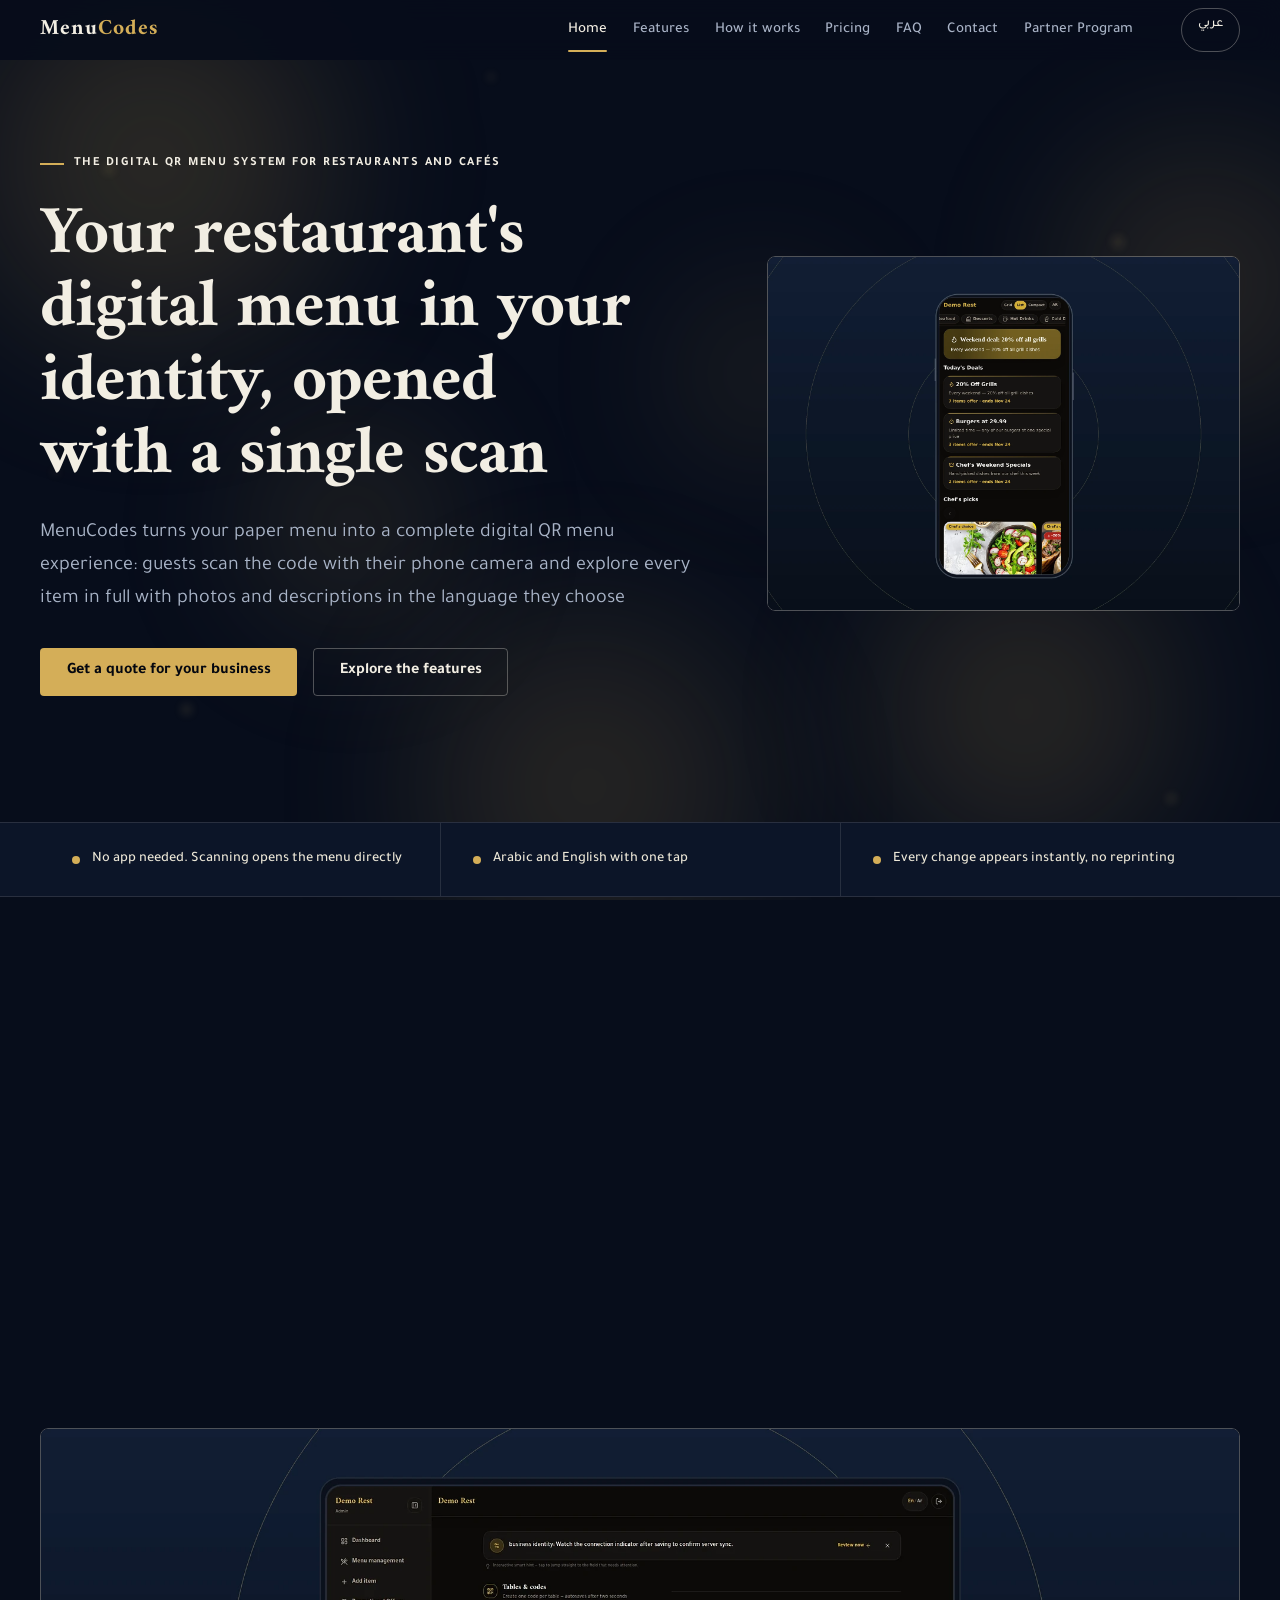
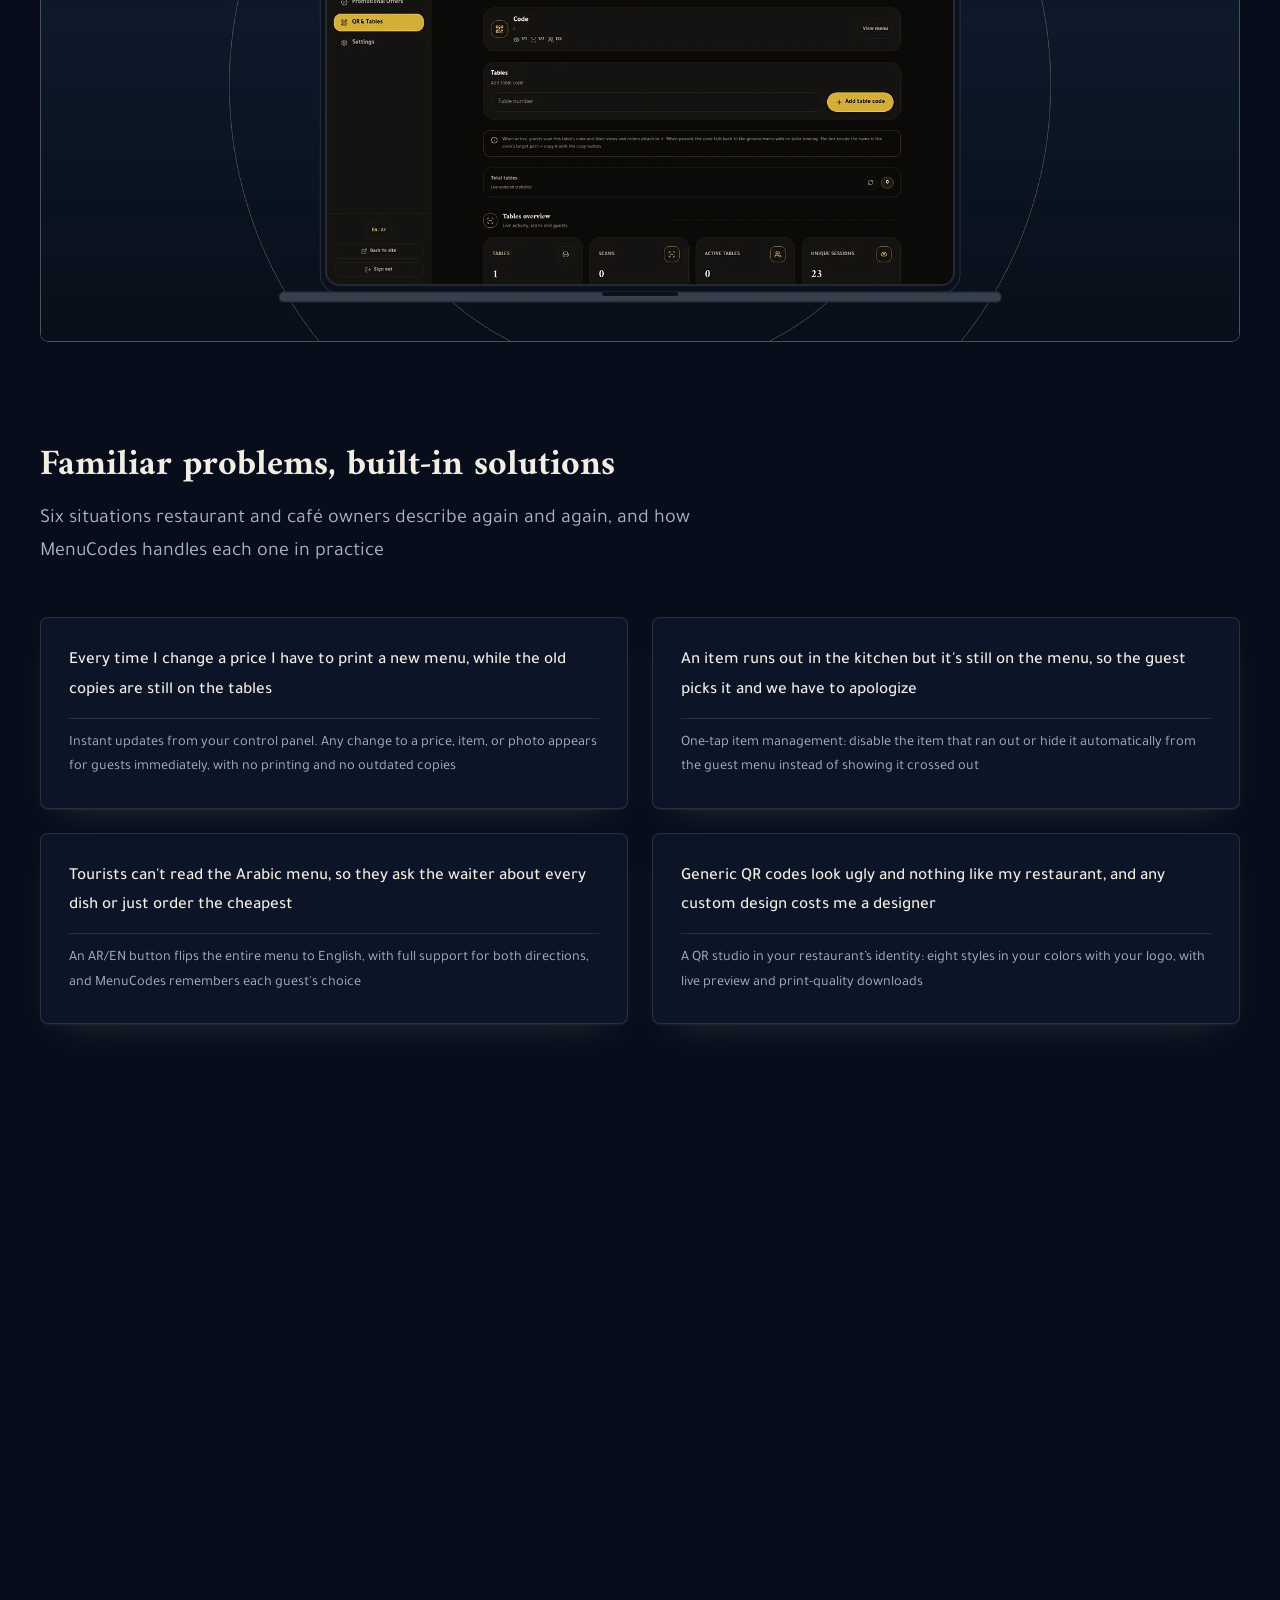
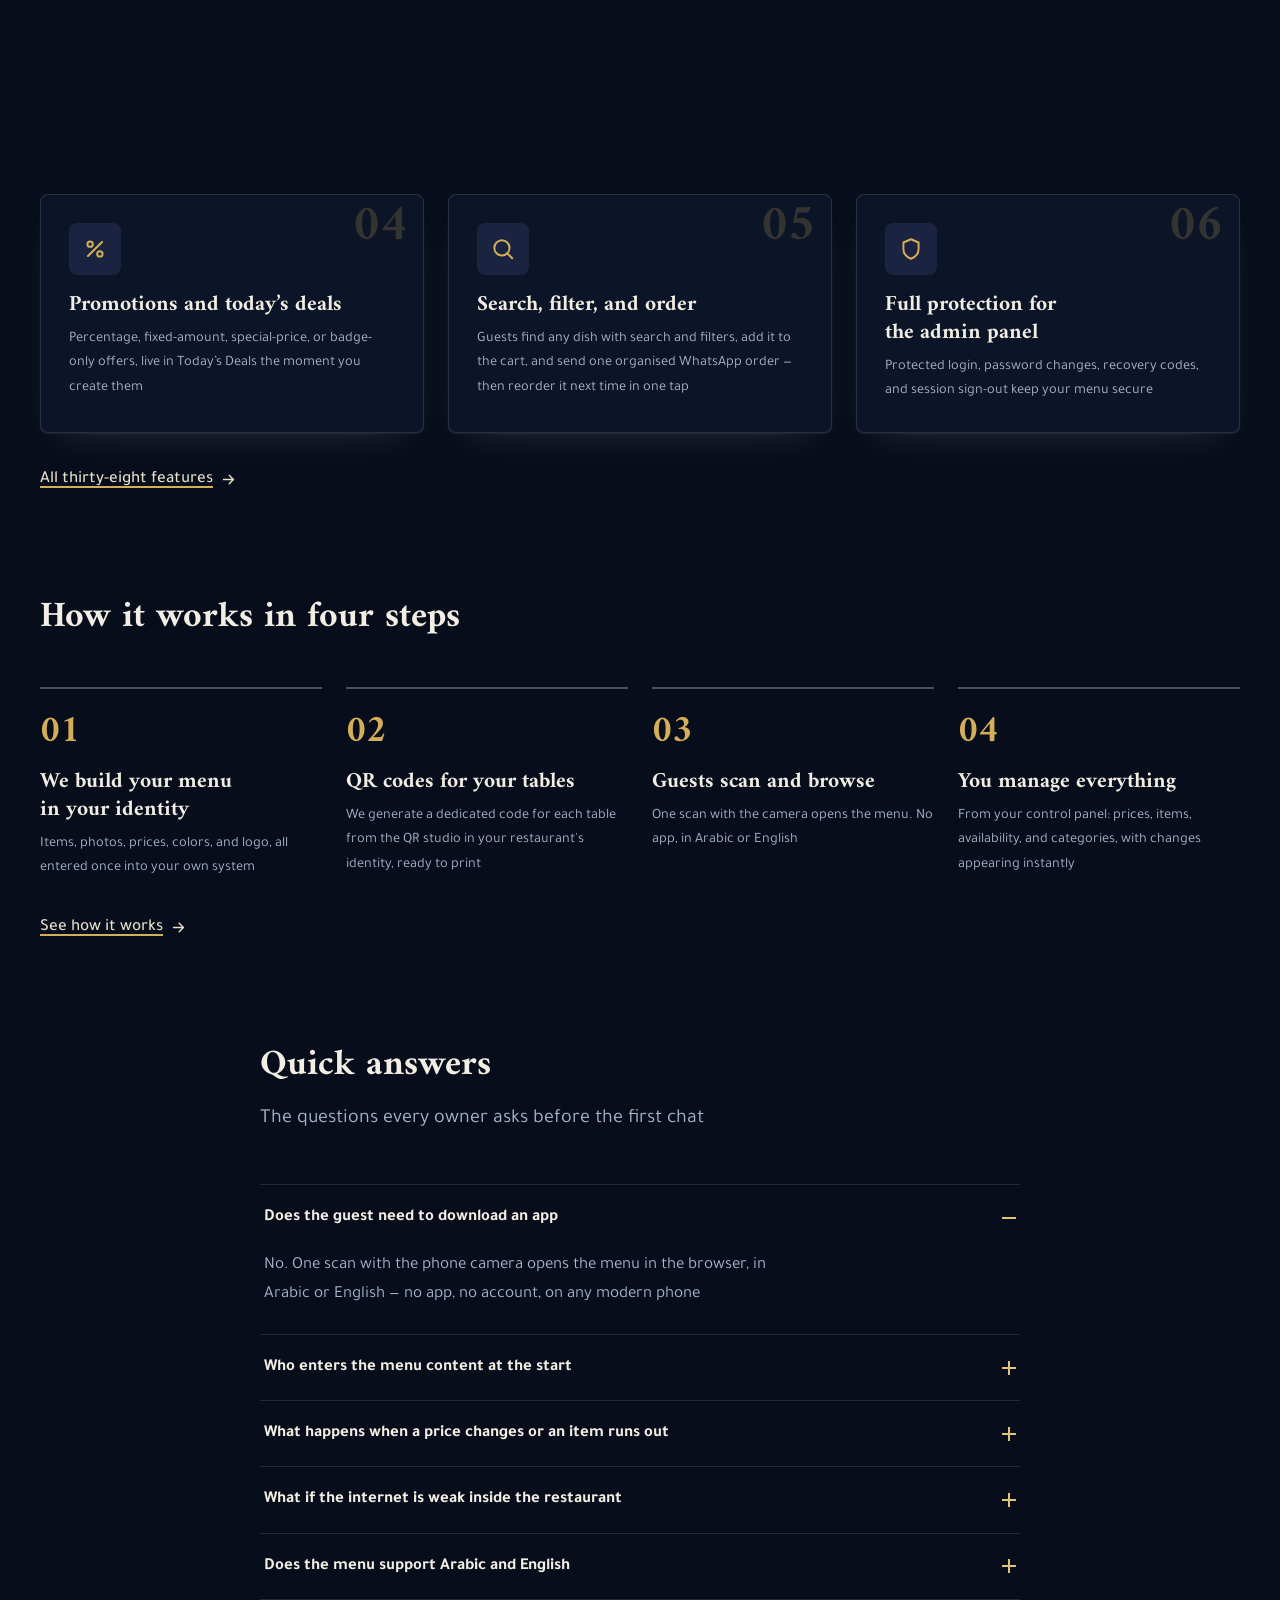
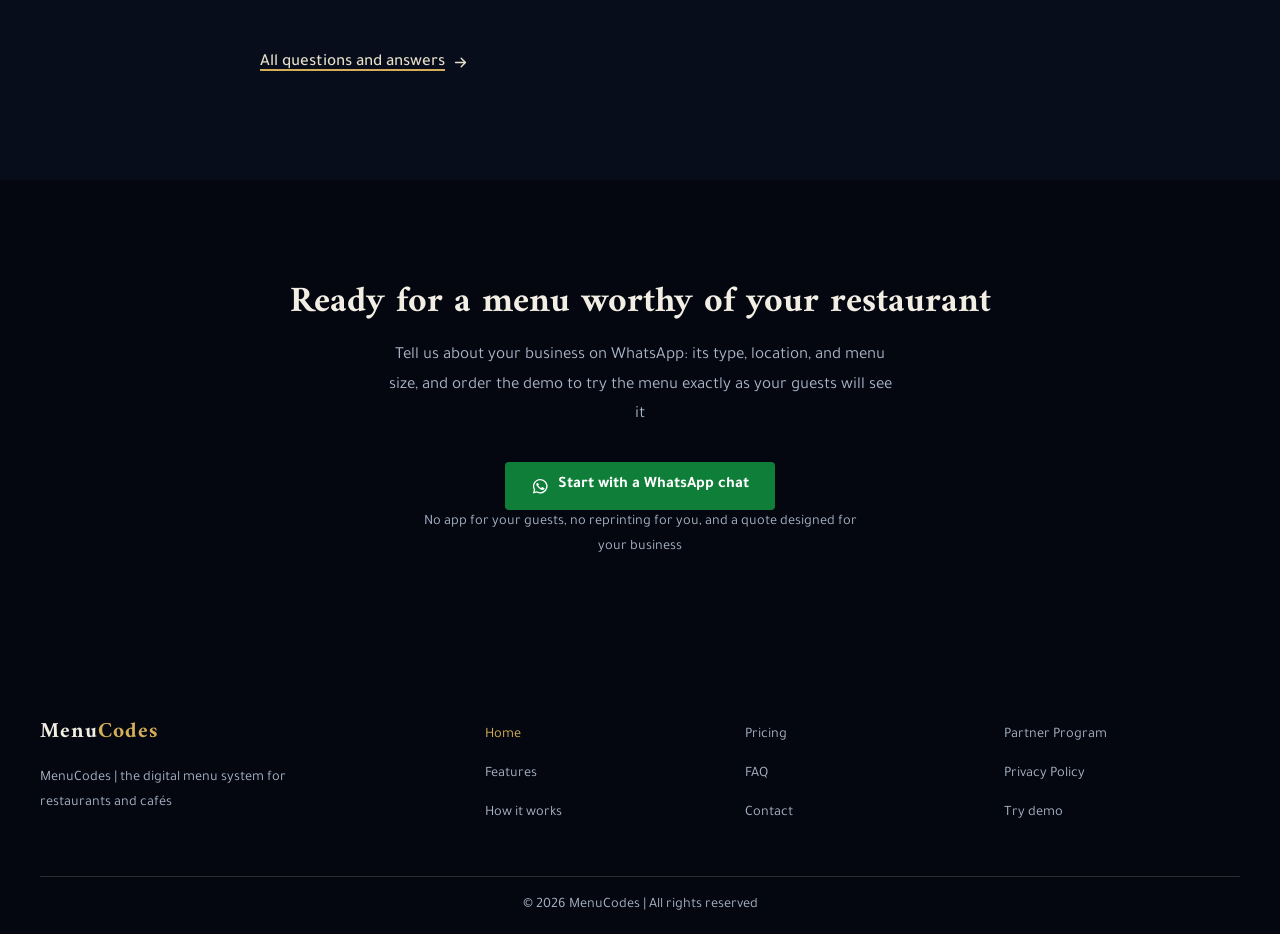
<file: index.html>
<!DOCTYPE html>
<html lang="en" dir="ltr">
<head>
<meta charset="UTF-8">
<script src="assets/js/boot.js"></script>
<meta name="viewport" content="width=device-width, initial-scale=1">
<meta name="robots" content="index, follow">
<title data-i18n="pages.index.page_title">MenuCodes | Digital QR Menu for Restaurants &amp; Cafés</title>
<meta name="description" data-i18n-attr="content:pages.index.meta_description" content="MenuCodes is the electronic QR menu system for restaurants and cafés: bilingual Arabic–English menus in your own identity, opened with one scan, no app needed">
<link rel="canonical" href="https://menu.codes/" data-abs-url="href">
<link rel="alternate" hreflang="en" href="https://menu.codes/" data-abs-url="href">
<link rel="alternate" hreflang="ar" href="https://menu.codes/?lang=ar" data-abs-url="href">
<link rel="alternate" hreflang="x-default" href="https://menu.codes/" data-abs-url="href">
<meta property="og:type" content="website">
<meta property="og:site_name" content="MenuCodes">
<meta property="og:locale" content="en_US">
<meta property="og:locale:alternate" content="ar_AR">
<meta property="og:title" data-i18n-attr="content:pages.index.page_title" content="MenuCodes | Digital QR Menu for Restaurants &amp; Cafés">
<meta property="og:description" data-i18n-attr="content:pages.index.meta_description" content="MenuCodes is the electronic QR menu system for restaurants and cafés: bilingual Arabic–English menus in your own identity, opened with one scan, no app needed">
<meta property="og:url" content="https://menu.codes/" data-abs-url="content">
<meta property="og:image" content="https://menu.codes/images/hero-home.webp" data-og-img-en="https://menu.codes/images/hero-home.webp" data-og-img-ar="https://menu.codes/images/hero-home-ar.webp" data-abs-url="content">
<meta property="og:image:width" content="1600">
<meta property="og:image:height" content="1200">
<meta property="og:image:type" content="image/webp">
<meta property="og:image:alt" data-i18n-attr="content:pages.index.seo.og_image_alt" content="MenuCodes digital QR menu on a smartphone, showing menu categories and daily offers">
<meta name="twitter:image" content="https://menu.codes/images/hero-home.webp" data-og-img-en="https://menu.codes/images/hero-home.webp" data-og-img-ar="https://menu.codes/images/hero-home-ar.webp" data-abs-url="content">
<meta name="twitter:image:alt" data-i18n-attr="content:pages.index.seo.og_image_alt" content="MenuCodes digital QR menu on a smartphone, showing menu categories and daily offers">
<meta name="twitter:card" content="summary_large_image">
<meta name="twitter:title" data-i18n-attr="content:pages.index.page_title" content="MenuCodes | Digital QR Menu for Restaurants &amp; Cafés">
<meta name="twitter:description" data-i18n-attr="content:pages.index.meta_description" content="MenuCodes is the electronic QR menu system for restaurants and cafés: bilingual Arabic–English menus in your own identity, opened with one scan, no app needed">
<meta name="theme-color" content="#0B1B33">
<meta name="referrer" content="strict-origin-when-cross-origin">
<script type="application/ld+json">
{"@context":"https://schema.org","@type":"Organization","name":"MenuCodes","url":"https://menu.codes/","logo":"https://menu.codes/images/apple-touch-icon.png","description":"MenuCodes is the electronic QR menu system for restaurants and cafés: bilingual Arabic–English menus in your own identity, opened with one scan, no app needed","brand":{"@type":"Brand","name":"MenuCodes"},"contactPoint":{"@type":"ContactPoint","email":"contact@mydomin.com","contactType":"sales","availableLanguage":["Arabic","English"]}}
</script>
<script type="application/ld+json">
{"@context":"https://schema.org","@type":"WebSite","name":"MenuCodes","url":"https://menu.codes/","inLanguage":["en","ar"]}
</script>
<script type="application/ld+json">
{"@context":"https://schema.org","@type":"SoftwareApplication","name":"MenuCodes","applicationCategory":"BusinessApplication","operatingSystem":"Web","url":"https://menu.codes/","inLanguage":["en","ar"],"description":"MenuCodes is the electronic QR menu system for restaurants and cafés: bilingual Arabic–English menus in your own identity, opened with one scan, no app needed","featureList":["Bilingual Arabic–English menus","QR codes for every table","Menu search and smart filters","WhatsApp ordering and one-tap reorder","Promotions and Today's Deals","Admin panel with dashboard statistics"]}
</script>
<script type="application/ld+json">
{"@context": "https://schema.org", "@type": "WebPage", "name": "MenuCodes | Digital QR Menu for Restaurants & Cafés", "url": "https://menu.codes/", "description": "MenuCodes is the electronic QR menu system for restaurants and cafés: bilingual Arabic–English menus in your own identity, opened with one scan, no app needed", "inLanguage": ["en", "ar"], "isPartOf": {"@type": "WebSite", "name": "MenuCodes", "url": "https://menu.codes/"}, "publisher": {"@type": "Organization", "name": "MenuCodes", "url": "https://menu.codes/", "logo": "https://menu.codes/images/apple-touch-icon.png"}, "primaryImageOfPage": {"@type": "ImageObject", "url": "https://menu.codes/images/hero-home.webp", "width": 1600, "height": 1200}}
</script>
<link rel="icon" type="image/svg+xml" href="images/favicon.svg">
<link rel="icon" href="images/favicon.ico" sizes="any">
<link rel="icon" type="image/png" sizes="48x48" href="images/favicon-48.png">
<link rel="icon" type="image/png" sizes="96x96" href="images/favicon-96.png">
<link rel="icon" type="image/png" sizes="16x16" href="images/favicon-16.png">
<link rel="icon" type="image/png" sizes="32x32" href="images/favicon-32.png">
<link rel="icon" type="image/png" sizes="180x180" href="images/favicon-180.png">
<link rel="icon" type="image/png" sizes="192x192" href="images/favicon-192.png">
<link rel="apple-touch-icon" href="images/apple-touch-icon.png">
<link rel="manifest" href="assets/site.webmanifest">
<link rel="preconnect" href="https://fonts.googleapis.com">
<link rel="preconnect" href="https://fonts.gstatic.com" crossorigin>
<link href="https://fonts.googleapis.com/css2?family=Amiri:wght@400;700&family=Tajawal:wght@400;500;700&display=swap" rel="stylesheet">
<link rel="stylesheet" href="assets/css/main.css">
</head>
<body>
<a class="skip-link" href="#main" data-i18n="aria.skip_link">Skip to main content</a>
<svg class="mc-symbols" aria-hidden="true" focusable="false">
<defs>
<symbol id="mc-wa" viewBox="0 0 24 24" fill="currentColor"><path d="M12 2.5A9.5 9.5 0 0 0 3.7 16.6L2.5 21.5l5-1.2A9.5 9.5 0 1 0 12 2.5Zm0 17.3a7.8 7.8 0 0 1-4-1.1l-.3-.2-2.9.7.8-2.8-.2-.3a7.8 7.8 0 1 1 6.6 3.7Zm4.3-5.8c-.2-.1-1.4-.7-1.6-.8-.2-.1-.4-.1-.6.1l-.7.9c-.1.2-.3.2-.5.1a6.4 6.4 0 0 1-3.2-2.8c-.2-.4 0-.5.1-.6l.4-.5c.1-.2.1-.3 0-.5l-.8-1.8c-.2-.5-.4-.4-.6-.4h-.5c-.2 0-.5.2-.7.3-.9.9-1 2.4 0 3.9 1.2 1.8 2.9 3.2 4.9 4.3.7.3 1.2.5 1.6.6.7.2 1.3.2 1.8.1.6-.1 1.4-.6 1.6-1.2.2-.6.2-1 .1-1.2 0-.1-.2-.1-.4-.2Z"/></symbol>
</defs>
</svg>
<header class="site-head">
  <div class="container site-head__inner">
    <a class="brand" href="./"><span class="brand__word">Menu<span class="brand__codes">Codes</span></span></a>
    <nav class="site-nav" aria-label="MenuCodes">
      <a href="./" aria-current="page" data-i18n="shared.nav.index">Home</a><a href="features/" data-i18n="shared.nav.features">Features</a><a href="how-it-works/" data-i18n="shared.nav.how-it-works">How it works</a><a href="pricing/" data-i18n="shared.nav.pricing">Pricing</a><a href="faq/" data-i18n="shared.nav.faq">FAQ</a><a href="contact/" data-i18n="shared.nav.contact">Contact</a><a href="partners/" data-i18n="shared.nav.partners">Partner Program</a>
    </nav>
    <div class="site-head__actions">
      <a id="langToggle" class="lang-toggle" href="?lang=ar" data-i18n-attr="aria-label:aria.lang_switch" aria-label="Switch language — عربي"><span lang="ar">عربي</span></a>
    </div>
    <button class="nav-toggle" type="button" aria-expanded="false" aria-controls="mobileNav" data-i18n-attr="aria-label:aria.nav_open" aria-label="Open the navigation menu"><span class="nav-toggle__bar"></span><span class="nav-toggle__bar"></span></button>
  </div>
</header>
<div class="mobile-nav" id="mobileNav">
  <div class="container">
    <a class="mobile-nav__link" href="./" aria-current="page" data-i18n="shared.nav.index">Home</a><a class="mobile-nav__link" href="features/" data-i18n="shared.nav.features">Features</a><a class="mobile-nav__link" href="how-it-works/" data-i18n="shared.nav.how-it-works">How it works</a><a class="mobile-nav__link" href="pricing/" data-i18n="shared.nav.pricing">Pricing</a><a class="mobile-nav__link" href="faq/" data-i18n="shared.nav.faq">FAQ</a><a class="mobile-nav__link" href="contact/" data-i18n="shared.nav.contact">Contact</a><a class="mobile-nav__link" href="partners/" data-i18n="shared.nav.partners">Partner Program</a>
    <div class="mobile-nav__actions">
      <a class="lang-toggle" href="?lang=ar" data-lang-toggle-alt data-i18n-attr="aria-label:aria.lang_switch" aria-label="Switch language — عربي"><span lang="ar">عربي</span></a>
    </div>
  </div>
</div>
<main id="main" tabindex="-1">
<section class="hero--split">
  <div class="container hero--split__grid">
    <div>
      <p class="kicker reveal" data-i18n="pages.index.sections.hero.kicker">The digital QR menu system for restaurants and cafés</p>
      <h1 class="reveal rd-5" data-i18n="pages.index.sections.hero.heading">Your restaurant&#x27;s digital menu in your identity, opened with a single scan</h1>
      <p class="lead reveal rd-10" data-i18n="pages.index.sections.hero.subheading">MenuCodes turns your paper menu into a complete digital QR menu experience: guests scan the code with their phone camera and explore every item in full with photos and descriptions in the language they choose</p>
      <div class="hero__actions reveal rd-15">
        <a class="btn btn--gold btn--lg" href="contact/"><span data-i18n="pages.index.sections.hero.cta_primary">Get a quote for your business</span></a>
        <a class="btn btn--ghost btn--lg" href="features/"><span data-i18n="pages.index.sections.hero.cta_secondary">Explore the features</span></a>
      </div>
    </div>
    <figure class="hero__figure reveal rd-10">
      <picture>
  <source srcset="images/hero-home.webp" type="image/webp">
  <img src="images/hero-home.webp" data-img-en="images/hero-home.webp" data-img-ar="images/hero-home-ar.webp" class="hero__img" width="1600" height="1200" fetchpriority="high" decoding="async" data-i18n-attr="alt:images.hero_home.alt" alt="Smartphone mockup showing the MenuCodes digital menu with category pills, a weekend deals banner, Today&#x27;s Deals and the Chef&#x27;s picks carousel">
</picture>
    </figure>
  </div>
</section>
<section class="facts">
  <div class="container">
    <ul class="facts__list">
      <li class="reveal"><span class="facts__dot" aria-hidden="true"></span><span data-i18n="pages.index.sections.quick_facts.1">No app needed. Scanning opens the menu directly</span></li>
<li class="reveal"><span class="facts__dot" aria-hidden="true"></span><span data-i18n="pages.index.sections.quick_facts.2">Arabic and English with one tap</span></li>
<li class="reveal"><span class="facts__dot" aria-hidden="true"></span><span data-i18n="pages.index.sections.quick_facts.3">Every change appears instantly, no reprinting</span></li>
    </ul>
  </div>
</section>
<section class="section">
  <div class="container">
    <header class="section__head">
    <h2 class="reveal" data-i18n="pages.index.sections.pillars.heading">Why MenuCodes</h2>
  </header>
    <div class="card-grid card-grid--3">
      <article class="feature-card reveal rd-0">
  <span class="feature-card__num" aria-hidden="true">01</span>
  <div class="feature-card__icon"><svg viewBox="0 0 24 24" fill="none" stroke="currentColor" stroke-width="1.8" stroke-linecap="round" stroke-linejoin="round" aria-hidden="true" focusable="false"><circle cx="9" cy="8" r="3.5"/><path d="M3 20c0-3.5 2.7-6 6-6s6 2.5 6 6"/><path d="M16 5a3.5 3.5 0 0 1 0 6.6M17.5 14.5c2 .8 3.5 2.8 3.5 5.5"/></svg></div>
  <h3 data-i18n="pages.index.sections.pillars.items.1.title">For your guests</h3>
  <p data-i18n="pages.index.sections.pillars.items.1.copy">One scan opens a complete digital menu with photos, descriptions, and ingredients, in their preferred language, in the view that suits them</p>
</article>
<article class="feature-card reveal rd-10">
  <span class="feature-card__num" aria-hidden="true">02</span>
  <div class="feature-card__icon"><svg viewBox="0 0 24 24" fill="none" stroke="currentColor" stroke-width="1.8" stroke-linecap="round" stroke-linejoin="round" aria-hidden="true" focusable="false"><path d="M5 4v5M5 13v7M12 4v1M12 9v11M19 4v9M19 17v3"/><circle cx="5" cy="11" r="2"/><circle cx="12" cy="7" r="2"/><circle cx="19" cy="15" r="2"/></svg></div>
  <h3 data-i18n="pages.index.sections.pillars.items.2.title">For your operations</h3>
  <p data-i18n="pages.index.sections.pillars.items.2.copy">Change a price, add an item, disable what ran out, all from your control panel, visible to guests instantly with no reprinting</p>
</article>
<article class="feature-card reveal rd-20">
  <span class="feature-card__num" aria-hidden="true">03</span>
  <div class="feature-card__icon"><svg viewBox="0 0 24 24" fill="none" stroke="currentColor" stroke-width="1.8" stroke-linecap="round" stroke-linejoin="round" aria-hidden="true" focusable="false"><circle cx="12" cy="12" r="8"/><circle cx="9" cy="10" r="1.1"/><circle cx="14.5" cy="9" r="1.1"/><circle cx="15.5" cy="14.5" r="1.1"/></svg></div>
  <h3 data-i18n="pages.index.sections.pillars.items.3.title">For your brand</h3>
  <p data-i18n="pages.index.sections.pillars.items.3.copy">Your name, logo, and colors on every screen, with QR codes designed in your identity. Guests see your restaurant, not a third-party platform</p>
</article>
    </div>
  </div>
</section>
<section class="section section--flush-top">
  <div class="container">
  <figure class="banner reveal">
    <picture>
  <source srcset="images/hospitality-detail.webp" type="image/webp">
  <img src="images/hospitality-detail.webp" data-img-en="images/hospitality-detail.webp" data-img-ar="images/hospitality-detail-ar.webp" width="2016" height="864" loading="lazy" decoding="async" data-i18n-attr="alt:images.hospitality_detail.alt" alt="Desktop browser showing table QR code management in the MenuCodes admin panel with the Tables and codes page">
</picture>
  </figure>
</div>
</section>
<section class="section section--flush-top">
  <div class="container">
    <header class="section__head">
    <h2 class="reveal" data-i18n="pages.index.sections.pain_solutions.heading">Familiar problems, built-in solutions</h2>
    <p class="lead reveal rd-5" data-i18n="pages.index.sections.pain_solutions.intro">Six situations restaurant and café owners describe again and again, and how MenuCodes handles each one in practice</p>
  </header>
    <div class="pair-grid">
      <article class="pair reveal rd-10">
  <p class="pair__problem" data-i18n="pages.index.sections.pain_solutions.pairs.1.problem">Every time I change a price I have to print a new menu, while the old copies are still on the tables</p>
  <p class="pair__solution" data-i18n="pages.index.sections.pain_solutions.pairs.1.solution">Instant updates from your control panel. Any change to a price, item, or photo appears for guests immediately, with no printing and no outdated copies</p>
</article>
<article class="pair reveal rd-0">
  <p class="pair__problem" data-i18n="pages.index.sections.pain_solutions.pairs.2.problem">An item runs out in the kitchen but it&#x27;s still on the menu, so the guest picks it and we have to apologize</p>
  <p class="pair__solution" data-i18n="pages.index.sections.pain_solutions.pairs.2.solution">One-tap item management: disable the item that ran out or hide it automatically from the guest menu instead of showing it crossed out</p>
</article>
<article class="pair reveal rd-10">
  <p class="pair__problem" data-i18n="pages.index.sections.pain_solutions.pairs.3.problem">Tourists can&#x27;t read the Arabic menu, so they ask the waiter about every dish or just order the cheapest</p>
  <p class="pair__solution" data-i18n="pages.index.sections.pain_solutions.pairs.3.solution">An AR/EN button flips the entire menu to English, with full support for both directions, and MenuCodes remembers each guest&#x27;s choice</p>
</article>
<article class="pair reveal rd-0">
  <p class="pair__problem" data-i18n="pages.index.sections.pain_solutions.pairs.4.problem">Generic QR codes look ugly and nothing like my restaurant, and any custom design costs me a designer</p>
  <p class="pair__solution" data-i18n="pages.index.sections.pain_solutions.pairs.4.solution">A QR studio in your restaurant’s identity: eight styles in your colors with your logo, with live preview and print-quality downloads</p>
</article>
<article class="pair reveal rd-10">
  <p class="pair__problem" data-i18n="pages.index.sections.pain_solutions.pairs.5.problem">I don&#x27;t know which items guests actually look at, so I make changes by guessing</p>
  <p class="pair__solution" data-i18n="pages.index.sections.pain_solutions.pairs.5.solution">Dashboard statistics in the admin panel: total views, most-viewed items, a seven-day views trend, and per-table engagement</p>
</article>
<article class="pair reveal rd-0">
  <p class="pair__problem" data-i18n="pages.index.sections.pain_solutions.pairs.6.problem">Guests are asked to download an app to see the menu, so they ignore it and ask for the paper one</p>
  <p class="pair__solution" data-i18n="pages.index.sections.pain_solutions.pairs.6.solution">A single scan with the phone camera opens the electronic menu instantly. No app and no sign-up, even on weak internet</p>
</article>
    </div>
  </div>
</section>
<section class="section section--flush-top">
  <div class="container">
    <header class="section__head">
    <h2 class="reveal" data-i18n="pages.index.sections.features_teaser.heading">A look at the features</h2>
    <p class="lead reveal rd-5" data-i18n="pages.index.sections.features_teaser.intro">A sample of the thirty-eight features. The full list is on the features page</p>
  </header>
    <div class="card-grid card-grid--3">
      <article class="feature-card reveal rd-0">
  <span class="feature-card__num" aria-hidden="true">01</span>
  <div class="feature-card__icon"><svg viewBox="0 0 24 24" fill="none" stroke="currentColor" stroke-width="1.8" stroke-linecap="round" stroke-linejoin="round" aria-hidden="true" focusable="false"><rect x="4" y="5" width="16" height="14" rx="2"/><circle cx="9" cy="10" r="1.6"/><path d="M4 17l5-4 3.5 3 3-2.5L20 17"/></svg></div>
  <h3 data-i18n="pages.index.sections.features_teaser.cards.1.title">A photo and description for every item</h3>
  <p data-i18n="pages.index.sections.features_teaser.cards.1.copy">An optimized photo and an Arabic and English description for every dish on your restaurant menu, so guests can preview what they&#x27;re ordering before they order it</p>
</article>
<article class="feature-card reveal rd-10">
  <span class="feature-card__num" aria-hidden="true">02</span>
  <div class="feature-card__icon"><svg viewBox="0 0 24 24" fill="none" stroke="currentColor" stroke-width="1.8" stroke-linecap="round" stroke-linejoin="round" aria-hidden="true" focusable="false"><path d="M4 4h7l9 9-7 7-9-9V4Z"/><circle cx="8.5" cy="8.5" r="1.4"/></svg></div>
  <h3 data-i18n="pages.index.sections.features_teaser.cards.2.title">Ingredients and dietary tags</h3>
  <p data-i18n="pages.index.sections.features_teaser.cards.2.copy">Ingredient lists with vegetarian and gluten-free badges plus calories. Clear information for guests with allergies and diets</p>
</article>
<article class="feature-card reveal rd-20">
  <span class="feature-card__num" aria-hidden="true">03</span>
  <div class="feature-card__icon"><svg viewBox="0 0 24 24" fill="none" stroke="currentColor" stroke-width="1.8" stroke-linecap="round" stroke-linejoin="round" aria-hidden="true" focusable="false"><rect x="4" y="4" width="16" height="16" rx="2"/><path d="M8 8h2.5v2.5H8zM13.5 13.5H16V16h-2.5zM8 14v2.5M14 8h2.5"/></svg></div>
  <h3 data-i18n="pages.index.sections.features_teaser.cards.3.title">A dedicated QR code for every table</h3>
  <p data-i18n="pages.index.sections.features_teaser.cards.3.copy">A code for each table that shows its number in the menu and ties engagement to the right spot</p>
</article>
<article class="feature-card reveal rd-0">
  <span class="feature-card__num" aria-hidden="true">04</span>
  <div class="feature-card__icon"><svg viewBox="0 0 24 24" fill="none" stroke="currentColor" stroke-width="1.8" stroke-linecap="round" stroke-linejoin="round" aria-hidden="true" focusable="false"><path d="M18.5 5.5 5.5 18.5"/><circle cx="7.5" cy="7.5" r="2.5"/><circle cx="16.5" cy="16.5" r="2.5"/></svg></div>
  <h3 data-i18n="pages.index.sections.features_teaser.cards.4.title">Promotions and today’s deals</h3>
  <p data-i18n="pages.index.sections.features_teaser.cards.4.copy">Percentage, fixed-amount, special-price, or badge-only offers, live in Today’s Deals the moment you create them</p>
</article>
<article class="feature-card reveal rd-10">
  <span class="feature-card__num" aria-hidden="true">05</span>
  <div class="feature-card__icon"><svg viewBox="0 0 24 24" fill="none" stroke="currentColor" stroke-width="1.8" stroke-linecap="round" stroke-linejoin="round" aria-hidden="true" focusable="false"><circle cx="11" cy="11" r="7"/><path d="m20.5 20.5-4.6-4.6"/></svg></div>
  <h3 data-i18n="pages.index.sections.features_teaser.cards.5.title">Search, filter, and order</h3>
  <p data-i18n="pages.index.sections.features_teaser.cards.5.copy">Guests find any dish with search and filters, add it to the cart, and send one organised WhatsApp order — then reorder it next time in one tap</p>
</article>
<article class="feature-card reveal rd-20">
  <span class="feature-card__num" aria-hidden="true">06</span>
  <div class="feature-card__icon"><svg viewBox="0 0 24 24" fill="none" stroke="currentColor" stroke-width="1.8" stroke-linecap="round" stroke-linejoin="round" aria-hidden="true" focusable="false"><path d="M12 3l7 3v6c0 4.5-3 7.5-7 9-4-1.5-7-4.5-7-9V6l7-3Z"/></svg></div>
  <h3 data-i18n="pages.index.sections.features_teaser.cards.6.title">Full protection for the admin panel</h3>
  <p data-i18n="pages.index.sections.features_teaser.cards.6.copy">Protected login, password changes, recovery codes, and session sign-out keep your menu secure</p>
</article>
    </div>
    <div class="steps-teaser__link reveal">
      <a class="text-link" href="features/#sg-owner-1"><span data-i18n="pages.index.sections.features_teaser.link">All thirty-eight features</span><svg class="flip-rtl" viewBox="0 0 24 24" fill="none" stroke="currentColor" stroke-width="2" stroke-linecap="round" stroke-linejoin="round" aria-hidden="true" focusable="false"><path d="M5 12h14M13 6l6 6-6 6"/></svg></a>
    </div>
  </div>
</section>
<section class="section section--flush-top">
  <div class="container">
    <header class="section__head">
    <h2 class="reveal" data-i18n="pages.index.sections.steps_teaser.heading">How it works in four steps</h2>
  </header>
    <div class="step-grid">
      <div class="step-card reveal rd-0">
  <span class="step-card__num" aria-hidden="true">01</span>
  <h3 data-i18n="pages.index.sections.steps_teaser.steps.1.title">We build your menu in your identity</h3>
  <p data-i18n="pages.index.sections.steps_teaser.steps.1.copy">Items, photos, prices, colors, and logo, all entered once into your own system</p>
</div>
<div class="step-card reveal rd-10">
  <span class="step-card__num" aria-hidden="true">02</span>
  <h3 data-i18n="pages.index.sections.steps_teaser.steps.2.title">QR codes for your tables</h3>
  <p data-i18n="pages.index.sections.steps_teaser.steps.2.copy">We generate a dedicated code for each table from the QR studio in your restaurant&#x27;s identity, ready to print</p>
</div>
<div class="step-card reveal rd-20">
  <span class="step-card__num" aria-hidden="true">03</span>
  <h3 data-i18n="pages.index.sections.steps_teaser.steps.3.title">Guests scan and browse</h3>
  <p data-i18n="pages.index.sections.steps_teaser.steps.3.copy">One scan with the camera opens the menu. No app, in Arabic or English</p>
</div>
<div class="step-card reveal rd-30">
  <span class="step-card__num" aria-hidden="true">04</span>
  <h3 data-i18n="pages.index.sections.steps_teaser.steps.4.title">You manage everything</h3>
  <p data-i18n="pages.index.sections.steps_teaser.steps.4.copy">From your control panel: prices, items, availability, and categories, with changes appearing instantly</p>
</div>
    </div>
    <div class="steps-teaser__link reveal">
      <a class="text-link" href="how-it-works/"><span data-i18n="pages.index.sections.steps_teaser.link">See how it works</span><svg class="flip-rtl" viewBox="0 0 24 24" fill="none" stroke="currentColor" stroke-width="2" stroke-linecap="round" stroke-linejoin="round" aria-hidden="true" focusable="false"><path d="M5 12h14M13 6l6 6-6 6"/></svg></a>
    </div>
  </div>
</section>
<section class="section section--flush-top">
  <div class="container container--narrow">
    <header class="section__head">
    <h2 class="reveal" data-i18n="pages.index.sections.faq_teaser.heading">Quick answers</h2>
    <p class="lead reveal rd-5" data-i18n="pages.index.sections.faq_teaser.intro">The questions every owner asks before the first chat</p>
  </header>
    <div class="acc-group">
      <div class="acc">
<div class="acc__item" data-open="true">
  <h3 class="acc__heading"><button type="button" class="acc__button" id="index-faq-btn-1" aria-expanded="true" aria-controls="index-faq-panel-1"><span data-i18n="pages.index.sections.faq_teaser.items.1.q">Does the guest need to download an app</span><span class="acc__icon" aria-hidden="true"></span></button></h3>
  <div class="acc__panel" id="index-faq-panel-1" role="region" aria-labelledby="index-faq-btn-1"><div class="acc__panel-inner"><p data-i18n="pages.index.sections.faq_teaser.items.1.a">No. One scan with the phone camera opens the menu in the browser, in Arabic or English</p></div></div>
</div>
<div class="acc__item" data-open="false">
  <h3 class="acc__heading"><button type="button" class="acc__button" id="index-faq-btn-2" aria-expanded="false" aria-controls="index-faq-panel-2"><span data-i18n="pages.index.sections.faq_teaser.items.2.q">Who enters the menu content at the start</span><span class="acc__icon" aria-hidden="true"></span></button></h3>
  <div class="acc__panel" id="index-faq-panel-2" role="region" aria-labelledby="index-faq-btn-2"><div class="acc__panel-inner"><p data-i18n="pages.index.sections.faq_teaser.items.2.a">We do. Items, prices, photos, categories, and your business&#x27;s identity are entered all at once, and afterwards you manage everything from the admin panel</p></div></div>
</div>
<div class="acc__item" data-open="false">
  <h3 class="acc__heading"><button type="button" class="acc__button" id="index-faq-btn-3" aria-expanded="false" aria-controls="index-faq-panel-3"><span data-i18n="pages.index.sections.faq_teaser.items.3.q">What happens when a price changes or an item runs out</span><span class="acc__icon" aria-hidden="true"></span></button></h3>
  <div class="acc__panel" id="index-faq-panel-3" role="region" aria-labelledby="index-faq-btn-3"><div class="acc__panel-inner"><p data-i18n="pages.index.sections.faq_teaser.items.3.a">You update it from the admin panel and it appears for guests instantly, with no reprinting and no waiting</p></div></div>
</div>
<div class="acc__item" data-open="false">
  <h3 class="acc__heading"><button type="button" class="acc__button" id="index-faq-btn-4" aria-expanded="false" aria-controls="index-faq-panel-4"><span data-i18n="pages.index.sections.faq_teaser.items.4.q">What if the internet is weak inside the restaurant</span><span class="acc__icon" aria-hidden="true"></span></button></h3>
  <div class="acc__panel" id="index-faq-panel-4" role="region" aria-labelledby="index-faq-btn-4"><div class="acc__panel-inner"><p data-i18n="pages.index.sections.faq_teaser.items.4.a">The menu is a lightweight version that opens even on a weak connection without waiting</p></div></div>
</div>
<div class="acc__item" data-open="false">
  <h3 class="acc__heading"><button type="button" class="acc__button" id="index-faq-btn-5" aria-expanded="false" aria-controls="index-faq-panel-5"><span data-i18n="pages.index.sections.faq_teaser.items.5.q">Does the menu support Arabic and English</span><span class="acc__icon" aria-hidden="true"></span></button></h3>
  <div class="acc__panel" id="index-faq-panel-5" role="region" aria-labelledby="index-faq-btn-5"><div class="acc__panel-inner"><p data-i18n="pages.index.sections.faq_teaser.items.5.a">Yes, a clear AR/EN button flips the entire menu between both languages, and MenuCodes remembers each guest&#x27;s choice and reopens in their preferred language automatically</p></div></div>
</div>
      </div>
    </div>
    <div class="steps-teaser__link reveal">
      <a class="text-link" href="faq/"><span data-i18n="pages.index.sections.faq_teaser.link">All questions and answers</span><svg class="flip-rtl" viewBox="0 0 24 24" fill="none" stroke="currentColor" stroke-width="2" stroke-linecap="round" stroke-linejoin="round" aria-hidden="true" focusable="false"><path d="M5 12h14M13 6l6 6-6 6"/></svg></a>
    </div>
  </div>
</section>
<section class="section cta-band">
  <div class="container">
    <h2 class="reveal" data-i18n="pages.index.sections.final_cta.heading">Ready for a menu worthy of your restaurant</h2>
    <p class="reveal rd-5" data-i18n="pages.index.sections.final_cta.copy">Tell us about your business on WhatsApp: its type, location, and menu size, and order the demo to try the menu exactly as your guests will see it</p>
    <div class="cta-band__actions reveal rd-10">
      <a href="https://wa.me/15551234567" class="btn btn--whatsapp btn--lg" data-wa data-wa-text="whatsapp.pretext.merged" target="_blank" rel="noopener noreferrer"><svg class="btn__icon" aria-hidden="true" focusable="false"><use href="#mc-wa"/></svg><span data-i18n="pages.index.sections.final_cta.button">Start with a WhatsApp chat</span></a>
    </div>
    <p class="cta-band__note reveal rd-15" data-i18n="pages.index.sections.final_cta.reassure">No app for your guests, no reprinting for you, and a quote designed for your business</p>
  </div>
</section>

</main>
<footer class="site-foot">
  <div class="container">
    <div class="site-foot__grid">
      <div>
        <a class="brand brand--on-dark" href="./"><span class="brand__word">Menu<span class="brand__codes">Codes</span></span></a>
        <p class="site-foot__tagline" data-i18n="shared.footer_tagline">MenuCodes | the digital menu system for restaurants and cafés</p>
      </div>
      <nav class="site-foot__nav" aria-label="MenuCodes">
        <ul class="site-foot__links">
          <li><a href="./" aria-current="page" data-i18n="shared.nav.index">Home</a></li>
          <li><a href="./features/" data-i18n="shared.nav.features">Features</a></li>
          <li><a href="./how-it-works/" data-i18n="shared.nav.how-it-works">How it works</a></li>
        </ul>
        <ul class="site-foot__links">
          <li><a href="./pricing/" data-i18n="shared.nav.pricing">Pricing</a></li>
          <li><a href="./faq/" data-i18n="shared.nav.faq">FAQ</a></li>
          <li><a href="./contact/" data-i18n="shared.nav.contact">Contact</a></li>
        </ul>
        <ul class="site-foot__links">
          <li><a href="./partners/" data-i18n="pages.partners.footer.nav.program">Partner Program</a></li>
          <li><a href="./privacy/" data-i18n="pages.partners.footer.nav.privacy">Privacy Policy</a></li>
          <li><a href="https://demo.menu.codes/" data-demo-link data-i18n="shared.footer.demo" target="_blank" rel="noopener noreferrer">Try demo</a></li>
        </ul>
      </nav>
    </div>
    <div class="site-foot__bar">
      <a href="/staff-login" class="hp-link" data-hp-link tabindex="-1" aria-hidden="true">staff login</a>
      <span data-i18n="shared.footer_rights">© 2026 MenuCodes | All rights reserved</span>
    </div>
  </div>
</footer>
<script src="assets/js/dictionary.js"></script>
<script src="assets/js/i18n.js"></script>
<script src="assets/js/main.js"></script>
</body>
</html>
</file>
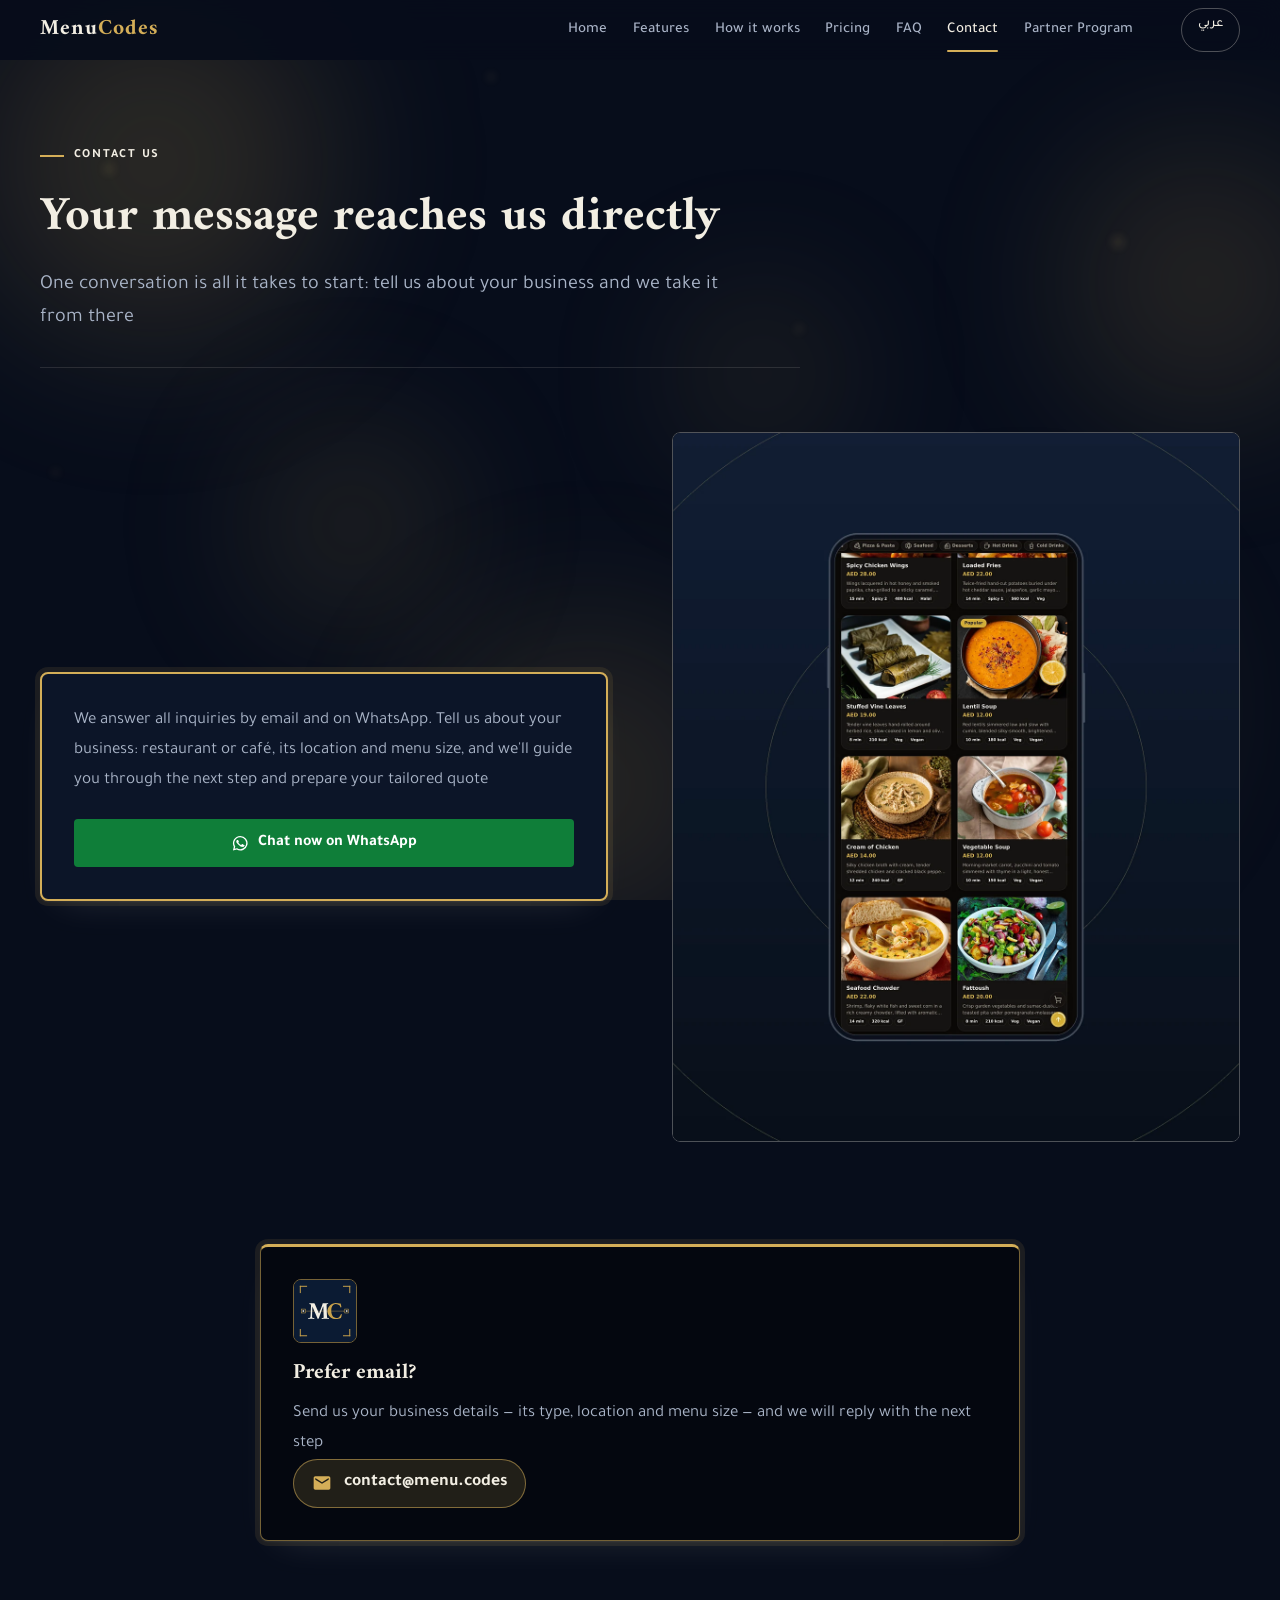
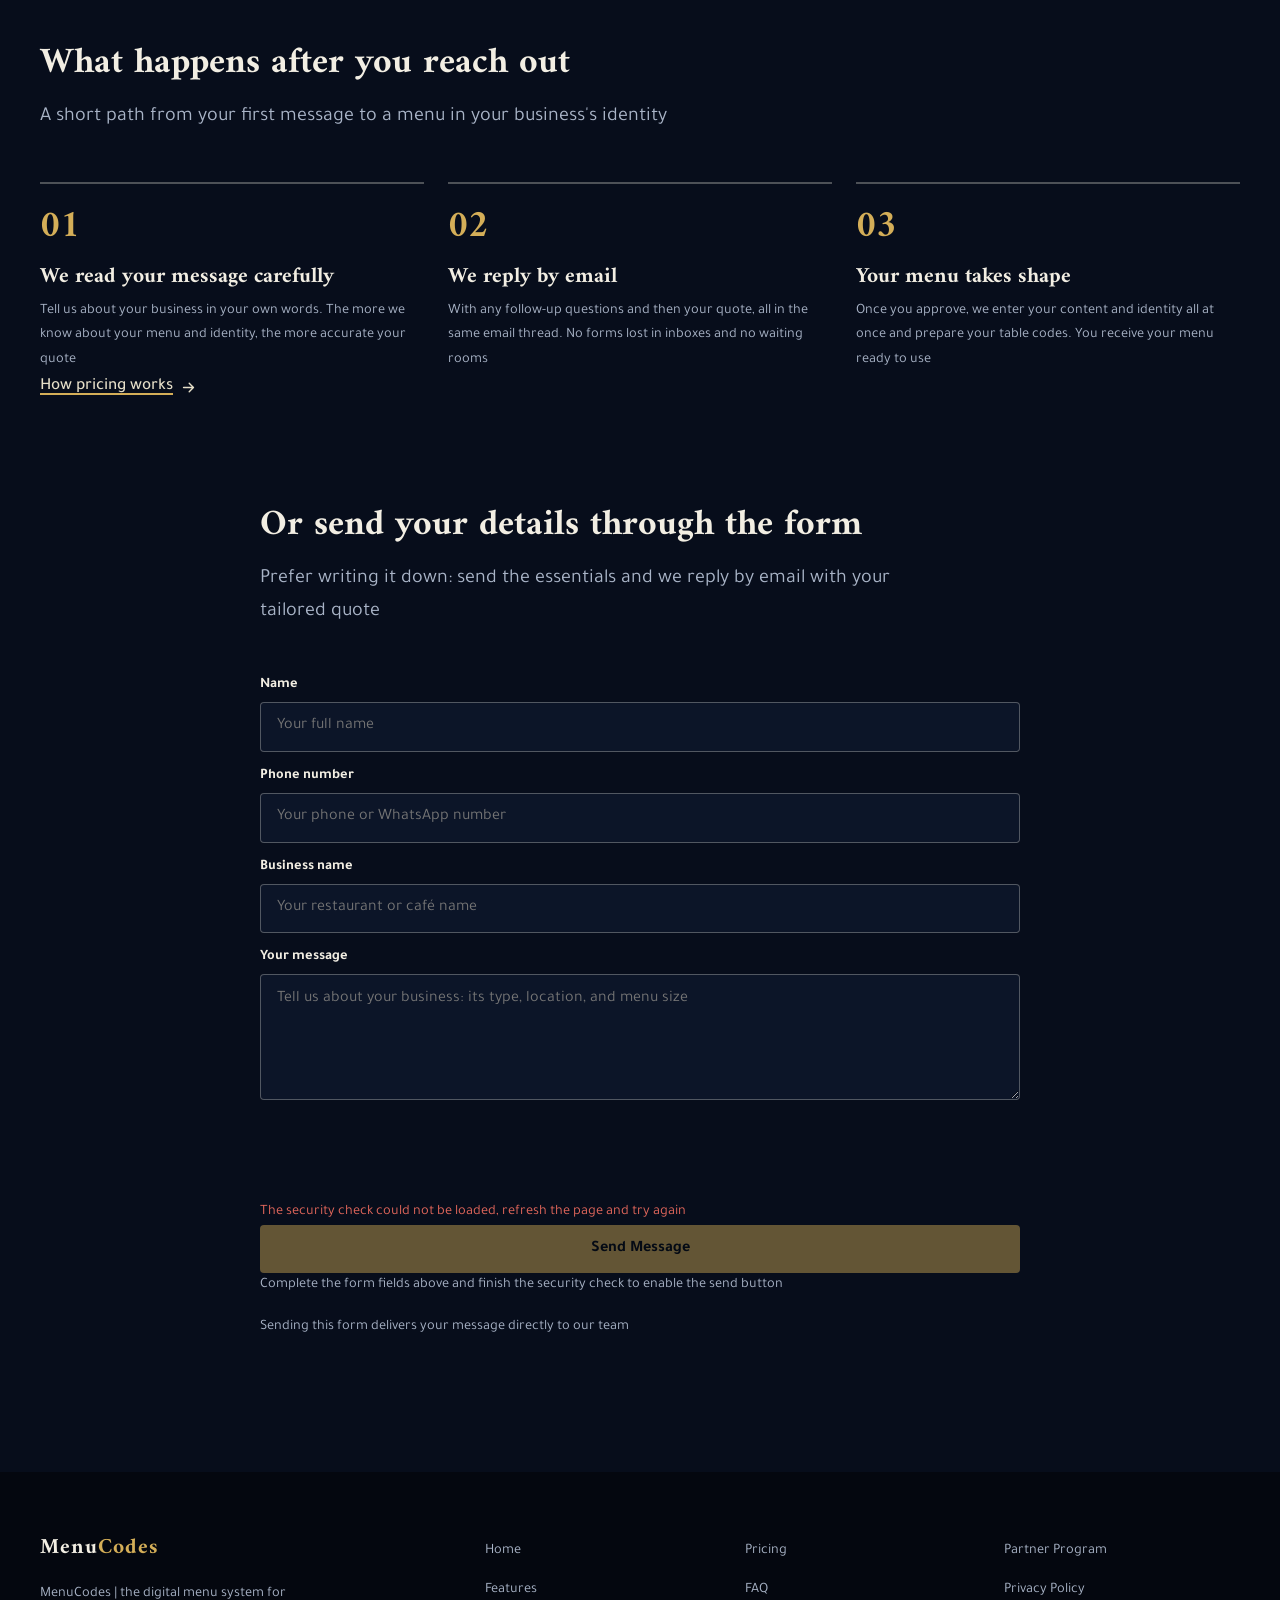
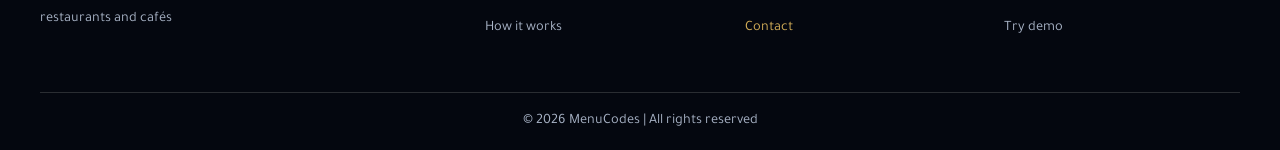
<file: contact/index.html>
<!DOCTYPE html>
<html lang="en" dir="ltr">
<head>
<meta charset="UTF-8">
<script src="../assets/js/boot.js"></script>
<meta name="viewport" content="width=device-width, initial-scale=1">
<meta name="robots" content="index, follow">
<title data-i18n="pages.contact.page_title">Contact MenuCodes | Tell Us About Your Venue</title>
<meta name="description" data-i18n-attr="content:pages.contact.meta_description" content="Contact MenuCodes by email or WhatsApp: tell us about your restaurant or café and we will guide you to the next step and prepare your quote">
<link rel="canonical" href="https://menu.codes/contact/" data-abs-url="href">
<link rel="alternate" hreflang="en" href="https://menu.codes/contact/" data-abs-url="href">
<link rel="alternate" hreflang="ar" href="https://menu.codes/contact/?lang=ar" data-abs-url="href">
<link rel="alternate" hreflang="x-default" href="https://menu.codes/contact/" data-abs-url="href">
<meta property="og:type" content="website">
<meta property="og:site_name" content="MenuCodes">
<meta property="og:locale" content="en_US">
<meta property="og:locale:alternate" content="ar_AR">
<meta property="og:title" data-i18n-attr="content:pages.contact.page_title" content="Contact MenuCodes | Tell Us About Your Venue">
<meta property="og:description" data-i18n-attr="content:pages.contact.meta_description" content="Contact MenuCodes by email or WhatsApp: tell us about your restaurant or café and we will guide you to the next step and prepare your quote">
<meta property="og:url" content="https://menu.codes/contact/" data-abs-url="content">
<meta property="og:image" content="https://menu.codes/images/hero-contact.webp" data-og-img-en="https://menu.codes/images/hero-contact.webp" data-og-img-ar="https://menu.codes/images/hero-contact-ar.webp" data-abs-url="content">
<meta property="og:image:width" content="1600">
<meta property="og:image:height" content="1200">
<meta property="og:image:type" content="image/webp">
<meta property="og:image:alt" data-i18n-attr="content:pages.contact.seo.og_image_alt" content="MenuCodes control panel on a laptop, showing menu item management">
<meta name="twitter:image" content="https://menu.codes/images/hero-contact.webp" data-og-img-en="https://menu.codes/images/hero-contact.webp" data-og-img-ar="https://menu.codes/images/hero-contact-ar.webp" data-abs-url="content">
<meta name="twitter:image:alt" data-i18n-attr="content:pages.contact.seo.og_image_alt" content="MenuCodes control panel on a laptop, showing menu item management">
<meta name="twitter:card" content="summary_large_image">
<meta name="twitter:title" data-i18n-attr="content:pages.contact.page_title" content="Contact MenuCodes | Tell Us About Your Venue">
<meta name="twitter:description" data-i18n-attr="content:pages.contact.meta_description" content="Contact MenuCodes by email or WhatsApp: tell us about your restaurant or café and we will guide you to the next step and prepare your quote">
<meta name="theme-color" content="#0B1B33">
<meta name="referrer" content="strict-origin-when-cross-origin">
<script type="application/ld+json">
{"@context":"https://schema.org","@type":"BreadcrumbList","itemListElement":[{"@type":"ListItem","position":1,"name":"Home","item":"https://menu.codes/"},{"@type":"ListItem","position":2,"name":"Contact","item":"https://menu.codes/contact/"}]}
</script>
<script type="application/ld+json">
{"@context": "https://schema.org", "@type": "ContactPage", "name": "Contact MenuCodes | Tell Us About Your Venue", "url": "https://menu.codes/contact/", "description": "Contact MenuCodes by email or WhatsApp: tell us about your restaurant or café and we will guide you to the next step and prepare your quote", "inLanguage": ["en", "ar"], "isPartOf": {"@type": "WebSite", "name": "MenuCodes", "url": "https://menu.codes/"}, "publisher": {"@type": "Organization", "name": "MenuCodes", "url": "https://menu.codes/", "logo": "https://menu.codes/images/apple-touch-icon.png"}, "primaryImageOfPage": {"@type": "ImageObject", "url": "https://menu.codes/images/hero-contact.webp", "width": 1600, "height": 1200}}
</script>
<link rel="icon" type="image/svg+xml" href="../images/favicon.svg">
<link rel="icon" href="../images/favicon.ico" sizes="any">
<link rel="icon" type="image/png" sizes="48x48" href="../images/favicon-48.png">
<link rel="icon" type="image/png" sizes="96x96" href="../images/favicon-96.png">
<link rel="icon" type="image/png" sizes="16x16" href="../images/favicon-16.png">
<link rel="icon" type="image/png" sizes="32x32" href="../images/favicon-32.png">
<link rel="icon" type="image/png" sizes="180x180" href="../images/favicon-180.png">
<link rel="icon" type="image/png" sizes="192x192" href="../images/favicon-192.png">
<link rel="apple-touch-icon" href="../images/apple-touch-icon.png">
<link rel="manifest" href="../assets/site.webmanifest">
<link rel="preconnect" href="https://fonts.googleapis.com">
<link rel="preconnect" href="https://fonts.gstatic.com" crossorigin>
<link href="https://fonts.googleapis.com/css2?family=Amiri:wght@400;700&family=Tajawal:wght@400;500;700&display=swap" rel="stylesheet">
<link rel="stylesheet" href="../assets/css/main.css">
</head>
<body>
<a class="skip-link" href="#main" data-i18n="aria.skip_link">Skip to main content</a>
<svg class="mc-symbols" aria-hidden="true" focusable="false">
<defs>
<symbol id="mc-wa" viewBox="0 0 24 24" fill="currentColor"><path d="M12 2.5A9.5 9.5 0 0 0 3.7 16.6L2.5 21.5l5-1.2A9.5 9.5 0 1 0 12 2.5Zm0 17.3a7.8 7.8 0 0 1-4-1.1l-.3-.2-2.9.7.8-2.8-.2-.3a7.8 7.8 0 1 1 6.6 3.7Zm4.3-5.8c-.2-.1-1.4-.7-1.6-.8-.2-.1-.4-.1-.6.1l-.7.9c-.1.2-.3.2-.5.1a6.4 6.4 0 0 1-3.2-2.8c-.2-.4 0-.5.1-.6l.4-.5c.1-.2.1-.3 0-.5l-.8-1.8c-.2-.5-.4-.4-.6-.4h-.5c-.2 0-.5.2-.7.3-.9.9-1 2.4 0 3.9 1.2 1.8 2.9 3.2 4.9 4.3.7.3 1.2.5 1.6.6.7.2 1.3.2 1.8.1.6-.1 1.4-.6 1.6-1.2.2-.6.2-1 .1-1.2 0-.1-.2-.1-.4-.2Z"/></symbol>
<symbol id="mc-mail" viewBox="0 0 24 24" fill="currentColor"><path d="M20 4H4c-1.1 0-2 .9-2 2v12c0 1.1.9 2 2 2h16c1.1 0 2-.9 2-2V6c0-1.1-.9-2-2-2Zm0 4-8 5-8-5V6l8 5 8-5v2Z"/></symbol>
</defs>
</svg>
<header class="site-head">
  <div class="container site-head__inner">
    <a class="brand" href="../"><span class="brand__word">Menu<span class="brand__codes">Codes</span></span></a>
    <nav class="site-nav" aria-label="MenuCodes">
      <a href="../" data-i18n="shared.nav.index">Home</a><a href="../features/" data-i18n="shared.nav.features">Features</a><a href="../how-it-works/" data-i18n="shared.nav.how-it-works">How it works</a><a href="../pricing/" data-i18n="shared.nav.pricing">Pricing</a><a href="../faq/" data-i18n="shared.nav.faq">FAQ</a><a href="./" aria-current="page" data-i18n="shared.nav.contact">Contact</a><a href="../partners/" data-i18n="shared.nav.partners">Partner Program</a>
    </nav>
    <div class="site-head__actions">
      <a id="langToggle" class="lang-toggle" href="?lang=ar" data-i18n-attr="aria-label:aria.lang_switch" aria-label="Switch language — عربي"><span lang="ar">عربي</span></a>
    </div>
    <button class="nav-toggle" type="button" aria-expanded="false" aria-controls="mobileNav" data-i18n-attr="aria-label:aria.nav_open" aria-label="Open the navigation menu"><span class="nav-toggle__bar"></span><span class="nav-toggle__bar"></span></button>
  </div>
</header>
<div class="mobile-nav" id="mobileNav">
  <div class="container">
    <a class="mobile-nav__link" href="../" data-i18n="shared.nav.index">Home</a><a class="mobile-nav__link" href="../features/" data-i18n="shared.nav.features">Features</a><a class="mobile-nav__link" href="../how-it-works/" data-i18n="shared.nav.how-it-works">How it works</a><a class="mobile-nav__link" href="../pricing/" data-i18n="shared.nav.pricing">Pricing</a><a class="mobile-nav__link" href="../faq/" data-i18n="shared.nav.faq">FAQ</a><a class="mobile-nav__link" href="./" aria-current="page" data-i18n="shared.nav.contact">Contact</a><a class="mobile-nav__link" href="../partners/" data-i18n="shared.nav.partners">Partner Program</a>
    <div class="mobile-nav__actions">
      <a class="lang-toggle" href="?lang=ar" data-lang-toggle-alt data-i18n-attr="aria-label:aria.lang_switch" aria-label="Switch language — عربي"><span lang="ar">عربي</span></a>
    </div>
  </div>
</div>
<main id="main" tabindex="-1">
<section class="hero--page">
  <div class="container"><div class="hero--page__inner">
    <p class="kicker reveal" data-i18n="pages.contact.hero.kicker">Contact us</p>
    <h1 class="reveal rd-5" data-i18n="pages.contact.hero.heading">Your message reaches us directly</h1>
    <p class="lead reveal rd-10" data-i18n="pages.contact.hero.intro">One conversation is all it takes to start: tell us about your business and we take it from there</p>
    <hr class="rule">
  </div></div>
</section><section class="section section--flush-top">
  <div class="container split">
    <div>
      <div class="option-card option-card--featured reveal">
        <p data-i18n="pages.contact.body">We answer all inquiries by email and on WhatsApp. Tell us about your business: restaurant or café, its location and menu size, and we&#x27;ll guide you through the next step and prepare your tailored quote</p>
        <a href="https://wa.me/15551234567" class="btn btn--whatsapp btn--lg" data-wa data-wa-text="whatsapp.pretext.contact" target="_blank" rel="noopener noreferrer"><svg class="btn__icon" aria-hidden="true" focusable="false"><use href="#mc-wa"/></svg><span data-i18n="pages.contact.cta.button">Chat now on WhatsApp</span></a>
        <p class="option-card__note" data-email-hide data-i18n="pages.contact.note">You can reach us through the form on this page or on WhatsApp</p>
      </div>
    </div>
    <figure class="reveal rd-10 figure--flush">
      <picture>
  <source srcset="../images/coffee-dallah.webp" type="image/webp">
  <img src="../images/coffee-dallah.webp" data-img-en="../images/coffee-dallah.webp" data-img-ar="../images/coffee-dallah-ar.webp" class="split__img split__img--tall" width="1200" height="1500" loading="lazy" decoding="async" data-i18n-attr="alt:images.coffee_dallah.alt" alt="Smartphone mockup showing the MenuCodes digital menu as a photo grid of dishes including Spicy Chicken Wings, Loaded Fries, Stuffed Vine Leaves and Lentil Soup with preparation times and calories">
</picture>
    </figure>
  </div>
</section>
<section class="section section--flush-top" data-email-section hidden>
  <div class="container container--narrow">
    <div class="option-card option-card--featured option-card--email reveal">
      <img class="email-brand" src="../images/favicon.svg" alt="MenuCodes" width="64" height="64" loading="lazy" decoding="async">
      <h2><span data-i18n="pages.contact.email.heading">Prefer email?</span></h2>
      <p data-i18n="pages.contact.email.body">Send us your business details — its type, location and menu size — and we will reply with the next step</p>
      <a class="email-link" data-email-link href="mailto:contact@mydomin.com" dir="ltr"><svg aria-hidden="true" focusable="false"><use href="#mc-mail"/></svg><span data-email-text></span></a>
    </div>
  </div>
</section>
<section class="section section--flush-top">
  <div class="container">
    <header class="section__head">
    <h2 class="reveal" data-i18n="pages.contact.sections.next_steps.heading">What happens after you reach out</h2>
    <p class="lead reveal rd-5" data-i18n="pages.contact.sections.next_steps.intro">A short path from your first message to a menu in your business&#x27;s identity</p>
  </header>
    <div class="step-grid">
      <div class="step-card reveal rd-0">
  <span class="step-card__num" aria-hidden="true">01</span>
  <h3 data-i18n="pages.contact.sections.next_steps.steps.1.title">We read your message carefully</h3>
  <p data-i18n="pages.contact.sections.next_steps.steps.1.copy">Tell us about your business in your own words. The more we know about your menu and identity, the more accurate your quote</p>
</div>
<div class="step-card reveal rd-10">
  <span class="step-card__num" aria-hidden="true">02</span>
  <h3 data-i18n="pages.contact.sections.next_steps.steps.2.title">We follow up with your quote</h3>
  <p data-i18n="pages.contact.sections.next_steps.steps.2.copy">With any follow-up questions and then your quote, all in the same email thread. No forms lost in inboxes and no waiting rooms</p>
</div>
<div class="step-card reveal rd-20">
  <span class="step-card__num" aria-hidden="true">03</span>
  <h3 data-i18n="pages.contact.sections.next_steps.steps.3.title">Your menu takes shape</h3>
  <p data-i18n="pages.contact.sections.next_steps.steps.3.copy">Once you approve, we enter your content and identity all at once and prepare your table codes. You receive your menu ready to use</p>
</div>
    </div>
    <p class="reveal"><a class="text-link" href="../pricing/"><span data-i18n="pages.contact.pricing_link">How pricing works</span><svg class="flip-rtl" viewBox="0 0 24 24" fill="none" stroke="currentColor" stroke-width="2" stroke-linecap="round" stroke-linejoin="round" aria-hidden="true" focusable="false"><path d="M5 12h14M13 6l6 6-6 6"/></svg></a></p>
  </div>
</section>
<section class="section section--flush-top">
  <div class="container container--narrow">
    <header class="section__head">
      <h2 class="reveal" data-i18n="pages.contact.form.heading">Or send your details through the form</h2>
      <p class="lead reveal rd-5" data-i18n="pages.contact.form.intro">Prefer writing it down: send the essentials and our team will follow up with the next step and your tailored quote</p>
    </header>
    <div class="reveal">
<form id="quoteForm" class="quote-form" novalidate>
    <div class="field">
      <label for="qName" data-i18n="pages.contact.form.fields.name.label">Name</label>
      <input id="qName" name="name" type="text" maxlength="120" autocomplete="name" required aria-describedby="qNameErr" data-i18n-attr="placeholder:pages.contact.form.fields.name.placeholder" placeholder="Your full name">
      <p class="field__error" id="qNameErr" data-i18n="pages.contact.form.fields.name.empty_error" hidden>Please enter your name</p>
    </div>
    <div class="field">
      <label for="qPhone" data-i18n="pages.contact.form.fields.phone.label">Phone number</label>
      <input id="qPhone" name="phone" type="tel" maxlength="20" autocomplete="tel" required aria-describedby="qPhoneErr" data-i18n-attr="placeholder:pages.contact.form.fields.phone.placeholder" placeholder="Your phone or WhatsApp number">
      <p class="field__error" id="qPhoneErr" data-i18n="pages.contact.form.fields.phone.empty_error" hidden>Please enter your phone number</p>
    </div>
    <div class="field">
      <label for="qBusiness" data-i18n="pages.contact.form.fields.business_name.label">Business name</label>
      <input id="qBusiness" name="business_name" type="text" maxlength="120" autocomplete="organization" required aria-describedby="qBusinessErr" data-i18n-attr="placeholder:pages.contact.form.fields.business_name.placeholder" placeholder="Your restaurant or café name">
      <p class="field__error" id="qBusinessErr" data-i18n="pages.contact.form.fields.business_name.empty_error" hidden>Please enter your business name</p>
    </div>
    <div class="field">
      <label for="qMsg" data-i18n="pages.contact.form.fields.message.label">Your message</label>
      <textarea id="qMsg" name="message" rows="5" maxlength="3000" required aria-describedby="qMsgErr" data-i18n-attr="placeholder:pages.contact.form.fields.message.placeholder" placeholder="Tell us about your business: its type, location, and menu size"></textarea>
      <p class="field__error" id="qMsgErr" data-i18n="pages.contact.form.fields.message.empty_error" hidden>Please write your message</p>
    </div>
    <div class="msg-strength" data-msg-strength hidden>
      <div class="msg-strength__track"><span class="msg-strength__fill" data-msg-strength-fill></span></div>
      <span class="msg-strength__text" data-msg-strength-text></span>
    </div>
    <div class="cf-turnstile-slot" data-turnstile hidden></div>
    <p class="captcha-note" data-captcha-loading data-i18n="pages.contact.form.captcha.loading" role="status" hidden>Loading the security check, please wait a moment</p>
    <p class="field__error" data-captcha-failed data-i18n="pages.contact.form.captcha.failed" role="alert" hidden>The security check could not be loaded, refresh the page and try again</p>
    <p class="field__error" data-captcha-error data-i18n="pages.contact.form.captcha.required" role="alert" hidden>Please complete the security check first</p>
    <span class="submit-wrap" data-submit-wrap data-i18n-attr="title:pages.contact.form.captcha.hint" title="Complete the form fields above and finish the security check to enable the send button"><button type="submit" class="btn btn--gold btn--lg" aria-describedby="captchaHint"><span data-i18n="pages.contact.form.submit">Send Message</span></button></span>
    <p class="captcha-note" id="captchaHint" data-captcha-hint data-i18n="pages.contact.form.captcha.hint" hidden>Complete the form fields above and finish the security check to enable the send button</p>
    <div class="hp-field" aria-hidden="true">
      <label for="qWebsite">Website</label>
      <input id="qWebsite" name="website" type="text" tabindex="-1" autocomplete="off" data-hp>
    </div>
    <p class="form__note" data-i18n="pages.contact.form.transparency">Sending this form delivers your message directly to our team</p>
</form>
    <p class="form__status" id="quoteFormStatus" role="status" aria-live="polite" tabindex="-1" hidden></p>
<p class="reveal"><a class="text-link" href="../faq/"><span data-i18n="pages.faq.hero.heading">Clear answers to your QR menu questions</span><svg class="flip-rtl" viewBox="0 0 24 24" fill="none" stroke="currentColor" stroke-width="2" stroke-linecap="round" stroke-linejoin="round" aria-hidden="true" focusable="false"><path d="M5 12h14M13 6l6 6-6 6"/></svg></a></p>
    </div>
  </div>
</section>

</main>
<footer class="site-foot">
  <div class="container">
    <div class="site-foot__grid">
      <div>
        <a class="brand brand--on-dark" href="../"><span class="brand__word">Menu<span class="brand__codes">Codes</span></span></a>
        <p class="site-foot__tagline" data-i18n="shared.footer_tagline">MenuCodes | the digital menu system for restaurants and cafés</p>
      </div>
      <nav class="site-foot__nav" aria-label="MenuCodes">
        <ul class="site-foot__links">
          <li><a href="../" data-i18n="shared.nav.index">Home</a></li>
          <li><a href="../features/" data-i18n="shared.nav.features">Features</a></li>
          <li><a href="../how-it-works/" data-i18n="shared.nav.how-it-works">How it works</a></li>
        </ul>
        <ul class="site-foot__links">
          <li><a href="../pricing/" data-i18n="shared.nav.pricing">Pricing</a></li>
          <li><a href="../faq/" data-i18n="shared.nav.faq">FAQ</a></li>
          <li><a href="../contact/" aria-current="page" data-i18n="shared.nav.contact">Contact</a></li>
        </ul>
        <ul class="site-foot__links">
          <li><a href="../partners/" data-i18n="pages.partners.footer.nav.program">Partner Program</a></li>
          <li><a href="../privacy/" data-i18n="pages.partners.footer.nav.privacy">Privacy Policy</a></li>
          <li><a href="https://demo.menu.codes/" data-demo-link data-i18n="shared.footer.demo" target="_blank" rel="noopener noreferrer">Try demo</a></li>
        </ul>
      </nav>
    </div>
    <div class="site-foot__bar">
      <a href="/staff-login" class="hp-link" data-hp-link tabindex="-1" aria-hidden="true">staff login</a>
      <span data-i18n="shared.footer_rights">© 2026 MenuCodes | All rights reserved</span>
    </div>
  </div>
</footer>
<script src="../assets/js/dictionary.js"></script>
<script src="../assets/js/i18n.js"></script>
<script src="../assets/js/main.js"></script>
</body>
</html>
</file>
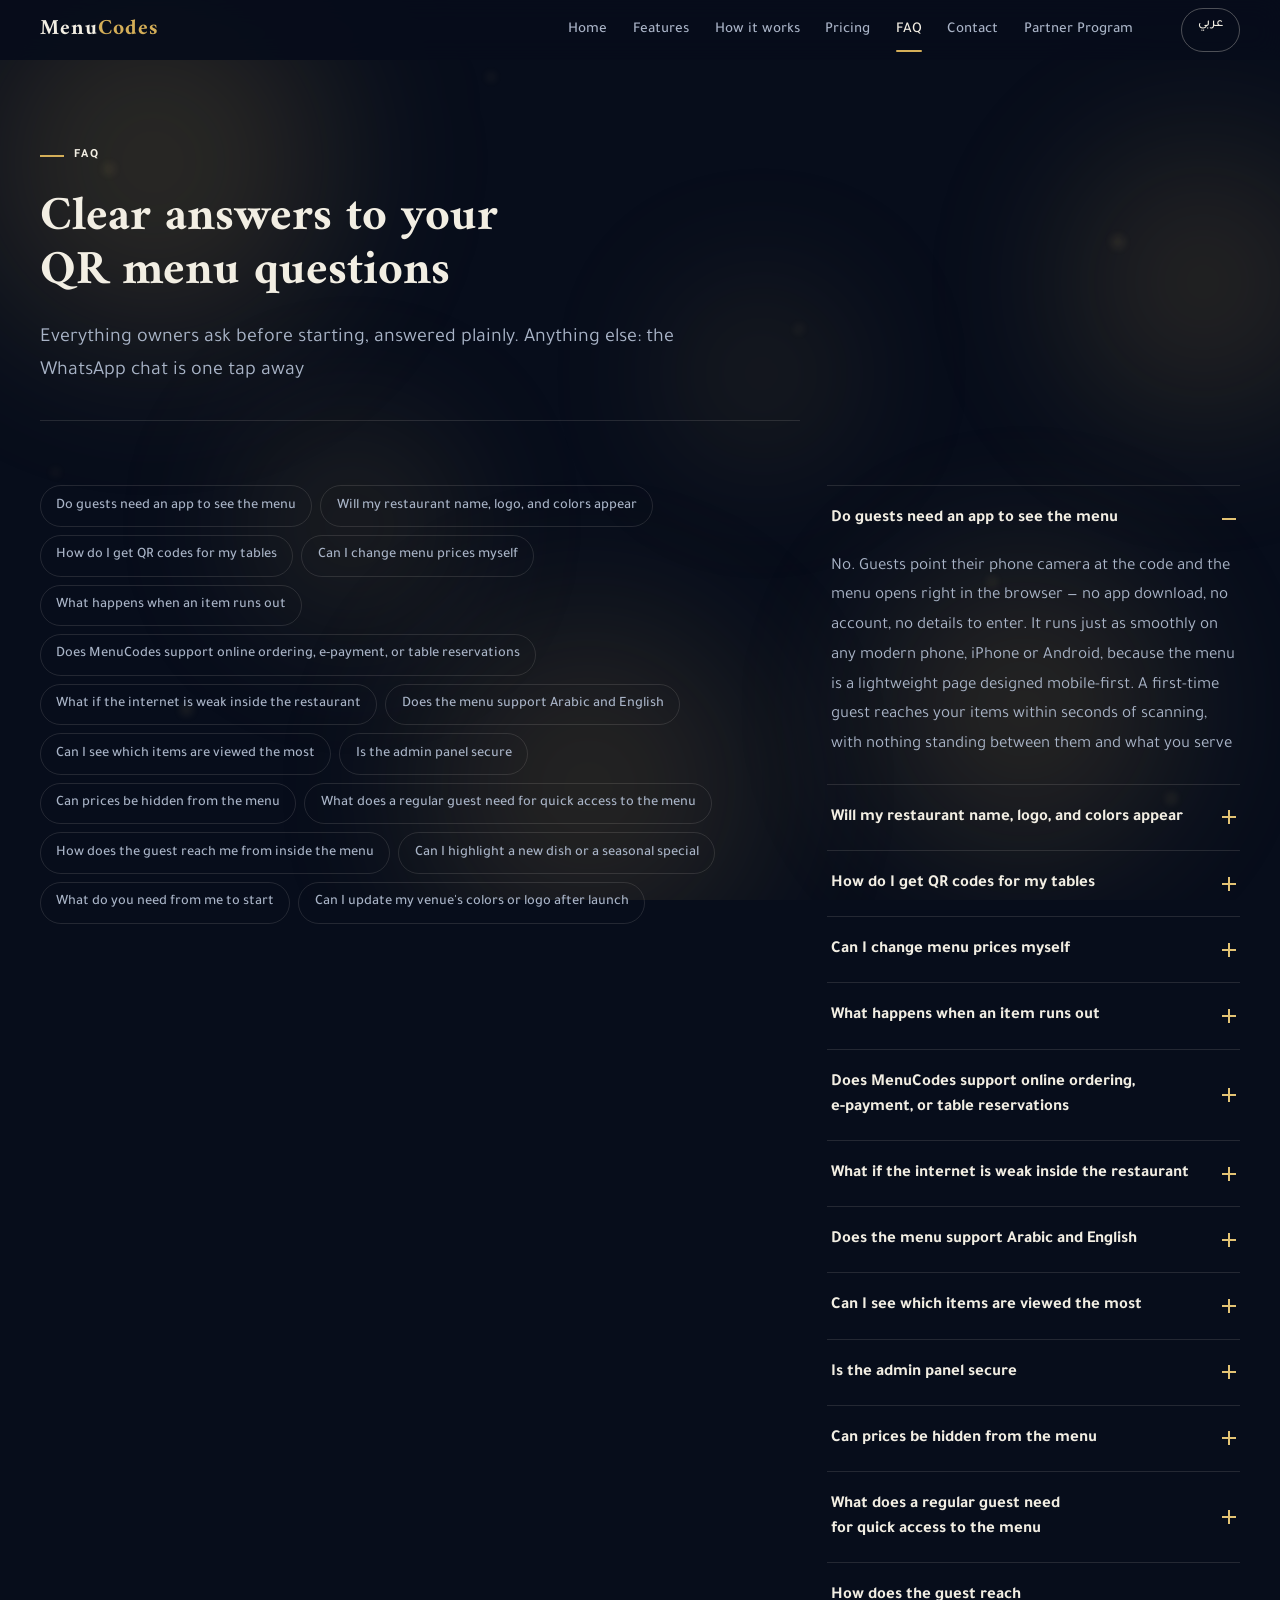
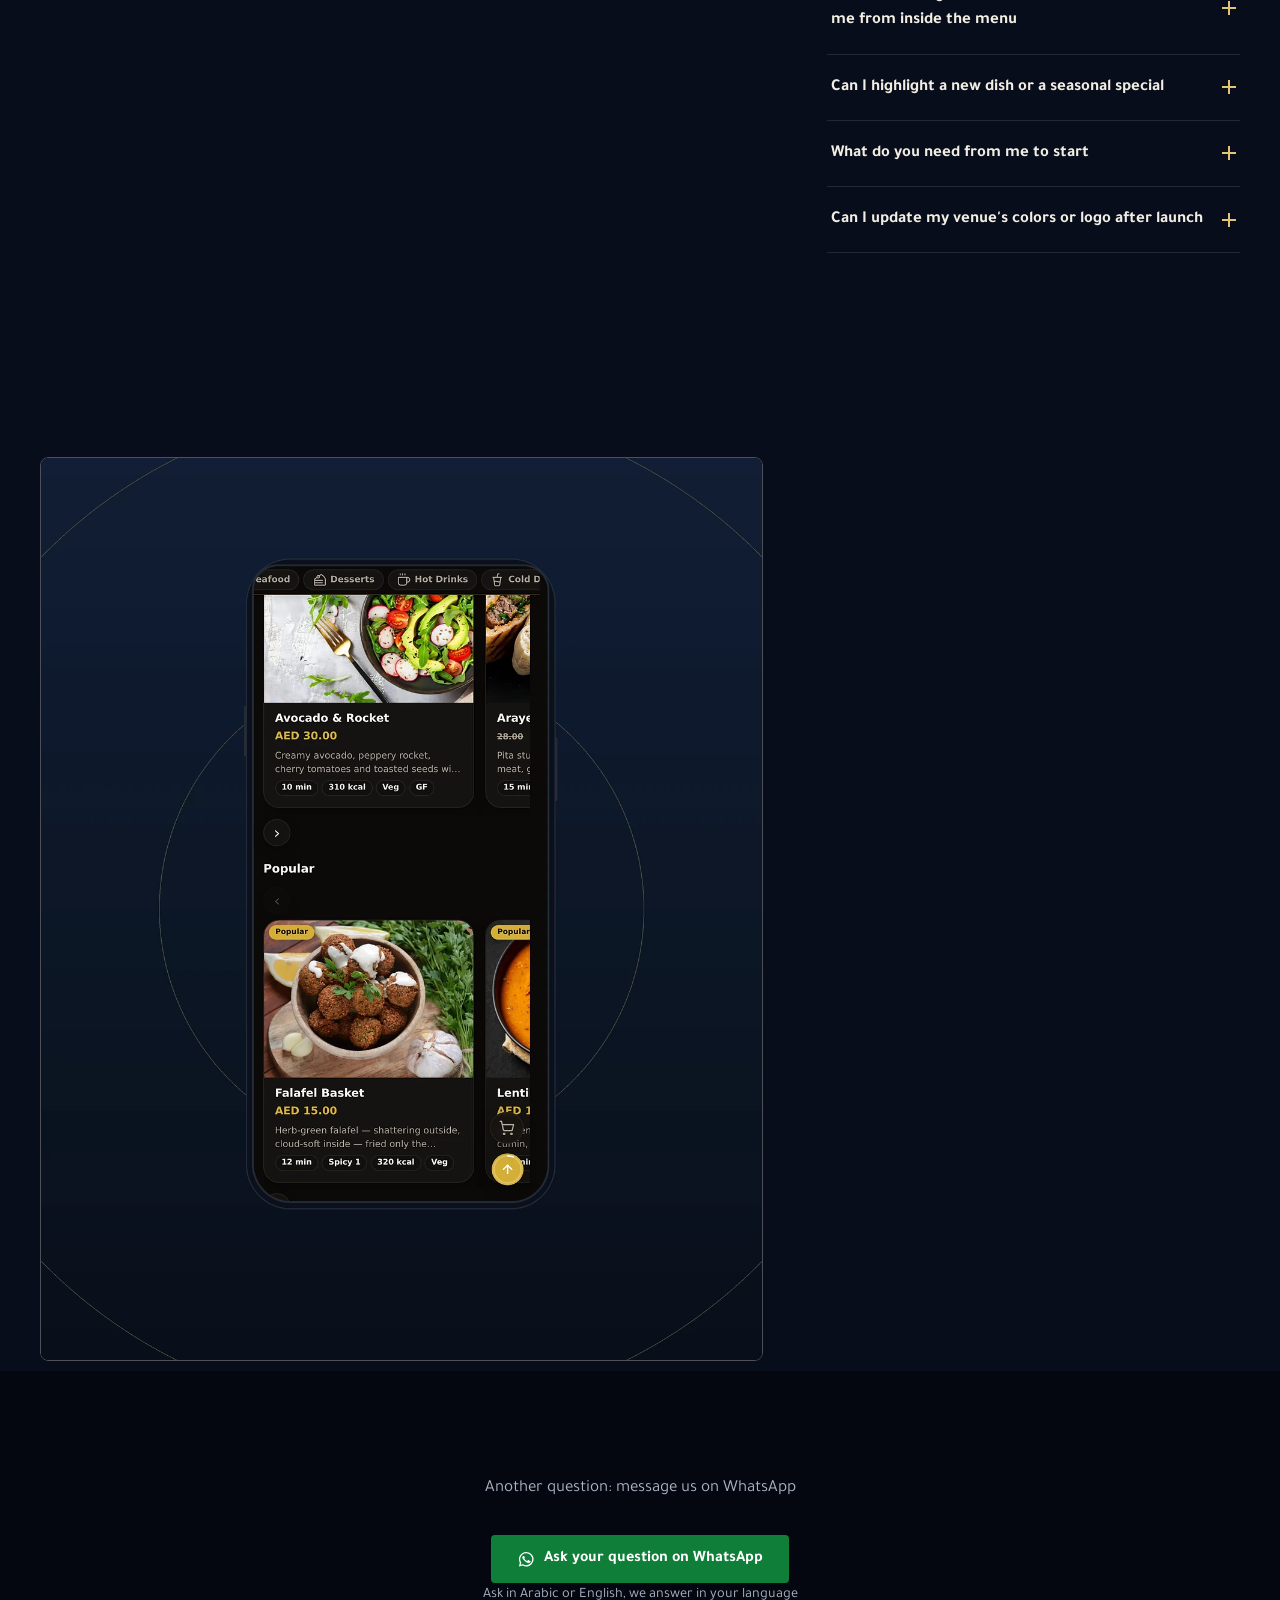
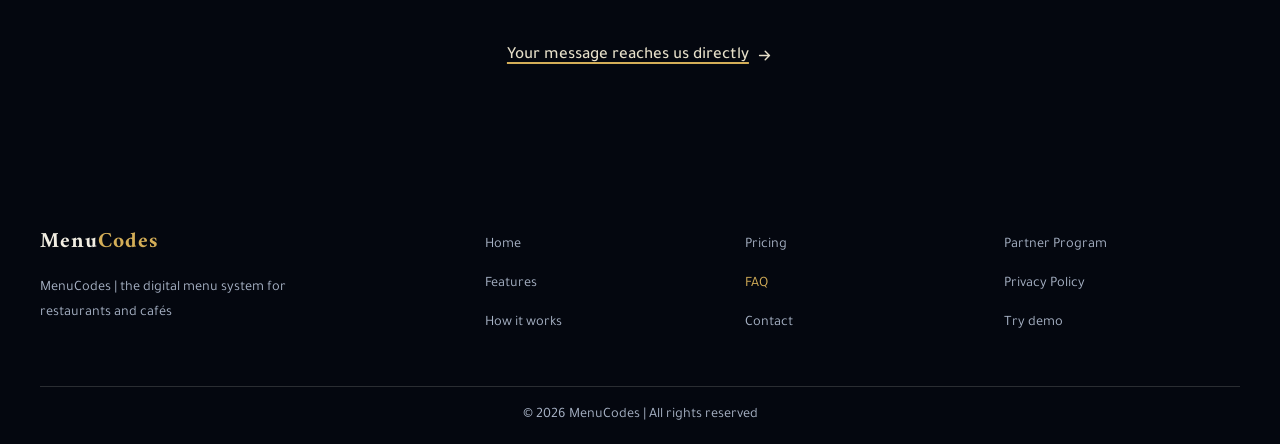
<file: faq/index.html>
<!DOCTYPE html>
<html lang="en" dir="ltr">
<head>
<meta charset="UTF-8">
<script src="../assets/js/boot.js"></script>
<meta name="viewport" content="width=device-width, initial-scale=1">
<meta name="robots" content="index, follow">
<title data-i18n="pages.faq.page_title">FAQ | Digital QR Menu Questions | MenuCodes</title>
<meta name="description" data-i18n-attr="content:pages.faq.meta_description" content="MenuCodes answers the most common QR menu questions: apps, Arabic and English, price updates, venue identity, offers and admin panel security">
<link rel="canonical" href="https://menu.codes/faq/" data-abs-url="href">
<link rel="alternate" hreflang="en" href="https://menu.codes/faq/" data-abs-url="href">
<link rel="alternate" hreflang="ar" href="https://menu.codes/faq/?lang=ar" data-abs-url="href">
<link rel="alternate" hreflang="x-default" href="https://menu.codes/faq/" data-abs-url="href">
<meta property="og:type" content="website">
<meta property="og:site_name" content="MenuCodes">
<meta property="og:locale" content="en_US">
<meta property="og:locale:alternate" content="ar_AR">
<meta property="og:title" data-i18n-attr="content:pages.faq.page_title" content="FAQ | Digital QR Menu Questions | MenuCodes">
<meta property="og:description" data-i18n-attr="content:pages.faq.meta_description" content="MenuCodes answers the most common QR menu questions: apps, Arabic and English, price updates, venue identity, offers and admin panel security">
<meta property="og:url" content="https://menu.codes/faq/" data-abs-url="content">
<meta property="og:image" content="https://menu.codes/images/hero-faq.webp" data-og-img-en="https://menu.codes/images/hero-faq.webp" data-og-img-ar="https://menu.codes/images/hero-faq-ar.webp" data-abs-url="content">
<meta property="og:image:width" content="1600">
<meta property="og:image:height" content="1200">
<meta property="og:image:type" content="image/webp">
<meta property="og:image:alt" data-i18n-attr="content:pages.faq.seo.og_image_alt" content="MenuCodes table QR code generator on a smartphone">
<meta name="twitter:image" content="https://menu.codes/images/hero-faq.webp" data-og-img-en="https://menu.codes/images/hero-faq.webp" data-og-img-ar="https://menu.codes/images/hero-faq-ar.webp" data-abs-url="content">
<meta name="twitter:image:alt" data-i18n-attr="content:pages.faq.seo.og_image_alt" content="MenuCodes table QR code generator on a smartphone">
<meta name="twitter:card" content="summary_large_image">
<meta name="twitter:title" data-i18n-attr="content:pages.faq.page_title" content="FAQ | Digital QR Menu Questions | MenuCodes">
<meta name="twitter:description" data-i18n-attr="content:pages.faq.meta_description" content="MenuCodes answers the most common QR menu questions: apps, Arabic and English, price updates, venue identity, offers and admin panel security">
<meta name="theme-color" content="#0B1B33">
<meta name="referrer" content="strict-origin-when-cross-origin">
<script type="application/ld+json" id="mcFaqSchema">
{"@context": "https://schema.org", "@type": "FAQPage", "inLanguage": "en", "mainEntity": [{"@type": "Question", "name": "Do guests need an app to see the menu", "acceptedAnswer": {"@type": "Answer", "text": "No. Guests point their phone camera at the code and the menu opens right in the browser — no app download, no account, no details to enter. It runs just as smoothly on any modern phone, iPhone or Android, because the menu is a lightweight page designed mobile-first. A first-time guest reaches your items within seconds of scanning, with nothing standing between them and what you serve"}}, {"@type": "Question", "name": "Will my restaurant name, logo, and colors appear", "acceptedAnswer": {"@type": "Answer", "text": "Yes, with your own identity everywhere: your restaurant's name, logo, colors, and fonts appear on every menu screen — from the categories page to each item card — and even the QR codes are generated in your visual identity. Guests never see any other name or mark but your business's, so the menu feels designed for you from scratch"}}, {"@type": "Question", "name": "How do I get QR codes for my tables", "acceptedAnswer": {"@type": "Answer", "text": "We generate them for you from the QR studio built into the admin panel, in your restaurant's visual identity: a dedicated code per table — table 5, table 12, and so on — in eight elegant designs you choose from to match your venue's atmosphere. The codes download in print quality for your tables or elegant frames, and you can regenerate and download them whenever you need. Each code is tied to its table, so the analytics show you which tables guests engage with most"}}, {"@type": "Question", "name": "Can I change menu prices myself", "acceptedAnswer": {"@type": "Answer", "text": "Straight from your own admin panel: edit the price or add the new item with its photo and bilingual description, and it appears for guests on their phones instantly — even mid-service. No reprinting, no waiting on a designer or developer, no outdated copies left in guests' hands. The menu guests see is always the latest version of your menu"}}, {"@type": "Question", "name": "What happens when an item runs out", "acceptedAnswer": {"@type": "Answer", "text": "You disable it with one tap from the panel, and it vanishes from the guest experience instantly. You can also choose to hide it automatically from the guest menu instead of showing it crossed out — so no guest orders something unavailable and no waiter is put on the spot apologizing. When it's back, one tap brings it back too, returning to its place in the menu as before. This simply keeps your menu honest in front of your guests, always"}}, {"@type": "Question", "name": "Does MenuCodes support online ordering, e-payment, or table reservations", "acceptedAnswer": {"@type": "Answer", "text": "Yes for ordering: guests add dishes to a cart and send one organised WhatsApp order for dine-in, pickup, or delivery, and pay in cash with no payment inside the system. E-payment and table reservations are not included, because that focus is what makes MenuCodes excellent at what it was built for: presenting your menu in the best possible light. The contact card built into the menu also lets guests call you or message you on WhatsApp directly"}}, {"@type": "Question", "name": "What if the internet is weak inside the restaurant", "acceptedAnswer": {"@type": "Answer", "text": "The menu is a lightweight version cached on the phone, so it opens even on a weak connection without waiting — no long loading screens, no error messages to embarrass you in front of guests. Even if the internet drops briefly after opening, the content stays visible and guests keep browsing normally. The menu is designed for real restaurant conditions, not perfect ones"}}, {"@type": "Question", "name": "Does the menu support Arabic and English", "acceptedAnswer": {"@type": "Answer", "text": "Yes, a clear AR/EN button flips the entire menu — items, prices, descriptions, even the reading direction — between both languages with full bidirectional support. And MenuCodes remembers each guest's choice on their phone, reopening the menu in their preferred language on the next visit automatically, no need to switch again. Every guest feels the menu was designed in their own language"}}, {"@type": "Question", "name": "Can I see which items are viewed the most", "acceptedAnswer": {"@type": "Answer", "text": "Yes, the dashboard in the admin panel shows total views, the most-viewed items, a seven-day views trend, and per-table engagement, with a view counter on every item. You'll know which dishes truly attract guests and which tables get the most engagement — so you spotlight what deserves it and rethink what goes unseen. Your menu decisions become grounded in your guests' real behavior, not guesswork"}}, {"@type": "Question", "name": "Is the admin panel secure", "acceptedAnswer": {"@type": "Answer", "text": "Yes, login protected by a password you choose and can change anytime, with emergency recovery codes you keep somewhere safe, and the ability to sign out any open sessions on other devices with one tap. Your menu data and prices are reached by no one but you — not guests, not anyone else"}}, {"@type": "Question", "name": "Can prices be hidden from the menu", "acceptedAnswer": {"@type": "Answer", "text": "Yes, a setting hides prices from the guest menu whenever you want — handy for private events, tasting menus, or functions where the price is agreed in advance, for example. The same option brings them back anytime. The menu stays complete in all its elegance — items, photos, descriptions — with no price shown"}}, {"@type": "Question", "name": "What does a regular guest need for quick access to the menu", "acceptedAnswer": {"@type": "Answer", "text": "A clear install button adds the menu as an icon on their phone screen — alongside their usual apps — so they open it with one tap on future visits without scanning again. A regular guest effectively becomes a permanent carrier of your menu on their phone, sometimes browsing your new items before they even reach their table"}}, {"@type": "Question", "name": "How does the guest reach me from inside the menu", "acceptedAnswer": {"@type": "Answer", "text": "Through the contact card built into the menu: your phone number for direct calls, a WhatsApp button opening a chat with a ready message, a Google Maps link guiding guests to your location, and your working hours — all in one place the guest reaches easily from inside the menu. Guests never hunt for your number elsewhere: reaching you is part of the menu experience itself"}}, {"@type": "Question", "name": "Can I highlight a new dish or a seasonal special", "acceptedAnswer": {"@type": "Answer", "text": "Yes. Item badges — chef's pick, signature, seasonal, new — mark your standout dishes with a colored badge on the item photo, catching the guest's eye before they even start browsing. From the panel you control which show and which stay hidden, and when each badge starts and ends — so the seasonal dish appears only in its season, and the new dish carries its badge until it becomes a favorite"}}, {"@type": "Question", "name": "What do you need from me to start", "acceptedAnswer": {"@type": "Answer", "text": "Your business type and location, your items with prices organized into categories, and your logo and photos if they're ready — and if not, we guide you on what to prepare. We enter everything at once and hand you a menu ready to work from day one — and anything new later, a new item, a better photo, or an extra category, you add yourself from the admin panel without coming back to us"}}, {"@type": "Question", "name": "Can I update my venue's colors or logo after launch", "acceptedAnswer": {"@type": "Answer", "text": "Yes. Your business's identity — colors, logo, contact details — lives in the owner settings, so it can be refreshed anytime without touching the menu content: change the logo or brand colors and the change reflects on the guest menu instantly. And even your printed QR codes stay perfectly valid, because the code points to your menu, not to its design. Your brand evolves, and your menu evolves with it — no reprinting"}}]}
</script>
<script type="application/ld+json">
{"@context":"https://schema.org","@type":"BreadcrumbList","itemListElement":[{"@type":"ListItem","position":1,"name":"Home","item":"https://menu.codes/"},{"@type":"ListItem","position":2,"name":"FAQ","item":"https://menu.codes/faq/"}]}
</script>
<script type="application/ld+json">
{"@context": "https://schema.org", "@type": "WebPage", "name": "FAQ | Digital QR Menu Questions | MenuCodes", "url": "https://menu.codes/faq/", "description": "MenuCodes answers the most common QR menu questions: apps, Arabic and English, price updates, venue identity, offers and admin panel security", "inLanguage": ["en", "ar"], "isPartOf": {"@type": "WebSite", "name": "MenuCodes", "url": "https://menu.codes/"}, "publisher": {"@type": "Organization", "name": "MenuCodes", "url": "https://menu.codes/", "logo": "https://menu.codes/images/apple-touch-icon.png"}, "primaryImageOfPage": {"@type": "ImageObject", "url": "https://menu.codes/images/hero-faq.webp", "width": 1600, "height": 1200}}
</script>
<link rel="icon" type="image/svg+xml" href="../images/favicon.svg">
<link rel="icon" href="../images/favicon.ico" sizes="any">
<link rel="icon" type="image/png" sizes="48x48" href="../images/favicon-48.png">
<link rel="icon" type="image/png" sizes="96x96" href="../images/favicon-96.png">
<link rel="icon" type="image/png" sizes="16x16" href="../images/favicon-16.png">
<link rel="icon" type="image/png" sizes="32x32" href="../images/favicon-32.png">
<link rel="icon" type="image/png" sizes="180x180" href="../images/favicon-180.png">
<link rel="icon" type="image/png" sizes="192x192" href="../images/favicon-192.png">
<link rel="apple-touch-icon" href="../images/apple-touch-icon.png">
<link rel="manifest" href="../assets/site.webmanifest">
<link rel="preconnect" href="https://fonts.googleapis.com">
<link rel="preconnect" href="https://fonts.gstatic.com" crossorigin>
<link href="https://fonts.googleapis.com/css2?family=Amiri:wght@400;700&family=Tajawal:wght@400;500;700&display=swap" rel="stylesheet">
<link rel="stylesheet" href="../assets/css/main.css">
</head>
<body>
<a class="skip-link" href="#main" data-i18n="aria.skip_link">Skip to main content</a>
<svg class="mc-symbols" aria-hidden="true" focusable="false">
<defs>
<symbol id="mc-wa" viewBox="0 0 24 24" fill="currentColor"><path d="M12 2.5A9.5 9.5 0 0 0 3.7 16.6L2.5 21.5l5-1.2A9.5 9.5 0 1 0 12 2.5Zm0 17.3a7.8 7.8 0 0 1-4-1.1l-.3-.2-2.9.7.8-2.8-.2-.3a7.8 7.8 0 1 1 6.6 3.7Zm4.3-5.8c-.2-.1-1.4-.7-1.6-.8-.2-.1-.4-.1-.6.1l-.7.9c-.1.2-.3.2-.5.1a6.4 6.4 0 0 1-3.2-2.8c-.2-.4 0-.5.1-.6l.4-.5c.1-.2.1-.3 0-.5l-.8-1.8c-.2-.5-.4-.4-.6-.4h-.5c-.2 0-.5.2-.7.3-.9.9-1 2.4 0 3.9 1.2 1.8 2.9 3.2 4.9 4.3.7.3 1.2.5 1.6.6.7.2 1.3.2 1.8.1.6-.1 1.4-.6 1.6-1.2.2-.6.2-1 .1-1.2 0-.1-.2-.1-.4-.2Z"/></symbol>
</defs>
</svg>
<header class="site-head">
  <div class="container site-head__inner">
    <a class="brand" href="../"><span class="brand__word">Menu<span class="brand__codes">Codes</span></span></a>
    <nav class="site-nav" aria-label="MenuCodes">
      <a href="../" data-i18n="shared.nav.index">Home</a><a href="../features/" data-i18n="shared.nav.features">Features</a><a href="../how-it-works/" data-i18n="shared.nav.how-it-works">How it works</a><a href="../pricing/" data-i18n="shared.nav.pricing">Pricing</a><a href="./" aria-current="page" data-i18n="shared.nav.faq">FAQ</a><a href="../contact/" data-i18n="shared.nav.contact">Contact</a><a href="../partners/" data-i18n="shared.nav.partners">Partner Program</a>
    </nav>
    <div class="site-head__actions">
      <a id="langToggle" class="lang-toggle" href="?lang=ar" data-i18n-attr="aria-label:aria.lang_switch" aria-label="Switch language — عربي"><span lang="ar">عربي</span></a>
    </div>
    <button class="nav-toggle" type="button" aria-expanded="false" aria-controls="mobileNav" data-i18n-attr="aria-label:aria.nav_open" aria-label="Open the navigation menu"><span class="nav-toggle__bar"></span><span class="nav-toggle__bar"></span></button>
  </div>
</header>
<div class="mobile-nav" id="mobileNav">
  <div class="container">
    <a class="mobile-nav__link" href="../" data-i18n="shared.nav.index">Home</a><a class="mobile-nav__link" href="../features/" data-i18n="shared.nav.features">Features</a><a class="mobile-nav__link" href="../how-it-works/" data-i18n="shared.nav.how-it-works">How it works</a><a class="mobile-nav__link" href="../pricing/" data-i18n="shared.nav.pricing">Pricing</a><a class="mobile-nav__link" href="./" aria-current="page" data-i18n="shared.nav.faq">FAQ</a><a class="mobile-nav__link" href="../contact/" data-i18n="shared.nav.contact">Contact</a><a class="mobile-nav__link" href="../partners/" data-i18n="shared.nav.partners">Partner Program</a>
    <div class="mobile-nav__actions">
      <a class="lang-toggle" href="?lang=ar" data-lang-toggle-alt data-i18n-attr="aria-label:aria.lang_switch" aria-label="Switch language — عربي"><span lang="ar">عربي</span></a>
    </div>
  </div>
</div>
<main id="main" tabindex="-1">
<section class="hero--page">
  <div class="container"><div class="hero--page__inner">
    <p class="kicker reveal" data-i18n="pages.faq.hero.kicker">FAQ</p>
    <h1 class="reveal rd-5" data-i18n="pages.faq.hero.heading">Clear answers to your QR menu questions</h1>
    <p class="lead reveal rd-10" data-i18n="pages.faq.hero.intro">Everything owners ask before starting, answered plainly. Anything else: the WhatsApp chat is one tap away</p>
    <hr class="rule">
  </div></div>
</section><section class="section section--flush-top">
  <div class="container faq-layout">
<nav class="jump-index" data-i18n-attr="aria-label:pages.faq.list.heading" aria-label="Questions">
  <ol class="jump-index__list">
    <li><a class="jump-index__link" href="#faq-q1"><span data-i18n="pages.faq.items.1.q">Do guests need an app to see the menu</span></a></li>
    <li><a class="jump-index__link" href="#faq-q2"><span data-i18n="pages.faq.items.2.q">Will my restaurant name, logo, and colors appear</span></a></li>
    <li><a class="jump-index__link" href="#faq-q3"><span data-i18n="pages.faq.items.3.q">How do I get QR codes for my tables</span></a></li>
    <li><a class="jump-index__link" href="#faq-q4"><span data-i18n="pages.faq.items.4.q">Can I change menu prices myself</span></a></li>
    <li><a class="jump-index__link" href="#faq-q5"><span data-i18n="pages.faq.items.5.q">What happens when an item runs out</span></a></li>
    <li><a class="jump-index__link" href="#faq-q6"><span data-i18n="pages.faq.items.6.q">Does MenuCodes support online ordering, e-payment, or table reservations</span></a></li>
    <li><a class="jump-index__link" href="#faq-q7"><span data-i18n="pages.faq.items.7.q">What if the internet is weak inside the restaurant</span></a></li>
    <li><a class="jump-index__link" href="#faq-q8"><span data-i18n="pages.faq.items.8.q">Does the menu support Arabic and English</span></a></li>
    <li><a class="jump-index__link" href="#faq-q9"><span data-i18n="pages.faq.items.9.q">Can I see which items are viewed the most</span></a></li>
    <li><a class="jump-index__link" href="#faq-q10"><span data-i18n="pages.faq.items.10.q">Is the admin panel secure</span></a></li>
    <li><a class="jump-index__link" href="#faq-q11"><span data-i18n="pages.faq.items.11.q">Can prices be hidden from the menu</span></a></li>
    <li><a class="jump-index__link" href="#faq-q12"><span data-i18n="pages.faq.items.12.q">What does a regular guest need for quick access to the menu</span></a></li>
    <li><a class="jump-index__link" href="#faq-q13"><span data-i18n="pages.faq.items.13.q">How does the guest reach me from inside the menu</span></a></li>
    <li><a class="jump-index__link" href="#faq-q14"><span data-i18n="pages.faq.items.14.q">Can I highlight a new dish or a seasonal special</span></a></li>
    <li><a class="jump-index__link" href="#faq-q15"><span data-i18n="pages.faq.items.15.q">What do you need from me to start</span></a></li>
    <li><a class="jump-index__link" href="#faq-q16"><span data-i18n="pages.faq.items.16.q">Can I update my venue&#x27;s colors or logo after launch</span></a></li>
  </ol>
</nav>
    <div class="acc-group">
      <div class="acc">
<h2 class="visually-hidden" data-i18n="pages.faq.list.heading">Questions</h2>
<div class="acc__item" id="faq-q1" data-open="true">
  <h3 class="acc__heading"><button type="button" class="acc__button" id="faq-btn-1" aria-expanded="true" aria-controls="faq-panel-1"><span data-i18n="pages.faq.items.1.q">Do guests need an app to see the menu</span><span class="acc__icon" aria-hidden="true"></span></button></h3>
  <div class="acc__panel" id="faq-panel-1" role="region" aria-labelledby="faq-btn-1"><div class="acc__panel-inner"><p data-i18n="pages.faq.items.1.a">No, a single scan with the phone camera opens the menu directly in the browser, with no app and no account</p></div></div>
</div>
<div class="acc__item" id="faq-q2" data-open="false">
  <h3 class="acc__heading"><button type="button" class="acc__button" id="faq-btn-2" aria-expanded="false" aria-controls="faq-panel-2"><span data-i18n="pages.faq.items.2.q">Will my restaurant name, logo, and colors appear</span><span class="acc__icon" aria-hidden="true"></span></button></h3>
  <div class="acc__panel" id="faq-panel-2" role="region" aria-labelledby="faq-btn-2"><div class="acc__panel-inner"><p data-i18n="pages.faq.items.2.a">Yes, with your own identity everywhere: your restaurant&#x27;s name, logo, colors, and fonts appear on every menu screen — from the categories page to each item card — and even the QR codes are generated in your visual identity. Guests never see any other name or mark but your business&#x27;s, so the menu feels designed for you from scratch</p></div></div>
</div>
<div class="acc__item" id="faq-q3" data-open="false">
  <h3 class="acc__heading"><button type="button" class="acc__button" id="faq-btn-3" aria-expanded="false" aria-controls="faq-panel-3"><span data-i18n="pages.faq.items.3.q">How do I get QR codes for my tables</span><span class="acc__icon" aria-hidden="true"></span></button></h3>
  <div class="acc__panel" id="faq-panel-3" role="region" aria-labelledby="faq-btn-3"><div class="acc__panel-inner"><p data-i18n="pages.faq.items.3.a">We generate them for you from the QR studio in your restaurant&#x27;s identity: a dedicated code for each table, in eight styles, ready to download in print quality</p></div></div>
</div>
<div class="acc__item" id="faq-q4" data-open="false">
  <h3 class="acc__heading"><button type="button" class="acc__button" id="faq-btn-4" aria-expanded="false" aria-controls="faq-panel-4"><span data-i18n="pages.faq.items.4.q">Can I change menu prices myself</span><span class="acc__icon" aria-hidden="true"></span></button></h3>
  <div class="acc__panel" id="faq-panel-4" role="region" aria-labelledby="faq-btn-4"><div class="acc__panel-inner"><p data-i18n="pages.faq.items.4.a">From your own admin panel, the change appears for guests instantly, with no reprinting and no waiting on anyone</p></div></div>
</div>
<div class="acc__item" id="faq-q5" data-open="false">
  <h3 class="acc__heading"><button type="button" class="acc__button" id="faq-btn-5" aria-expanded="false" aria-controls="faq-panel-5"><span data-i18n="pages.faq.items.5.q">What happens when an item runs out</span><span class="acc__icon" aria-hidden="true"></span></button></h3>
  <div class="acc__panel" id="faq-panel-5" role="region" aria-labelledby="faq-btn-5"><div class="acc__panel-inner"><p data-i18n="pages.faq.items.5.a">You disable it with one tap from the panel, with an option to hide it automatically from the guest menu instead of showing it crossed out</p></div></div>
</div>
<div class="acc__item" id="faq-q6" data-open="false">
  <h3 class="acc__heading"><button type="button" class="acc__button" id="faq-btn-6" aria-expanded="false" aria-controls="faq-panel-6"><span data-i18n="pages.faq.items.6.q">Does MenuCodes support online ordering, e-payment, or table reservations</span><span class="acc__icon" aria-hidden="true"></span></button></h3>
  <div class="acc__panel" id="faq-panel-6" role="region" aria-labelledby="faq-btn-6"><div class="acc__panel-inner"><p data-i18n="pages.faq.items.6.a">Yes for ordering: guests add dishes to a cart and send one organised WhatsApp order for dine-in, pickup, or delivery, and pay in cash with no payment inside the system. E-payment and table reservations are not included, because that focus is what makes MenuCodes excellent at what it was built for: presenting your menu in the best possible light. The contact card built into the menu also lets guests call you or message you on WhatsApp directly</p></div></div>
</div>
<div class="acc__item" id="faq-q7" data-open="false">
  <h3 class="acc__heading"><button type="button" class="acc__button" id="faq-btn-7" aria-expanded="false" aria-controls="faq-panel-7"><span data-i18n="pages.faq.items.7.q">What if the internet is weak inside the restaurant</span><span class="acc__icon" aria-hidden="true"></span></button></h3>
  <div class="acc__panel" id="faq-panel-7" role="region" aria-labelledby="faq-btn-7"><div class="acc__panel-inner"><p data-i18n="pages.faq.items.7.a">The menu is a static, cacheable version, so it opens even on a weak connection without waiting</p></div></div>
</div>
<div class="acc__item" id="faq-q8" data-open="false">
  <h3 class="acc__heading"><button type="button" class="acc__button" id="faq-btn-8" aria-expanded="false" aria-controls="faq-panel-8"><span data-i18n="pages.faq.items.8.q">Does the menu support Arabic and English</span><span class="acc__icon" aria-hidden="true"></span></button></h3>
  <div class="acc__panel" id="faq-panel-8" role="region" aria-labelledby="faq-btn-8"><div class="acc__panel-inner"><p data-i18n="pages.faq.items.8.a">Yes, a clear AR/EN button flips the entire menu — items, prices, descriptions, even the reading direction — between both languages with full bidirectional support. And MenuCodes remembers each guest&#x27;s choice on their phone, reopening the menu in their preferred language on the next visit automatically, no need to switch again. Every guest feels the menu was designed in their own language</p></div></div>
</div>
<div class="acc__item" id="faq-q9" data-open="false">
  <h3 class="acc__heading"><button type="button" class="acc__button" id="faq-btn-9" aria-expanded="false" aria-controls="faq-panel-9"><span data-i18n="pages.faq.items.9.q">Can I see which items are viewed the most</span><span class="acc__icon" aria-hidden="true"></span></button></h3>
  <div class="acc__panel" id="faq-panel-9" role="region" aria-labelledby="faq-btn-9"><div class="acc__panel-inner"><p data-i18n="pages.faq.items.9.a">Yes, the dashboard in the admin panel shows total views, the most-viewed items, a seven-day views trend, and per-table engagement, with a view counter on every item. You&#x27;ll know which dishes truly attract guests and which tables get the most engagement — so you spotlight what deserves it and rethink what goes unseen. Your menu decisions become grounded in your guests&#x27; real behavior, not guesswork</p></div></div>
</div>
<div class="acc__item" id="faq-q10" data-open="false">
  <h3 class="acc__heading"><button type="button" class="acc__button" id="faq-btn-10" aria-expanded="false" aria-controls="faq-panel-10"><span data-i18n="pages.faq.items.10.q">Is the admin panel secure</span><span class="acc__icon" aria-hidden="true"></span></button></h3>
  <div class="acc__panel" id="faq-panel-10" role="region" aria-labelledby="faq-btn-10"><div class="acc__panel-inner"><p data-i18n="pages.faq.items.10.a">Yes, protected login with password changes, recovery codes, and session sign-out</p></div></div>
</div>
<div class="acc__item" id="faq-q11" data-open="false">
  <h3 class="acc__heading"><button type="button" class="acc__button" id="faq-btn-11" aria-expanded="false" aria-controls="faq-panel-11"><span data-i18n="pages.faq.items.11.q">Can prices be hidden from the menu</span><span class="acc__icon" aria-hidden="true"></span></button></h3>
  <div class="acc__panel" id="faq-panel-11" role="region" aria-labelledby="faq-btn-11"><div class="acc__panel-inner"><p data-i18n="pages.faq.items.11.a">Yes, a setting hides prices from the guest menu whenever you want</p></div></div>
</div>
<div class="acc__item" id="faq-q12" data-open="false">
  <h3 class="acc__heading"><button type="button" class="acc__button" id="faq-btn-12" aria-expanded="false" aria-controls="faq-panel-12"><span data-i18n="pages.faq.items.12.q">What does a regular guest need for quick access to the menu</span><span class="acc__icon" aria-hidden="true"></span></button></h3>
  <div class="acc__panel" id="faq-panel-12" role="region" aria-labelledby="faq-btn-12"><div class="acc__panel-inner"><p data-i18n="pages.faq.items.12.a">An install button adds the menu as an icon on their phone screen, so they open it with one tap on future visits</p></div></div>
</div>
<div class="acc__item" id="faq-q13" data-open="false">
  <h3 class="acc__heading"><button type="button" class="acc__button" id="faq-btn-13" aria-expanded="false" aria-controls="faq-panel-13"><span data-i18n="pages.faq.items.13.q">How does the guest reach me from inside the menu</span><span class="acc__icon" aria-hidden="true"></span></button></h3>
  <div class="acc__panel" id="faq-panel-13" role="region" aria-labelledby="faq-btn-13"><div class="acc__panel-inner"><p data-i18n="pages.faq.items.13.a">Through the contact card built into the menu: your phone number, a WhatsApp button with a ready message, a maps link, and your working hours, all in one place</p></div></div>
</div>
<div class="acc__item" id="faq-q14" data-open="false">
  <h3 class="acc__heading"><button type="button" class="acc__button" id="faq-btn-14" aria-expanded="false" aria-controls="faq-panel-14"><span data-i18n="pages.faq.items.14.q">Can I highlight a new dish or a seasonal special</span><span class="acc__icon" aria-hidden="true"></span></button></h3>
  <div class="acc__panel" id="faq-panel-14" role="region" aria-labelledby="faq-btn-14"><div class="acc__panel-inner"><p data-i18n="pages.faq.items.14.a">Yes. Item badges like chef&#x27;s pick, signature, and seasonal mark your standout dishes, and you control what shows and what stays hidden</p></div></div>
</div>
<div class="acc__item" id="faq-q15" data-open="false">
  <h3 class="acc__heading"><button type="button" class="acc__button" id="faq-btn-15" aria-expanded="false" aria-controls="faq-panel-15"><span data-i18n="pages.faq.items.15.q">What do you need from me to start</span><span class="acc__icon" aria-hidden="true"></span></button></h3>
  <div class="acc__panel" id="faq-panel-15" role="region" aria-labelledby="faq-btn-15"><div class="acc__panel-inner"><p data-i18n="pages.faq.items.15.a">Your business type and location, your items and prices, and your logo and photos if they are ready. We enter everything at once, and anything missing can be added later from the admin panel</p></div></div>
</div>
<div class="acc__item" id="faq-q16" data-open="false">
  <h3 class="acc__heading"><button type="button" class="acc__button" id="faq-btn-16" aria-expanded="false" aria-controls="faq-panel-16"><span data-i18n="pages.faq.items.16.q">Can I update my venue&#x27;s colors or logo after launch</span><span class="acc__icon" aria-hidden="true"></span></button></h3>
  <div class="acc__panel" id="faq-panel-16" role="region" aria-labelledby="faq-btn-16"><div class="acc__panel-inner"><p data-i18n="pages.faq.items.16.a">Yes. Your business&#x27;s identity lives in the owner settings, so colors, logo, and details can be refreshed anytime without touching the menu content</p></div></div>
</div>
      </div>
    </div>
    <aside class="faq-layout__side reveal">
      <picture>
  <source srcset="../images/craft-texture.webp" type="image/webp">
  <img src="../images/craft-texture.webp" data-img-en="../images/craft-texture.webp" data-img-ar="../images/craft-texture-ar.webp" width="1200" height="1500" loading="lazy" decoding="async" data-i18n-attr="alt:images.craft_texture.alt" alt="Smartphone mockup showing the Chef&#x27;s Weekend Specials banner and the Chef&#x27;s picks carousel in the MenuCodes digital menu with Classic Hummus">
</picture>
    </aside>
  </div>
</section>
<section class="section cta-band">
  <div class="container">
    <p class="reveal rd-5" data-i18n="pages.faq.closing_cta.copy">Another question: message us on WhatsApp</p>
    <div class="cta-band__actions reveal rd-10">
      <a href="https://wa.me/15551234567" class="btn btn--whatsapp btn--lg" data-wa data-wa-text="whatsapp.pretext.contact" target="_blank" rel="noopener noreferrer"><svg class="btn__icon" aria-hidden="true" focusable="false"><use href="#mc-wa"/></svg><span data-i18n="pages.faq.closing_cta.button">Ask your question on WhatsApp</span></a>
    </div>
    <p class="cta-band__note reveal rd-15" data-i18n="pages.faq.closing_cta.note">Ask in Arabic or English, we answer in your language</p>
<p class="reveal"><a class="text-link" href="../contact/"><span data-i18n="pages.contact.hero.heading">Your message reaches us directly</span><svg class="flip-rtl" viewBox="0 0 24 24" fill="none" stroke="currentColor" stroke-width="2" stroke-linecap="round" stroke-linejoin="round" aria-hidden="true" focusable="false"><path d="M5 12h14M13 6l6 6-6 6"/></svg></a></p>
  </div>
</section>
</main>
<footer class="site-foot">
  <div class="container">
    <div class="site-foot__grid">
      <div>
        <a class="brand brand--on-dark" href="../"><span class="brand__word">Menu<span class="brand__codes">Codes</span></span></a>
        <p class="site-foot__tagline" data-i18n="shared.footer_tagline">MenuCodes | the digital menu system for restaurants and cafés</p>
      </div>
      <nav class="site-foot__nav" aria-label="MenuCodes">
        <ul class="site-foot__links">
          <li><a href="../" data-i18n="shared.nav.index">Home</a></li>
          <li><a href="../features/" data-i18n="shared.nav.features">Features</a></li>
          <li><a href="../how-it-works/" data-i18n="shared.nav.how-it-works">How it works</a></li>
        </ul>
        <ul class="site-foot__links">
          <li><a href="../pricing/" data-i18n="shared.nav.pricing">Pricing</a></li>
          <li><a href="../faq/" aria-current="page" data-i18n="shared.nav.faq">FAQ</a></li>
          <li><a href="../contact/" data-i18n="shared.nav.contact">Contact</a></li>
        </ul>
        <ul class="site-foot__links">
          <li><a href="../partners/" data-i18n="pages.partners.footer.nav.program">Partner Program</a></li>
          <li><a href="../privacy/" data-i18n="pages.partners.footer.nav.privacy">Privacy Policy</a></li>
          <li><a href="https://demo.menu.codes/" data-demo-link data-i18n="shared.footer.demo" target="_blank" rel="noopener noreferrer">Try demo</a></li>
        </ul>
      </nav>
    </div>
    <div class="site-foot__bar">
      <a href="/staff-login" class="hp-link" data-hp-link tabindex="-1" aria-hidden="true">staff login</a>
      <span data-i18n="shared.footer_rights">© 2026 MenuCodes | All rights reserved</span>
    </div>
  </div>
</footer>
<script src="../assets/js/dictionary.js"></script>
<script src="../assets/js/i18n.js"></script>
<script src="../assets/js/main.js"></script>
</body>
</html>
</file>
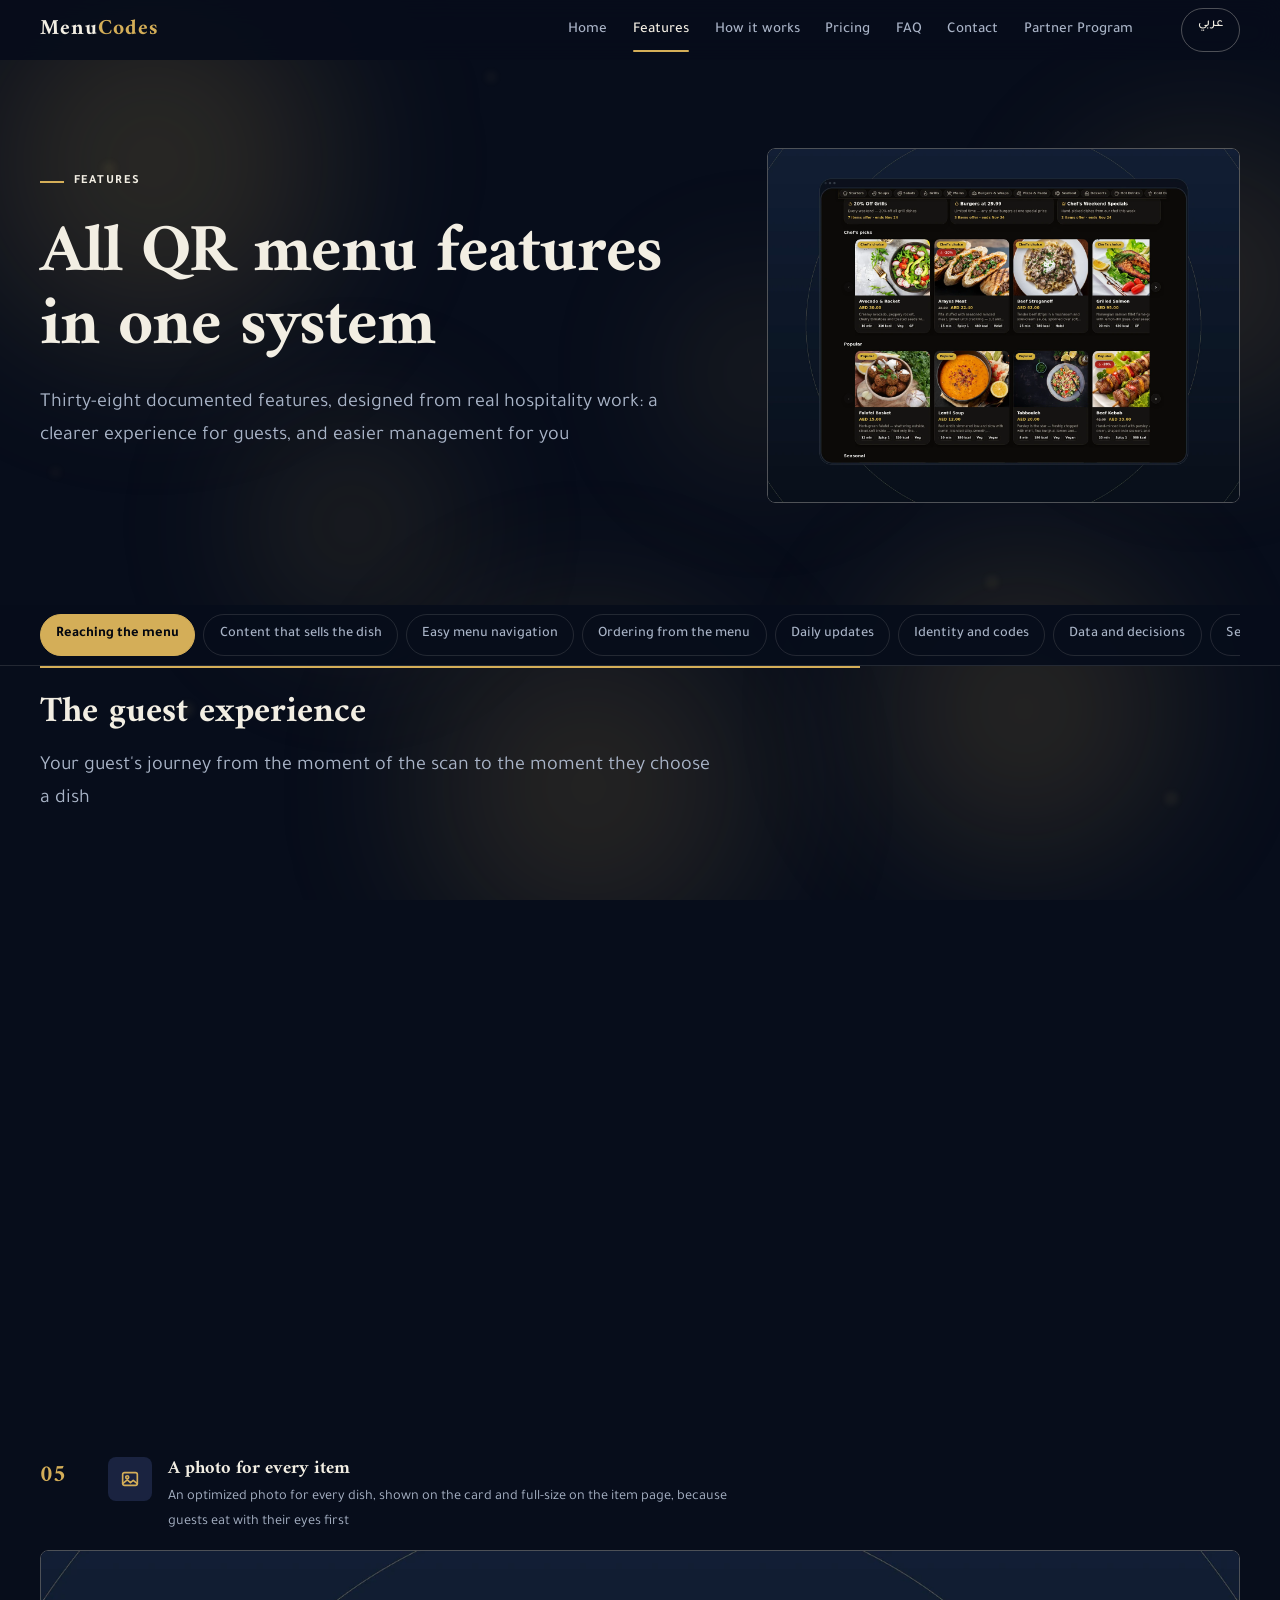
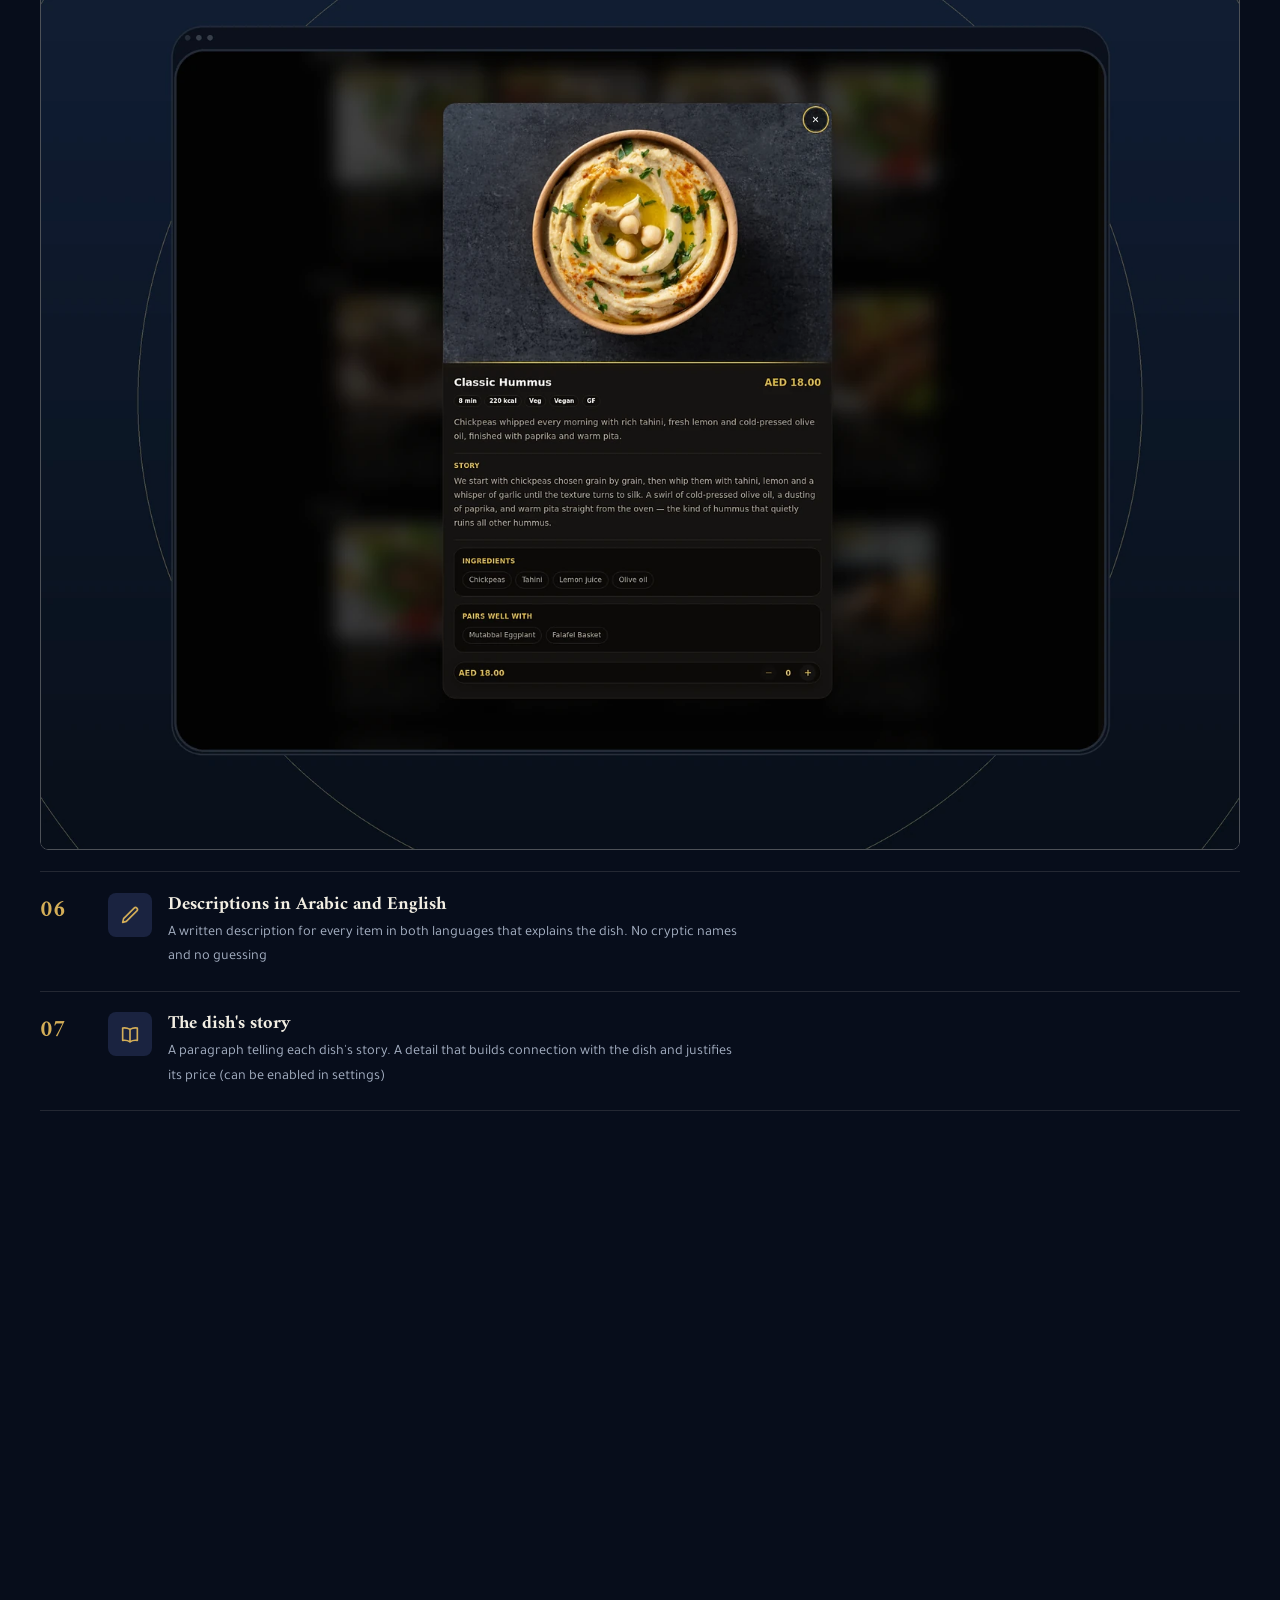
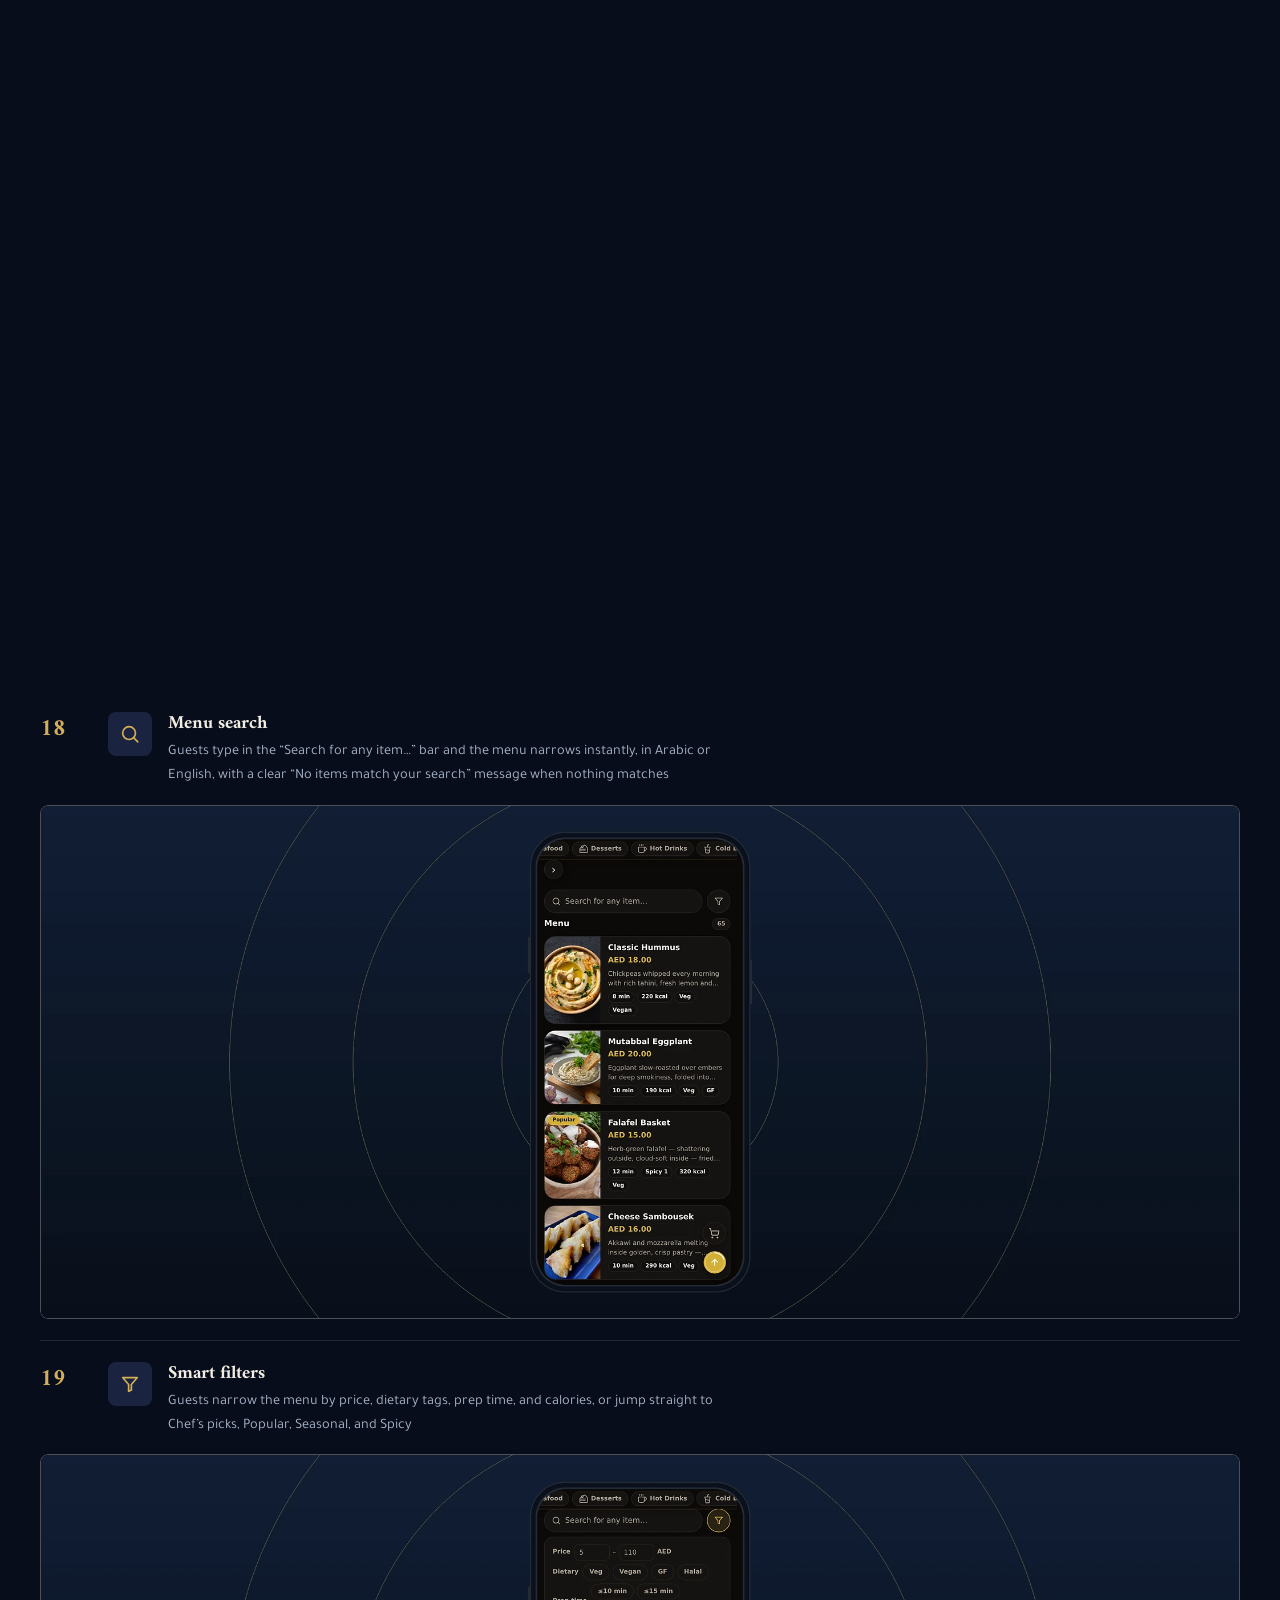
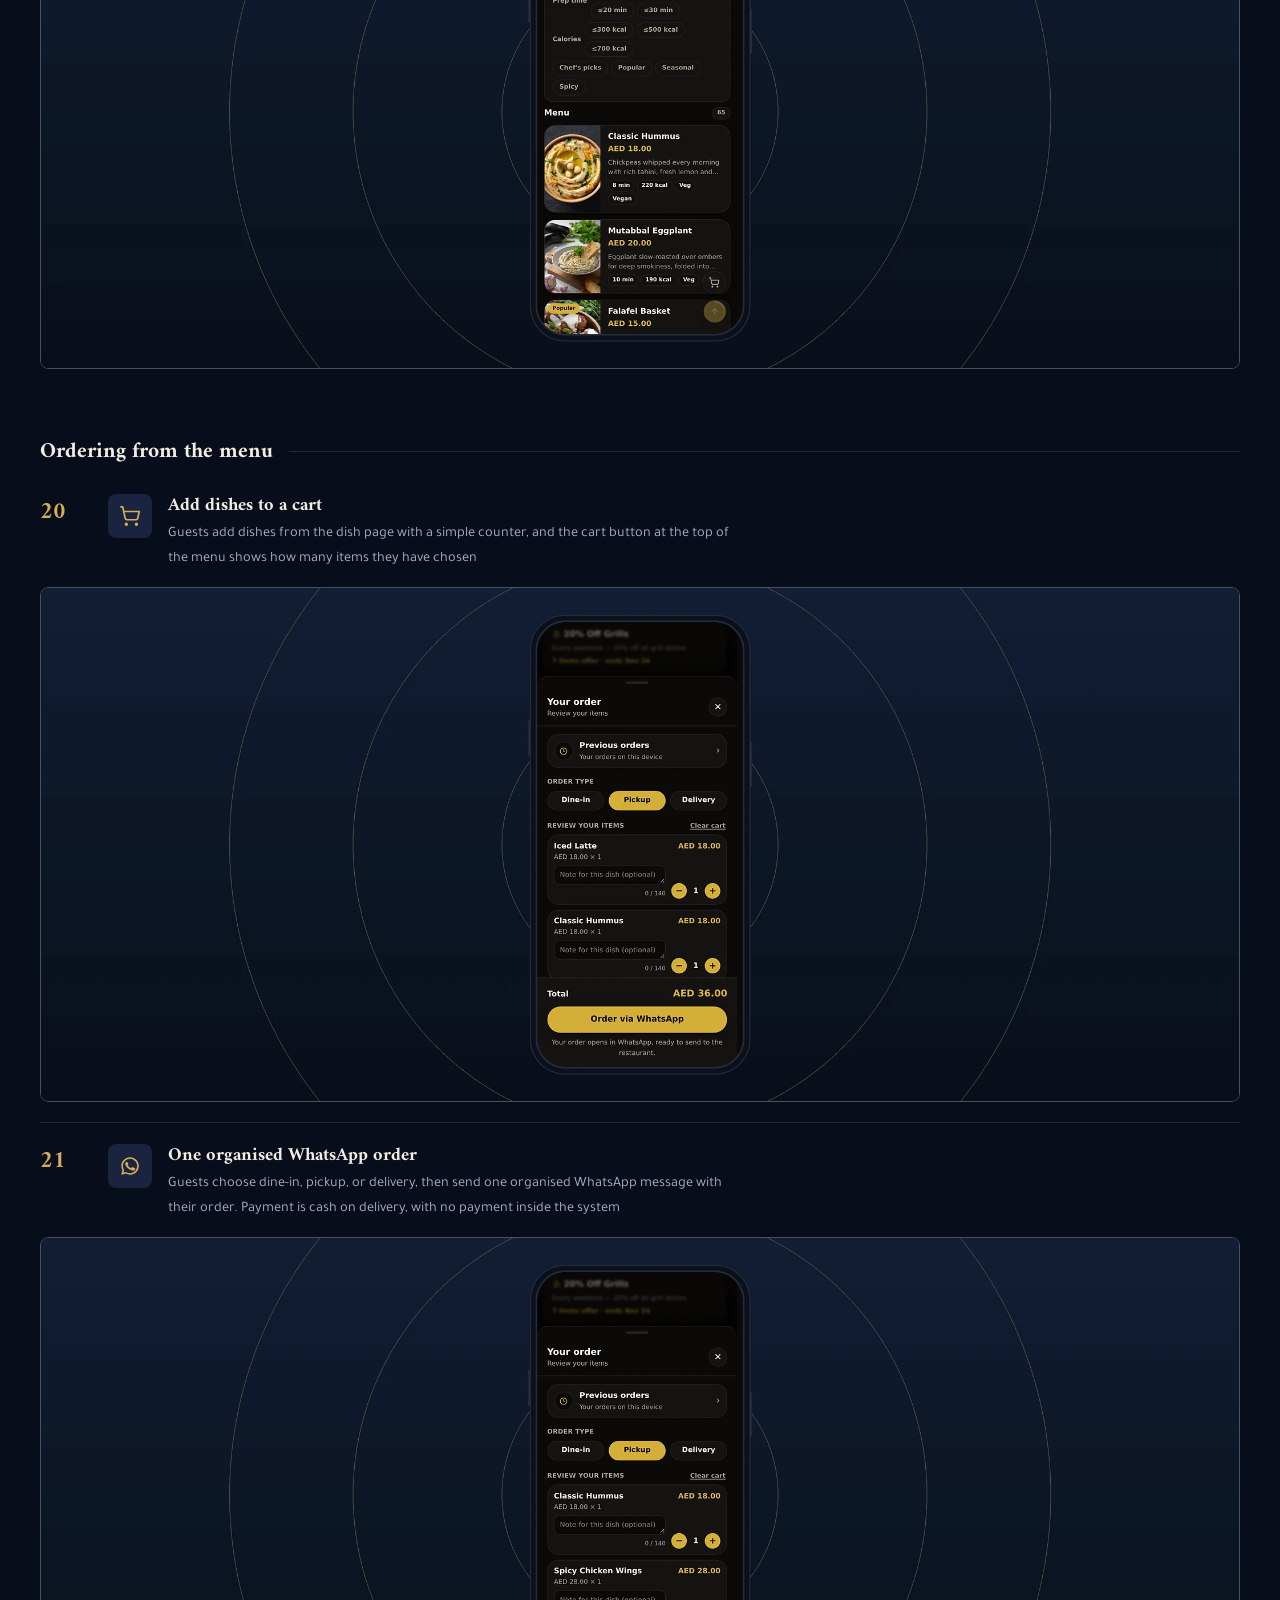
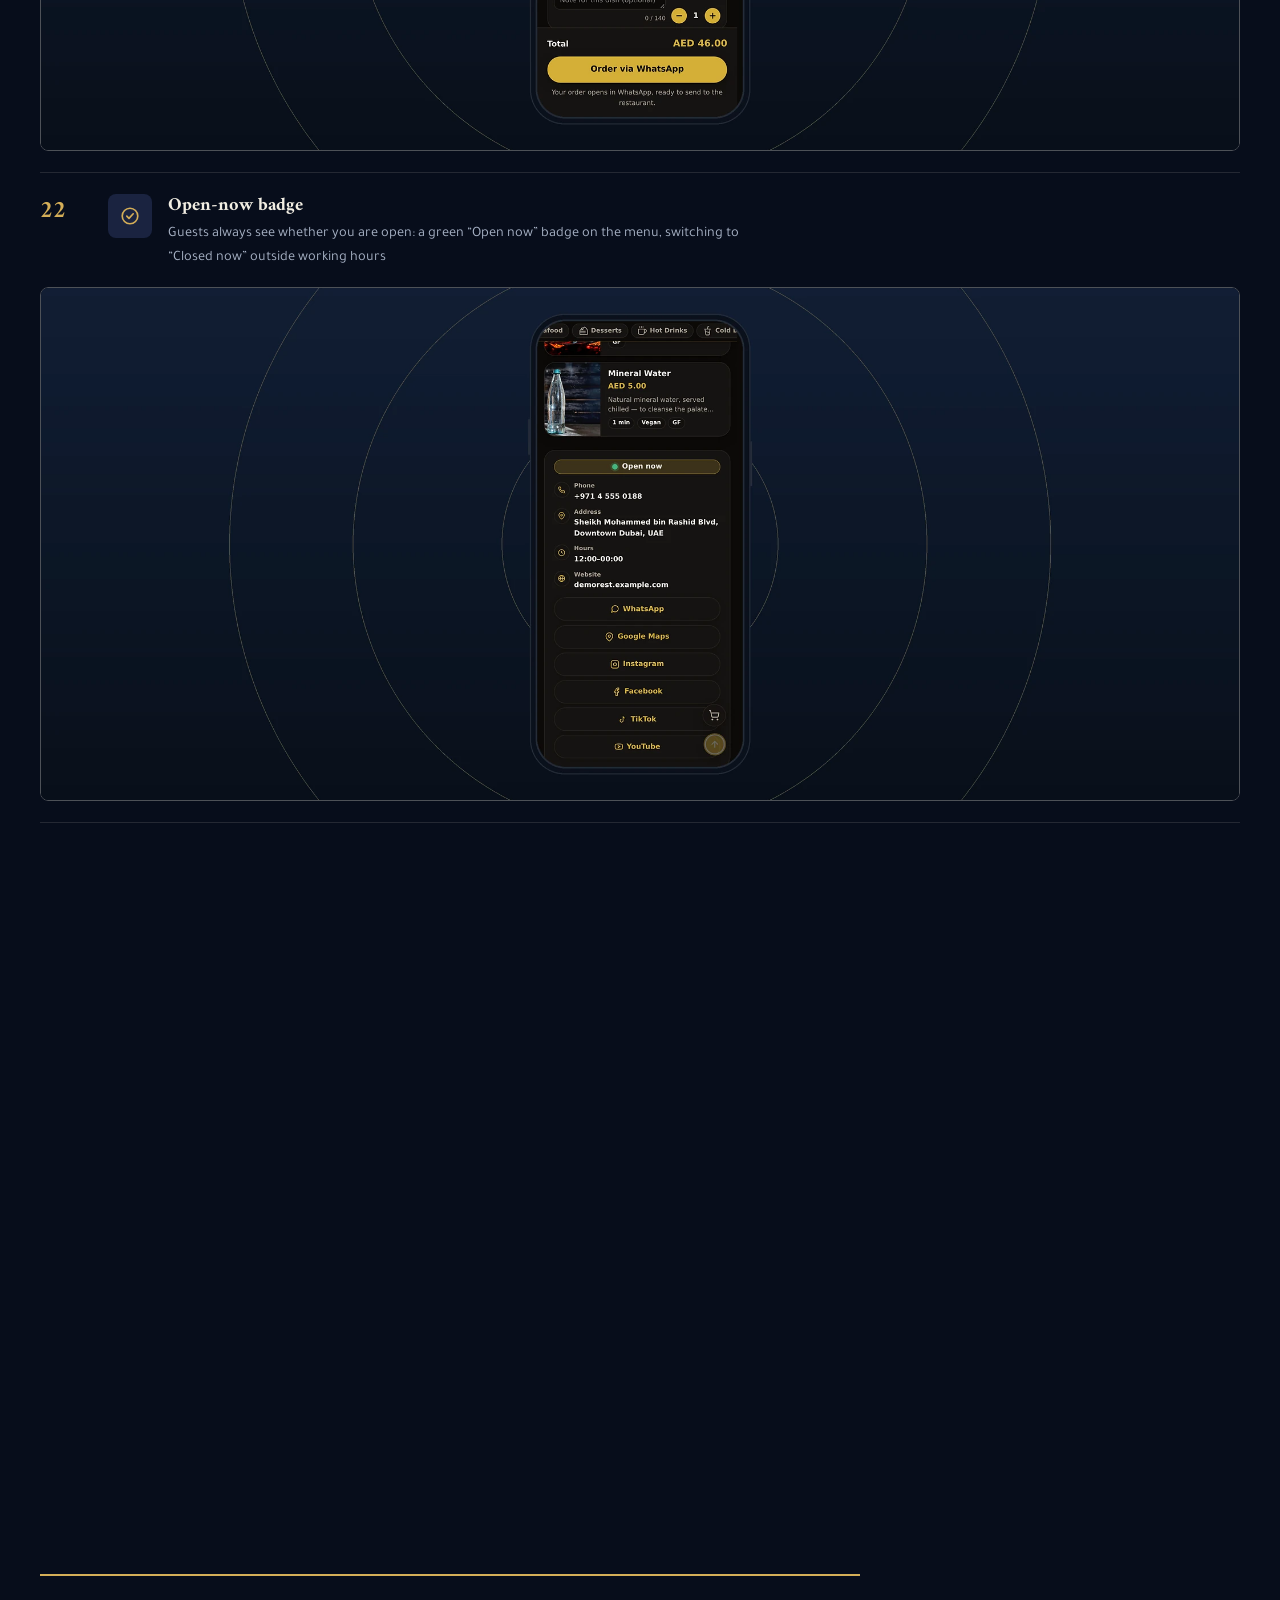
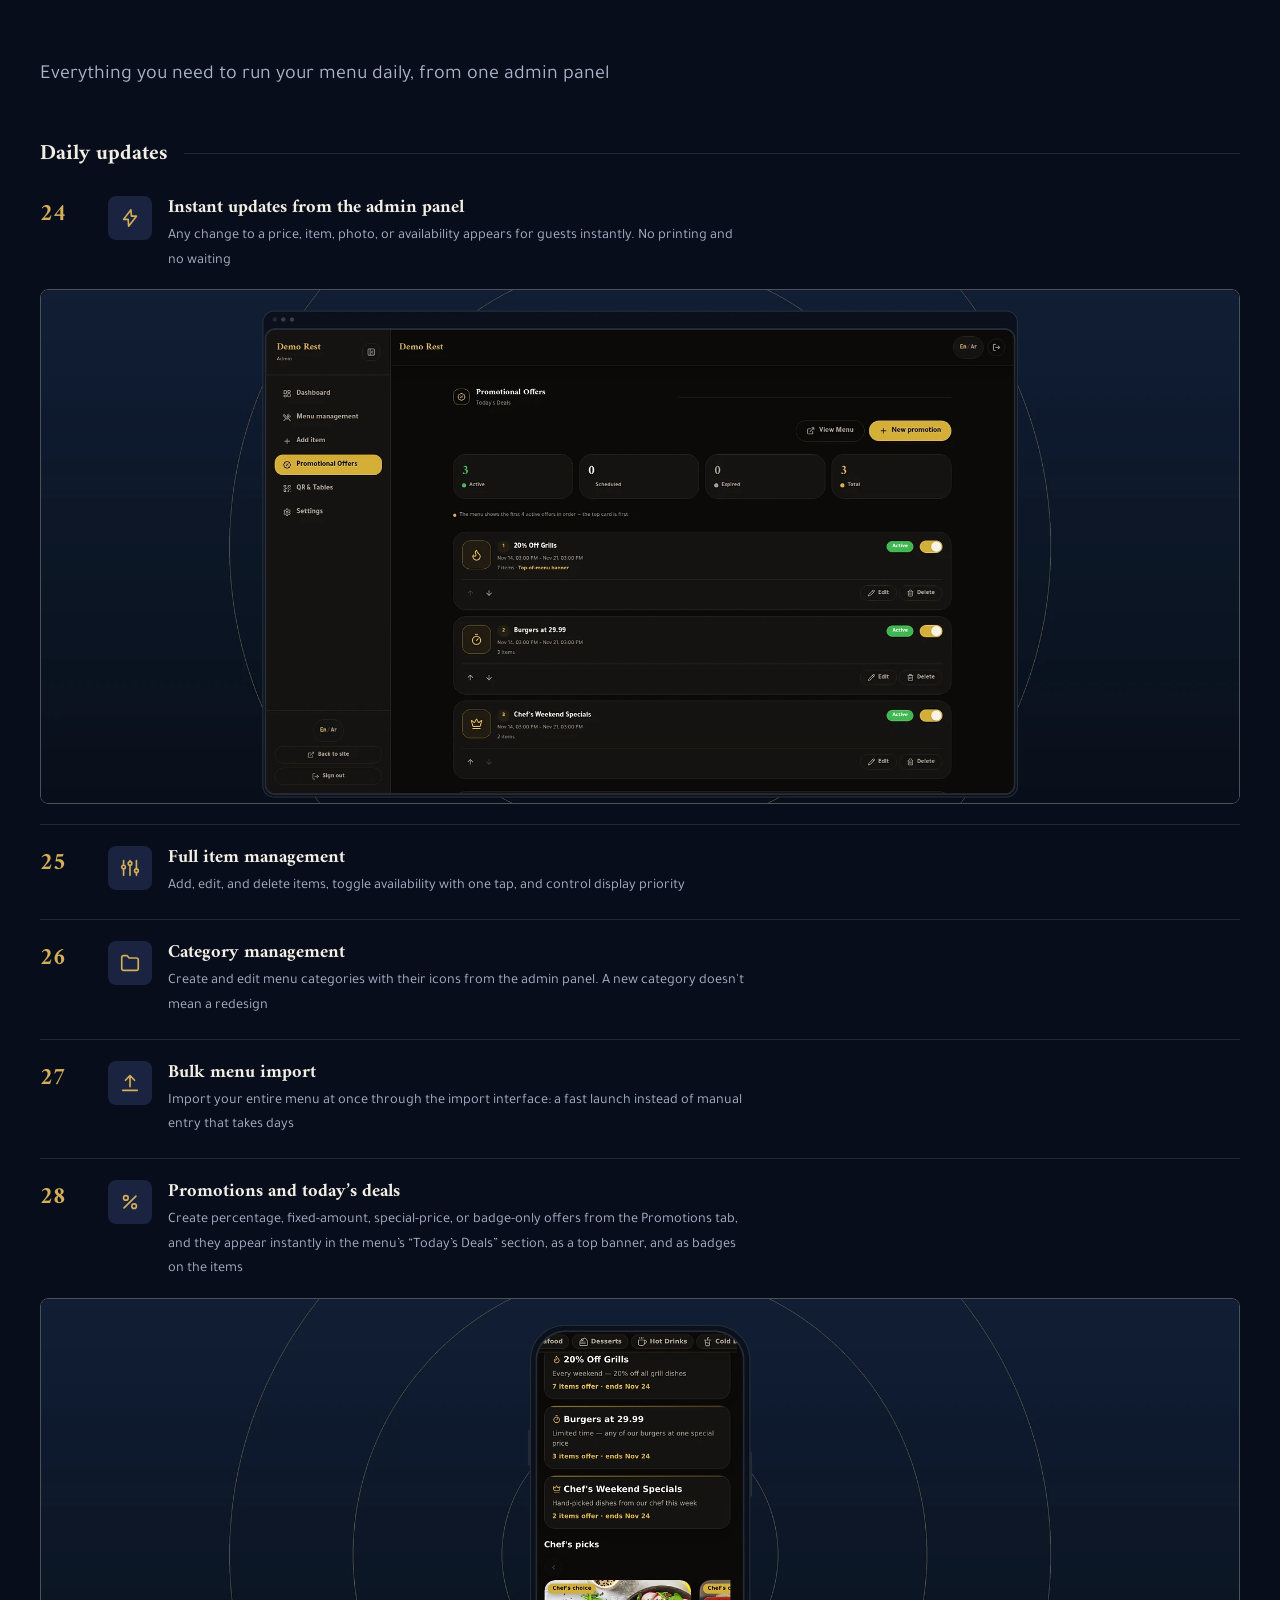
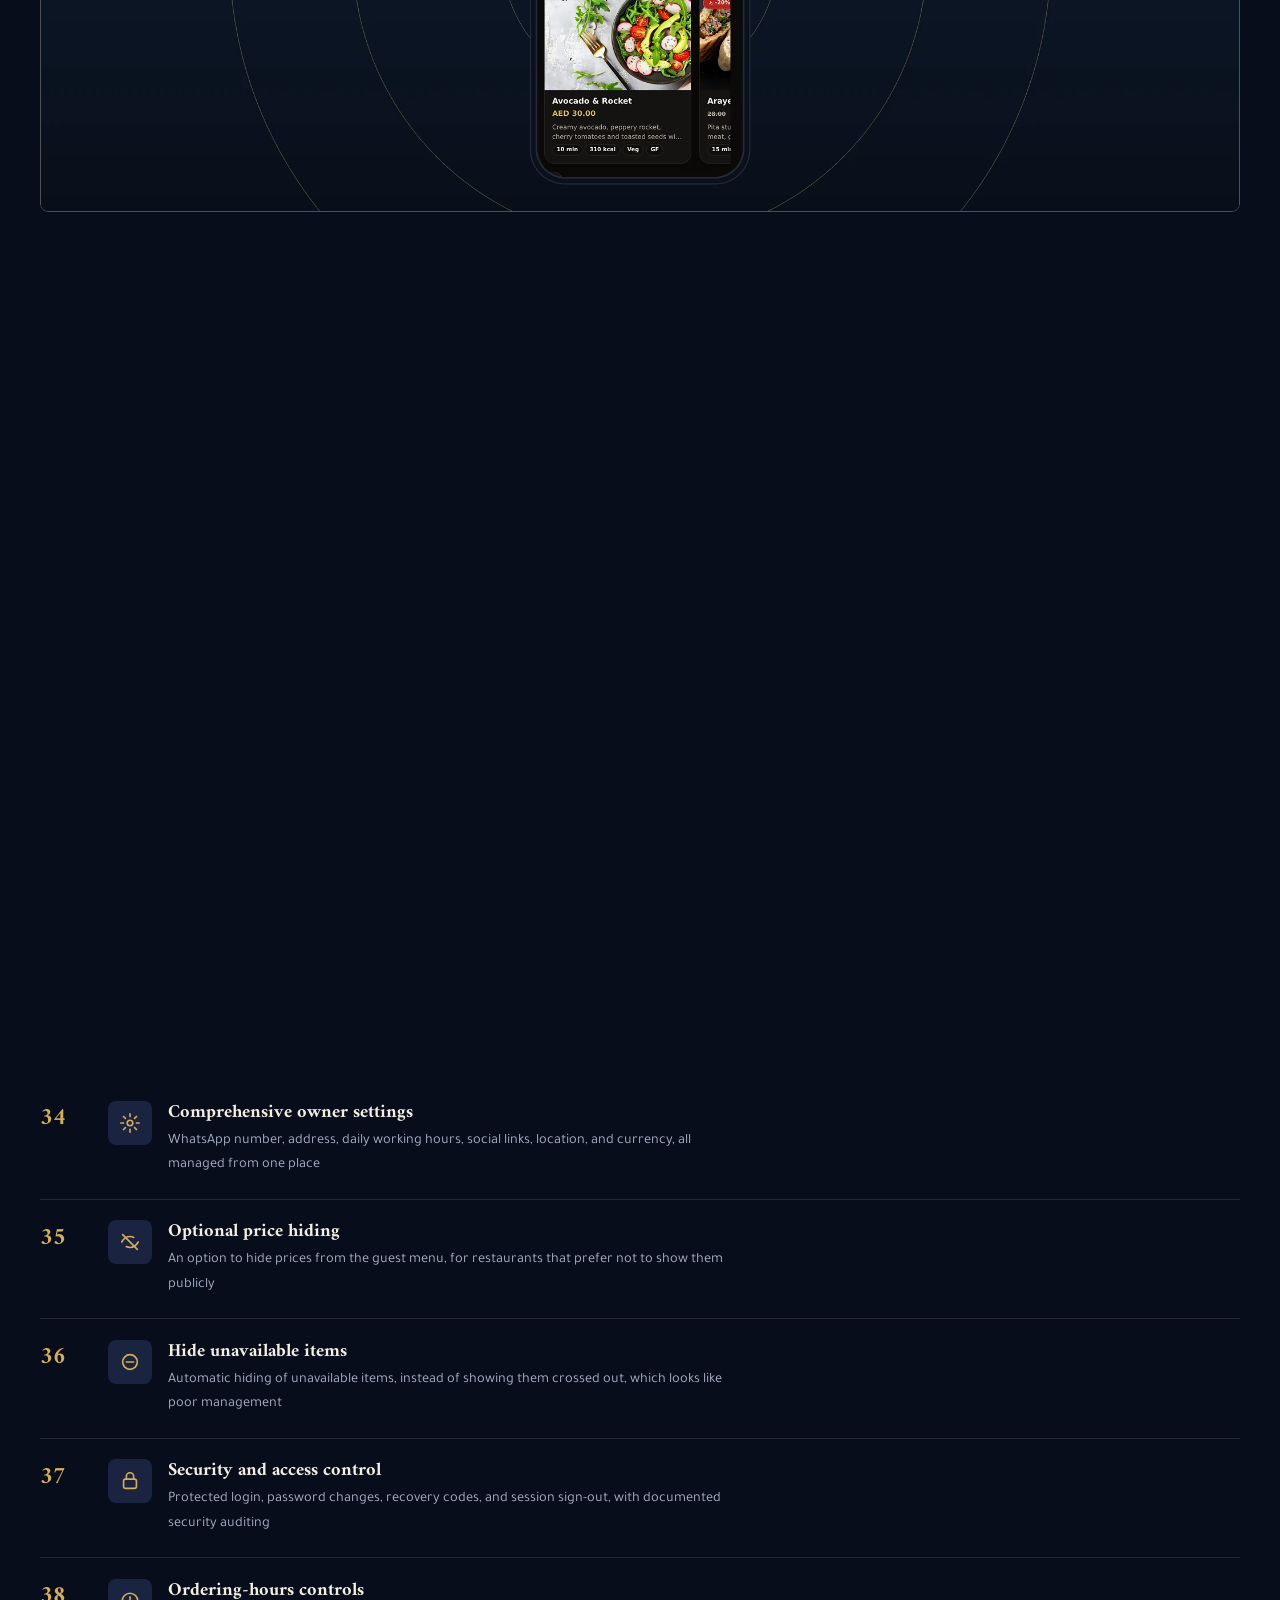
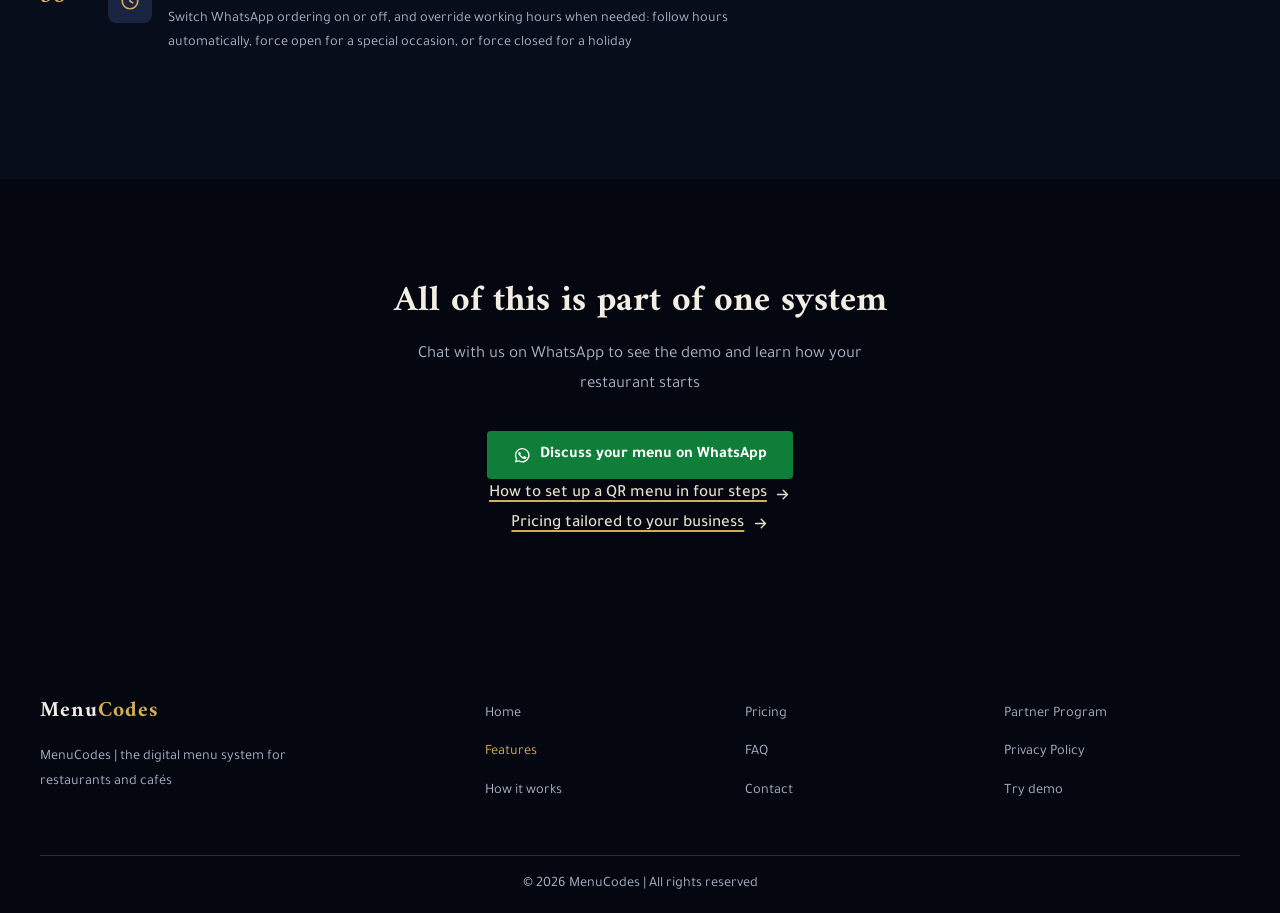
<file: features/index.html>
<!DOCTYPE html>
<html lang="en" dir="ltr">
<head>
<meta charset="UTF-8">
<script src="../assets/js/boot.js"></script>
<meta name="viewport" content="width=device-width, initial-scale=1">
<meta name="robots" content="index, follow">
<title data-i18n="pages.features.page_title">QR Menu Features for Restaurants &amp; Cafés | MenuCodes</title>
<meta name="description" data-i18n-attr="content:pages.features.meta_description" content="Thirty-eight QR menu features for restaurants and cafés: bilingual online menus, QR codes per table, offers, photos, WhatsApp ordering, and full admin control">
<link rel="canonical" href="https://menu.codes/features/" data-abs-url="href">
<link rel="alternate" hreflang="en" href="https://menu.codes/features/" data-abs-url="href">
<link rel="alternate" hreflang="ar" href="https://menu.codes/features/?lang=ar" data-abs-url="href">
<link rel="alternate" hreflang="x-default" href="https://menu.codes/features/" data-abs-url="href">
<meta property="og:type" content="website">
<meta property="og:site_name" content="MenuCodes">
<meta property="og:locale" content="en_US">
<meta property="og:locale:alternate" content="ar_AR">
<meta property="og:title" data-i18n-attr="content:pages.features.page_title" content="QR Menu Features for Restaurants &amp; Cafés | MenuCodes">
<meta property="og:description" data-i18n-attr="content:pages.features.meta_description" content="Thirty-eight QR menu features for restaurants and cafés: bilingual online menus, QR codes per table, offers, photos, WhatsApp ordering, and full admin control">
<meta property="og:url" content="https://menu.codes/features/" data-abs-url="content">
<meta property="og:image" content="https://menu.codes/images/hero-features.webp" data-og-img-en="https://menu.codes/images/hero-features.webp" data-og-img-ar="https://menu.codes/images/hero-features-ar.webp" data-abs-url="content">
<meta property="og:image:width" content="1600">
<meta property="og:image:height" content="1200">
<meta property="og:image:type" content="image/webp">
<meta property="og:image:alt" data-i18n-attr="content:pages.features.seo.og_image_alt" content="MenuCodes digital menu on a tablet, showing the menu on a large screen">
<meta name="twitter:image" content="https://menu.codes/images/hero-features.webp" data-og-img-en="https://menu.codes/images/hero-features.webp" data-og-img-ar="https://menu.codes/images/hero-features-ar.webp" data-abs-url="content">
<meta name="twitter:image:alt" data-i18n-attr="content:pages.features.seo.og_image_alt" content="MenuCodes digital menu on a tablet, showing the menu on a large screen">
<meta name="twitter:card" content="summary_large_image">
<meta name="twitter:title" data-i18n-attr="content:pages.features.page_title" content="QR Menu Features for Restaurants &amp; Cafés | MenuCodes">
<meta name="twitter:description" data-i18n-attr="content:pages.features.meta_description" content="Thirty-eight QR menu features for restaurants and cafés: bilingual online menus, QR codes per table, offers, photos, WhatsApp ordering, and full admin control">
<meta name="theme-color" content="#0B1B33">
<meta name="referrer" content="strict-origin-when-cross-origin">
<script type="application/ld+json">
{"@context":"https://schema.org","@type":"BreadcrumbList","itemListElement":[{"@type":"ListItem","position":1,"name":"Home","item":"https://menu.codes/"},{"@type":"ListItem","position":2,"name":"Features","item":"https://menu.codes/features/"}]}
</script>
<script type="application/ld+json">
{"@context": "https://schema.org", "@type": "WebPage", "name": "QR Menu Features for Restaurants & Cafés | MenuCodes", "url": "https://menu.codes/features/", "description": "Thirty-eight QR menu features for restaurants and cafés: bilingual online menus, QR codes per table, offers, photos, WhatsApp ordering, and full admin control", "inLanguage": ["en", "ar"], "isPartOf": {"@type": "WebSite", "name": "MenuCodes", "url": "https://menu.codes/"}, "publisher": {"@type": "Organization", "name": "MenuCodes", "url": "https://menu.codes/", "logo": "https://menu.codes/images/apple-touch-icon.png"}, "primaryImageOfPage": {"@type": "ImageObject", "url": "https://menu.codes/images/hero-features.webp", "width": 1600, "height": 1200}}
</script>
<link rel="icon" type="image/svg+xml" href="../images/favicon.svg">
<link rel="icon" href="../images/favicon.ico" sizes="any">
<link rel="icon" type="image/png" sizes="48x48" href="../images/favicon-48.png">
<link rel="icon" type="image/png" sizes="96x96" href="../images/favicon-96.png">
<link rel="icon" type="image/png" sizes="16x16" href="../images/favicon-16.png">
<link rel="icon" type="image/png" sizes="32x32" href="../images/favicon-32.png">
<link rel="icon" type="image/png" sizes="180x180" href="../images/favicon-180.png">
<link rel="icon" type="image/png" sizes="192x192" href="../images/favicon-192.png">
<link rel="apple-touch-icon" href="../images/apple-touch-icon.png">
<link rel="manifest" href="../assets/site.webmanifest">
<link rel="preconnect" href="https://fonts.googleapis.com">
<link rel="preconnect" href="https://fonts.gstatic.com" crossorigin>
<link href="https://fonts.googleapis.com/css2?family=Amiri:wght@400;700&family=Tajawal:wght@400;500;700&display=swap" rel="stylesheet">
<link rel="stylesheet" href="../assets/css/main.css">
</head>
<body class="page-features">
<a class="skip-link" href="#main" data-i18n="aria.skip_link">Skip to main content</a>
<svg class="mc-symbols" aria-hidden="true" focusable="false">
<defs>
<symbol id="mc-wa" viewBox="0 0 24 24" fill="currentColor"><path d="M12 2.5A9.5 9.5 0 0 0 3.7 16.6L2.5 21.5l5-1.2A9.5 9.5 0 1 0 12 2.5Zm0 17.3a7.8 7.8 0 0 1-4-1.1l-.3-.2-2.9.7.8-2.8-.2-.3a7.8 7.8 0 1 1 6.6 3.7Zm4.3-5.8c-.2-.1-1.4-.7-1.6-.8-.2-.1-.4-.1-.6.1l-.7.9c-.1.2-.3.2-.5.1a6.4 6.4 0 0 1-3.2-2.8c-.2-.4 0-.5.1-.6l.4-.5c.1-.2.1-.3 0-.5l-.8-1.8c-.2-.5-.4-.4-.6-.4h-.5c-.2 0-.5.2-.7.3-.9.9-1 2.4 0 3.9 1.2 1.8 2.9 3.2 4.9 4.3.7.3 1.2.5 1.6.6.7.2 1.3.2 1.8.1.6-.1 1.4-.6 1.6-1.2.2-.6.2-1 .1-1.2 0-.1-.2-.1-.4-.2Z"/></symbol>
</defs>
</svg>
<header class="site-head">
  <div class="container site-head__inner">
    <a class="brand" href="../"><span class="brand__word">Menu<span class="brand__codes">Codes</span></span></a>
    <nav class="site-nav" aria-label="MenuCodes">
      <a href="../" data-i18n="shared.nav.index">Home</a><a href="./" aria-current="page" data-i18n="shared.nav.features">Features</a><a href="../how-it-works/" data-i18n="shared.nav.how-it-works">How it works</a><a href="../pricing/" data-i18n="shared.nav.pricing">Pricing</a><a href="../faq/" data-i18n="shared.nav.faq">FAQ</a><a href="../contact/" data-i18n="shared.nav.contact">Contact</a><a href="../partners/" data-i18n="shared.nav.partners">Partner Program</a>
    </nav>
    <div class="site-head__actions">
      <a id="langToggle" class="lang-toggle" href="?lang=ar" data-i18n-attr="aria-label:aria.lang_switch" aria-label="Switch language — عربي"><span lang="ar">عربي</span></a>
    </div>
    <button class="nav-toggle" type="button" aria-expanded="false" aria-controls="mobileNav" data-i18n-attr="aria-label:aria.nav_open" aria-label="Open the navigation menu"><span class="nav-toggle__bar"></span><span class="nav-toggle__bar"></span></button>
  </div>
</header>
<div class="mobile-nav" id="mobileNav">
  <div class="container">
    <a class="mobile-nav__link" href="../" data-i18n="shared.nav.index">Home</a><a class="mobile-nav__link" href="./" aria-current="page" data-i18n="shared.nav.features">Features</a><a class="mobile-nav__link" href="../how-it-works/" data-i18n="shared.nav.how-it-works">How it works</a><a class="mobile-nav__link" href="../pricing/" data-i18n="shared.nav.pricing">Pricing</a><a class="mobile-nav__link" href="../faq/" data-i18n="shared.nav.faq">FAQ</a><a class="mobile-nav__link" href="../contact/" data-i18n="shared.nav.contact">Contact</a><a class="mobile-nav__link" href="../partners/" data-i18n="shared.nav.partners">Partner Program</a>
    <div class="mobile-nav__actions">
      <a class="lang-toggle" href="?lang=ar" data-lang-toggle-alt data-i18n-attr="aria-label:aria.lang_switch" aria-label="Switch language — عربي"><span lang="ar">عربي</span></a>
    </div>
  </div>
</div>
<main id="main" tabindex="-1">
<section class="hero--split">
  <div class="container hero--split__grid">
    <div>
      <p class="kicker reveal" data-i18n="pages.features.hero.kicker">Features</p>
      <h1 class="reveal rd-5" data-i18n="pages.features.hero.heading">All QR menu features in one system</h1>
      <p class="lead reveal rd-10" data-i18n="pages.features.hero.subheading">Thirty-eight documented features, designed from real hospitality work: a clearer experience for guests, and easier management for you</p>
    </div>
    <figure class="hero__figure reveal rd-10">
      <picture>
  <source srcset="../images/hero-features.webp" type="image/webp">
  <img src="../images/hero-features.webp" data-img-en="../images/hero-features.webp" data-img-ar="../images/hero-features-ar.webp" class="hero__img" width="1600" height="1200" loading="eager" fetchpriority="high" decoding="async" data-i18n-attr="alt:images.hero_features.alt" alt="Desktop browser showing the MenuCodes digital menu in grid view with a weekend deals banner, Today&#x27;s Deals, Chef&#x27;s picks and Popular dishes">
</picture>
    </figure>
  </div>
</section>
<nav class="feat-nav" data-i18n-attr="aria-label:pages.features.hero.kicker" aria-label="Features">
  <div class="container feat-nav__inner" data-native-scroll>
    <a class="feat-nav__link" href="#sg-guest-1" data-i18n="pages.features.groups.guest.subgroups.1.heading">Reaching the menu</a>
    <a class="feat-nav__link" href="#sg-guest-2" data-i18n="pages.features.groups.guest.subgroups.2.heading">Content that sells the dish</a>
    <a class="feat-nav__link" href="#sg-guest-3" data-i18n="pages.features.groups.guest.subgroups.3.heading">Easy menu navigation</a>
    <a class="feat-nav__link" href="#sg-guest-4" data-i18n="pages.features.groups.guest.subgroups.4.heading">Ordering from the menu</a>
    <a class="feat-nav__link" href="#sg-owner-1" data-i18n="pages.features.groups.owner.subgroups.1.heading">Daily updates</a>
    <a class="feat-nav__link" href="#sg-owner-2" data-i18n="pages.features.groups.owner.subgroups.2.heading">Identity and codes</a>
    <a class="feat-nav__link" href="#sg-owner-3" data-i18n="pages.features.groups.owner.subgroups.3.heading">Data and decisions</a>
    <a class="feat-nav__link" href="#sg-owner-4" data-i18n="pages.features.groups.owner.subgroups.4.heading">Settings and security</a>
  </div>
</nav><section class="section section--flush-top">
  <div class="container">
<div class="feature-group">
  <header class="section__head">
    <h2 class="reveal" data-i18n="pages.features.groups.guest.heading">The guest experience</h2>
    <p class="lead reveal rd-5" data-i18n="pages.features.groups.guest.intro">What your guest sees from the moment of the scan to the moment they choose a dish</p>
  </header>
  <div class="subgroup" id="sg-guest-1">
  <h3 class="reveal" data-i18n="pages.features.groups.guest.subgroups.1.heading">Reaching the menu</h3>
  <div class="feat-path">
    <article class="feat feat--p1 feat--s1 reveal rd-0">
  <span class="feature-card__num" aria-hidden="true">01</span>
  <div class="feature-card__icon"><svg viewBox="0 0 24 24" fill="none" stroke="currentColor" stroke-width="1.8" stroke-linecap="round" stroke-linejoin="round" aria-hidden="true" focusable="false"><rect x="4" y="4" width="16" height="16" rx="2"/><path d="M8 8h2.5v2.5H8zM13.5 13.5H16V16h-2.5zM8 14v2.5M14 8h2.5"/></svg></div>
  <h4 data-i18n="pages.features.groups.guest.subgroups.1.items.qr-scan-no-app.name">Open the menu by phone scan, no app</h4>
  <p data-i18n="pages.features.groups.guest.subgroups.1.items.qr-scan-no-app.copy">Guests scan the code with their phone camera and the menu opens instantly. No app download and no account</p>
</article>
    <article class="feat feat--p2 feat--s1 reveal rd-5">
  <span class="feature-card__num" aria-hidden="true">02</span>
  <div class="feature-card__icon"><svg viewBox="0 0 24 24" fill="none" stroke="currentColor" stroke-width="1.8" stroke-linecap="round" stroke-linejoin="round" aria-hidden="true" focusable="false"><circle cx="12" cy="12" r="8"/><path d="M4 12h16M12 4c2.5 2.4 3.8 5 3.8 8s-1.3 5.6-3.8 8c-2.5-2.4-3.8-5-3.8-8s1.3-5.6 3.8-8Z"/></svg></div>
  <h4 data-i18n="pages.features.groups.guest.subgroups.1.items.bilingual-toggle.name">Arabic/English one-tap toggle</h4>
  <p data-i18n="pages.features.groups.guest.subgroups.1.items.bilingual-toggle.copy">An AR/EN button flips the entire menu between both languages with full bidirectional support, and MenuCodes remembers each guest&#x27;s choice</p>
</article>
    <article class="feat feat--p3 feat--s1 reveal rd-10">
  <span class="feature-card__num" aria-hidden="true">03</span>
  <div class="feature-card__icon"><svg viewBox="0 0 24 24" fill="none" stroke="currentColor" stroke-width="1.8" stroke-linecap="round" stroke-linejoin="round" aria-hidden="true" focusable="false"><rect x="7" y="3" width="10" height="18" rx="2"/><path d="M11 18h2"/></svg></div>
  <h4 data-i18n="pages.features.groups.guest.subgroups.1.items.pwa-install.name">Installable as an app</h4>
  <p data-i18n="pages.features.groups.guest.subgroups.1.items.pwa-install.copy">An install button adds the menu as an icon on the phone screen. One-tap access for regular guests</p>
</article>
    <article class="feat feat--p4 feat--s1 reveal rd-15">
  <span class="feature-card__num" aria-hidden="true">04</span>
  <div class="feature-card__icon"><svg viewBox="0 0 24 24" fill="none" stroke="currentColor" stroke-width="1.8" stroke-linecap="round" stroke-linejoin="round" aria-hidden="true" focusable="false"><path d="M13 3 5 13.5h5L10.5 21 19 10h-5.5L13 3Z"/></svg></div>
  <h4 data-i18n="pages.features.groups.guest.subgroups.1.items.offline-cache.name">Works on weak internet</h4>
  <p data-i18n="pages.features.groups.guest.subgroups.1.items.offline-cache.copy">A static, cacheable version opens even on a weak connection. No waiting and no apologies</p>
</article>
  </div>
</div>
  <div class="subgroup" id="sg-guest-2">
  <h3 class="reveal" data-i18n="pages.features.groups.guest.subgroups.2.heading">Content that sells the dish</h3>
  <div class="feat-path">
    <article class="feat feat--p5 feat--s1 feat--media reveal rd-20"><figure class="feat__media"><picture><source srcset="../images/features-photo-item.webp" type="image/webp"><img src="../images/features-photo-item.webp" data-img-en="../images/features-photo-item.webp" data-img-ar="../images/features-photo-item-ar.webp" class="feat__media-img feat__media-img--full" width="1600" height="1200" loading="lazy" decoding="async" data-i18n-attr="alt:images.features_photo_item.alt" alt="Desktop browser showing the Cold Drinks list in the MenuCodes digital menu: Iced Latte, Fresh Orange Juice, Lemon &amp; Mint, Virgin Mojito, Soft Drink and Mineral Water, with photos, descriptions and preparation times"></picture></figure>
  <span class="feature-card__num" aria-hidden="true">05</span>
  <div class="feature-card__icon"><svg viewBox="0 0 24 24" fill="none" stroke="currentColor" stroke-width="1.8" stroke-linecap="round" stroke-linejoin="round" aria-hidden="true" focusable="false"><rect x="4" y="5" width="16" height="14" rx="2"/><circle cx="9" cy="10" r="1.6"/><path d="M4 17l5-4 3.5 3 3-2.5L20 17"/></svg></div>
  <h4 data-i18n="pages.features.groups.guest.subgroups.2.items.item-photos.name">A photo for every item</h4>
  <p data-i18n="pages.features.groups.guest.subgroups.2.items.item-photos.copy">An optimized photo for every dish, shown on the card and full-size on the item page, because guests eat with their eyes first</p>
</article>
    <article class="feat feat--p6 feat--s1 reveal rd-0">
  <span class="feature-card__num" aria-hidden="true">06</span>
  <div class="feature-card__icon"><svg viewBox="0 0 24 24" fill="none" stroke="currentColor" stroke-width="1.8" stroke-linecap="round" stroke-linejoin="round" aria-hidden="true" focusable="false"><path d="M4 20l1-4L16.5 4.5a2.1 2.1 0 0 1 3 3L8 19l-4 1Z"/></svg></div>
  <h4 data-i18n="pages.features.groups.guest.subgroups.2.items.item-descriptions.name">Descriptions in Arabic and English</h4>
  <p data-i18n="pages.features.groups.guest.subgroups.2.items.item-descriptions.copy">A written description for every item in both languages that explains the dish. No cryptic names and no guessing</p>
</article>
    <article class="feat feat--p1 feat--s2 reveal rd-5">
  <span class="feature-card__num" aria-hidden="true">07</span>
  <div class="feature-card__icon"><svg viewBox="0 0 24 24" fill="none" stroke="currentColor" stroke-width="1.8" stroke-linecap="round" stroke-linejoin="round" aria-hidden="true" focusable="false"><path d="M4 5.5C6.5 5 9.5 5.5 12 7c2.5-1.5 5.5-2 8-1.5V19c-2.5-.5-5.5 0-8 1.5-2.5-1.5-5.5-2-8-1.5V5.5Z"/><path d="M12 7v13.5"/></svg></div>
  <h4 data-i18n="pages.features.groups.guest.subgroups.2.items.item-story.name">The dish&#x27;s story</h4>
  <p data-i18n="pages.features.groups.guest.subgroups.2.items.item-story.copy">A paragraph telling each dish&#x27;s story. A detail that builds connection with the dish and justifies its price (can be enabled in settings)</p>
</article>
    <article class="feat feat--p2 feat--s2 reveal rd-10">
  <span class="feature-card__num" aria-hidden="true">08</span>
  <div class="feature-card__icon"><svg viewBox="0 0 24 24" fill="none" stroke="currentColor" stroke-width="1.8" stroke-linecap="round" stroke-linejoin="round" aria-hidden="true" focusable="false"><path d="M5 19C5 10 10 5 20 4c0 10-5 15-14 15"/><path d="M5 19c3-5 7-9 11-11"/></svg></div>
  <h4 data-i18n="pages.features.groups.guest.subgroups.2.items.ingredients.name">Ingredients list</h4>
  <p data-i18n="pages.features.groups.guest.subgroups.2.items.ingredients.copy">Each dish&#x27;s ingredients shown with clear badges, for guests with allergies and diets, no need to ask the waiter</p>
</article>
    <article class="feat feat--p3 feat--s2 reveal rd-15">
  <span class="feature-card__num" aria-hidden="true">09</span>
  <div class="feature-card__icon"><svg viewBox="0 0 24 24" fill="none" stroke="currentColor" stroke-width="1.8" stroke-linecap="round" stroke-linejoin="round" aria-hidden="true" focusable="false"><path d="M4 4h7l9 9-7 7-9-9V4Z"/><circle cx="8.5" cy="8.5" r="1.4"/></svg></div>
  <h4 data-i18n="pages.features.groups.guest.subgroups.2.items.dietary-tags.name">Dietary tags (vegetarian, gluten-free...)</h4>
  <p data-i18n="pages.features.groups.guest.subgroups.2.items.dietary-tags.copy">Standard badges on every item. A growing segment of guests finds itself in your menu</p>
</article>
    <article class="feat feat--p4 feat--s2 reveal rd-20">
  <span class="feature-card__num" aria-hidden="true">10</span>
  <div class="feature-card__icon"><svg viewBox="0 0 24 24" fill="none" stroke="currentColor" stroke-width="1.8" stroke-linecap="round" stroke-linejoin="round" aria-hidden="true" focusable="false"><path d="M12 3c1 3-2 4.5-2 7a4.5 4.5 0 0 0 9 .5C20 8 16 5 12 3Z"/><path d="M12 21a6 6 0 0 1-6-6c0-2 1-3.5 2-5"/></svg></div>
  <h4 data-i18n="pages.features.groups.guest.subgroups.2.items.calories.name">Calorie counts</h4>
  <p data-i18n="pages.features.groups.guest.subgroups.2.items.calories.copy">Calorie counts shown for every item. Information health-conscious guests expect</p>
</article>
    <article class="feat feat--p5 feat--s2 reveal rd-0">
  <span class="feature-card__num" aria-hidden="true">11</span>
  <div class="feature-card__icon"><svg viewBox="0 0 24 24" fill="none" stroke="currentColor" stroke-width="1.8" stroke-linecap="round" stroke-linejoin="round" aria-hidden="true" focusable="false"><circle cx="12" cy="12" r="8"/><path d="M12 7v5l3.5 2"/></svg></div>
  <h4 data-i18n="pages.features.groups.guest.subgroups.2.items.prep-time.name">Prep-time display</h4>
  <p data-i18n="pages.features.groups.guest.subgroups.2.items.prep-time.copy">Expected prep minutes shown for every item, so guests in a hurry know what to pick</p>
</article>
    <article class="feat feat--p6 feat--s2 reveal rd-5">
  <span class="feature-card__num" aria-hidden="true">12</span>
  <div class="feature-card__icon"><svg viewBox="0 0 24 24" fill="none" stroke="currentColor" stroke-width="1.8" stroke-linecap="round" stroke-linejoin="round" aria-hidden="true" focusable="false"><path d="M5 19a7 7 0 0 1 14 0"/><path d="M12 13l3.5-3.5"/></svg></div>
  <h4 data-i18n="pages.features.groups.guest.subgroups.2.items.spice-level.name">Spice-level indicator</h4>
  <p data-i18n="pages.features.groups.guest.subgroups.2.items.spice-level.copy">A visible one-to-three indicator of heat level. No surprises and no angry reviews</p>
</article>
    <article class="feat feat--p1 feat--s3 reveal rd-10">
  <span class="feature-card__num" aria-hidden="true">13</span>
  <div class="feature-card__icon"><svg viewBox="0 0 24 24" fill="none" stroke="currentColor" stroke-width="1.8" stroke-linecap="round" stroke-linejoin="round" aria-hidden="true" focusable="false"><path d="M12 4l2.3 4.9 5.2.6-3.9 3.6 1 5.2-4.6-2.6-4.6 2.6 1-5.2L4.5 9.5l5.2-.6L12 4Z"/></svg></div>
  <h4 data-i18n="pages.features.groups.guest.subgroups.2.items.item-badges.name">Item badges</h4>
  <p data-i18n="pages.features.groups.guest.subgroups.2.items.item-badges.copy">Most ordered, chef&#x27;s pick, signature dish, seasonal. Your standout dishes never get lost among dozens</p>
</article>
    <article class="feat feat--p2 feat--s3 reveal rd-15">
  <span class="feature-card__num" aria-hidden="true">14</span>
  <div class="feature-card__icon"><svg viewBox="0 0 24 24" fill="none" stroke="currentColor" stroke-width="1.8" stroke-linecap="round" stroke-linejoin="round" aria-hidden="true" focusable="false"><path d="M10 14a4 4 0 0 0 5.7 0l3-3a4 4 0 0 0-5.7-5.7l-1.5 1.5M14 10a4 4 0 0 0-5.7 0l-3 3a4 4 0 0 0 5.7 5.7l1.5-1.5"/></svg></div>
  <h4 data-i18n="pages.features.groups.guest.subgroups.2.items.pairings.name">“Pairs well with” suggestions</h4>
  <p data-i18n="pages.features.groups.guest.subgroups.2.items.pairings.copy">A section suggesting accompanying dishes for each item. Extra sales happen automatically without the waiter stepping in</p>
</article>
  </div>
</div>
  <div class="subgroup" id="sg-guest-3">
  <h3 class="reveal" data-i18n="pages.features.groups.guest.subgroups.3.heading">Easy menu navigation</h3>
  <div class="feat-path">
    <article class="feat feat--p3 feat--s3 reveal rd-20">
  <span class="feature-card__num" aria-hidden="true">15</span>
  <div class="feature-card__icon"><svg viewBox="0 0 24 24" fill="none" stroke="currentColor" stroke-width="1.8" stroke-linecap="round" stroke-linejoin="round" aria-hidden="true" focusable="false"><rect x="4" y="4" width="7" height="7" rx="1"/><rect x="13" y="4" width="7" height="7" rx="1"/><rect x="4" y="13" width="7" height="7" rx="1"/><rect x="13" y="13" width="7" height="7" rx="1"/></svg></div>
  <h4 data-i18n="pages.features.groups.guest.subgroups.3.items.categories.name">Categories with icons and carousels</h4>
  <p data-i18n="pages.features.groups.guest.subgroups.3.items.categories.copy">Category tabs with icons and item counts, plus featured, most-ordered, and seasonal carousels. A long menu stays easy to browse</p>
</article>
    <article class="feat feat--p4 feat--s3 reveal rd-0">
  <span class="feature-card__num" aria-hidden="true">16</span>
  <div class="feature-card__icon"><svg viewBox="0 0 24 24" fill="none" stroke="currentColor" stroke-width="1.8" stroke-linecap="round" stroke-linejoin="round" aria-hidden="true" focusable="false"><path d="M12 3l9 5-9 5-9-5 9-5Z"/><path d="M4.5 12.5 12 16.5l7.5-4M4.5 16.5 12 20.5l7.5-4"/></svg></div>
  <h4 data-i18n="pages.features.groups.guest.subgroups.3.items.view-modes.name">Three menu views</h4>
  <p data-i18n="pages.features.groups.guest.subgroups.3.items.view-modes.copy">Guests switch between grid, list, and compact views, because one layout doesn&#x27;t suit everyone</p>
</article>
    <article class="feat feat--p5 feat--s3 reveal rd-5">
  <span class="feature-card__num" aria-hidden="true">17</span>
  <div class="feature-card__icon"><svg viewBox="0 0 24 24" fill="none" stroke="currentColor" stroke-width="1.8" stroke-linecap="round" stroke-linejoin="round" aria-hidden="true" focusable="false"><path d="M4 6a2 2 0 0 1 2-2h12a2 2 0 0 1 2 2v9a2 2 0 0 1-2 2H9l-5 4V6Z"/></svg></div>
  <h4 data-i18n="pages.features.groups.guest.subgroups.3.items.contact-hub.name">Complete contact card</h4>
  <p data-i18n="pages.features.groups.guest.subgroups.3.items.contact-hub.copy">Phone, a WhatsApp button with a ready message, maps link, website, and working hours: all inside the menu</p>
</article>
    <article class="feat feat--p6 feat--s3 feat--media reveal rd-10"><figure class="feat__media"><picture><source srcset="../images/features-search.webp" type="image/webp"><img src="../images/features-search.webp" data-img-en="../images/features-search.webp" data-img-ar="../images/features-search-ar.webp" class="feat__media-img" width="2100" height="900" loading="lazy" decoding="async" data-i18n-attr="alt:images.features_search.alt" alt="Smartphone mockup showing the MenuCodes digital menu with the search bar and filter button above the menu list with Classic Hummus and Mutabbal Eggplant"></picture></figure>
  <span class="feature-card__num" aria-hidden="true">18</span>
  <div class="feature-card__icon"><svg viewBox="0 0 24 24" fill="none" stroke="currentColor" stroke-width="1.8" stroke-linecap="round" stroke-linejoin="round" aria-hidden="true" focusable="false"><circle cx="11" cy="11" r="7"/><path d="m20.5 20.5-4.6-4.6"/></svg></div>
  <h4 data-i18n="pages.features.groups.guest.subgroups.3.items.menu-search.name">Menu search</h4>
  <p data-i18n="pages.features.groups.guest.subgroups.3.items.menu-search.copy">Guests type in the “Search for any item…” bar and the menu narrows instantly, in Arabic or English, with a clear “No items match your search” message when nothing matches</p>
</article>
    <article class="feat feat--p1 feat--s3 feat--media reveal rd-15"><figure class="feat__media"><picture><source srcset="../images/features-filters.webp" type="image/webp"><img src="../images/features-filters.webp" data-img-en="../images/features-filters.webp" data-img-ar="../images/features-filters-ar.webp" class="feat__media-img" width="2100" height="900" loading="lazy" decoding="async" data-i18n-attr="alt:images.features_filters.alt" alt="Smartphone mockup showing the MenuCodes digital menu with the search bar and the filters panel open for price, dietary, prep time and calories above the menu list"></picture></figure>
  <span class="feature-card__num" aria-hidden="true">19</span>
  <div class="feature-card__icon"><svg viewBox="0 0 24 24" fill="none" stroke="currentColor" stroke-width="1.8" stroke-linecap="round" stroke-linejoin="round" aria-hidden="true" focusable="false"><path d="M4 5h16l-6.5 7.5v6l-3 1.5v-7.5L4 5Z"/></svg></div>
  <h4 data-i18n="pages.features.groups.guest.subgroups.3.items.filters.name">Smart filters</h4>
  <p data-i18n="pages.features.groups.guest.subgroups.3.items.filters.copy">Guests narrow the menu by price, dietary tags, prep time, and calories, or jump straight to Chef’s picks, Popular, Seasonal, and Spicy</p>
</article>
  </div>
</div>
  <div class="subgroup" id="sg-guest-4">
  <h3 class="reveal" data-i18n="pages.features.groups.guest.subgroups.4.heading">Ordering from the menu</h3>
  <div class="feat-path">
    <article class="feat feat--p1 feat--s6 feat--media reveal rd-0"><figure class="feat__media"><picture><source srcset="../images/features-whatsapp-cart.webp" type="image/webp"><img src="../images/features-whatsapp-cart.webp" data-img-en="../images/features-whatsapp-cart.webp" data-img-ar="../images/features-whatsapp-cart-ar.webp" class="feat__media-img" width="2100" height="900" loading="lazy" decoding="async" data-i18n-attr="alt:images.features_whatsapp_cart.alt" alt="Smartphone mockup showing the MenuCodes digital menu with the cart button showing two chosen items above Today&#x27;s Deals and the Chef&#x27;s picks row"></picture></figure>
  <span class="feature-card__num" aria-hidden="true">20</span>
  <div class="feature-card__icon"><svg viewBox="0 0 24 24" fill="none" stroke="currentColor" stroke-width="1.8" stroke-linecap="round" stroke-linejoin="round" aria-hidden="true" focusable="false"><circle cx="8" cy="21" r="1"/><circle cx="19" cy="21" r="1"/><path d="M2.05 2.05h2l2.66 12.42a2 2 0 0 0 2 1.58h9.78a2 2 0 0 0 1.95-1.57l1.65-7.43H5.12"/></svg></div>
  <h4 data-i18n="pages.features.groups.guest.subgroups.4.items.whatsapp-cart.name">Add dishes to a cart</h4>
  <p data-i18n="pages.features.groups.guest.subgroups.4.items.whatsapp-cart.copy">Guests add dishes from the dish page with a simple counter, and the cart button at the top of the menu shows how many items they have chosen</p>
</article>
    <article class="feat feat--p2 feat--s6 feat--media reveal rd-5">
  <span class="feature-card__num" aria-hidden="true">21</span>
  <div class="feature-card__icon"><svg viewBox="0 0 24 24" fill="currentColor" aria-hidden="true" focusable="false"><use href="#mc-wa"/></svg></div>
  <h4 data-i18n="pages.features.groups.guest.subgroups.4.items.whatsapp-send.name">One organised WhatsApp order</h4>
  <p data-i18n="pages.features.groups.guest.subgroups.4.items.whatsapp-send.copy">Guests choose dine-in, pickup, or delivery, then send one organised WhatsApp message with their order. Payment is cash on delivery, with no payment inside the system</p>
<figure class="feat__media"><picture><source srcset="../images/features-whatsapp-drawer.webp" type="image/webp"><img src="../images/features-whatsapp-drawer.webp" data-img-en="../images/features-whatsapp-drawer.webp" data-img-ar="../images/features-whatsapp-drawer-ar.webp" class="feat__media-img" width="2100" height="900" loading="lazy" decoding="async" data-i18n-attr="alt:images.features_whatsapp_drawer.alt" alt="Smartphone mockup showing the open Your order drawer in the MenuCodes digital menu with order type choices, item quantities and the gold Order via WhatsApp button"></picture></figure></article>
    <article class="feat feat--p3 feat--s6 feat--media reveal rd-10"><figure class="feat__media"><picture><source srcset="../images/features-open-badge.webp" type="image/webp"><img src="../images/features-open-badge.webp" data-img-en="../images/features-open-badge.webp" data-img-ar="../images/features-open-badge-ar.webp" class="feat__media-img" width="2100" height="900" loading="lazy" decoding="async" data-i18n-attr="alt:images.features_open_badge.alt" alt="Smartphone mockup showing the contact card in the MenuCodes digital menu with the gold Open now badge, WhatsApp button and Google Maps link below the drinks list"></picture></figure>
  <span class="feature-card__num" aria-hidden="true">22</span>
  <div class="feature-card__icon"><svg viewBox="0 0 24 24" fill="none" stroke="currentColor" stroke-width="1.8" stroke-linecap="round" stroke-linejoin="round" aria-hidden="true" focusable="false"><circle cx="12" cy="12" r="8.5"/><path d="m8.5 12.2 2.4 2.4 4.6-5"/></svg></div>
  <h4 data-i18n="pages.features.groups.guest.subgroups.4.items.open-badge.name">Open-now badge</h4>
  <p data-i18n="pages.features.groups.guest.subgroups.4.items.open-badge.copy">Guests always see whether you are open: a green “Open now” badge on the menu, switching to “Closed now” outside working hours</p>
</article>
    <article class="feat feat--p4 feat--s6 feat--media reveal rd-15"><figure class="feat__media"><picture><source srcset="../images/features-order-history.webp" type="image/webp"><img src="../images/features-order-history.webp" data-img-en="../images/features-order-history.webp" data-img-ar="../images/features-order-history-ar.webp" class="feat__media-img" width="2100" height="900" loading="lazy" decoding="async" data-i18n-attr="alt:images.features_order_history.alt" alt="Smartphone mockup showing the Previous orders sheet in the MenuCodes digital menu with a past order from this device"></picture></figure>
  <span class="feature-card__num" aria-hidden="true">23</span>
  <div class="feature-card__icon"><svg viewBox="0 0 24 24" fill="none" stroke="currentColor" stroke-width="1.8" stroke-linecap="round" stroke-linejoin="round" aria-hidden="true" focusable="false"><path d="M3.5 12a8.5 8.5 0 1 0 2.6-6.1"/><path d="M3.5 3.5v5h5"/><path d="M12 7.5V12l3 2"/></svg></div>
  <h4 data-i18n="pages.features.groups.guest.subgroups.4.items.order-history.name">Order history and one-tap reorder</h4>
  <p data-i18n="pages.features.groups.guest.subgroups.4.items.order-history.copy">Guests find their previous orders inside the cart, on their own device, and reorder any of them in one tap — or with editing before sending</p>
</article>
  </div>
</div>
</div>
  </div>
</section>
<section class="section section--flush-top">
  <div class="container">
<div class="feature-group">
  <header class="section__head">
    <h2 class="reveal" data-i18n="pages.features.groups.owner.heading">Restaurant management</h2>
    <p class="lead reveal rd-5" data-i18n="pages.features.groups.owner.intro">Everything you need to run your menu daily, from one admin panel</p>
  </header>
  <div class="subgroup" id="sg-owner-1">
  <h3 class="reveal" data-i18n="pages.features.groups.owner.subgroups.1.heading">Daily updates</h3>
  <div class="feat-path">
    <article class="feat feat--p6 feat--s3 feat--media reveal rd-10">
  <span class="feature-card__num" aria-hidden="true">24</span>
  <div class="feature-card__icon"><svg viewBox="0 0 24 24" fill="none" stroke="currentColor" stroke-width="1.8" stroke-linecap="round" stroke-linejoin="round" aria-hidden="true" focusable="false"><path d="M13 3 5 13.5h5L10.5 21 19 10h-5.5L13 3Z"/></svg></div>
  <h4 data-i18n="pages.features.groups.owner.subgroups.1.items.instant-updates.name">Instant updates from the admin panel</h4>
  <p data-i18n="pages.features.groups.owner.subgroups.1.items.instant-updates.copy">Any change to a price, item, photo, or availability appears for guests instantly. No printing and no waiting</p>
<figure class="feat__media"><picture><source srcset="../images/features-spotlight.webp" type="image/webp"><img src="../images/features-spotlight.webp" data-img-en="../images/features-spotlight.webp" data-img-ar="../images/features-spotlight-ar.webp" class="feat__media-img" width="2100" height="900" loading="lazy" decoding="async" data-i18n-attr="alt:images.features_spotlight.alt" alt="Desktop browser showing Promotional Offers management in the MenuCodes admin panel with active offer cards and status counts"></picture></figure></article>
    <article class="feat feat--p1 feat--s4 reveal rd-15">
  <span class="feature-card__num" aria-hidden="true">25</span>
  <div class="feature-card__icon"><svg viewBox="0 0 24 24" fill="none" stroke="currentColor" stroke-width="1.8" stroke-linecap="round" stroke-linejoin="round" aria-hidden="true" focusable="false"><path d="M5 4v5M5 13v7M12 4v1M12 9v11M19 4v9M19 17v3"/><circle cx="5" cy="11" r="2"/><circle cx="12" cy="7" r="2"/><circle cx="19" cy="15" r="2"/></svg></div>
  <h4 data-i18n="pages.features.groups.owner.subgroups.1.items.item-management.name">Full item management</h4>
  <p data-i18n="pages.features.groups.owner.subgroups.1.items.item-management.copy">Add, edit, and delete items, toggle availability with one tap, and control display priority</p>
</article>
    <article class="feat feat--p2 feat--s4 reveal rd-20">
  <span class="feature-card__num" aria-hidden="true">26</span>
  <div class="feature-card__icon"><svg viewBox="0 0 24 24" fill="none" stroke="currentColor" stroke-width="1.8" stroke-linecap="round" stroke-linejoin="round" aria-hidden="true" focusable="false"><path d="M3 6a2 2 0 0 1 2-2h4l2 2.5h8a2 2 0 0 1 2 2V18a2 2 0 0 1-2 2H5a2 2 0 0 1-2-2V6Z"/></svg></div>
  <h4 data-i18n="pages.features.groups.owner.subgroups.1.items.category-management.name">Category management</h4>
  <p data-i18n="pages.features.groups.owner.subgroups.1.items.category-management.copy">Create and edit menu categories with their icons from the admin panel. A new category doesn&#x27;t mean a redesign</p>
</article>
    <article class="feat feat--p3 feat--s4 reveal rd-0">
  <span class="feature-card__num" aria-hidden="true">27</span>
  <div class="feature-card__icon"><svg viewBox="0 0 24 24" fill="none" stroke="currentColor" stroke-width="1.8" stroke-linecap="round" stroke-linejoin="round" aria-hidden="true" focusable="false"><path d="M12 16V4M7 9l5-5 5 5"/><path d="M4 20h16"/></svg></div>
  <h4 data-i18n="pages.features.groups.owner.subgroups.1.items.bulk-import.name">Bulk menu import</h4>
  <p data-i18n="pages.features.groups.owner.subgroups.1.items.bulk-import.copy">Import your entire menu at once through the import interface: a fast launch instead of manual entry that takes days</p>
</article>
    <article class="feat feat--p4 feat--s4 feat--media reveal rd-5"><figure class="feat__media"><picture><source srcset="../images/features-deals.webp" type="image/webp"><img src="../images/features-deals.webp" data-img-en="../images/features-deals.webp" data-img-ar="../images/features-deals-ar.webp" class="feat__media-img" width="2100" height="900" loading="lazy" decoding="async" data-i18n-attr="alt:images.features_deals.alt" alt="Smartphone mockup showing Today&#x27;s Deals in the MenuCodes digital menu with a weekend grills offer, a burgers offer and Chef&#x27;s Weekend Specials above the Chef&#x27;s picks row"></picture></figure>
  <span class="feature-card__num" aria-hidden="true">28</span>
  <div class="feature-card__icon"><svg viewBox="0 0 24 24" fill="none" stroke="currentColor" stroke-width="1.8" stroke-linecap="round" stroke-linejoin="round" aria-hidden="true" focusable="false"><path d="M18.5 5.5 5.5 18.5"/><circle cx="7.5" cy="7.5" r="2.5"/><circle cx="16.5" cy="16.5" r="2.5"/></svg></div>
  <h4 data-i18n="pages.features.groups.owner.subgroups.1.items.promotions.name">Promotions and today’s deals</h4>
  <p data-i18n="pages.features.groups.owner.subgroups.1.items.promotions.copy">Create percentage, fixed-amount, special-price, or badge-only offers from the Promotions tab, and they appear instantly in the menu’s “Today’s Deals” section, as a top banner, and as badges on the items</p>
</article>
  </div>
</div>
  <div class="subgroup" id="sg-owner-2">
  <h3 class="reveal" data-i18n="pages.features.groups.owner.subgroups.2.heading">Identity and codes</h3>
  <div class="feat-path">
    <article class="feat feat--p4 feat--s4 reveal rd-5">
  <span class="feature-card__num" aria-hidden="true">29</span>
  <div class="feature-card__icon"><svg viewBox="0 0 24 24" fill="none" stroke="currentColor" stroke-width="1.8" stroke-linecap="round" stroke-linejoin="round" aria-hidden="true" focusable="false"><circle cx="12" cy="12" r="8"/><circle cx="9" cy="10" r="1.1"/><circle cx="14.5" cy="9" r="1.1"/><circle cx="15.5" cy="14.5" r="1.1"/></svg></div>
  <h4 data-i18n="pages.features.groups.owner.subgroups.2.items.white-label.name">Your own identity on every screen</h4>
  <p data-i18n="pages.features.groups.owner.subgroups.2.items.white-label.copy">Your restaurant’s name, logo, colors, and fonts everywhere. The menu looks like you made it yourself</p>
</article>
    <article class="feat feat--p5 feat--s4 reveal rd-10">
  <span class="feature-card__num" aria-hidden="true">30</span>
  <div class="feature-card__icon"><svg viewBox="0 0 24 24" fill="none" stroke="currentColor" stroke-width="1.8" stroke-linecap="round" stroke-linejoin="round" aria-hidden="true" focusable="false"><path d="M12 4c.7 4.5 2.5 6.3 7 7-4.5.7-6.3 2.5-7 7-.7-4.5-2.5-6.3-7-7 4.5-.7 6.3-2.5 7-7Z"/></svg></div>
  <h4 data-i18n="pages.features.groups.owner.subgroups.2.items.qr-studio.name">Branded QR studio</h4>
  <p data-i18n="pages.features.groups.owner.subgroups.2.items.qr-studio.copy">Generate codes in your restaurant&#x27;s colors and identity: eight styles with live preview and print-quality SVG and PNG downloads</p>
</article>
    <article class="feat feat--p6 feat--s4 reveal rd-15">
  <span class="feature-card__num" aria-hidden="true">31</span>
  <div class="feature-card__icon"><svg viewBox="0 0 24 24" fill="none" stroke="currentColor" stroke-width="1.8" stroke-linecap="round" stroke-linejoin="round" aria-hidden="true" focusable="false"><path d="M3 8h18M5 8v11M19 8v11M5 13.5h14"/></svg></div>
  <h4 data-i18n="pages.features.groups.owner.subgroups.2.items.table-qr.name">A dedicated QR code per table</h4>
  <p data-i18n="pages.features.groups.owner.subgroups.2.items.table-qr.copy">A code for each table that shows its number in the menu, so you know which tables engage the most</p>
</article>
  </div>
</div>
  <div class="subgroup" id="sg-owner-3">
  <h3 class="reveal" data-i18n="pages.features.groups.owner.subgroups.3.heading">Data and decisions</h3>
  <div class="feat-path">
    <article class="feat feat--p1 feat--s5 reveal rd-20">
  <span class="feature-card__num" aria-hidden="true">32</span>
  <div class="feature-card__icon"><svg viewBox="0 0 24 24" fill="none" stroke="currentColor" stroke-width="1.8" stroke-linecap="round" stroke-linejoin="round" aria-hidden="true" focusable="false"><path d="M4 20V4M4 20h16"/><path d="M8 16v-5M12 16V8M16 16v-3M20 16V6"/></svg></div>
  <h4 data-i18n="pages.features.groups.owner.subgroups.3.items.dashboard-stats.name">Admin panel statistics</h4>
  <p data-i18n="pages.features.groups.owner.subgroups.3.items.dashboard-stats.copy">Total views, most-viewed items, a seven-day views trend, and per-table engagement. Decisions built on numbers, not guesses</p>
</article>
    <article class="feat feat--p2 feat--s5 reveal rd-0">
  <span class="feature-card__num" aria-hidden="true">33</span>
  <div class="feature-card__icon"><svg viewBox="0 0 24 24" fill="none" stroke="currentColor" stroke-width="1.8" stroke-linecap="round" stroke-linejoin="round" aria-hidden="true" focusable="false"><path d="M3 12s3.5-6 9-6 9 6 9 6-3.5 6-9 6-9-6-9-6Z"/><circle cx="12" cy="12" r="2.5"/></svg></div>
  <h4 data-i18n="pages.features.groups.owner.subgroups.3.items.view-counter.name">Item view counter</h4>
  <p data-i18n="pages.features.groups.owner.subgroups.3.items.view-counter.copy">A view counter for every item, so you know which dish actually catches the eye before ordering (can be enabled in settings)</p>
</article>
  </div>
</div>
  <div class="subgroup" id="sg-owner-4">
  <h3 class="reveal" data-i18n="pages.features.groups.owner.subgroups.4.heading">Settings and security</h3>
  <div class="feat-path">
    <article class="feat feat--p3 feat--s5 reveal rd-5">
  <span class="feature-card__num" aria-hidden="true">34</span>
  <div class="feature-card__icon"><svg viewBox="0 0 24 24" fill="none" stroke="currentColor" stroke-width="1.8" stroke-linecap="round" stroke-linejoin="round" aria-hidden="true" focusable="false"><circle cx="12" cy="12" r="3"/><path d="M12 2v3M12 19v3M2 12h3M19 12h3M4.9 4.9 7 7M17 17l2.1 2.1M19.1 4.9 17 7M7 17l-2.1 2.1"/></svg></div>
  <h4 data-i18n="pages.features.groups.owner.subgroups.4.items.owner-settings.name">Comprehensive owner settings</h4>
  <p data-i18n="pages.features.groups.owner.subgroups.4.items.owner-settings.copy">WhatsApp number, address, daily working hours, social links, location, and currency, all managed from one place</p>
</article>
    <article class="feat feat--p4 feat--s5 reveal rd-10">
  <span class="feature-card__num" aria-hidden="true">35</span>
  <div class="feature-card__icon"><svg viewBox="0 0 24 24" fill="none" stroke="currentColor" stroke-width="1.8" stroke-linecap="round" stroke-linejoin="round" aria-hidden="true" focusable="false"><path d="M3 12s3.5-6 9-6c1.5 0 2.9.4 4.1 1M21 12s-3.5 6-9 6c-1.5 0-2.9-.4-4.1-1"/><path d="M4 4l16 16"/></svg></div>
  <h4 data-i18n="pages.features.groups.owner.subgroups.4.items.hide-prices.name">Optional price hiding</h4>
  <p data-i18n="pages.features.groups.owner.subgroups.4.items.hide-prices.copy">An option to hide prices from the guest menu, for restaurants that prefer not to show them publicly</p>
</article>
    <article class="feat feat--p5 feat--s5 reveal rd-15">
  <span class="feature-card__num" aria-hidden="true">36</span>
  <div class="feature-card__icon"><svg viewBox="0 0 24 24" fill="none" stroke="currentColor" stroke-width="1.8" stroke-linecap="round" stroke-linejoin="round" aria-hidden="true" focusable="false"><circle cx="12" cy="12" r="8"/><path d="M8 12h8"/></svg></div>
  <h4 data-i18n="pages.features.groups.owner.subgroups.4.items.hide-unavailable.name">Hide unavailable items</h4>
  <p data-i18n="pages.features.groups.owner.subgroups.4.items.hide-unavailable.copy">Automatic hiding of unavailable items, instead of showing them crossed out with an impression of poor management</p>
</article>
    <article class="feat feat--p6 feat--s5 reveal rd-20">
  <span class="feature-card__num" aria-hidden="true">37</span>
  <div class="feature-card__icon"><svg viewBox="0 0 24 24" fill="none" stroke="currentColor" stroke-width="1.8" stroke-linecap="round" stroke-linejoin="round" aria-hidden="true" focusable="false"><rect x="5" y="10" width="14" height="10" rx="2"/><path d="M8 10V7a4 4 0 0 1 8 0v3"/></svg></div>
  <h4 data-i18n="pages.features.groups.owner.subgroups.4.items.security.name">Security and access control</h4>
  <p data-i18n="pages.features.groups.owner.subgroups.4.items.security.copy">Protected login, password changes, recovery codes, and session sign-out, with documented security auditing</p>
</article>
    <article class="feat feat--p1 feat--s5 reveal rd-0">
  <span class="feature-card__num" aria-hidden="true">38</span>
  <div class="feature-card__icon"><svg viewBox="0 0 24 24" fill="none" stroke="currentColor" stroke-width="1.8" stroke-linecap="round" stroke-linejoin="round" aria-hidden="true" focusable="false"><circle cx="12" cy="12" r="8.5"/><path d="M12 7.5V12l3 2"/></svg></div>
  <h4 data-i18n="pages.features.groups.owner.subgroups.4.items.ordering-hours.name">Ordering-hours controls</h4>
  <p data-i18n="pages.features.groups.owner.subgroups.4.items.ordering-hours.copy">Switch WhatsApp ordering on or off, and override working hours when needed: follow hours automatically, force open for a special occasion, or force closed for a holiday</p>
</article>
  </div>
</div>
</div>
  </div>
</section>
<section class="section cta-band">
  <div class="container">
    <h2 class="reveal" data-i18n="pages.features.closing_cta.heading">All of this is part of one system</h2>
    <p class="reveal rd-5" data-i18n="pages.features.closing_cta.copy">Chat with us on WhatsApp to see the demo and learn how your restaurant starts</p>
    <div class="cta-band__actions reveal rd-10">
      <a href="https://wa.me/15551234567" class="btn btn--whatsapp btn--lg" data-wa data-wa-text="whatsapp.pretext.merged" target="_blank" rel="noopener noreferrer"><svg class="btn__icon" aria-hidden="true" focusable="false"><use href="#mc-wa"/></svg><span data-i18n="pages.features.closing_cta.button">Discuss your menu on WhatsApp</span></a>
    </div>
<p class="reveal"><a class="text-link" href="../how-it-works/"><span data-i18n="pages.how-it-works.hero.heading">How to set up a QR menu in four steps</span><svg class="flip-rtl" viewBox="0 0 24 24" fill="none" stroke="currentColor" stroke-width="2" stroke-linecap="round" stroke-linejoin="round" aria-hidden="true" focusable="false"><path d="M5 12h14M13 6l6 6-6 6"/></svg></a> <a class="text-link" href="../pricing/"><span data-i18n="pages.pricing.hero.heading">Pricing tailored to your business</span><svg class="flip-rtl" viewBox="0 0 24 24" fill="none" stroke="currentColor" stroke-width="2" stroke-linecap="round" stroke-linejoin="round" aria-hidden="true" focusable="false"><path d="M5 12h14M13 6l6 6-6 6"/></svg></a></p>
  </div>
</section>
</main>
<footer class="site-foot">
  <div class="container">
    <div class="site-foot__grid">
      <div>
        <a class="brand brand--on-dark" href="../"><span class="brand__word">Menu<span class="brand__codes">Codes</span></span></a>
        <p class="site-foot__tagline" data-i18n="shared.footer_tagline">MenuCodes | the digital menu system for restaurants and cafés</p>
      </div>
      <nav class="site-foot__nav" aria-label="MenuCodes">
        <ul class="site-foot__links">
          <li><a href="../" data-i18n="shared.nav.index">Home</a></li>
          <li><a href="../features/" aria-current="page" data-i18n="shared.nav.features">Features</a></li>
          <li><a href="../how-it-works/" data-i18n="shared.nav.how-it-works">How it works</a></li>
        </ul>
        <ul class="site-foot__links">
          <li><a href="../pricing/" data-i18n="shared.nav.pricing">Pricing</a></li>
          <li><a href="../faq/" data-i18n="shared.nav.faq">FAQ</a></li>
          <li><a href="../contact/" data-i18n="shared.nav.contact">Contact</a></li>
        </ul>
        <ul class="site-foot__links">
          <li><a href="../partners/" data-i18n="pages.partners.footer.nav.program">Partner Program</a></li>
          <li><a href="../privacy/" data-i18n="pages.partners.footer.nav.privacy">Privacy Policy</a></li>
          <li><a href="https://demo.menu.codes/" data-demo-link data-i18n="shared.footer.demo" target="_blank" rel="noopener noreferrer">Try demo</a></li>
        </ul>
      </nav>
    </div>
    <div class="site-foot__bar">
      <a href="/staff-login" class="hp-link" data-hp-link tabindex="-1" aria-hidden="true">staff login</a>
      <span data-i18n="shared.footer_rights">© 2026 MenuCodes | All rights reserved</span>
    </div>
  </div>
</footer>
<script src="../assets/js/dictionary.js"></script>
<script src="../assets/js/i18n.js"></script>
<script src="../assets/js/main.js"></script>
</body>
</html>
</file>
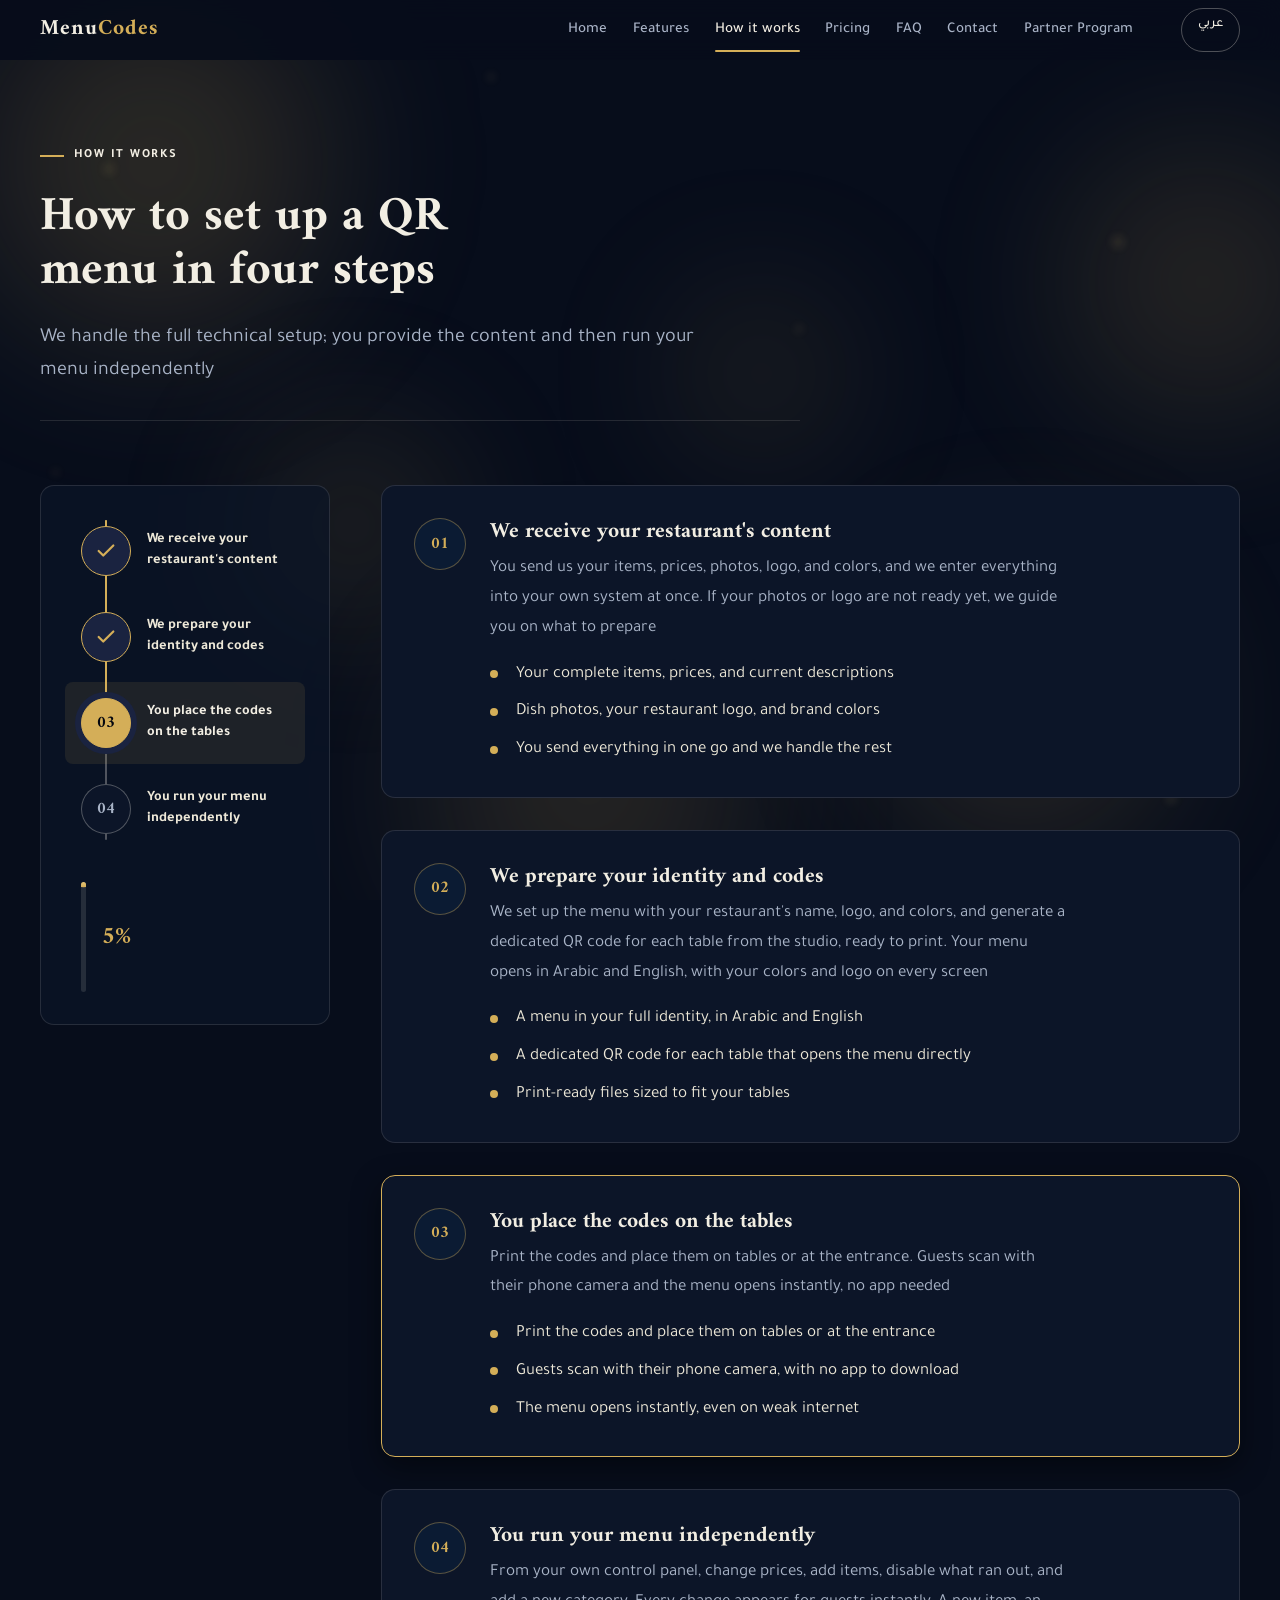
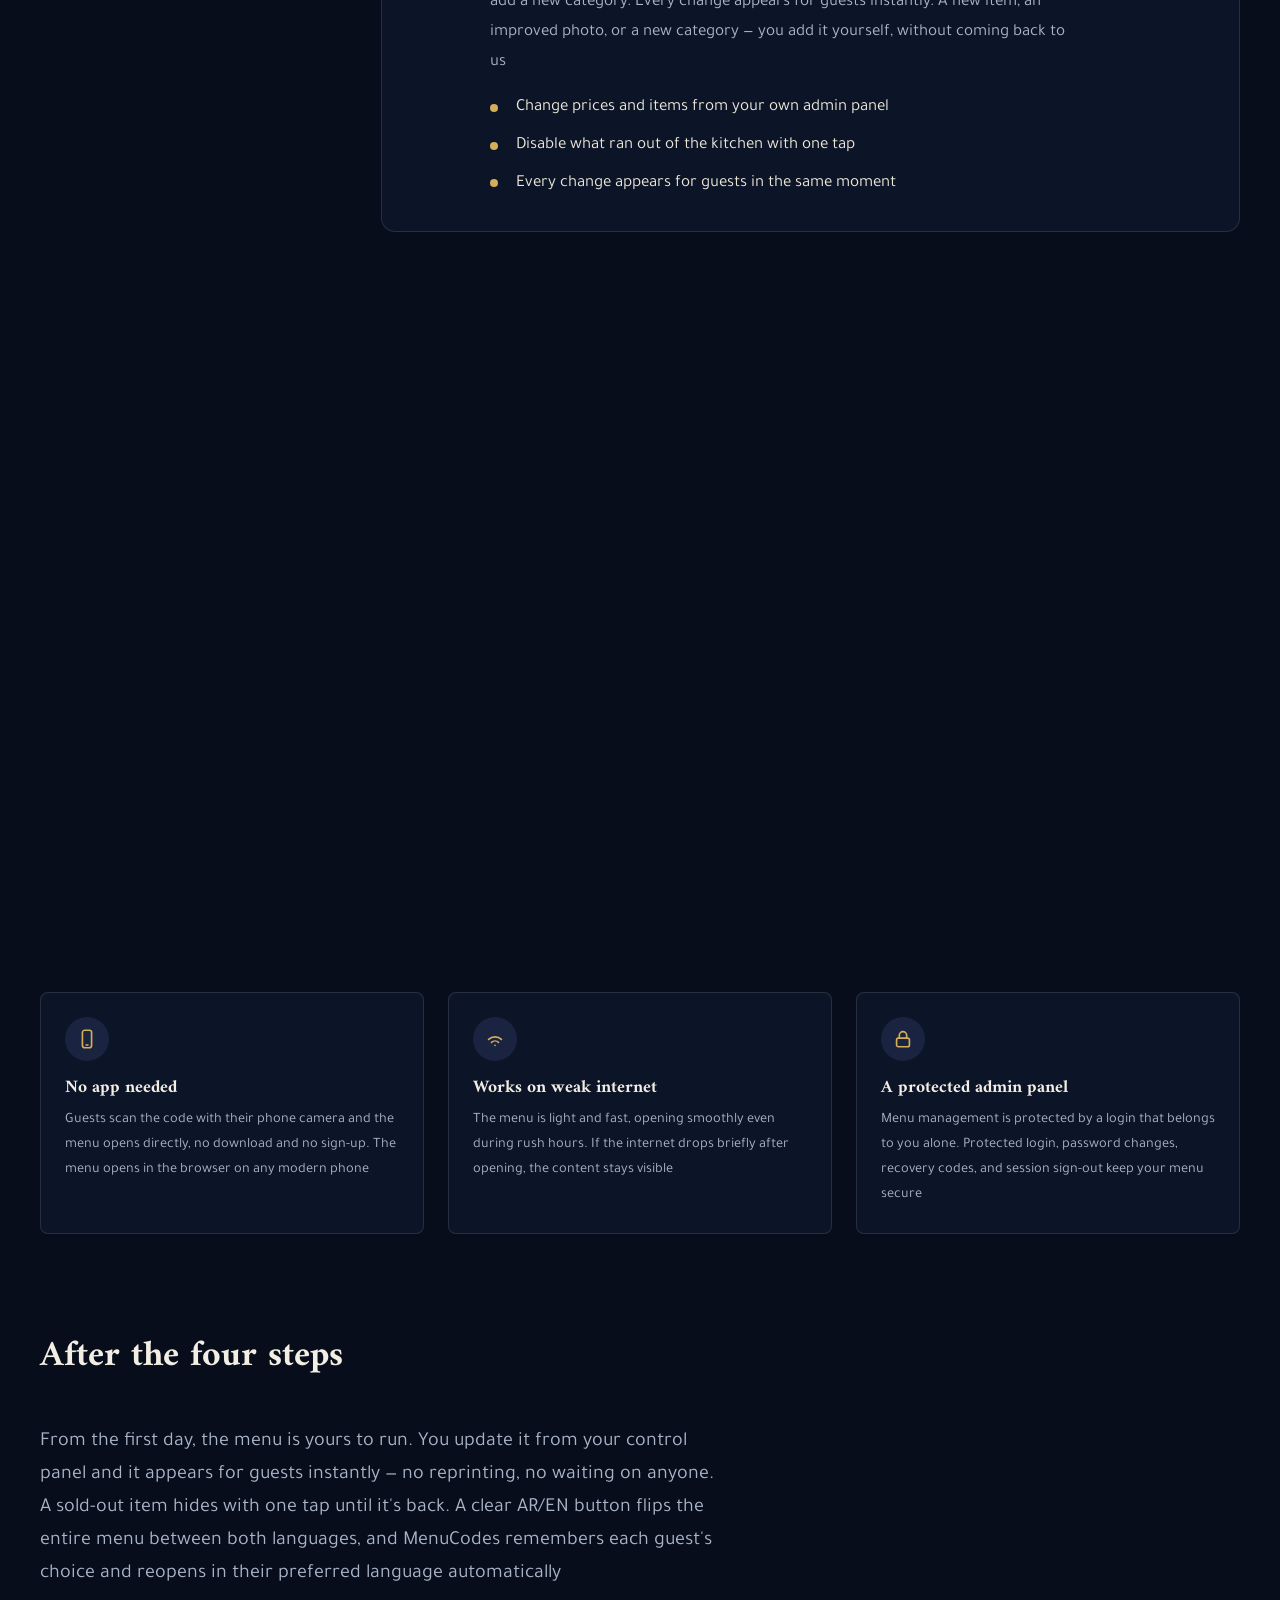
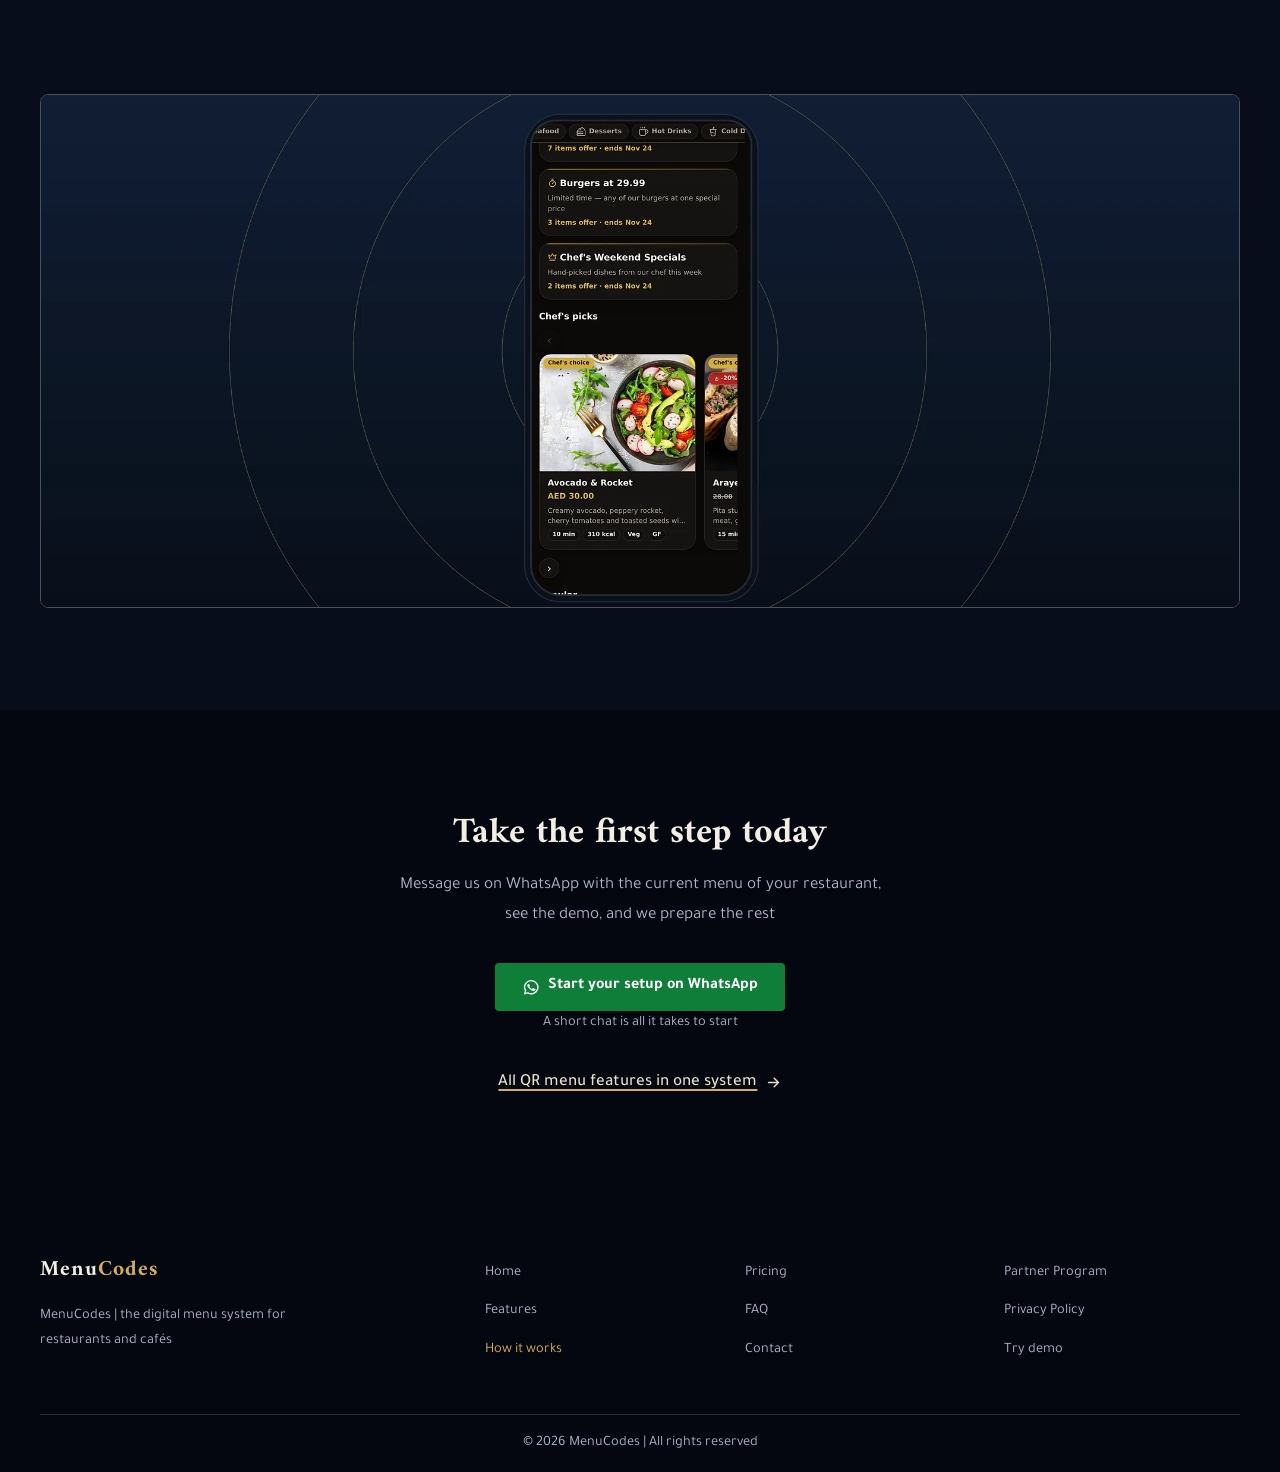
<file: how-it-works/index.html>
<!DOCTYPE html>
<html lang="en" dir="ltr">
<head>
<meta charset="UTF-8">
<script src="../assets/js/boot.js"></script>
<meta name="viewport" content="width=device-width, initial-scale=1">
<meta name="robots" content="index, follow">
<title data-i18n="pages.how-it-works.page_title">How It Works | QR Menu Setup for Restaurants | MenuCodes</title>
<meta name="description" data-i18n-attr="content:pages.how-it-works.meta_description" content="How MenuCodes works: we prepare your menu content, identity and table QR codes, then you run your bilingual menu independently from one admin panel">
<link rel="canonical" href="https://menu.codes/how-it-works/" data-abs-url="href">
<link rel="alternate" hreflang="en" href="https://menu.codes/how-it-works/" data-abs-url="href">
<link rel="alternate" hreflang="ar" href="https://menu.codes/how-it-works/?lang=ar" data-abs-url="href">
<link rel="alternate" hreflang="x-default" href="https://menu.codes/how-it-works/" data-abs-url="href">
<meta property="og:type" content="website">
<meta property="og:site_name" content="MenuCodes">
<meta property="og:locale" content="en_US">
<meta property="og:locale:alternate" content="ar_AR">
<meta property="og:title" data-i18n-attr="content:pages.how-it-works.page_title" content="How It Works | QR Menu Setup for Restaurants | MenuCodes">
<meta property="og:description" data-i18n-attr="content:pages.how-it-works.meta_description" content="How MenuCodes works: we prepare your menu content, identity and table QR codes, then you run your bilingual menu independently from one admin panel">
<meta property="og:url" content="https://menu.codes/how-it-works/" data-abs-url="content">
<meta property="og:image" content="https://menu.codes/images/hero-how.webp" data-og-img-en="https://menu.codes/images/hero-how.webp" data-og-img-ar="https://menu.codes/images/hero-how-ar.webp" data-abs-url="content">
<meta property="og:image:width" content="1600">
<meta property="og:image:height" content="1200">
<meta property="og:image:type" content="image/webp">
<meta property="og:image:alt" data-i18n-attr="content:pages.how-it-works.seo.og_image_alt" content="MenuCodes dish detail page on a smartphone, showing the dish story and ingredients">
<meta name="twitter:image" content="https://menu.codes/images/hero-how.webp" data-og-img-en="https://menu.codes/images/hero-how.webp" data-og-img-ar="https://menu.codes/images/hero-how-ar.webp" data-abs-url="content">
<meta name="twitter:image:alt" data-i18n-attr="content:pages.how-it-works.seo.og_image_alt" content="MenuCodes dish detail page on a smartphone, showing the dish story and ingredients">
<meta name="twitter:card" content="summary_large_image">
<meta name="twitter:title" data-i18n-attr="content:pages.how-it-works.page_title" content="How It Works | QR Menu Setup for Restaurants | MenuCodes">
<meta name="twitter:description" data-i18n-attr="content:pages.how-it-works.meta_description" content="How MenuCodes works: we prepare your menu content, identity and table QR codes, then you run your bilingual menu independently from one admin panel">
<meta name="theme-color" content="#0B1B33">
<meta name="referrer" content="strict-origin-when-cross-origin">
<script type="application/ld+json">
{"@context":"https://schema.org","@type":"BreadcrumbList","itemListElement":[{"@type":"ListItem","position":1,"name":"Home","item":"https://menu.codes/"},{"@type":"ListItem","position":2,"name":"How it works","item":"https://menu.codes/how-it-works/"}]}
</script>
<script type="application/ld+json">
{"@context": "https://schema.org", "@type": "WebPage", "name": "How It Works | QR Menu Setup for Restaurants | MenuCodes", "url": "https://menu.codes/how-it-works/", "description": "How MenuCodes works: we prepare your menu content, identity and table QR codes, then you run your bilingual menu independently from one admin panel", "inLanguage": ["en", "ar"], "isPartOf": {"@type": "WebSite", "name": "MenuCodes", "url": "https://menu.codes/"}, "publisher": {"@type": "Organization", "name": "MenuCodes", "url": "https://menu.codes/", "logo": "https://menu.codes/images/apple-touch-icon.png"}, "primaryImageOfPage": {"@type": "ImageObject", "url": "https://menu.codes/images/hero-how.webp", "width": 1600, "height": 1200}}
</script>
<script type="application/ld+json">
{"@context":"https://schema.org","@type":"HowTo","name":"How to set up a QR menu in four steps","inLanguage":["en","ar"],"description":"How MenuCodes works: we prepare your menu content, identity and table QR codes, then you run your bilingual menu independently from one admin panel","step":[{"@type":"HowToStep","position":1,"name":"We receive your restaurant's content","text":"You send us your items, prices, photos, logo, and colors, and we enter everything into your own system at once. If your photos or logo are not ready yet, we guide you on what to prepare"},{"@type":"HowToStep","position":2,"name":"We prepare your identity and codes","text":"We set up the menu with your restaurant's name, logo, and colors, and generate a dedicated QR code for each table from the studio, ready to print. Your menu opens in Arabic and English, with your colors and logo on every screen"},{"@type":"HowToStep","position":3,"name":"You place the codes on the tables","text":"Print the codes and place them on tables or at the entrance. Guests scan with their phone camera and the menu opens instantly, no app needed"},{"@type":"HowToStep","position":4,"name":"You run your menu independently","text":"From your own control panel, change prices, add items, disable what ran out, and add a new category. Every change appears for guests instantly. A new item, an improved photo, or a new category — you add it yourself, without coming back to us"}]}
</script>
<link rel="icon" type="image/svg+xml" href="../images/favicon.svg">
<link rel="icon" href="../images/favicon.ico" sizes="any">
<link rel="icon" type="image/png" sizes="48x48" href="../images/favicon-48.png">
<link rel="icon" type="image/png" sizes="96x96" href="../images/favicon-96.png">
<link rel="icon" type="image/png" sizes="16x16" href="../images/favicon-16.png">
<link rel="icon" type="image/png" sizes="32x32" href="../images/favicon-32.png">
<link rel="icon" type="image/png" sizes="180x180" href="../images/favicon-180.png">
<link rel="icon" type="image/png" sizes="192x192" href="../images/favicon-192.png">
<link rel="apple-touch-icon" href="../images/apple-touch-icon.png">
<link rel="manifest" href="../assets/site.webmanifest">
<link rel="preconnect" href="https://fonts.googleapis.com">
<link rel="preconnect" href="https://fonts.gstatic.com" crossorigin>
<link href="https://fonts.googleapis.com/css2?family=Amiri:wght@400;700&family=Tajawal:wght@400;500;700&display=swap" rel="stylesheet">
<link rel="stylesheet" href="../assets/css/main.css">
</head>
<body>
<a class="skip-link" href="#main" data-i18n="aria.skip_link">Skip to main content</a>
<svg class="mc-symbols" aria-hidden="true" focusable="false">
<defs>
<symbol id="mc-wa" viewBox="0 0 24 24" fill="currentColor"><path d="M12 2.5A9.5 9.5 0 0 0 3.7 16.6L2.5 21.5l5-1.2A9.5 9.5 0 1 0 12 2.5Zm0 17.3a7.8 7.8 0 0 1-4-1.1l-.3-.2-2.9.7.8-2.8-.2-.3a7.8 7.8 0 1 1 6.6 3.7Zm4.3-5.8c-.2-.1-1.4-.7-1.6-.8-.2-.1-.4-.1-.6.1l-.7.9c-.1.2-.3.2-.5.1a6.4 6.4 0 0 1-3.2-2.8c-.2-.4 0-.5.1-.6l.4-.5c.1-.2.1-.3 0-.5l-.8-1.8c-.2-.5-.4-.4-.6-.4h-.5c-.2 0-.5.2-.7.3-.9.9-1 2.4 0 3.9 1.2 1.8 2.9 3.2 4.9 4.3.7.3 1.2.5 1.6.6.7.2 1.3.2 1.8.1.6-.1 1.4-.6 1.6-1.2.2-.6.2-1 .1-1.2 0-.1-.2-.1-.4-.2Z"/></symbol>
</defs>
</svg>
<header class="site-head">
  <div class="container site-head__inner">
    <a class="brand" href="../"><span class="brand__word">Menu<span class="brand__codes">Codes</span></span></a>
    <nav class="site-nav" aria-label="MenuCodes">
      <a href="../" data-i18n="shared.nav.index">Home</a><a href="../features/" data-i18n="shared.nav.features">Features</a><a href="./" aria-current="page" data-i18n="shared.nav.how-it-works">How it works</a><a href="../pricing/" data-i18n="shared.nav.pricing">Pricing</a><a href="../faq/" data-i18n="shared.nav.faq">FAQ</a><a href="../contact/" data-i18n="shared.nav.contact">Contact</a><a href="../partners/" data-i18n="shared.nav.partners">Partner Program</a>
    </nav>
    <div class="site-head__actions">
      <a id="langToggle" class="lang-toggle" href="?lang=ar" data-i18n-attr="aria-label:aria.lang_switch" aria-label="Switch language — عربي"><span lang="ar">عربي</span></a>
    </div>
    <button class="nav-toggle" type="button" aria-expanded="false" aria-controls="mobileNav" data-i18n-attr="aria-label:aria.nav_open" aria-label="Open the navigation menu"><span class="nav-toggle__bar"></span><span class="nav-toggle__bar"></span></button>
  </div>
</header>
<div class="mobile-nav" id="mobileNav">
  <div class="container">
    <a class="mobile-nav__link" href="../" data-i18n="shared.nav.index">Home</a><a class="mobile-nav__link" href="../features/" data-i18n="shared.nav.features">Features</a><a class="mobile-nav__link" href="./" aria-current="page" data-i18n="shared.nav.how-it-works">How it works</a><a class="mobile-nav__link" href="../pricing/" data-i18n="shared.nav.pricing">Pricing</a><a class="mobile-nav__link" href="../faq/" data-i18n="shared.nav.faq">FAQ</a><a class="mobile-nav__link" href="../contact/" data-i18n="shared.nav.contact">Contact</a><a class="mobile-nav__link" href="../partners/" data-i18n="shared.nav.partners">Partner Program</a>
    <div class="mobile-nav__actions">
      <a class="lang-toggle" href="?lang=ar" data-lang-toggle-alt data-i18n-attr="aria-label:aria.lang_switch" aria-label="Switch language — عربي"><span lang="ar">عربي</span></a>
    </div>
  </div>
</div>
<main id="main" tabindex="-1">
<section class="hero--page">
  <div class="container"><div class="hero--page__inner">
    <p class="kicker reveal" data-i18n="pages.how-it-works.hero.kicker">How it works</p>
    <h1 class="reveal rd-5" data-i18n="pages.how-it-works.hero.heading">How to set up a QR menu in four steps</h1>
    <p class="lead reveal rd-10" data-i18n="pages.how-it-works.hero.subheading">We handle the full technical setup; you provide the content and then run your menu independently</p>
    <hr class="rule">
  </div></div>
</section><section class="section section--flush-top">
  <div class="container steps-layout">
    <aside class="steps-rail reveal">
    <h2 class="visually-hidden" data-i18n="pages.how-it-works.indicator.label">The four steps</h2>
    <nav class="steps-nav" data-i18n-attr="aria-label:pages.how-it-works.indicator.label" aria-label="The four steps">
      <ol class="stepper">
        <li class="stepper__item is-active">
          <button class="stepper__btn" type="button" data-step-target="step-1" aria-current="step">
            <span class="stepper__node" aria-hidden="true">
              <span class="stepper__num">01</span>
              <svg class="stepper__check" aria-hidden="true" focusable="false" viewBox="0 0 24 24" fill="none" stroke="currentColor" stroke-width="2.4" stroke-linecap="round" stroke-linejoin="round"><path d="M20 6 9 17l-5-5"/></svg>
            </span>
            <span class="stepper__title" data-i18n="pages.how-it-works.steps.1.title">We receive your restaurant&#x27;s content</span>
          </button>
        </li>
        <li class="stepper__item">
          <button class="stepper__btn" type="button" data-step-target="step-2">
            <span class="stepper__node" aria-hidden="true">
              <span class="stepper__num">02</span>
              <svg class="stepper__check" aria-hidden="true" focusable="false" viewBox="0 0 24 24" fill="none" stroke="currentColor" stroke-width="2.4" stroke-linecap="round" stroke-linejoin="round"><path d="M20 6 9 17l-5-5"/></svg>
            </span>
            <span class="stepper__title" data-i18n="pages.how-it-works.steps.2.title">We prepare your identity and codes</span>
          </button>
        </li>
        <li class="stepper__item">
          <button class="stepper__btn" type="button" data-step-target="step-3">
            <span class="stepper__node" aria-hidden="true">
              <span class="stepper__num">03</span>
              <svg class="stepper__check" aria-hidden="true" focusable="false" viewBox="0 0 24 24" fill="none" stroke="currentColor" stroke-width="2.4" stroke-linecap="round" stroke-linejoin="round"><path d="M20 6 9 17l-5-5"/></svg>
            </span>
            <span class="stepper__title" data-i18n="pages.how-it-works.steps.3.title">You place the codes on the tables</span>
          </button>
        </li>
        <li class="stepper__item">
          <button class="stepper__btn" type="button" data-step-target="step-4">
            <span class="stepper__node" aria-hidden="true">
              <span class="stepper__num">04</span>
              <svg class="stepper__check" aria-hidden="true" focusable="false" viewBox="0 0 24 24" fill="none" stroke="currentColor" stroke-width="2.4" stroke-linecap="round" stroke-linejoin="round"><path d="M20 6 9 17l-5-5"/></svg>
            </span>
            <span class="stepper__title" data-i18n="pages.how-it-works.steps.4.title">You run your menu independently</span>
          </button>
        </li>
        <span class="stepper__track" aria-hidden="true"></span>
        <span class="stepper__fill" aria-hidden="true"></span>
      </ol>
    </nav>
    <div class="rail-progress" aria-hidden="true">
      <div class="rail-progress__track"><span class="rail-progress__fill"></span></div>
      <span class="rail-progress__pct">0%</span>
    </div>
    </aside>
    <div class="detail-steps">
      <article class="detail-step reveal rd-0" id="step-1">
        <span class="detail-step__node" aria-hidden="true">01</span>
        <div class="detail-step__body">
          <h3 data-i18n="pages.how-it-works.steps.1.title">We receive your restaurant&#x27;s content</h3>
          <p data-i18n="pages.how-it-works.steps.1.copy">You send us your items, prices, photos, logo, and colors, and we enter everything into your own system at once. If your photos or logo are not ready yet, we guide you on what to prepare</p>
          <ul class="detail-step__list">
            <li data-i18n="pages.how-it-works.steps.1.bullets.1">Your complete items, prices, and current descriptions</li>
            <li data-i18n="pages.how-it-works.steps.1.bullets.2">Dish photos, your restaurant logo, and brand colors</li>
            <li data-i18n="pages.how-it-works.steps.1.bullets.3">You send everything in one go and we handle the rest</li>
          </ul>
        </div>
      </article>
      <article class="detail-step reveal rd-10" id="step-2">
        <span class="detail-step__node" aria-hidden="true">02</span>
        <div class="detail-step__body">
          <h3 data-i18n="pages.how-it-works.steps.2.title">We prepare your identity and codes</h3>
          <p data-i18n="pages.how-it-works.steps.2.copy">We set up the menu with your restaurant&#x27;s name, logo, and colors, and generate a dedicated QR code for each table from the studio, ready to print. Your menu opens in Arabic and English, with your colors and logo on every screen</p>
          <ul class="detail-step__list">
            <li data-i18n="pages.how-it-works.steps.2.bullets.1">A menu in your full identity, in Arabic and English</li>
            <li data-i18n="pages.how-it-works.steps.2.bullets.2">A dedicated QR code for each table that opens the menu directly</li>
            <li data-i18n="pages.how-it-works.steps.2.bullets.3">Print-ready files sized to fit your tables</li>
          </ul>
        </div>
      </article>
      <article class="detail-step reveal rd-15" id="step-3">
        <span class="detail-step__node" aria-hidden="true">03</span>
        <div class="detail-step__body">
          <h3 data-i18n="pages.how-it-works.steps.3.title">You place the codes on the tables</h3>
          <p data-i18n="pages.how-it-works.steps.3.copy">Print the codes and place them on tables or at the entrance. Guests scan with their phone camera and the menu opens instantly, no app needed</p>
          <ul class="detail-step__list">
            <li data-i18n="pages.how-it-works.steps.3.bullets.1">Print the codes and place them on tables or at the entrance</li>
            <li data-i18n="pages.how-it-works.steps.3.bullets.2">Guests scan with their phone camera, with no app to download</li>
            <li data-i18n="pages.how-it-works.steps.3.bullets.3">The menu opens instantly, even on weak internet</li>
          </ul>
        </div>
      </article>
      <article class="detail-step reveal rd-20" id="step-4">
        <span class="detail-step__node" aria-hidden="true">04</span>
        <div class="detail-step__body">
          <h3 data-i18n="pages.how-it-works.steps.4.title">You run your menu independently</h3>
          <p data-i18n="pages.how-it-works.steps.4.copy">From your own control panel, change prices, add items, disable what ran out, and add a new category. Every change appears for guests instantly. A new item, an improved photo, or a new category — you add it yourself, without coming back to us</p>
          <ul class="detail-step__list">
            <li data-i18n="pages.how-it-works.steps.4.bullets.1">Change prices and items from your own admin panel</li>
            <li data-i18n="pages.how-it-works.steps.4.bullets.2">Disable what ran out of the kitchen with one tap</li>
            <li data-i18n="pages.how-it-works.steps.4.bullets.3">Every change appears for guests in the same moment</li>
          </ul>
        </div>
      </article>
    </div>

  </div>
</section>
<section class="section section--flush-top">
  <div class="container">
    <div class="section__head reveal">
      <h2 data-i18n="pages.how-it-works.requirements.heading">How to create a QR menu</h2>
      <p class="lead reveal rd-5" data-i18n="pages.how-it-works.requirements.intro">Have these four things ready before the first step — they are the same details we ask for in the first chat</p>
    </div>
    <div class="step-grid">
      <div class="step-card reveal rd-0">
        <span class="step-card__num" aria-hidden="true">01</span>
        <h3 data-i18n="pages.how-it-works.requirements.items.1.title">Your venue type and location</h3>
        <p data-i18n="pages.how-it-works.requirements.items.1.copy">Tell us about your restaurant or café, its location and menu size</p>
      </div>
      <div class="step-card reveal rd-5">
        <span class="step-card__num" aria-hidden="true">02</span>
        <h3 data-i18n="pages.how-it-works.requirements.items.2.title">Your items with prices, in categories</h3>
        <p data-i18n="pages.how-it-works.requirements.items.2.copy">Your items, prices, and current descriptions, grouped into their categories</p>
      </div>
      <div class="step-card reveal rd-10">
        <span class="step-card__num" aria-hidden="true">03</span>
        <h3 data-i18n="pages.how-it-works.requirements.items.3.title">Your logo and photos, if they are ready</h3>
        <p data-i18n="pages.how-it-works.requirements.items.3.copy">Dish photos, your restaurant logo, and brand colors</p>
      </div>
      <div class="step-card reveal rd-15">
        <span class="step-card__num" aria-hidden="true">04</span>
        <h3 data-i18n="pages.how-it-works.requirements.items.4.title">If anything is not ready, we guide you</h3>
        <p data-i18n="pages.how-it-works.requirements.items.4.copy">If your photos or logo are not ready, we guide you on what to prepare</p>
      </div>
    </div>
    <p class="lead reveal" data-i18n="pages.how-it-works.requirements.closing">We enter everything at once and hand you a menu that works from the first day. Anything new later — a new item, an improved photo, a new category — you add it yourself from your control panel, without coming back to us</p>
  </div>
</section>
<section class="section section--flush-top">
  <div class="container">
    <div class="section__head reveal">
      <h2 data-i18n="pages.how-it-works.reassurance.heading">How does a QR menu work</h2>
    </div>
    <div class="reassure-grid">
      <div class="reassure reveal rd-0">
        <span class="reassure__icon"><svg viewBox="0 0 24 24" fill="none" stroke="currentColor" stroke-width="1.8" stroke-linecap="round" stroke-linejoin="round" aria-hidden="true" focusable="false"><rect x="7" y="2.5" width="10" height="19" rx="2.5"/><path d="M11 18.5h2"/></svg></span>
        <h3 data-i18n="pages.how-it-works.reassurance.1.title">No app needed</h3>
        <p data-i18n="pages.how-it-works.reassurance.1.copy">Guests scan the code with their phone camera and the menu opens directly, no download and no sign-up. The menu opens in the browser on any modern phone</p>
      </div>
      <div class="reassure reveal rd-10">
        <span class="reassure__icon"><svg viewBox="0 0 24 24" fill="none" stroke="currentColor" stroke-width="1.8" stroke-linecap="round" stroke-linejoin="round" aria-hidden="true" focusable="false"><path d="M5 12.5a10 10 0 0 1 14 0"/><path d="M8.2 15.7a5.5 5.5 0 0 1 7.6 0"/><path d="M12 19h.01"/></svg></span>
        <h3 data-i18n="pages.how-it-works.reassurance.2.title">Works on weak internet</h3>
        <p data-i18n="pages.how-it-works.reassurance.2.copy">The menu is light and fast, opening smoothly even during rush hours. If the internet drops briefly after opening, the content stays visible</p>
      </div>
      <div class="reassure reveal rd-20">
        <span class="reassure__icon"><svg viewBox="0 0 24 24" fill="none" stroke="currentColor" stroke-width="1.8" stroke-linecap="round" stroke-linejoin="round" aria-hidden="true" focusable="false"><rect x="5" y="11" width="14" height="9.5" rx="2"/><path d="M8 11V8a4 4 0 0 1 8 0v3"/></svg></span>
        <h3 data-i18n="pages.how-it-works.reassurance.3.title">A protected admin panel</h3>
        <p data-i18n="pages.how-it-works.reassurance.3.copy">Menu management is protected by a login that belongs to you alone. Protected login, password changes, recovery codes, and session sign-out keep your menu secure</p>
      </div>
    </div>
  </div>
</section>
<section class="section section--flush-top">
  <div class="container">
    <div class="section__head reveal">
      <h2 data-i18n="pages.how-it-works.after.heading">After the four steps</h2>
    </div>
    <p class="lead reveal" data-i18n="pages.how-it-works.after.copy">From the first day, the menu is yours to run. You update it from your control panel and it appears for guests instantly — no reprinting, no waiting on anyone. A sold-out item hides with one tap until it&#x27;s back. A clear AR/EN button flips the entire menu between both languages, and MenuCodes remembers each guest&#x27;s choice and reopens in their preferred language automatically</p>
  </div>
</section>
<section class="section section--flush-top">
<div class="container">
  <figure class="banner reveal">
    <picture>
  <source srcset="../images/service-moment.webp" type="image/webp">
  <img src="../images/service-moment.webp" data-img-en="../images/service-moment.webp" data-img-ar="../images/service-moment-ar.webp" width="2016" height="864" loading="lazy" decoding="async" data-i18n-attr="alt:images.service_moment.alt" alt="Smartphone mockup showing the MenuCodes digital menu with a weekend grills offer, today&#x27;s deals and the chef&#x27;s picks carousel">
</picture>
  </figure>
</div>
</section>
<section class="section cta-band">
  <div class="container">
    <h2 class="reveal" data-i18n="pages.how-it-works.closing_cta.heading">The first step is a short chat</h2>
    <p class="reveal rd-5" data-i18n="pages.how-it-works.closing_cta.copy">Message us on WhatsApp with the current menu of your restaurant, see the demo, and we prepare the rest</p>
    <div class="cta-band__actions reveal rd-10">
      <a href="https://wa.me/15551234567" class="btn btn--whatsapp btn--lg" data-wa data-wa-text="whatsapp.pretext.merged" target="_blank" rel="noopener noreferrer"><svg class="btn__icon" aria-hidden="true" focusable="false"><use href="#mc-wa"/></svg><span data-i18n="pages.how-it-works.closing_cta.button">Start your setup on WhatsApp</span></a>
    </div>
      <p class="cta-band__note reveal rd-15" data-i18n="pages.how-it-works.closing_cta.microcopy">A short chat is all it takes to start</p>
<p class="reveal"><a class="text-link" href="../features/"><span data-i18n="pages.features.hero.heading">All QR menu features in one system</span><svg class="flip-rtl" viewBox="0 0 24 24" fill="none" stroke="currentColor" stroke-width="2" stroke-linecap="round" stroke-linejoin="round" aria-hidden="true" focusable="false"><path d="M5 12h14M13 6l6 6-6 6"/></svg></a></p>
  </div>
</section>
</main>
<footer class="site-foot">
  <div class="container">
    <div class="site-foot__grid">
      <div>
        <a class="brand brand--on-dark" href="../"><span class="brand__word">Menu<span class="brand__codes">Codes</span></span></a>
        <p class="site-foot__tagline" data-i18n="shared.footer_tagline">MenuCodes | the digital menu system for restaurants and cafés</p>
      </div>
      <nav class="site-foot__nav" aria-label="MenuCodes">
        <ul class="site-foot__links">
          <li><a href="../" data-i18n="shared.nav.index">Home</a></li>
          <li><a href="../features/" data-i18n="shared.nav.features">Features</a></li>
          <li><a href="../how-it-works/" aria-current="page" data-i18n="shared.nav.how-it-works">How it works</a></li>
        </ul>
        <ul class="site-foot__links">
          <li><a href="../pricing/" data-i18n="shared.nav.pricing">Pricing</a></li>
          <li><a href="../faq/" data-i18n="shared.nav.faq">FAQ</a></li>
          <li><a href="../contact/" data-i18n="shared.nav.contact">Contact</a></li>
        </ul>
        <ul class="site-foot__links">
          <li><a href="../partners/" data-i18n="pages.partners.footer.nav.program">Partner Program</a></li>
          <li><a href="../privacy/" data-i18n="pages.partners.footer.nav.privacy">Privacy Policy</a></li>
          <li><a href="https://demo.menu.codes/" data-demo-link data-i18n="shared.footer.demo" target="_blank" rel="noopener noreferrer">Try demo</a></li>
        </ul>
      </nav>
    </div>
    <div class="site-foot__bar">
      <a href="/staff-login" class="hp-link" data-hp-link tabindex="-1" aria-hidden="true">staff login</a>
      <span data-i18n="shared.footer_rights">© 2026 MenuCodes | All rights reserved</span>
    </div>
  </div>
</footer>
<script src="../assets/js/dictionary.js"></script>
<script src="../assets/js/i18n.js"></script>
<script src="../assets/js/main.js"></script>
</body>
</html>
</file>
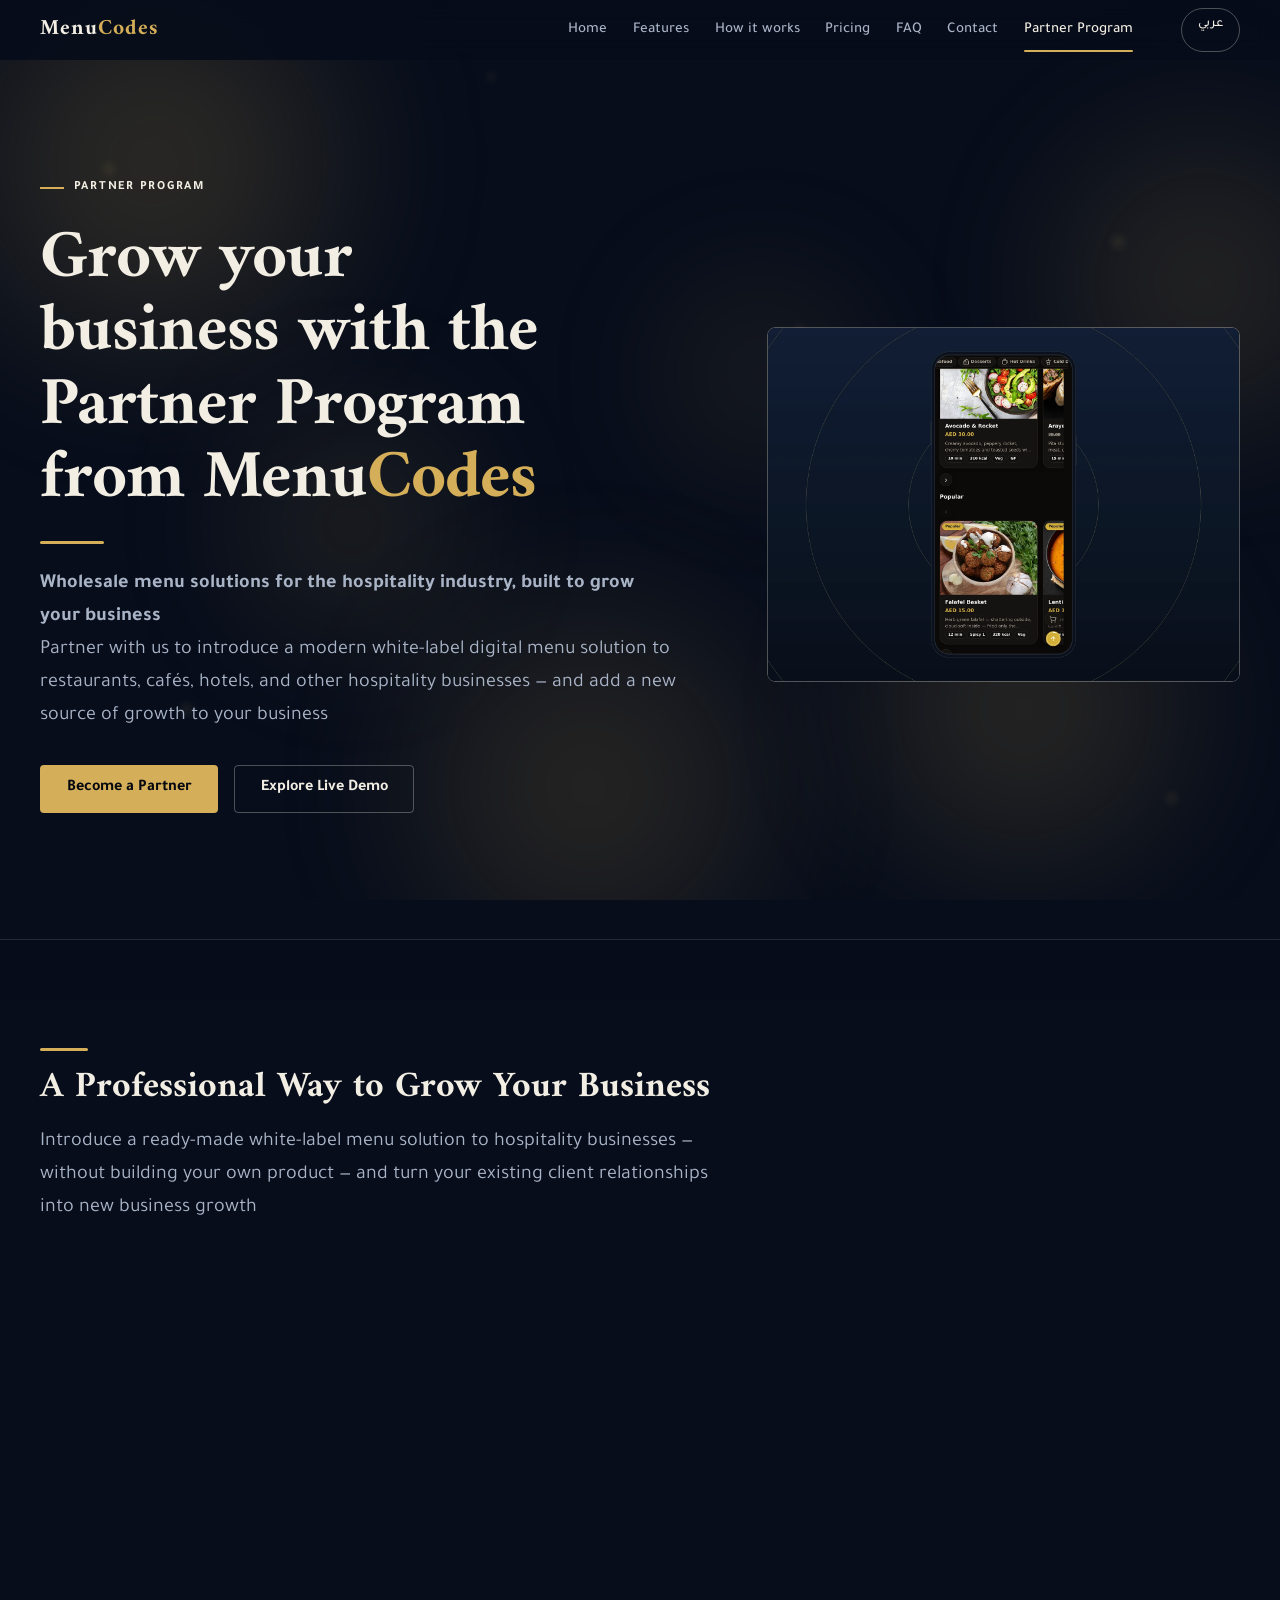
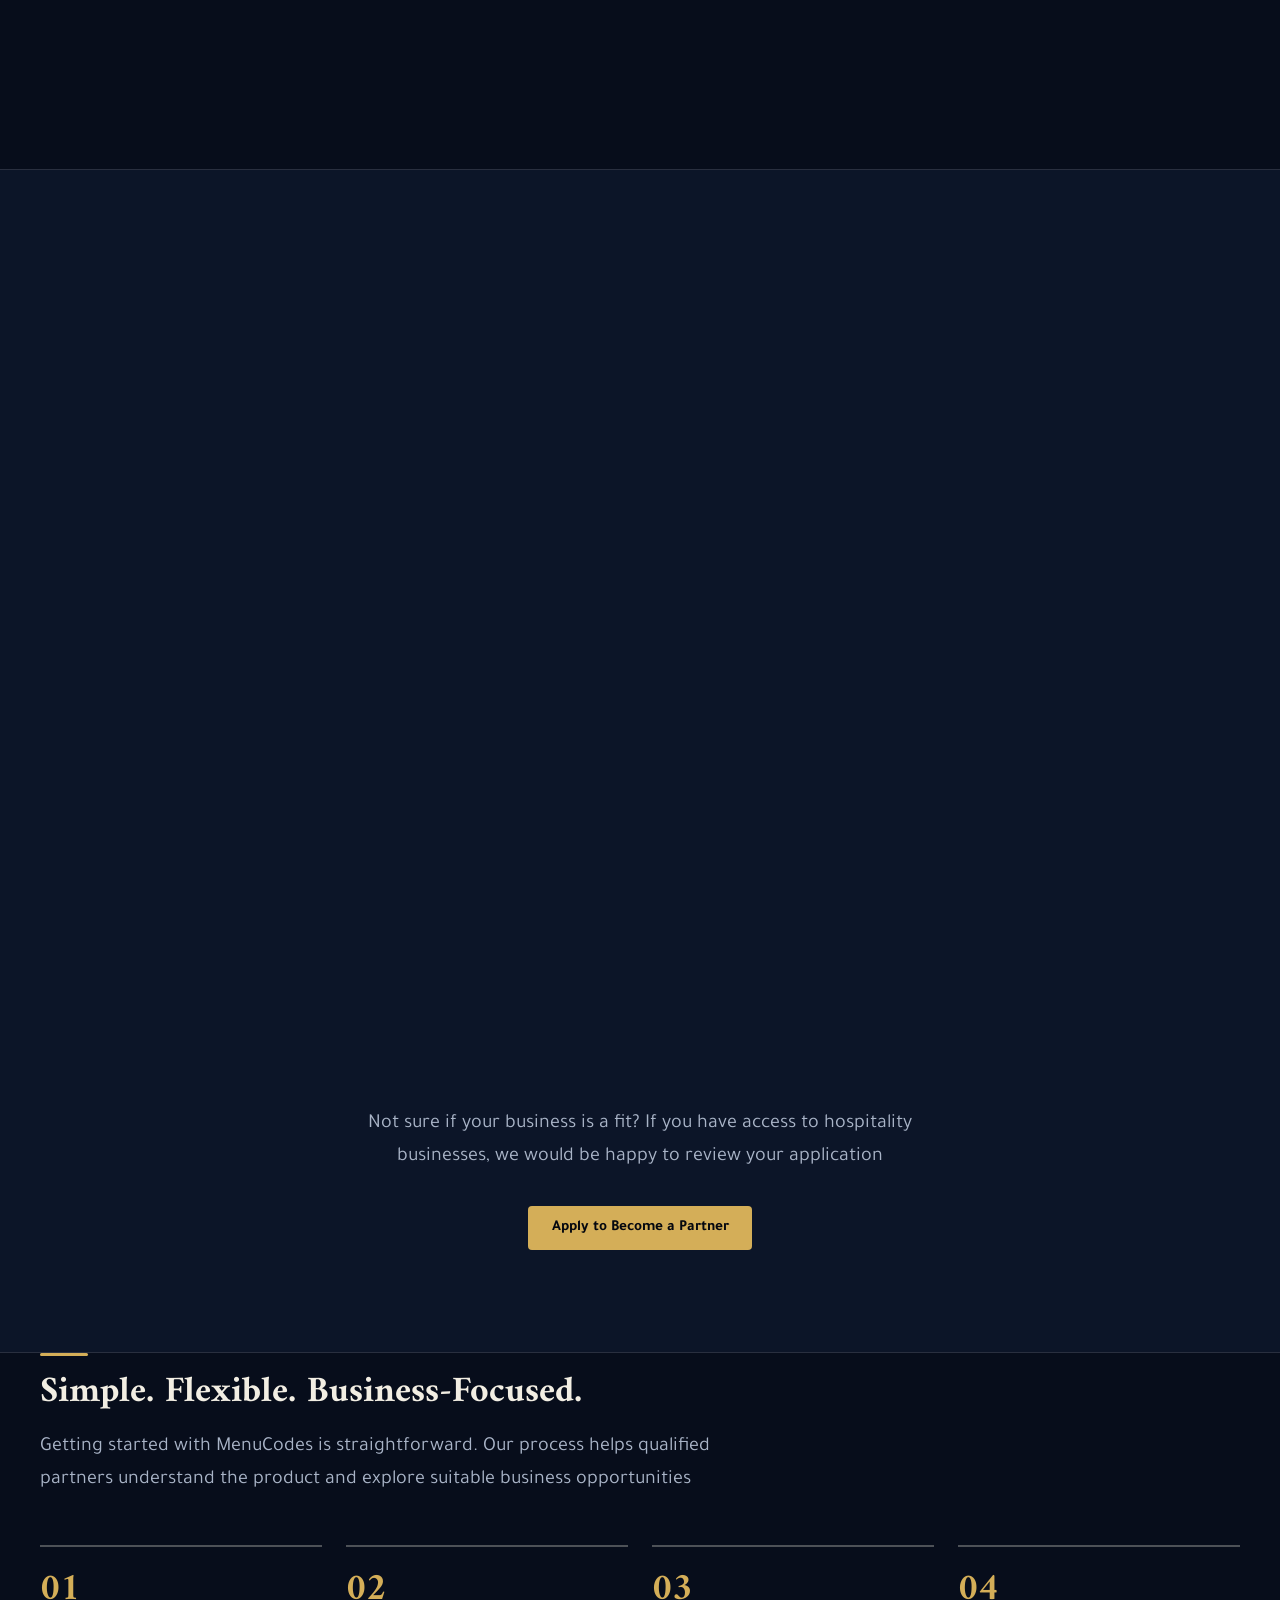
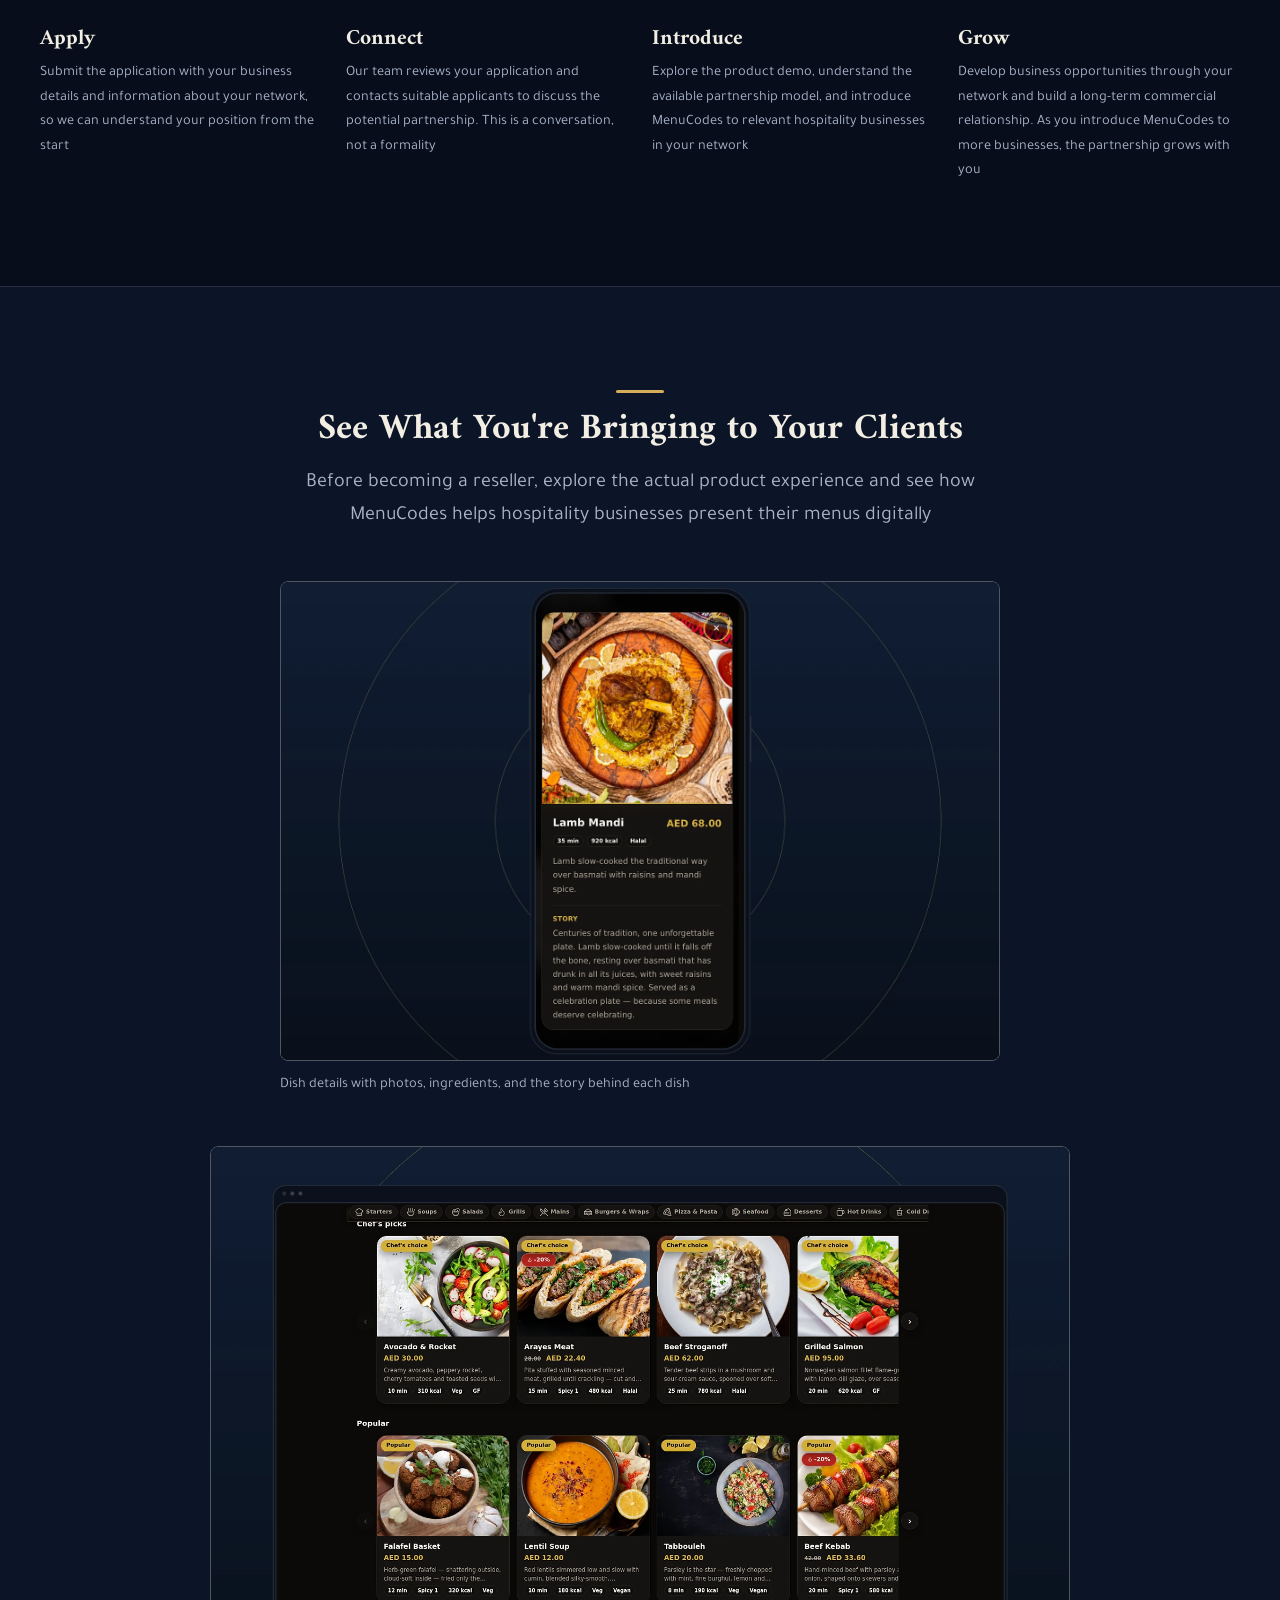
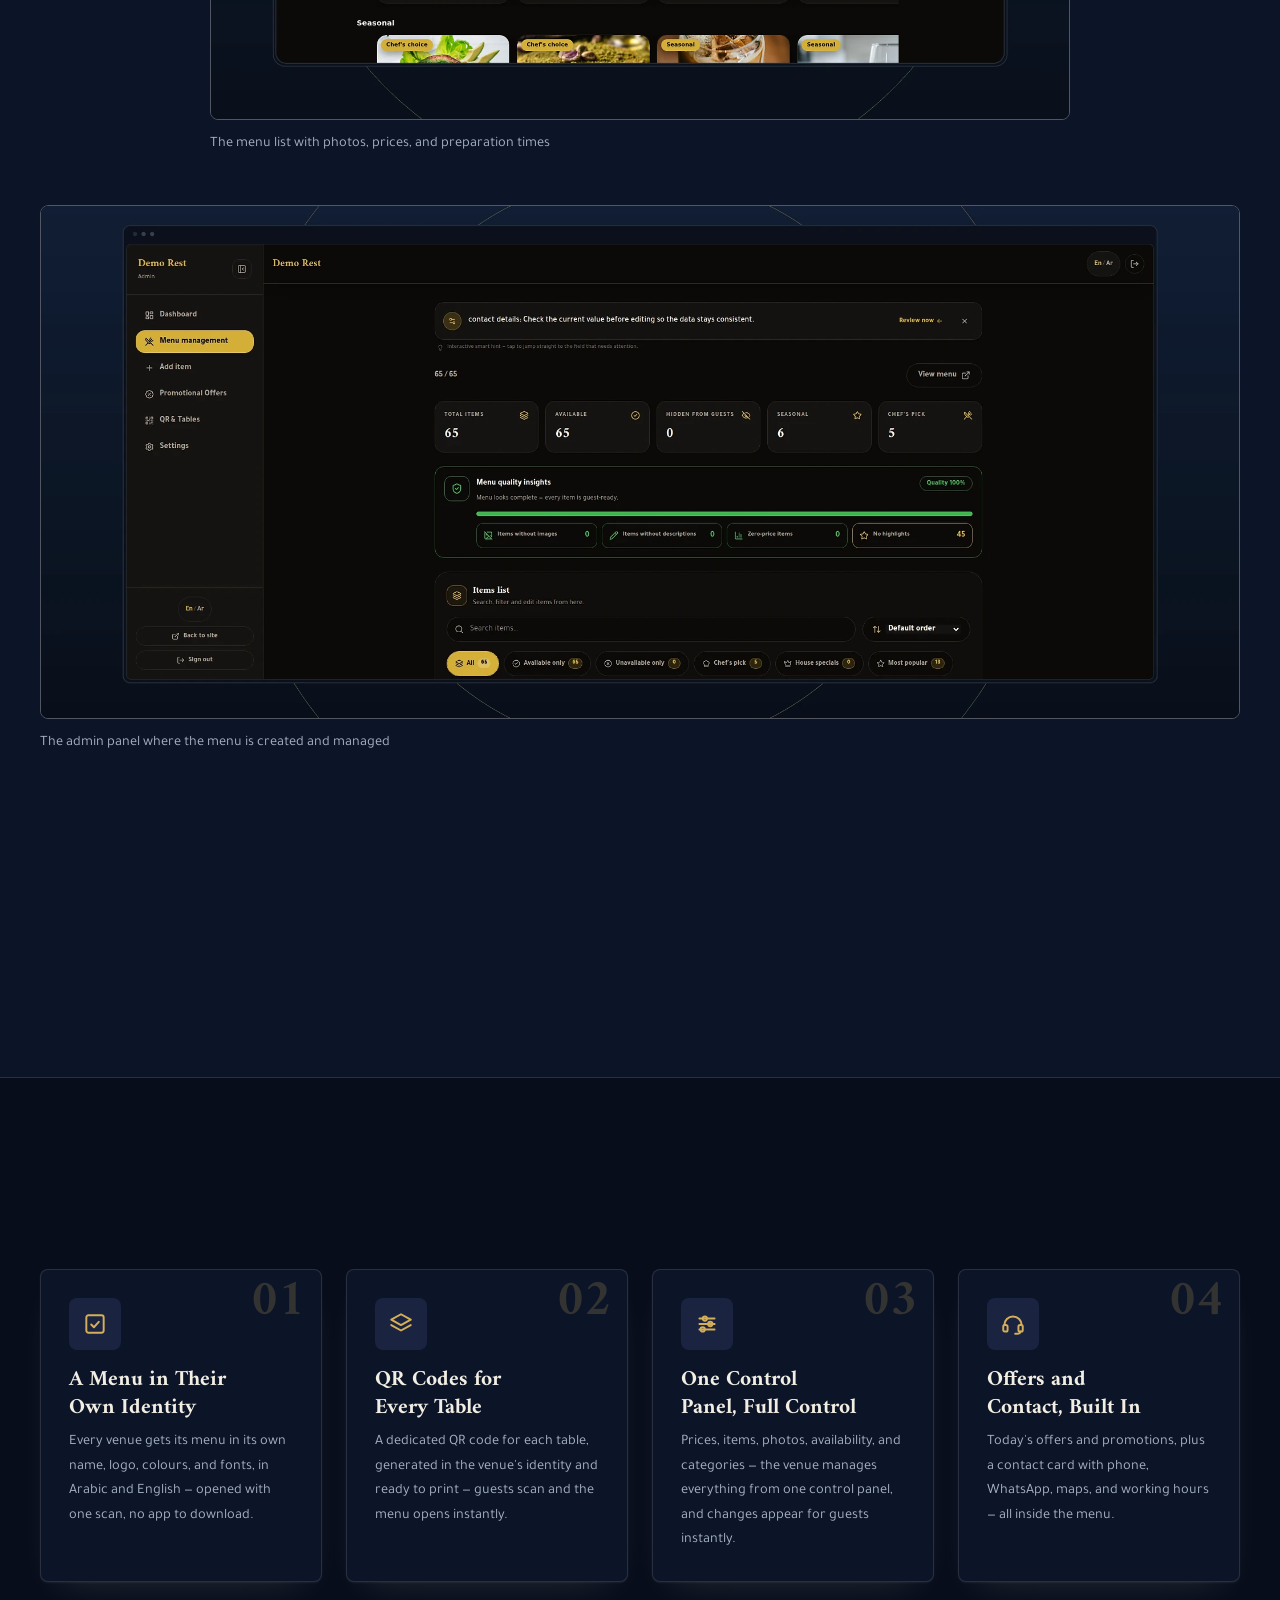
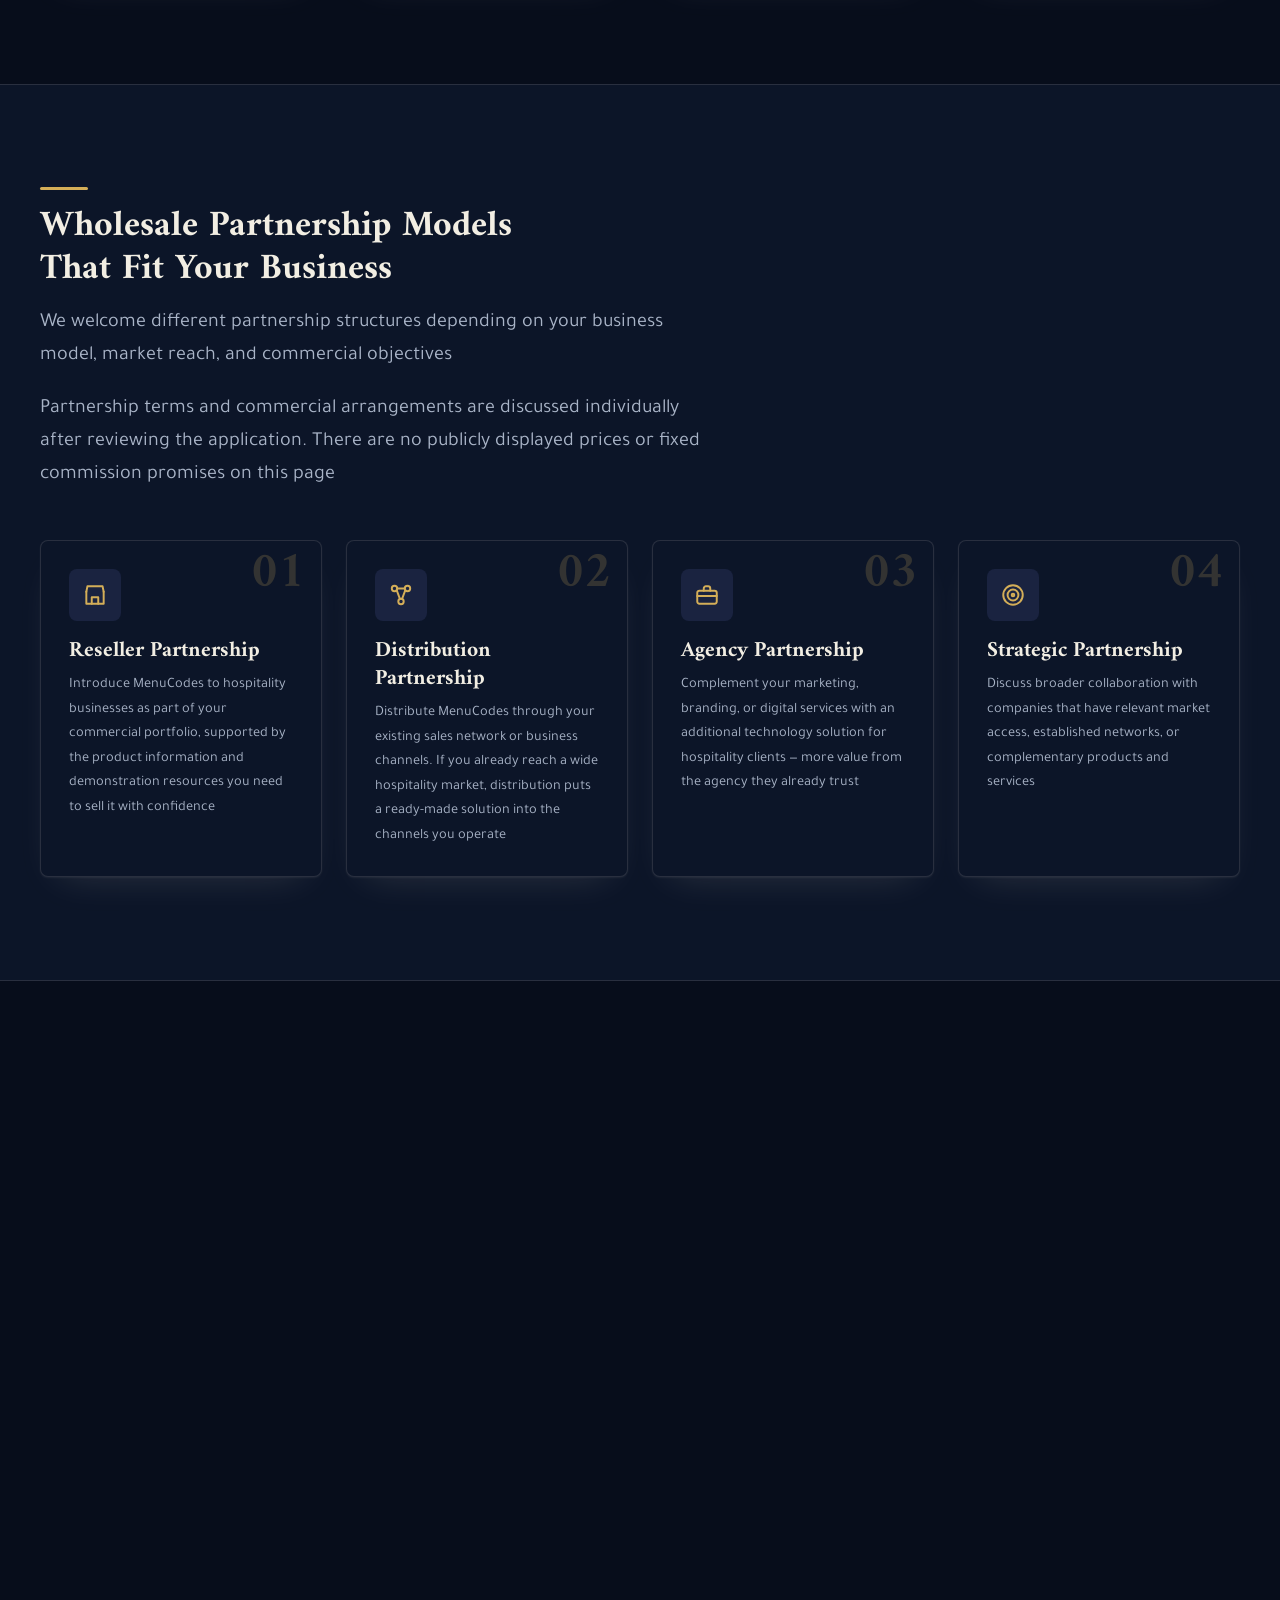
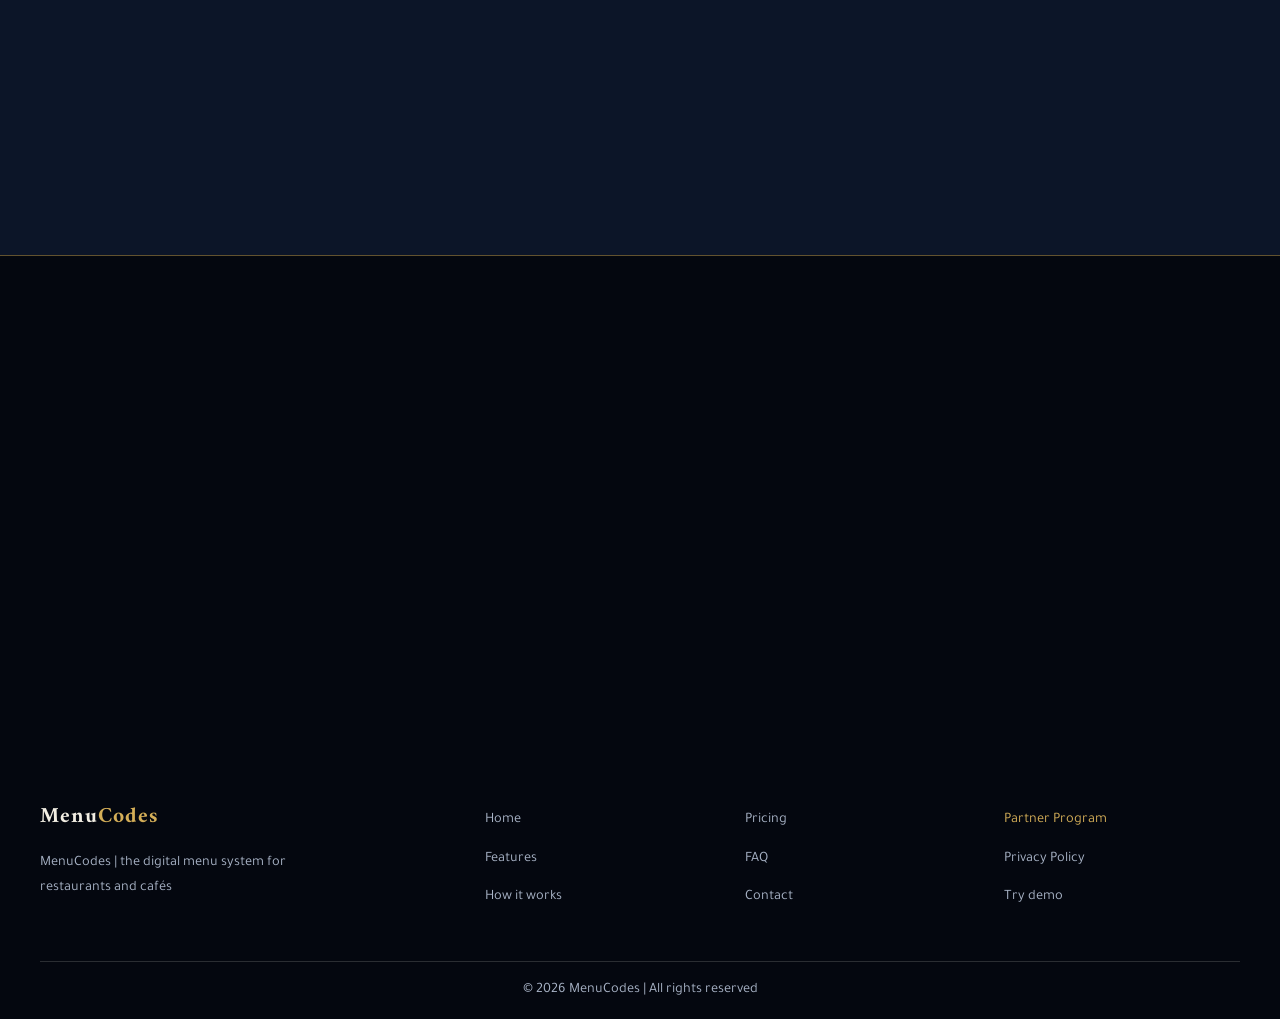
<file: partners/index.html>
<!DOCTYPE html>
<html lang="en" dir="ltr">
<head>
<meta charset="UTF-8">
<script src="../assets/js/boot.js"></script>
<meta name="viewport" content="width=device-width, initial-scale=1">
<meta name="robots" content="index, follow">
<title data-i18n="pages.partners.page_title">Partner Program | Resell White-Label QR Menus | MenuCodes</title>
<meta name="description" data-i18n-attr="content:pages.partners.meta_description" content="Join the MenuCodes Partner Program to resell a white-label QR menu system to restaurants, cafés and hotels — reseller, distribution and agency partnerships">
<link rel="canonical" href="https://menu.codes/partners/" data-abs-url="href">
<link rel="alternate" hreflang="en" href="https://menu.codes/partners/" data-abs-url="href">
<link rel="alternate" hreflang="ar" href="https://menu.codes/partners/?lang=ar" data-abs-url="href">
<link rel="alternate" hreflang="x-default" href="https://menu.codes/partners/" data-abs-url="href">
<meta property="og:type" content="website">
<meta property="og:site_name" content="MenuCodes">
<meta property="og:locale" content="en_US">
<meta property="og:locale:alternate" content="ar_AR">
<meta property="og:title" data-i18n-attr="content:pages.partners.page_title" content="Partner Program | Resell White-Label QR Menus | MenuCodes">
<meta property="og:description" data-i18n-attr="content:pages.partners.meta_description" content="Join the MenuCodes Partner Program to resell a white-label QR menu system to restaurants, cafés and hotels — reseller, distribution and agency partnerships">
<meta property="og:url" content="https://menu.codes/partners/" data-abs-url="content">
<meta property="og:image" content="https://menu.codes/images/partners-hero.webp" data-og-img-en="https://menu.codes/images/partners-hero.webp" data-og-img-ar="https://menu.codes/images/partners-hero-ar.webp" data-abs-url="content">
<meta property="og:image:width" content="1600">
<meta property="og:image:height" content="1200">
<meta property="og:image:type" content="image/webp">
<meta property="og:image:alt" data-i18n-attr="content:pages.partners.seo.og_image_alt" content="Smartphone mockup showing the MenuCodes digital menu with Classic Hummus and the Falafel Basket in the Popular row">
<meta name="twitter:image" content="https://menu.codes/images/partners-hero.webp" data-og-img-en="https://menu.codes/images/partners-hero.webp" data-og-img-ar="https://menu.codes/images/partners-hero-ar.webp" data-abs-url="content">
<meta name="twitter:image:alt" data-i18n-attr="content:pages.partners.seo.og_image_alt" content="Smartphone mockup showing the MenuCodes digital menu with Classic Hummus and the Falafel Basket in the Popular row">
<meta name="twitter:card" content="summary_large_image">
<meta name="twitter:title" data-i18n-attr="content:pages.partners.page_title" content="Partner Program | Resell White-Label QR Menus | MenuCodes">
<meta name="twitter:description" data-i18n-attr="content:pages.partners.meta_description" content="Join the MenuCodes Partner Program to resell a white-label QR menu system to restaurants, cafés and hotels — reseller, distribution and agency partnerships">
<meta name="theme-color" content="#0B1B33">
<meta name="referrer" content="strict-origin-when-cross-origin">
<script type="application/ld+json" id="mcPartnerFaqSchema">
{"@context": "https://schema.org", "@type": "FAQPage", "inLanguage": "en", "mainEntity": [{"@type": "Question", "name": "How do I get started?", "acceptedAnswer": {"@type": "Answer", "text": "Complete the application form below. Our team reviews every application and contacts suitable applicants to discuss the partnership model and next steps. You can also explore the live demo first to see the product exactly as your clients will see it."}}, {"@type": "Question", "name": "Who can become a MenuCodes partner?", "acceptedAnswer": {"@type": "Answer", "text": "Marketing agencies, POS providers, software companies, printing and advertising businesses, hospitality consultants and suppliers, and independent resellers and sales professionals can apply — any business or professional with access to hospitality businesses that could benefit from a digital menu."}}, {"@type": "Question", "name": "How do partners earn revenue?", "acceptedAnswer": {"@type": "Answer", "text": "It depends on the approved partnership model. Revenue-sharing, reseller arrangements, and other commercial terms are agreed individually with each qualified reseller, after their application has been reviewed."}}, {"@type": "Question", "name": "Is there an upfront joining fee?", "acceptedAnswer": {"@type": "Answer", "text": "The partnership structure and any applicable commercial requirements are discussed directly with qualified applicants. Submit an application to learn more."}}, {"@type": "Question", "name": "Can I offer MenuCodes to my existing clients?", "acceptedAnswer": {"@type": "Answer", "text": "Yes — introducing MenuCodes to your existing hospitality clients is one of the main ways partnerships work. Your current clients are a natural place to start."}}, {"@type": "Question", "name": "Do I need to own a company?", "acceptedAnswer": {"@type": "Answer", "text": "No. Both established businesses and independent professionals can apply. What matters is your connection to the market, not the size of your company."}}, {"@type": "Question", "name": "Do I need technical experience?", "acceptedAnswer": {"@type": "Answer", "text": "No. MenuCodes is a ready-made solution — there is nothing for you to build or maintain. You only need a clear understanding of your intended role."}}, {"@type": "Question", "name": "Do I need to handle the technical setup for my clients?", "acceptedAnswer": {"@type": "Answer", "text": "No. The MenuCodes team prepares each venue's menu, content, identity, and table QR codes. Your role is the relationship: introducing the solution and bringing the opportunity."}}, {"@type": "Question", "name": "What support do resellers receive?", "acceptedAnswer": {"@type": "Answer", "text": "You get a named point of contact for product questions, plus the product information you need to present MenuCodes with confidence."}}, {"@type": "Question", "name": "Can I resell MenuCodes from another country?", "acceptedAnswer": {"@type": "Answer", "text": "Yes. Applications from different markets are welcome, and arrangements are reviewed individually based on your location and your access to hospitality businesses in your market."}}]}
</script>
<script type="application/ld+json">
{"@context":"https://schema.org","@type":"BreadcrumbList","itemListElement":[{"@type":"ListItem","position":1,"name":"Home","item":"https://menu.codes/"},{"@type":"ListItem","position":2,"name":"Partner Program","item":"https://menu.codes/partners/"}]}
</script>
<script type="application/ld+json">
{"@context": "https://schema.org", "@type": "WebPage", "name": "Partner Program | Resell White-Label QR Menus | MenuCodes", "url": "https://menu.codes/partners/", "description": "Join the MenuCodes Partner Program to resell a white-label QR menu system to restaurants, cafés and hotels — reseller, distribution and agency partnerships", "inLanguage": ["en", "ar"], "isPartOf": {"@type": "WebSite", "name": "MenuCodes", "url": "https://menu.codes/"}, "publisher": {"@type": "Organization", "name": "MenuCodes", "url": "https://menu.codes/", "logo": "https://menu.codes/images/apple-touch-icon.png"}, "primaryImageOfPage": {"@type": "ImageObject", "url": "https://menu.codes/images/partners-hero.webp", "width": 1600, "height": 1200}}
</script>
<link rel="icon" type="image/svg+xml" href="../images/favicon.svg">
<link rel="icon" href="../images/favicon.ico" sizes="any">
<link rel="icon" type="image/png" sizes="48x48" href="../images/favicon-48.png">
<link rel="icon" type="image/png" sizes="96x96" href="../images/favicon-96.png">
<link rel="icon" type="image/png" sizes="16x16" href="../images/favicon-16.png">
<link rel="icon" type="image/png" sizes="32x32" href="../images/favicon-32.png">
<link rel="icon" type="image/png" sizes="180x180" href="../images/favicon-180.png">
<link rel="icon" type="image/png" sizes="192x192" href="../images/favicon-192.png">
<link rel="apple-touch-icon" href="../images/apple-touch-icon.png">
<link rel="manifest" href="../assets/site.webmanifest">
<link rel="preconnect" href="https://fonts.googleapis.com">
<link rel="preconnect" href="https://fonts.gstatic.com" crossorigin>
<link href="https://fonts.googleapis.com/css2?family=Amiri:wght@400;700&family=Tajawal:wght@400;500;700&display=swap" rel="stylesheet">
<link rel="stylesheet" href="../assets/css/main.css">
</head>
<body class="page-partners">
<svg class="mc-symbols" aria-hidden="true" focusable="false">
<defs>
<symbol id="mc-wa" viewBox="0 0 24 24" fill="currentColor"><path d="M12 2.5A9.5 9.5 0 0 0 3.7 16.6L2.5 21.5l5-1.2A9.5 9.5 0 1 0 12 2.5Zm0 17.3a7.8 7.8 0 0 1-4-1.1l-.3-.2-2.9.7.8-2.8-.2-.3a7.8 7.8 0 1 1 6.6 3.7Zm4.3-5.8c-.2-.1-1.4-.7-1.6-.8-.2-.1-.4-.1-.6.1l-.7.9c-.1.2-.3.2-.5.1a6.4 6.4 0 0 1-3.2-2.8c-.2-.4 0-.5.1-.6l.4-.5c.1-.2.1-.3 0-.5l-.8-1.8c-.2-.5-.4-.4-.6-.4h-.5c-.2 0-.5.2-.7.3-.9.9-1 2.4 0 3.9 1.2 1.8 2.9 3.2 4.9 4.3.7.3 1.2.5 1.6.6.7.2 1.3.2 1.8.1.6-.1 1.4-.6 1.6-1.2.2-.6.2-1 .1-1.2 0-.1-.2-.1-.4-.2Z"/></symbol>
</defs>
</svg>
<a class="skip-link" href="#main" data-i18n="aria.skip_link">Skip to main content</a>
<header class="site-head">
  <div class="container site-head__inner">
    <a class="brand" href="../"><span class="brand__word">Menu<span class="brand__codes">Codes</span></span></a>
    <nav class="site-nav" aria-label="MenuCodes">
      <a href="../" data-i18n="shared.nav.index">Home</a><a href="../features/" data-i18n="shared.nav.features">Features</a><a href="../how-it-works/" data-i18n="shared.nav.how-it-works">How it works</a><a href="../pricing/" data-i18n="shared.nav.pricing">Pricing</a><a href="../faq/" data-i18n="shared.nav.faq">FAQ</a><a href="../contact/" data-i18n="shared.nav.contact">Contact</a><a href="../partners/" aria-current="page" data-i18n="shared.nav.partners">Partner Program</a>
    </nav>
    <div class="site-head__actions">
      <a id="langToggle" class="lang-toggle" href="?lang=ar" data-i18n-attr="aria-label:aria.lang_switch" aria-label="Switch language — عربي"><span lang="ar">عربي</span></a>
    </div>
    <button class="nav-toggle" type="button" aria-expanded="false" aria-controls="mobileNav" data-i18n-attr="aria-label:aria.nav_open" aria-label="Open the navigation menu"><span class="nav-toggle__bar"></span><span class="nav-toggle__bar"></span></button>
  </div>
</header>
<div class="mobile-nav" id="mobileNav">
  <div class="container">
    <a class="mobile-nav__link" href="../" data-i18n="shared.nav.index">Home</a><a class="mobile-nav__link" href="../features/" data-i18n="shared.nav.features">Features</a><a class="mobile-nav__link" href="../how-it-works/" data-i18n="shared.nav.how-it-works">How it works</a><a class="mobile-nav__link" href="../pricing/" data-i18n="shared.nav.pricing">Pricing</a><a class="mobile-nav__link" href="../faq/" data-i18n="shared.nav.faq">FAQ</a><a class="mobile-nav__link" href="../contact/" data-i18n="shared.nav.contact">Contact</a><a class="mobile-nav__link" href="../partners/" aria-current="page" data-i18n="shared.nav.partners">Partner Program</a>
    <div class="mobile-nav__actions">
      <a class="lang-toggle" href="?lang=ar" data-lang-toggle-alt data-i18n-attr="aria-label:aria.lang_switch" aria-label="Switch language — عربي"><span lang="ar">عربي</span></a>
    </div>
  </div>
</div>
<main id="main" tabindex="-1">
<section class="hero--split">
  <div class="container hero--split__grid">
    <div>
      <p class="kicker reveal" data-i18n="pages.partners.hero.kicker">PARTNER PROGRAM</p>
      <h1 class="reveal rd-5"><span data-i18n="pages.partners.hero.heading">Grow your business with the Partner Program from</span> <span>Menu<span class="brand__codes">Codes</span></span></h1>
      <p class="lead reveal rd-10"><strong data-i18n="pages.partners.hero.subheading">Wholesale menu solutions for the hospitality industry, built to grow your business</strong><br><span data-i18n="pages.partners.hero.intro">Partner with us to introduce a modern white-label digital menu solution to restaurants, cafés, hotels, and other hospitality businesses — and add a new source of growth to your business</span></p>
      <div class="hero__actions reveal rd-15">
        <a class="btn btn--gold btn--lg" href="#apply"><span data-i18n="pages.partners.hero.cta_primary">Become a Partner</span></a>
        <a class="btn btn--ghost btn--lg" href="https://demo.menu.codes/" data-demo-link target="_blank" rel="noopener noreferrer"><span data-i18n="pages.partners.hero.cta_secondary">Explore Live Demo</span></a>
      </div>
    </div>
    <div class="hero__pair reveal rd-10">
      <figure class="hero__figure">
        <picture>
  <source srcset="../images/partners-hero.webp" type="image/webp">
  <img src="../images/partners-hero.webp" data-img-en="../images/partners-hero.webp" data-img-ar="../images/partners-hero-ar.webp" class="hero__img" width="1600" height="1200" fetchpriority="high" decoding="async" data-i18n-attr="alt:images.partners_hero.alt" alt="Smartphone mockup showing the MenuCodes digital menu with Classic Hummus and the Falafel Basket in the Popular row">
</picture>
      </figure>
    </div>
  </div>
</section>
<nav class="partner-subnav" data-i18n-attr="aria-label:pages.partners.subnav.label" aria-label="Partner program sections">
  <div class="partner-subnav__inner container">
    <a class="partner-subnav__link" href="#why" data-i18n="pages.partners.subnav.why">Why Partner</a><a class="partner-subnav__link" href="#who" data-i18n="pages.partners.subnav.who">Who Can Partner</a><a class="partner-subnav__link" href="#how" data-i18n="pages.partners.subnav.how">How It Works</a><a class="partner-subnav__link" href="#explore" data-i18n="pages.partners.subnav.explore">Explore the Product</a><a class="partner-subnav__link" href="#product" data-i18n="pages.partners.subnav.product">What Clients Receive</a><a class="partner-subnav__link" href="#models" data-i18n="pages.partners.subnav.models">Opportunities</a><a class="partner-subnav__link" href="#faq" data-i18n="pages.partners.subnav.faq">FAQ</a><a class="partner-subnav__link" href="#apply" data-i18n="pages.partners.subnav.apply">Apply</a>
  </div>
</nav>
<section class="section section--flush-top" id="why">
  <div class="container">
    <header class="section__head">
      <h2 class="reveal" data-i18n="pages.partners.why.heading">A Professional Way to Grow Your Business</h2>
      <p class="lead reveal rd-5" data-i18n="pages.partners.why.intro">Introduce a ready-made white-label menu solution to hospitality businesses — without building your own product — and turn your existing client relationships into new business growth</p>
    </header>
    <div class="card-grid card-grid--4">
      <article class="feature-card reveal rd-0">
        <span class="feature-card__num" aria-hidden="true">01</span>
        <div class="feature-card__icon"><svg viewBox="0 0 24 24" fill="none" stroke="currentColor" stroke-width="1.8" stroke-linecap="round" stroke-linejoin="round" aria-hidden="true" focusable="false"><rect x="4" y="4" width="16" height="16" rx="2"/><path d="M8.5 12.5l2.5 2.5 4.5-5"/></svg></div>
        <h3 data-i18n="pages.partners.why.cards.1.title">Ready-to-Introduce Solution</h3>
        <p class="feature-card__sub" data-i18n="pages.partners.why.cards.1.subtitle">A Product You Can Offer Today</p>
        <p data-i18n="pages.partners.why.cards.1.body">Introduce an existing white-label menu solution through your current business relationships and sales channels. There is nothing to build: the product is ready for you to present from the very first conversation</p>
      </article>
      <article class="feature-card reveal rd-5">
        <span class="feature-card__num" aria-hidden="true">02</span>
        <div class="feature-card__icon"><svg viewBox="0 0 24 24" fill="none" stroke="currentColor" stroke-width="1.8" stroke-linecap="round" stroke-linejoin="round" aria-hidden="true" focusable="false"><path d="M12 3l9 5-9 5-9-5 9-5Z"/><path d="M3 13l9 5 9-5"/></svg></div>
        <h3 data-i18n="pages.partners.why.cards.2.title">New Growth for Your Business</h3>
        <p class="feature-card__sub" data-i18n="pages.partners.why.cards.2.subtitle">Expand Your Service Portfolio</p>
        <p data-i18n="pages.partners.why.cards.2.body">Add a complementary technology solution to your existing services and create new commercial opportunities with your current or potential clients — one more reason for clients to work with you</p>
      </article>
      <article class="feature-card reveal rd-10">
        <span class="feature-card__num" aria-hidden="true">03</span>
        <div class="feature-card__icon"><svg viewBox="0 0 24 24" fill="none" stroke="currentColor" stroke-width="1.8" stroke-linecap="round" stroke-linejoin="round" aria-hidden="true" focusable="false"><path d="M5 7h14M5 12h14M5 17h14"/><circle cx="10" cy="7" r="2"/><circle cx="15" cy="12" r="2"/><circle cx="8" cy="17" r="2"/></svg></div>
        <h3 data-i18n="pages.partners.why.cards.3.title">Partnership Flexibility</h3>
        <p class="feature-card__sub" data-i18n="pages.partners.why.cards.3.subtitle">A Partnership That Fits Your Business</p>
        <p data-i18n="pages.partners.why.cards.3.body">Explore different partnership models based on your business structure, network, and preferred way of working. The partnership is shaped around how your business already operates</p>
      </article>
      <article class="feature-card reveal rd-15">
        <span class="feature-card__num" aria-hidden="true">04</span>
        <div class="feature-card__icon"><svg viewBox="0 0 24 24" fill="none" stroke="currentColor" stroke-width="1.8" stroke-linecap="round" stroke-linejoin="round" aria-hidden="true" focusable="false"><path d="M4 13a8 8 0 0 1 16 0"/><rect x="3" y="13" width="4" height="6" rx="1.5"/><rect x="17" y="13" width="4" height="6" rx="1.5"/><path d="M19 19a3 3 0 0 1-3 2h-2"/></svg></div>
        <h3 data-i18n="pages.partners.why.cards.4.title">Dedicated Coordination</h3>
        <p class="feature-card__sub" data-i18n="pages.partners.why.cards.4.subtitle">Support Throughout the Partnership</p>
        <p data-i18n="pages.partners.why.cards.4.body">Get the product information, demonstration resources, and coordination you need to introduce the solution effectively — with a clear point of contact for your questions</p>
      </article>
    </div>
  </div>
</section>
<section class="section section--flush-top" id="who">
  <div class="container">
    <header class="section__head">
      <h2 class="reveal" data-i18n="pages.partners.who.heading">Who Can Partner with MenuCodes?</h2>
      <p class="lead reveal rd-5" data-i18n="pages.partners.who.intro">We welcome businesses and professionals with access to hospitality businesses, or in industries connected to their technology, marketing, and operations</p>
    </header>
    <div class="card-grid card-grid--3">
      <article class="feature-card reveal rd-0">
        <span class="feature-card__num" aria-hidden="true">01</span>
        <div class="feature-card__icon"><svg viewBox="0 0 24 24" fill="none" stroke="currentColor" stroke-width="1.8" stroke-linecap="round" stroke-linejoin="round" aria-hidden="true" focusable="false"><path d="M3 11l14-5v12L3 13v-2Z"/><path d="M7 13v5a2 2 0 0 0 4 0v-4"/></svg></div>
        <h3 data-i18n="pages.partners.who.cards.1.title">Marketing Agencies</h3>
        <p data-i18n="pages.partners.who.cards.1.body">Agencies working with restaurants, cafés, hotels, and hospitality brands that want to expand their service offerings with a modern way to present menus</p>
      </article>
      <article class="feature-card reveal rd-5">
        <span class="feature-card__num" aria-hidden="true">02</span>
        <div class="feature-card__icon"><svg viewBox="0 0 24 24" fill="none" stroke="currentColor" stroke-width="1.8" stroke-linecap="round" stroke-linejoin="round" aria-hidden="true" focusable="false"><rect x="3" y="4" width="18" height="13" rx="2"/><path d="M8 21h8M12 17v4"/></svg></div>
        <h3 data-i18n="pages.partners.who.cards.2.title">POS Providers</h3>
        <p data-i18n="pages.partners.who.cards.2.body">Companies offering point-of-sale systems, restaurant management software, and hospitality technology. MenuCodes complements the systems your clients already use</p>
      </article>
      <article class="feature-card reveal rd-10">
        <span class="feature-card__num" aria-hidden="true">03</span>
        <div class="feature-card__icon"><svg viewBox="0 0 24 24" fill="none" stroke="currentColor" stroke-width="1.8" stroke-linecap="round" stroke-linejoin="round" aria-hidden="true" focusable="false"><path d="M8 6l-5 6 5 6M16 6l5 6-5 6"/></svg></div>
        <h3 data-i18n="pages.partners.who.cards.3.title">IT &amp; Software Companies</h3>
        <p data-i18n="pages.partners.who.cards.3.body">Technology providers, web development agencies, software companies, and IT service providers. Offer your clients a focused hospitality product without building one yourself</p>
      </article>
      <article class="feature-card reveal rd-0">
        <span class="feature-card__num" aria-hidden="true">04</span>
        <div class="feature-card__icon"><svg viewBox="0 0 24 24" fill="none" stroke="currentColor" stroke-width="1.8" stroke-linecap="round" stroke-linejoin="round" aria-hidden="true" focusable="false"><path d="M7 8V3h10v5"/><rect x="3" y="8" width="18" height="8" rx="2"/><path d="M7 13h10v8H7z"/></svg></div>
        <h3 data-i18n="pages.partners.who.cards.4.title">Printing &amp; Advertising Companies</h3>
        <p data-i18n="pages.partners.who.cards.4.body">Businesses providing menus, signage, branding, printing, and advertising to hospitality businesses. Help your clients move from printed menus to a menu they can update at any time</p>
      </article>
      <article class="feature-card reveal rd-5">
        <span class="feature-card__num" aria-hidden="true">05</span>
        <div class="feature-card__icon"><svg viewBox="0 0 24 24" fill="none" stroke="currentColor" stroke-width="1.8" stroke-linecap="round" stroke-linejoin="round" aria-hidden="true" focusable="false"><circle cx="12" cy="12" r="9"/><path d="M15.5 8.5l-2 5-5 2 2-5 5-2Z"/></svg></div>
        <h3 data-i18n="pages.partners.who.cards.5.title">Hospitality Consultants &amp; Suppliers</h3>
        <p data-i18n="pages.partners.who.cards.5.body">Professionals and companies serving restaurants, cafés, hotels, and other hospitality establishments. Recommend a solution you trust to the businesses you already advise and supply</p>
      </article>
      <article class="feature-card reveal rd-10">
        <span class="feature-card__num" aria-hidden="true">06</span>
        <div class="feature-card__icon"><svg viewBox="0 0 24 24" fill="none" stroke="currentColor" stroke-width="1.8" stroke-linecap="round" stroke-linejoin="round" aria-hidden="true" focusable="false"><circle cx="9" cy="8" r="3.5"/><path d="M3.5 20a5.5 5.5 0 0 1 11 0"/><path d="M16 5.5a3.5 3.5 0 0 1 0 5.5M17.5 14.7a5.5 5.5 0 0 1 3 5.3"/></svg></div>
        <h3 data-i18n="pages.partners.who.cards.6.title">Independent Resellers &amp; Sales Professionals</h3>
        <p data-i18n="pages.partners.who.cards.6.body">Individuals with relevant business connections, commercial experience, or an established network in hospitality. If you know the market and the people in it, MenuCodes gives you a real product to bring to them</p>
      </article>
    </div>
    <div class="demo-cta reveal">
      <p class="lead" data-i18n="pages.partners.who.note">Not sure if your business is a fit? If you have access to hospitality businesses, we would be happy to review your application</p>
      <div class="cta-band__actions">
        <a class="btn btn--gold" href="#apply"><span data-i18n="pages.partners.who.cta">Apply to Become a Partner</span></a>
      </div>
    </div>
  </div>
</section>
<section class="section section--flush-top" id="how">
  <div class="container">
    <header class="section__head">
      <h2 class="reveal" data-i18n="pages.partners.how.heading">Simple. Flexible. Business-Focused.</h2>
      <p class="lead reveal rd-5" data-i18n="pages.partners.how.intro">Getting started with MenuCodes is straightforward. Our process helps qualified partners understand the product and explore suitable business opportunities</p>
    </header>
    <div class="step-grid">
      <div class="step-card reveal rd-0">
        <span class="step-card__num" aria-hidden="true">01</span>
        <h3 data-i18n="pages.partners.how.steps.1.title">Apply</h3>
        <p data-i18n="pages.partners.how.steps.1.body">Submit the application with your business details and information about your network, so we can understand your position from the start</p>
      </div>
      <div class="step-card reveal rd-5">
        <span class="step-card__num" aria-hidden="true">02</span>
        <h3 data-i18n="pages.partners.how.steps.2.title">Connect</h3>
        <p data-i18n="pages.partners.how.steps.2.body">Our team reviews your application and contacts suitable applicants to discuss the potential partnership. This is a conversation, not a formality</p>
      </div>
      <div class="step-card reveal rd-10">
        <span class="step-card__num" aria-hidden="true">03</span>
        <h3 data-i18n="pages.partners.how.steps.3.title">Introduce</h3>
        <p data-i18n="pages.partners.how.steps.3.body">Explore the product demo, understand the available partnership model, and introduce MenuCodes to relevant hospitality businesses in your network</p>
      </div>
      <div class="step-card reveal rd-15">
        <span class="step-card__num" aria-hidden="true">04</span>
        <h3 data-i18n="pages.partners.how.steps.4.title">Grow</h3>
        <p data-i18n="pages.partners.how.steps.4.body">Develop business opportunities through your network and build a long-term commercial relationship. As you introduce MenuCodes to more businesses, the partnership grows with you</p>
      </div>
    </div>
  </div>
</section>
<section class="section section--flush-top" id="explore">
  <div class="container">
    <header class="section__head section__head--center">
      <h2 class="reveal" data-i18n="pages.partners.explore.heading">See What You&#x27;re Bringing to Your Clients</h2>
      <p class="lead reveal rd-5" data-i18n="pages.partners.explore.intro">Before becoming a reseller, explore the actual product experience and see how MenuCodes helps hospitality businesses present their menus digitally</p>
    </header>
    <figure class="figure--flush explore-feature reveal rd-0">
      <picture>
  <source srcset="../images/partners-explore-detail.webp" type="image/webp">
  <img src="../images/partners-explore-detail.webp" data-img-en="../images/partners-explore-detail.webp" data-img-ar="../images/partners-explore-detail-ar.webp" class="split__img" width="1600" height="1200" loading="lazy" decoding="async" data-i18n-attr="alt:images.partners_explore_detail.alt" alt="Smartphone mockup showing the Lamb Mandi dish detail page in the MenuCodes digital menu with photo, story and quantity selector">
</picture>
      <figcaption data-i18n="pages.partners.explore.captions.2">Dish details with photos, ingredients, and the story behind each dish</figcaption>
    </figure>
    <figure class="figure--flush explore-secondary reveal rd-5">
      <picture>
  <source srcset="../images/partners-explore-menu.webp" type="image/webp">
  <img src="../images/partners-explore-menu.webp" data-img-en="../images/partners-explore-menu.webp" data-img-ar="../images/partners-explore-menu-ar.webp" class="split__img" width="1600" height="1200" loading="lazy" decoding="async" data-i18n-attr="alt:images.partners_explore_menu.alt" alt="Desktop browser showing the Grills list in the MenuCodes digital menu with Shish Tawook, Beef Kebab, Lamb Chops, Kofta Skewers and Mixed Grill Platter, with photos, descriptions and preparation times">
</picture>
      <figcaption data-i18n="pages.partners.explore.captions.1">The menu list with photos, prices, and preparation times</figcaption>
    </figure>
    <figure class="banner banner--full-frame reveal">
      <picture>
  <source srcset="../images/partners-explore-admin.webp" type="image/webp">
  <img src="../images/partners-explore-admin.webp" data-img-en="../images/partners-explore-admin.webp" data-img-ar="../images/partners-explore-admin-ar.webp" width="2100" height="900" loading="lazy" decoding="async" data-i18n-attr="alt:images.partners_explore_admin.alt" alt="Desktop browser showing menu item management in the MenuCodes admin panel with a menu appearance notice, item counts, menu quality insights and the items list">
</picture>
      <figcaption data-i18n="pages.partners.explore.captions.3">The admin panel where the menu is created and managed</figcaption>
    </figure>
    <div class="demo-cta reveal">
      <div class="cta-band__actions">
        <a class="btn btn--gold btn--lg" href="https://demo.menu.codes/" data-demo-link target="_blank" rel="noopener noreferrer"><span data-i18n="pages.partners.explore.cta">Explore Live Demo</span></a>
      </div>
      <p class="lead" data-i18n="pages.partners.explore.secondary">Explore the experience first, then tell us how you would like to introduce it to your market</p>
    </div>
  </div>
</section>
<section class="section section--flush-top" id="product">
  <div class="container">
    <header class="section__head">
      <h2 class="reveal" data-i18n="pages.partners.product.heading">What Your Clients Receive</h2>
      <p class="lead reveal rd-5" data-i18n="pages.partners.product.intro">When you introduce MenuCodes, this is what the hospitality businesses in your network receive.</p>
    </header>
    <div class="card-grid card-grid--4">
      <article class="feature-card reveal rd-0">
        <span class="feature-card__num" aria-hidden="true">01</span>
        <div class="feature-card__icon"><svg viewBox="0 0 24 24" fill="none" stroke="currentColor" stroke-width="1.8" stroke-linecap="round" stroke-linejoin="round" aria-hidden="true" focusable="false"><rect x="4" y="4" width="16" height="16" rx="2"/><path d="M8.5 12.5l2.5 2.5 4.5-5"/></svg></div>
        <h3 data-i18n="pages.partners.product.cards.1.title">A Menu in Their Own Identity</h3>
        <p data-i18n="pages.partners.product.cards.1.body">Every venue gets its menu in its own name, logo, colours, and fonts, in Arabic and English — opened with one scan, no app to download.</p>
      </article>
      <article class="feature-card reveal rd-5">
        <span class="feature-card__num" aria-hidden="true">02</span>
        <div class="feature-card__icon"><svg viewBox="0 0 24 24" fill="none" stroke="currentColor" stroke-width="1.8" stroke-linecap="round" stroke-linejoin="round" aria-hidden="true" focusable="false"><path d="M12 3l9 5-9 5-9-5 9-5Z"/><path d="M3 13l9 5 9-5"/></svg></div>
        <h3 data-i18n="pages.partners.product.cards.2.title">QR Codes for Every Table</h3>
        <p data-i18n="pages.partners.product.cards.2.body">A dedicated QR code for each table, generated in the venue&#x27;s identity and ready to print — guests scan and the menu opens instantly.</p>
      </article>
      <article class="feature-card reveal rd-10">
        <span class="feature-card__num" aria-hidden="true">03</span>
        <div class="feature-card__icon"><svg viewBox="0 0 24 24" fill="none" stroke="currentColor" stroke-width="1.8" stroke-linecap="round" stroke-linejoin="round" aria-hidden="true" focusable="false"><path d="M5 7h14M5 12h14M5 17h14"/><circle cx="10" cy="7" r="2"/><circle cx="15" cy="12" r="2"/><circle cx="8" cy="17" r="2"/></svg></div>
        <h3 data-i18n="pages.partners.product.cards.3.title">One Control Panel, Full Control</h3>
        <p data-i18n="pages.partners.product.cards.3.body">Prices, items, photos, availability, and categories — the venue manages everything from one control panel, and changes appear for guests instantly.</p>
      </article>
      <article class="feature-card reveal rd-15">
        <span class="feature-card__num" aria-hidden="true">04</span>
        <div class="feature-card__icon"><svg viewBox="0 0 24 24" fill="none" stroke="currentColor" stroke-width="1.8" stroke-linecap="round" stroke-linejoin="round" aria-hidden="true" focusable="false"><path d="M4 13a8 8 0 0 1 16 0"/><rect x="3" y="13" width="4" height="6" rx="1.5"/><rect x="17" y="13" width="4" height="6" rx="1.5"/><path d="M19 19a3 3 0 0 1-3 2h-2"/></svg></div>
        <h3 data-i18n="pages.partners.product.cards.4.title">Offers and Contact, Built In</h3>
        <p data-i18n="pages.partners.product.cards.4.body">Today&#x27;s offers and promotions, plus a contact card with phone, WhatsApp, maps, and working hours — all inside the menu.</p>
      </article>
    </div>
  </div>
</section>
<section class="section section--flush-top" id="models">
  <div class="container">
    <header class="section__head">
      <h2 class="reveal" data-i18n="pages.partners.models.heading">Wholesale Partnership Models That Fit Your Business</h2>
      <p class="lead reveal rd-5" data-i18n="pages.partners.models.intro">We welcome different partnership structures depending on your business model, market reach, and commercial objectives</p>
      <p class="lead reveal rd-10" data-i18n="pages.partners.models.clarification">Partnership terms and commercial arrangements are discussed individually after reviewing the application. There are no publicly displayed prices or fixed commission promises on this page</p>
    </header>
    <div class="card-grid card-grid--4">
      <article class="feature-card reveal rd-0">
        <span class="feature-card__num" aria-hidden="true">01</span>
        <div class="feature-card__icon"><svg viewBox="0 0 24 24" fill="none" stroke="currentColor" stroke-width="1.8" stroke-linecap="round" stroke-linejoin="round" aria-hidden="true" focusable="false"><path d="M4 9l1-5h14l1 5"/><path d="M4 9v11h16V9"/><path d="M9 20v-6h6v6"/></svg></div>
        <h3 data-i18n="pages.partners.models.cards.1.title">Reseller Partnership</h3>
        <p data-i18n="pages.partners.models.cards.1.body">Introduce MenuCodes to hospitality businesses as part of your commercial portfolio, supported by the product information and demonstration resources you need to sell it with confidence</p>
      </article>
      <article class="feature-card reveal rd-5">
        <span class="feature-card__num" aria-hidden="true">02</span>
        <div class="feature-card__icon"><svg viewBox="0 0 24 24" fill="none" stroke="currentColor" stroke-width="1.8" stroke-linecap="round" stroke-linejoin="round" aria-hidden="true" focusable="false"><circle cx="6" cy="6" r="2.5"/><circle cx="18" cy="6" r="2.5"/><circle cx="12" cy="18" r="2.5"/><path d="M8 7.5l3 8M16 7.5l-3 8M8.5 6h7"/></svg></div>
        <h3 data-i18n="pages.partners.models.cards.2.title">Distribution Partnership</h3>
        <p data-i18n="pages.partners.models.cards.2.body">Distribute MenuCodes through your existing sales network or business channels. If you already reach a wide hospitality market, distribution puts a ready-made solution into the channels you operate</p>
      </article>
      <article class="feature-card reveal rd-10">
        <span class="feature-card__num" aria-hidden="true">03</span>
        <div class="feature-card__icon"><svg viewBox="0 0 24 24" fill="none" stroke="currentColor" stroke-width="1.8" stroke-linecap="round" stroke-linejoin="round" aria-hidden="true" focusable="false"><rect x="3" y="8" width="18" height="12" rx="2"/><path d="M9 8V6a2 2 0 0 1 2-2h2a2 2 0 0 1 2 2v2M3 13h18"/></svg></div>
        <h3 data-i18n="pages.partners.models.cards.3.title">Agency Partnership</h3>
        <p data-i18n="pages.partners.models.cards.3.body">Complement your marketing, branding, or digital services with an additional technology solution for hospitality clients — more value from the agency they already trust</p>
      </article>
      <article class="feature-card reveal rd-15">
        <span class="feature-card__num" aria-hidden="true">04</span>
        <div class="feature-card__icon"><svg viewBox="0 0 24 24" fill="none" stroke="currentColor" stroke-width="1.8" stroke-linecap="round" stroke-linejoin="round" aria-hidden="true" focusable="false"><circle cx="12" cy="12" r="9"/><circle cx="12" cy="12" r="5"/><circle cx="12" cy="12" r="1.2"/></svg></div>
        <h3 data-i18n="pages.partners.models.cards.4.title">Strategic Partnership</h3>
        <p data-i18n="pages.partners.models.cards.4.body">Discuss broader collaboration with companies that have relevant market access, established networks, or complementary products and services</p>
      </article>
    </div>
  </div>
</section>
<section class="section section--flush-top" id="faq">
  <div class="container container--narrow">
    <header class="section__head">
      <h2 class="reveal" data-i18n="pages.partners.faq.heading">Frequently Asked Questions</h2>
    </header>
    <div class="acc reveal">
<div class="acc__item" data-open="true">
  <h3 class="acc__heading"><button type="button" class="acc__button" id="partner-faq-btn-1" aria-expanded="true" aria-controls="partner-faq-panel-1"><span data-i18n="pages.partners.faq.items.1.q">How do I get started?</span><span class="acc__icon" aria-hidden="true"></span></button></h3>
  <div class="acc__panel" id="partner-faq-panel-1" role="region" aria-labelledby="partner-faq-btn-1"><div class="acc__panel-inner"><p data-i18n="pages.partners.faq.items.1.a">Complete the application form below. Our team reviews every application and contacts suitable applicants to discuss the partnership model and next steps. You can also explore the live demo first to see the product exactly as your clients will see it.</p></div></div>
</div>
<div class="acc__item" data-open="false">
  <h3 class="acc__heading"><button type="button" class="acc__button" id="partner-faq-btn-2" aria-expanded="false" aria-controls="partner-faq-panel-2"><span data-i18n="pages.partners.faq.items.2.q">Who can become a MenuCodes partner?</span><span class="acc__icon" aria-hidden="true"></span></button></h3>
  <div class="acc__panel" id="partner-faq-panel-2" role="region" aria-labelledby="partner-faq-btn-2"><div class="acc__panel-inner"><p data-i18n="pages.partners.faq.items.2.a">Marketing agencies, POS providers, software companies, printing and advertising businesses, hospitality consultants and suppliers, and independent resellers and sales professionals can apply — any business or professional with access to hospitality businesses that could benefit from a digital menu.</p></div></div>
</div>
<div class="acc__item" data-open="false">
  <h3 class="acc__heading"><button type="button" class="acc__button" id="partner-faq-btn-3" aria-expanded="false" aria-controls="partner-faq-panel-3"><span data-i18n="pages.partners.faq.items.3.q">How do partners earn revenue?</span><span class="acc__icon" aria-hidden="true"></span></button></h3>
  <div class="acc__panel" id="partner-faq-panel-3" role="region" aria-labelledby="partner-faq-btn-3"><div class="acc__panel-inner"><p data-i18n="pages.partners.faq.items.3.a">It depends on the approved partnership model. Revenue-sharing, reseller arrangements, and other commercial terms are agreed individually with each qualified reseller, after their application has been reviewed.</p></div></div>
</div>
<div class="acc__item" data-open="false">
  <h3 class="acc__heading"><button type="button" class="acc__button" id="partner-faq-btn-4" aria-expanded="false" aria-controls="partner-faq-panel-4"><span data-i18n="pages.partners.faq.items.4.q">Is there an upfront joining fee?</span><span class="acc__icon" aria-hidden="true"></span></button></h3>
  <div class="acc__panel" id="partner-faq-panel-4" role="region" aria-labelledby="partner-faq-btn-4"><div class="acc__panel-inner"><p data-i18n="pages.partners.faq.items.4.a">The partnership structure and any applicable commercial requirements are discussed directly with qualified applicants. Submit an application to learn more.</p></div></div>
</div>
<div class="acc__item" data-open="false">
  <h3 class="acc__heading"><button type="button" class="acc__button" id="partner-faq-btn-5" aria-expanded="false" aria-controls="partner-faq-panel-5"><span data-i18n="pages.partners.faq.items.5.q">Can I offer MenuCodes to my existing clients?</span><span class="acc__icon" aria-hidden="true"></span></button></h3>
  <div class="acc__panel" id="partner-faq-panel-5" role="region" aria-labelledby="partner-faq-btn-5"><div class="acc__panel-inner"><p data-i18n="pages.partners.faq.items.5.a">Yes — introducing MenuCodes to your existing hospitality clients is one of the main ways partnerships work. Your current clients are a natural place to start.</p></div></div>
</div>
<div class="acc__item" data-open="false">
  <h3 class="acc__heading"><button type="button" class="acc__button" id="partner-faq-btn-6" aria-expanded="false" aria-controls="partner-faq-panel-6"><span data-i18n="pages.partners.faq.items.6.q">Do I need to own a company?</span><span class="acc__icon" aria-hidden="true"></span></button></h3>
  <div class="acc__panel" id="partner-faq-panel-6" role="region" aria-labelledby="partner-faq-btn-6"><div class="acc__panel-inner"><p data-i18n="pages.partners.faq.items.6.a">No. Both established businesses and independent professionals can apply. What matters is your connection to the market, not the size of your company.</p></div></div>
</div>
<div class="acc__item" data-open="false">
  <h3 class="acc__heading"><button type="button" class="acc__button" id="partner-faq-btn-7" aria-expanded="false" aria-controls="partner-faq-panel-7"><span data-i18n="pages.partners.faq.items.7.q">Do I need technical experience?</span><span class="acc__icon" aria-hidden="true"></span></button></h3>
  <div class="acc__panel" id="partner-faq-panel-7" role="region" aria-labelledby="partner-faq-btn-7"><div class="acc__panel-inner"><p data-i18n="pages.partners.faq.items.7.a">No. MenuCodes is a ready-made solution — there is nothing for you to build or maintain. You only need a clear understanding of your intended role.</p></div></div>
</div>
<div class="acc__item" data-open="false">
  <h3 class="acc__heading"><button type="button" class="acc__button" id="partner-faq-btn-8" aria-expanded="false" aria-controls="partner-faq-panel-8"><span data-i18n="pages.partners.faq.items.8.q">Do I need to handle the technical setup for my clients?</span><span class="acc__icon" aria-hidden="true"></span></button></h3>
  <div class="acc__panel" id="partner-faq-panel-8" role="region" aria-labelledby="partner-faq-btn-8"><div class="acc__panel-inner"><p data-i18n="pages.partners.faq.items.8.a">No. The MenuCodes team prepares each venue&#x27;s menu, content, identity, and table QR codes. Your role is the relationship: introducing the solution and bringing the opportunity.</p></div></div>
</div>
<div class="acc__item" data-open="false">
  <h3 class="acc__heading"><button type="button" class="acc__button" id="partner-faq-btn-9" aria-expanded="false" aria-controls="partner-faq-panel-9"><span data-i18n="pages.partners.faq.items.9.q">What support do resellers receive?</span><span class="acc__icon" aria-hidden="true"></span></button></h3>
  <div class="acc__panel" id="partner-faq-panel-9" role="region" aria-labelledby="partner-faq-btn-9"><div class="acc__panel-inner"><p data-i18n="pages.partners.faq.items.9.a">You get a named point of contact for product questions, plus the product information you need to present MenuCodes with confidence.</p></div></div>
</div>
<div class="acc__item" data-open="false">
  <h3 class="acc__heading"><button type="button" class="acc__button" id="partner-faq-btn-10" aria-expanded="false" aria-controls="partner-faq-panel-10"><span data-i18n="pages.partners.faq.items.10.q">Can I resell MenuCodes from another country?</span><span class="acc__icon" aria-hidden="true"></span></button></h3>
  <div class="acc__panel" id="partner-faq-panel-10" role="region" aria-labelledby="partner-faq-btn-10"><div class="acc__panel-inner"><p data-i18n="pages.partners.faq.items.10.a">Yes. Applications from different markets are welcome, and arrangements are reviewed individually based on your location and your access to hospitality businesses in your market.</p></div></div>
</div>
    </div>
  </div>
</section>
<section class="section section--flush-top" id="apply">
  <div class="container container--narrow">
    <header class="section__head section__head--center">
      <h2 class="reveal" data-i18n="pages.partners.form.heading">Let&#x27;s Build Something Together</h2>
      <p class="lead reveal rd-5" data-i18n="pages.partners.form.intro">Tell us a little about yourself and your business. Our team will review your application and contact you if there is a potential fit</p>
    </header>
    <div class="reveal">
<form id="partnerForm" class="quote-form" novalidate>
    <div class="field">
      <label for="pName" data-i18n="pages.partners.form.fields.full_name.label">Full Name</label>
      <input id="pName" name="fullName" type="text" autocomplete="name" maxlength="120" required aria-describedby="pNameErr" data-i18n-attr="placeholder:pages.partners.form.fields.full_name.placeholder" placeholder="Your full name">
      <p class="field__error" id="pNameErr" data-i18n="pages.partners.form.fields.full_name.empty_error" hidden>Please enter your full name</p>
    </div>
    <div class="field">
      <label for="pCompany" data-i18n="pages.partners.form.fields.company.label">Company / Business Name</label>
      <input id="pCompany" name="company" type="text" autocomplete="organization" maxlength="120" required aria-describedby="pCompanyErr" data-i18n-attr="placeholder:pages.partners.form.fields.company.placeholder" placeholder="Your company or business name (independent applicants: Independent Professional)">
      <p class="field__error" id="pCompanyErr" data-i18n="pages.partners.form.fields.company.empty_error" hidden>Please enter your company or business name</p>
    </div>
    <div class="field">
      <label for="pEmail" data-i18n="pages.partners.form.fields.email.label">Business Email</label>
      <input id="pEmail" name="email" type="email" autocomplete="email" maxlength="120" required aria-describedby="pEmailErr" data-i18n-attr="placeholder:pages.partners.form.fields.email.placeholder" placeholder="Your business email address">
      <p class="field__error" id="pEmailErr" data-i18n="pages.partners.form.fields.email.empty_error" hidden>Please enter your business email</p>
    </div>
    <div class="field">
      <label for="pCountry" data-i18n="pages.partners.form.fields.country.label">Country</label>
      <select id="pCountry" name="country" required aria-describedby="pCountryErr">
        <option value="" data-i18n="pages.partners.form.fields.country.placeholder">Select your country</option>
        <option value="United Arab Emirates">United Arab Emirates</option>
        <option value="Saudi Arabia">Saudi Arabia</option>
        <option value="Qatar">Qatar</option>
        <option value="Kuwait">Kuwait</option>
        <option value="Bahrain">Bahrain</option>
        <option value="Oman">Oman</option>
        <option value="Jordan">Jordan</option>
        <option value="Lebanon">Lebanon</option>
        <option value="Syria">Syria</option>
        <option value="Iraq">Iraq</option>
        <option value="Egypt">Egypt</option>
        <option value="Yemen">Yemen</option>
        <option value="Turkey">Turkey</option>
        <option value="United States">United States</option>
        <option value="United Kingdom">United Kingdom</option>
        <option value="Canada">Canada</option>
        <option value="Germany">Germany</option>
        <option value="France">France</option>
        <option value="Spain">Spain</option>
        <option value="Italy">Italy</option>
        <option value="Netherlands">Netherlands</option>
        <option value="Switzerland">Switzerland</option>
        <option value="Sweden">Sweden</option>
        <option value="India">India</option>
        <option value="Pakistan">Pakistan</option>
        <option value="Bangladesh">Bangladesh</option>
        <option value="Philippines">Philippines</option>
        <option value="Indonesia">Indonesia</option>
        <option value="Malaysia">Malaysia</option>
        <option value="Singapore">Singapore</option>
        <option value="Australia">Australia</option>
        <option value="New Zealand">New Zealand</option>
        <option value="South Africa">South Africa</option>
        <option value="Nigeria">Nigeria</option>
        <option value="Kenya">Kenya</option>
        <option value="Morocco">Morocco</option>
        <option value="Tunisia">Tunisia</option>
        <option value="Algeria">Algeria</option>
        <option value="Brazil">Brazil</option>
        <option value="Mexico">Mexico</option>
        <option value="Argentina">Argentina</option>
      </select>
      <p class="field__error" id="pCountryErr" data-i18n="pages.partners.form.fields.country.empty_error" hidden>Please select your country</p>
    </div>
    <div class="field">
      <label for="pType" data-i18n="pages.partners.form.fields.business_type.label">Business Type</label>
      <select id="pType" name="businessType" required aria-describedby="pTypeErr">
        <option value="" data-i18n="pages.partners.form.fields.business_type.placeholder">Select your business type</option>
        <option value="marketing-agency" data-i18n="pages.partners.form.fields.business_type.options.1">Marketing Agency</option>
        <option value="pos-provider" data-i18n="pages.partners.form.fields.business_type.options.2">POS Provider</option>
        <option value="it-software" data-i18n="pages.partners.form.fields.business_type.options.3">IT / Software Company</option>
        <option value="printing-advertising" data-i18n="pages.partners.form.fields.business_type.options.4">Printing / Advertising Company</option>
        <option value="hospitality-consultant-supplier" data-i18n="pages.partners.form.fields.business_type.options.5">Hospitality Consultant / Supplier</option>
        <option value="independent-reseller" data-i18n="pages.partners.form.fields.business_type.options.6">Independent Reseller / Sales Professional</option>
        <option value="other" data-i18n="pages.partners.form.fields.business_type.options.7">Other</option>
      </select>
      <p class="field__error" id="pTypeErr" data-i18n="pages.partners.form.fields.business_type.empty_error" hidden>Please select your business type</p>
    </div>
    <div class="field">
      <label for="pNetwork" data-i18n="pages.partners.form.fields.network.label">Tell Us About Your Business Network</label>
      <textarea id="pNetwork" name="network" rows="5" maxlength="2000" required aria-describedby="pNetworkErr" data-i18n-attr="placeholder:pages.partners.form.fields.network.placeholder" placeholder="Briefly describe your business, the type of hospitality clients you work with, or how you plan to introduce MenuCodes to potential customers."></textarea>
      <p class="field__error" id="pNetworkErr" data-i18n="pages.partners.form.fields.network.empty_error" hidden>Please tell us about your business network</p>
    </div>
    <div class="msg-strength" data-msg-strength hidden>
      <div class="msg-strength__track"><span class="msg-strength__fill" data-msg-strength-fill></span></div>
      <span class="msg-strength__text" data-msg-strength-text></span>
    </div>
    <div class="field">
      <label for="pWebsite" data-i18n="pages.partners.form.fields.website.label">Website / LinkedIn Profile</label>
      <input id="pWebsite" name="website" type="url" inputmode="url" autocomplete="url" maxlength="200" aria-describedby="pWebsiteErr" data-i18n-attr="placeholder:pages.partners.form.fields.website.placeholder" placeholder="https://www.yourwebsite.com or your LinkedIn profile URL">
      <p class="field__error" id="pWebsiteErr" data-i18n="pages.partners.form.fields.website.invalid_error" hidden>Please enter a valid URL (starting with http:// or https://)</p>
    </div>
    <div class="field">
      <label for="pAdditional" data-i18n="pages.partners.form.fields.additional.label">Additional Information</label>
      <textarea id="pAdditional" name="additionalInfo" rows="4" maxlength="3000" data-i18n-attr="placeholder:pages.partners.form.fields.additional.placeholder" placeholder="Anything else you would like us to know?"></textarea>
    </div>
    <div class="cf-turnstile-slot" data-turnstile hidden></div>
    <p class="captcha-note" data-captcha-loading data-i18n="pages.partners.form.captcha.loading" role="status" hidden>Loading the security check, please wait a moment</p>
    <p class="field__error" data-captcha-failed data-i18n="pages.partners.form.captcha.failed" role="alert" hidden>The security check could not be loaded, refresh the page and try again</p>
    <p class="field__error" data-captcha-error data-i18n="pages.partners.form.captcha.required" role="alert" hidden>Please complete the security check first</p>
    <span class="submit-wrap" data-submit-wrap data-i18n-attr="title:pages.partners.form.captcha.hint" title="Complete the form fields above and finish the security check to enable the send button"><button type="submit" class="btn btn--gold btn--lg" aria-describedby="partnerCaptchaHint" disabled><span data-i18n="pages.partners.form.submit">Submit Partnership Application</span></button></span>
    <p class="captcha-note" id="partnerCaptchaHint" data-captcha-hint data-i18n="pages.partners.form.captcha.hint" hidden>Complete the form fields above and finish the security check to enable the send button</p>
    <div class="hp-field" aria-hidden="true">
      <label for="pHp">Website</label>
      <input id="pHp" name="hp_website" type="text" tabindex="-1" autocomplete="off" data-hp>
    </div>
</form>
    <p class="form__status" id="partnerFormStatus" role="status" aria-live="polite" tabindex="-1" hidden></p>
    </div>
  </div>
</section>
<section class="section cta-band">
  <div class="container">
    <h2 class="reveal" data-i18n="pages.partners.closing.heading">Your Next Business Opportunity Starts Here</h2>
    <p class="reveal rd-5" data-i18n="pages.partners.closing.copy">Whether you are an established company or an independent professional, MenuCodes offers an opportunity to bring MenuCodes menu technology to the hospitality businesses within your network</p>
    <div class="cta-band__actions reveal rd-10">
      <a class="btn btn--gold btn--lg" href="#apply"><span data-i18n="pages.partners.closing.cta_primary">Become a Partner</span></a>
      <a class="btn btn--ghost btn--lg" href="https://demo.menu.codes/" data-demo-link target="_blank" rel="noopener noreferrer"><span data-i18n="pages.partners.closing.cta_secondary">Explore Live Demo</span></a>
    </div>
<p class="reveal"><a class="text-link" href="../features/"><span data-i18n="pages.features.hero.heading">All QR menu features in one system</span><svg class="flip-rtl" viewBox="0 0 24 24" fill="none" stroke="currentColor" stroke-width="2" stroke-linecap="round" stroke-linejoin="round" aria-hidden="true" focusable="false"><path d="M5 12h14M13 6l6 6-6 6"/></svg></a> <a class="text-link" href="../contact/"><span data-i18n="pages.contact.hero.heading">Your message reaches us directly</span><svg class="flip-rtl" viewBox="0 0 24 24" fill="none" stroke="currentColor" stroke-width="2" stroke-linecap="round" stroke-linejoin="round" aria-hidden="true" focusable="false"><path d="M5 12h14M13 6l6 6-6 6"/></svg></a></p>
  </div>
</section>

</main>
<footer class="site-foot">
  <div class="container">
    <div class="site-foot__grid">
      <div>
        <a class="brand brand--on-dark" href="../"><span class="brand__word">Menu<span class="brand__codes">Codes</span></span></a>
        <p class="site-foot__tagline" data-i18n="shared.footer_tagline">MenuCodes | the digital menu system for restaurants and cafés</p>
      </div>
      <nav class="site-foot__nav" aria-label="MenuCodes">
        <ul class="site-foot__links">
          <li><a href="../" data-i18n="shared.nav.index">Home</a></li>
          <li><a href="../features/" data-i18n="shared.nav.features">Features</a></li>
          <li><a href="../how-it-works/" data-i18n="shared.nav.how-it-works">How it works</a></li>
        </ul>
        <ul class="site-foot__links">
          <li><a href="../pricing/" data-i18n="shared.nav.pricing">Pricing</a></li>
          <li><a href="../faq/" data-i18n="shared.nav.faq">FAQ</a></li>
          <li><a href="../contact/" data-i18n="shared.nav.contact">Contact</a></li>
        </ul>
        <ul class="site-foot__links">
          <li><a href="../partners/" aria-current="page" data-i18n="pages.partners.footer.nav.program">Partner Program</a></li>
          <li><a href="../privacy/" data-i18n="pages.partners.footer.nav.privacy">Privacy Policy</a></li>
          <li><a href="https://demo.menu.codes/" data-demo-link data-i18n="shared.footer.demo" target="_blank" rel="noopener noreferrer">Try demo</a></li>
        </ul>
      </nav>
    </div>
    <div class="site-foot__bar">
      <a href="/staff-login" class="hp-link" data-hp-link tabindex="-1" aria-hidden="true">staff login</a>
      <span data-i18n="shared.footer_rights">© 2026 MenuCodes | All rights reserved</span>
    </div>
  </div>
</footer>
<script src="../assets/js/dictionary.js"></script>
<script src="../assets/js/i18n.js"></script>
<script src="../assets/js/main.js"></script>
</body>
</html>
</file>
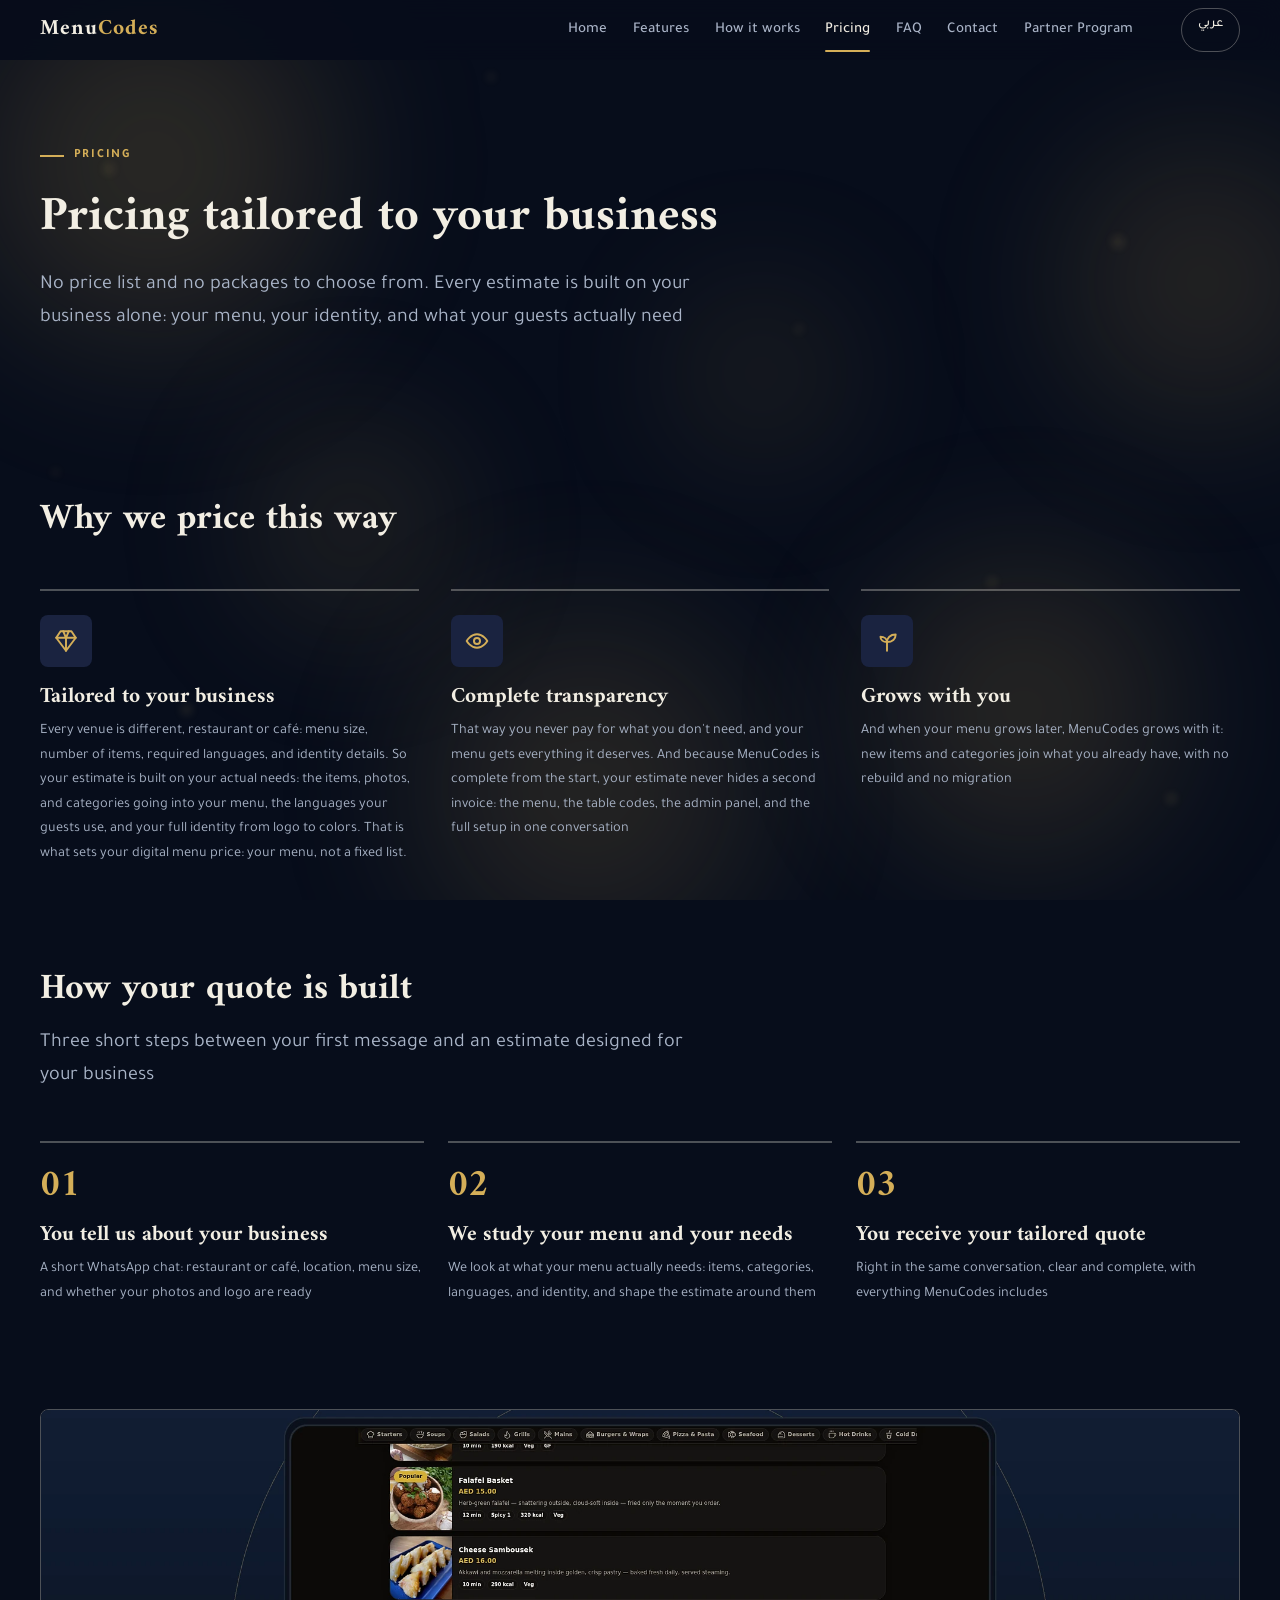
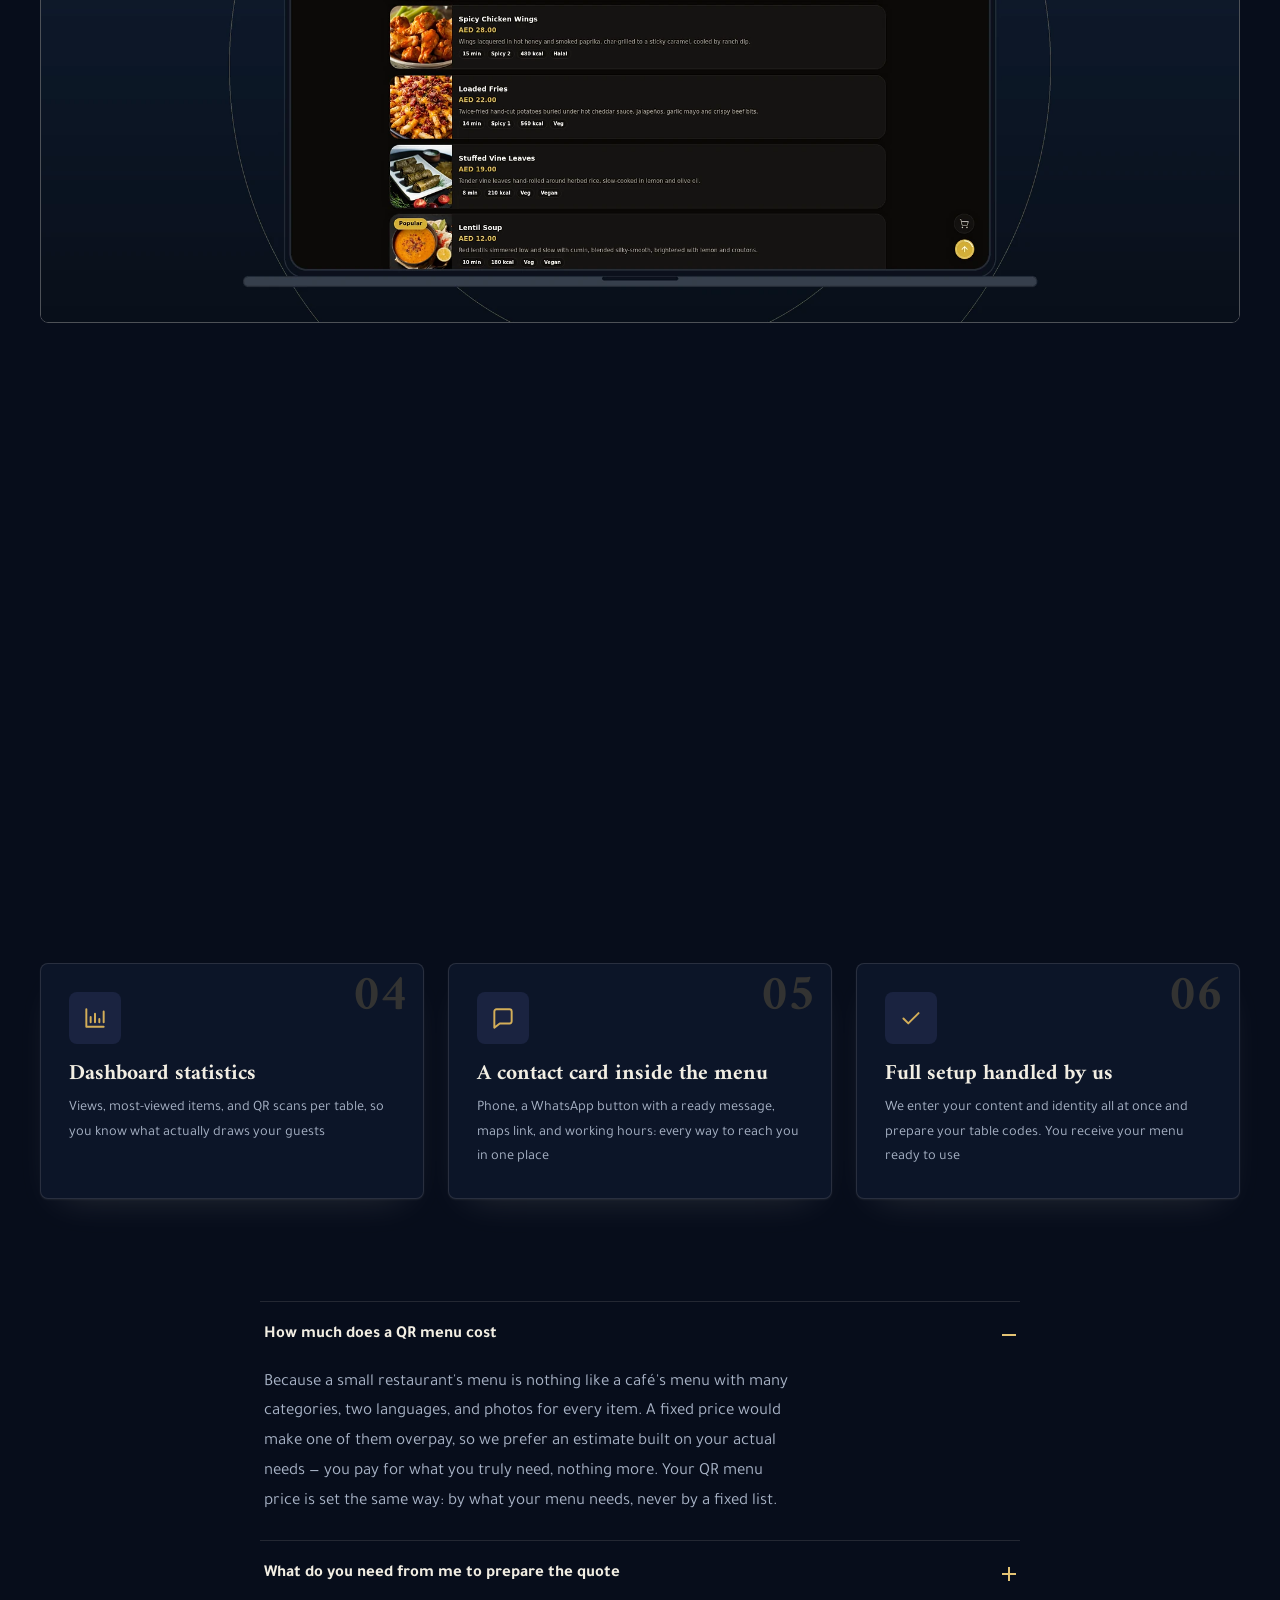
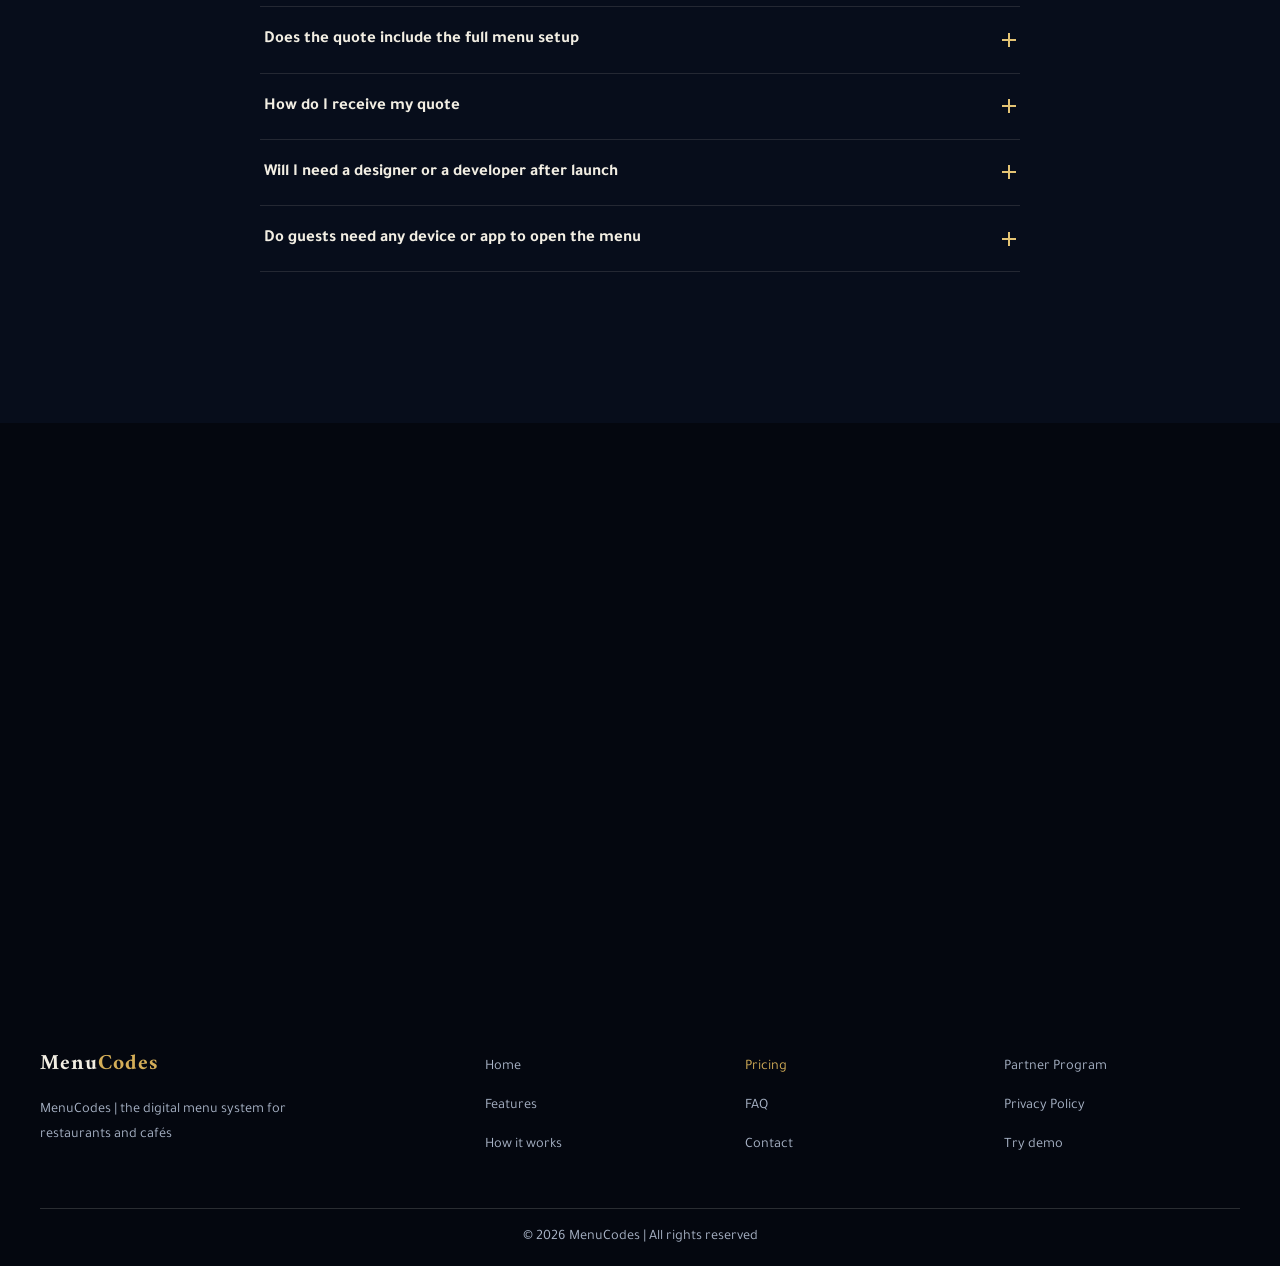
<file: pricing/index.html>
<!DOCTYPE html>
<html lang="en" dir="ltr">
<head>
<meta charset="UTF-8">
<script src="../assets/js/boot.js"></script>
<meta name="viewport" content="width=device-width, initial-scale=1">
<meta name="robots" content="index, follow">
<title data-i18n="pages.pricing.page_title">Pricing | MenuCodes — Tailored Quote for Your Venue</title>
<meta name="description" data-i18n-attr="content:pages.pricing.meta_description" content="Every restaurant and café is different, so MenuCodes prepares a tailored quote on WhatsApp — tell us about your venue and get a quote matched to your menu">
<link rel="canonical" href="https://menu.codes/pricing/" data-abs-url="href">
<link rel="alternate" hreflang="en" href="https://menu.codes/pricing/" data-abs-url="href">
<link rel="alternate" hreflang="ar" href="https://menu.codes/pricing/?lang=ar" data-abs-url="href">
<link rel="alternate" hreflang="x-default" href="https://menu.codes/pricing/" data-abs-url="href">
<meta property="og:type" content="website">
<meta property="og:site_name" content="MenuCodes">
<meta property="og:locale" content="en_US">
<meta property="og:locale:alternate" content="ar_AR">
<meta property="og:title" data-i18n-attr="content:pages.pricing.page_title" content="Pricing | MenuCodes — Tailored Quote for Your Venue">
<meta property="og:description" data-i18n-attr="content:pages.pricing.meta_description" content="Every restaurant and café is different, so MenuCodes prepares a tailored quote on WhatsApp — tell us about your venue and get a quote matched to your menu">
<meta property="og:url" content="https://menu.codes/pricing/" data-abs-url="content">
<meta property="og:image" content="https://menu.codes/images/hero-pricing.webp" data-og-img-en="https://menu.codes/images/hero-pricing.webp" data-og-img-ar="https://menu.codes/images/hero-pricing-ar.webp" data-abs-url="content">
<meta property="og:image:width" content="1600">
<meta property="og:image:height" content="1200">
<meta property="og:image:type" content="image/webp">
<meta property="og:image:alt" data-i18n-attr="content:pages.pricing.seo.og_image_alt" content="MenuCodes admin dashboard on a desktop monitor, showing menu statistics">
<meta name="twitter:image" content="https://menu.codes/images/hero-pricing.webp" data-og-img-en="https://menu.codes/images/hero-pricing.webp" data-og-img-ar="https://menu.codes/images/hero-pricing-ar.webp" data-abs-url="content">
<meta name="twitter:image:alt" data-i18n-attr="content:pages.pricing.seo.og_image_alt" content="MenuCodes admin dashboard on a desktop monitor, showing menu statistics">
<meta name="twitter:card" content="summary_large_image">
<meta name="twitter:title" data-i18n-attr="content:pages.pricing.page_title" content="Pricing | MenuCodes — Tailored Quote for Your Venue">
<meta name="twitter:description" data-i18n-attr="content:pages.pricing.meta_description" content="Every restaurant and café is different, so MenuCodes prepares a tailored quote on WhatsApp — tell us about your venue and get a quote matched to your menu">
<meta name="theme-color" content="#0B1B33">
<meta name="referrer" content="strict-origin-when-cross-origin">
<script type="application/ld+json">
{"@context":"https://schema.org","@type":"BreadcrumbList","itemListElement":[{"@type":"ListItem","position":1,"name":"Home","item":"https://menu.codes/"},{"@type":"ListItem","position":2,"name":"Pricing","item":"https://menu.codes/pricing/"}]}
</script>
<script type="application/ld+json">
{"@context": "https://schema.org", "@type": "WebPage", "name": "Pricing | MenuCodes — Tailored Quote for Your Venue", "url": "https://menu.codes/pricing/", "description": "Every restaurant and café is different, so MenuCodes prepares a tailored quote on WhatsApp — tell us about your venue and get a quote matched to your menu", "inLanguage": ["en", "ar"], "isPartOf": {"@type": "WebSite", "name": "MenuCodes", "url": "https://menu.codes/"}, "publisher": {"@type": "Organization", "name": "MenuCodes", "url": "https://menu.codes/", "logo": "https://menu.codes/images/apple-touch-icon.png"}, "primaryImageOfPage": {"@type": "ImageObject", "url": "https://menu.codes/images/hero-pricing.webp", "width": 1600, "height": 1200}}
</script>
<script type="application/ld+json" id="mcPricingFaqSchema">
{"@context": "https://schema.org", "@type": "FAQPage", "inLanguage": "en", "mainEntity": [{"@type": "Question", "name": "How much does a QR menu cost", "acceptedAnswer": {"@type": "Answer", "text": "Because a small restaurant's menu is nothing like a café's menu with many categories, two languages, and photos for every item. A fixed price would make one of them overpay, so we prefer an estimate built on your actual needs — you pay for what you truly need, nothing more. Your QR menu price is set the same way: by what your menu needs, never by a fixed list."}}, {"@type": "Question", "name": "What do you need from me to prepare the quote", "acceptedAnswer": {"@type": "Answer", "text": "Your venue type and location, your approximate menu size and number of categories, the languages you want, and whether your photos and logo are ready. The clearer the details, the faster and more accurate the estimate — usually a short WhatsApp chat is enough"}}, {"@type": "Question", "name": "Does the quote include the full menu setup", "acceptedAnswer": {"@type": "Answer", "text": "Yes, we enter your items, prices, photos, categories, and identity all at once, and generate a dedicated QR code for each table, ready to print. You receive a menu that works from the first scan — no missing files, no hanging steps"}}, {"@type": "Question", "name": "How do I receive my quote", "acceptedAnswer": {"@type": "Answer", "text": "On WhatsApp: tell us about your business in a short chat — a few messages suffice — and we'll send your tailored quote right there in the conversation, with all details and what's included"}}, {"@type": "Question", "name": "Will I need a designer or a developer after launch", "acceptedAnswer": {"@type": "Answer", "text": "No, you update prices, items, photos, and categories yourself from the admin panel in simple steps, and changes appear for guests instantly. The panel was designed for restaurant owners, not technicians — if you use WhatsApp, you'll master it"}}, {"@type": "Question", "name": "Do guests need any device or app to open the menu", "acceptedAnswer": {"@type": "Answer", "text": "No, guests scan the code with their phone camera and the menu opens right in the browser — no app, no account. The experience is designed to be faster than opening any app"}}]}
</script>
<link rel="icon" type="image/svg+xml" href="../images/favicon.svg">
<link rel="icon" href="../images/favicon.ico" sizes="any">
<link rel="icon" type="image/png" sizes="48x48" href="../images/favicon-48.png">
<link rel="icon" type="image/png" sizes="96x96" href="../images/favicon-96.png">
<link rel="icon" type="image/png" sizes="16x16" href="../images/favicon-16.png">
<link rel="icon" type="image/png" sizes="32x32" href="../images/favicon-32.png">
<link rel="icon" type="image/png" sizes="180x180" href="../images/favicon-180.png">
<link rel="icon" type="image/png" sizes="192x192" href="../images/favicon-192.png">
<link rel="apple-touch-icon" href="../images/apple-touch-icon.png">
<link rel="manifest" href="../assets/site.webmanifest">
<link rel="preconnect" href="https://fonts.googleapis.com">
<link rel="preconnect" href="https://fonts.gstatic.com" crossorigin>
<link href="https://fonts.googleapis.com/css2?family=Amiri:wght@400;700&family=Tajawal:wght@400;500;700&display=swap" rel="stylesheet">
<link rel="stylesheet" href="../assets/css/main.css">
</head>
<body>
<a class="skip-link" href="#main" data-i18n="aria.skip_link">Skip to main content</a>
<svg class="mc-symbols" aria-hidden="true" focusable="false">
<defs>
<symbol id="mc-wa" viewBox="0 0 24 24" fill="currentColor"><path d="M12 2.5A9.5 9.5 0 0 0 3.7 16.6L2.5 21.5l5-1.2A9.5 9.5 0 1 0 12 2.5Zm0 17.3a7.8 7.8 0 0 1-4-1.1l-.3-.2-2.9.7.8-2.8-.2-.3a7.8 7.8 0 1 1 6.6 3.7Zm4.3-5.8c-.2-.1-1.4-.7-1.6-.8-.2-.1-.4-.1-.6.1l-.7.9c-.1.2-.3.2-.5.1a6.4 6.4 0 0 1-3.2-2.8c-.2-.4 0-.5.1-.6l.4-.5c.1-.2.1-.3 0-.5l-.8-1.8c-.2-.5-.4-.4-.6-.4h-.5c-.2 0-.5.2-.7.3-.9.9-1 2.4 0 3.9 1.2 1.8 2.9 3.2 4.9 4.3.7.3 1.2.5 1.6.6.7.2 1.3.2 1.8.1.6-.1 1.4-.6 1.6-1.2.2-.6.2-1 .1-1.2 0-.1-.2-.1-.4-.2Z"/></symbol>
</defs>
</svg>
<header class="site-head">
  <div class="container site-head__inner">
    <a class="brand" href="../"><span class="brand__word">Menu<span class="brand__codes">Codes</span></span></a>
    <nav class="site-nav" aria-label="MenuCodes">
      <a href="../" data-i18n="shared.nav.index">Home</a><a href="../features/" data-i18n="shared.nav.features">Features</a><a href="../how-it-works/" data-i18n="shared.nav.how-it-works">How it works</a><a href="./" aria-current="page" data-i18n="shared.nav.pricing">Pricing</a><a href="../faq/" data-i18n="shared.nav.faq">FAQ</a><a href="../contact/" data-i18n="shared.nav.contact">Contact</a><a href="../partners/" data-i18n="shared.nav.partners">Partner Program</a>
    </nav>
    <div class="site-head__actions">
      <a id="langToggle" class="lang-toggle" href="?lang=ar" data-i18n-attr="aria-label:aria.lang_switch" aria-label="Switch language — عربي"><span lang="ar">عربي</span></a>
    </div>
    <button class="nav-toggle" type="button" aria-expanded="false" aria-controls="mobileNav" data-i18n-attr="aria-label:aria.nav_open" aria-label="Open the navigation menu"><span class="nav-toggle__bar"></span><span class="nav-toggle__bar"></span></button>
  </div>
</header>
<div class="mobile-nav" id="mobileNav">
  <div class="container">
    <a class="mobile-nav__link" href="../" data-i18n="shared.nav.index">Home</a><a class="mobile-nav__link" href="../features/" data-i18n="shared.nav.features">Features</a><a class="mobile-nav__link" href="../how-it-works/" data-i18n="shared.nav.how-it-works">How it works</a><a class="mobile-nav__link" href="./" aria-current="page" data-i18n="shared.nav.pricing">Pricing</a><a class="mobile-nav__link" href="../faq/" data-i18n="shared.nav.faq">FAQ</a><a class="mobile-nav__link" href="../contact/" data-i18n="shared.nav.contact">Contact</a><a class="mobile-nav__link" href="../partners/" data-i18n="shared.nav.partners">Partner Program</a>
    <div class="mobile-nav__actions">
      <a class="lang-toggle" href="?lang=ar" data-lang-toggle-alt data-i18n-attr="aria-label:aria.lang_switch" aria-label="Switch language — عربي"><span lang="ar">عربي</span></a>
    </div>
  </div>
</div>
<main id="main" tabindex="-1">
<section class="hero--page">
  <div class="container"><div class="hero--page__inner">
    <p class="kicker kicker--on-dark reveal" data-i18n="pages.pricing.hero.kicker">Pricing</p>
    <h1 class="reveal rd-5" data-i18n="pages.pricing.hero.heading">Pricing tailored to your business</h1>
    <p class="lead reveal rd-10" data-i18n="pages.pricing.hero.subheading">No price list and no packages to choose from. Every estimate is built on your business alone: your menu, your identity, and what your guests actually need</p>
  </div></div>
</section><section class="section section--airy-top">
  <div class="container">
    <header class="section__head">
    <h2 class="reveal" data-i18n="pages.pricing.factors.heading">Why we price this way</h2>
  </header>
    <div class="factors-grid">
      <article class="factor reveal rd-0">
        <span class="factor__icon" aria-hidden="true"><svg viewBox="0 0 24 24" fill="none" stroke="currentColor" stroke-width="1.8" stroke-linecap="round" stroke-linejoin="round" focusable="false"><path d="M7 3h10l4 6-9 12L3 9l4-6Z"/><path d="M3 9h18M9.5 3L12 9l2.5-6M12 9v12"/></svg></span>
        <h3 data-i18n="pages.pricing.factors.1.title">Tailored to your business</h3>
        <p data-i18n="pages.pricing.factors.1.text">Every venue is different, restaurant or café: menu size, number of items, required languages, and identity details. So your estimate is built on your actual needs: the items, photos, and categories going into your menu, the languages your guests use, and your full identity from logo to colors. That is what sets your digital menu price: your menu, not a fixed list.</p>
      </article>
      <article class="factor reveal rd-10">
        <span class="factor__icon" aria-hidden="true"><svg viewBox="0 0 24 24" fill="none" stroke="currentColor" stroke-width="1.8" stroke-linecap="round" stroke-linejoin="round" focusable="false"><path d="M2.5 12S6 5.8 12 5.8 21.5 12 21.5 12 18 18.2 12 18.2 2.5 12 2.5 12Z"/><circle cx="12" cy="12" r="2.8"/></svg></span>
        <h3 data-i18n="pages.pricing.factors.2.title">Complete transparency</h3>
        <p data-i18n="pages.pricing.factors.2.text">That way you never pay for what you don&#x27;t need, and your menu gets everything it deserves. And because MenuCodes is complete from the start, your estimate never hides a second invoice: the menu, the table codes, the admin panel, and the full setup in one conversation</p>
      </article>
      <article class="factor reveal rd-20">
        <span class="factor__icon" aria-hidden="true"><svg viewBox="0 0 24 24" fill="none" stroke="currentColor" stroke-width="1.8" stroke-linecap="round" stroke-linejoin="round" focusable="false"><path d="M12 21v-8"/><path d="M12 13c0-4 3-7 8-7 0 4-3 7-8 7Z"/><path d="M12 13c0-3-2.5-5-6-5 0 3 2.5 5 6 5Z"/></svg></span>
        <h3 data-i18n="pages.pricing.factors.3.title">Grows with you</h3>
        <p data-i18n="pages.pricing.factors.3.text">And when your menu grows later, MenuCodes grows with it: new items and categories join what you already have, with no rebuild and no migration</p>
      </article>
    </div>
  </div>
</section>
<section class="section section--flush-top">
  <div class="container">
    <header class="section__head">
    <h2 class="reveal" data-i18n="pages.pricing.sections.quote_steps.heading">How your quote is built</h2>
    <p class="lead reveal rd-5" data-i18n="pages.pricing.sections.quote_steps.intro">Three short steps between your first message and an estimate designed for your business</p>
  </header>
    <div class="step-grid">
      <div class="step-card reveal rd-0">
  <span class="step-card__num" aria-hidden="true">01</span>
  <h3 data-i18n="pages.pricing.sections.quote_steps.steps.1.title">You tell us about your business</h3>
  <p data-i18n="pages.pricing.sections.quote_steps.steps.1.copy">A short WhatsApp chat: restaurant or café, location, menu size, and whether your photos and logo are ready</p>
</div>
<div class="step-card reveal rd-10">
  <span class="step-card__num" aria-hidden="true">02</span>
  <h3 data-i18n="pages.pricing.sections.quote_steps.steps.2.title">We study your menu and your needs</h3>
  <p data-i18n="pages.pricing.sections.quote_steps.steps.2.copy">We look at what your menu actually needs: items, categories, languages, and identity, and shape the estimate around them</p>
</div>
<div class="step-card reveal rd-20">
  <span class="step-card__num" aria-hidden="true">03</span>
  <h3 data-i18n="pages.pricing.sections.quote_steps.steps.3.title">You receive your tailored quote</h3>
  <p data-i18n="pages.pricing.sections.quote_steps.steps.3.copy">Right in the same conversation, clear and complete, with everything MenuCodes includes</p>
</div>
    </div>
  </div>
</section>
<section class="section section--flush-top">
<div class="container">
  <figure class="banner reveal">
    <picture>
  <source srcset="../images/evening-ambience.webp" type="image/webp">
  <img src="../images/evening-ambience.webp" data-img-en="../images/evening-ambience.webp" data-img-ar="../images/evening-ambience-ar.webp" width="2016" height="864" loading="lazy" decoding="async" data-i18n-attr="alt:images.evening_ambience.alt" alt="Wide laptop mockup showing the MenuCodes digital menu in full list view with Cheese Sambousek, Spicy Chicken Wings, Loaded Fries and Lentil Soup">
</picture>
  </figure>
</div>
</section>
<section class="section">
  <div class="container">
<header class="section__head">
    <h2 class="reveal" data-i18n="pages.pricing.included.heading">What MenuCodes includes</h2>
    <p class="lead reveal rd-5" data-i18n="pages.pricing.included.intro">Every quote covers the full MenuCodes system. No lite versions, no locked features</p>
  </header>    <div class="card-grid card-grid--3">
<article class="feature-card reveal rd-0">
  <span class="feature-card__num" aria-hidden="true">01</span>
  <div class="feature-card__icon"><svg viewBox="0 0 24 24" fill="none" stroke="currentColor" stroke-width="1.8" stroke-linecap="round" stroke-linejoin="round" aria-hidden="true" focusable="false"><rect x="7" y="3" width="10" height="18" rx="2"/><path d="M11 18h2"/></svg></div>
  <h3 data-i18n="pages.pricing.included.items.1.title">The guest menu in your identity</h3>
  <p data-i18n="pages.pricing.included.items.1.copy">A complete menu carrying your business&#x27;s name, logo, and colors, in Arabic and English, opened with one scan and no app</p>
</article>
<article class="feature-card reveal rd-10">
  <span class="feature-card__num" aria-hidden="true">02</span>
  <div class="feature-card__icon"><svg viewBox="0 0 24 24" fill="none" stroke="currentColor" stroke-width="1.8" stroke-linecap="round" stroke-linejoin="round" aria-hidden="true" focusable="false"><rect x="4" y="4" width="16" height="16" rx="2"/><path d="M8 8h2.5v2.5H8zM13.5 13.5H16V16h-2.5zM8 14v2.5M14 8h2.5"/></svg></div>
  <h3 data-i18n="pages.pricing.included.items.2.title">A dedicated code for every table</h3>
  <p data-i18n="pages.pricing.included.items.2.copy">QR codes generated in your identity from the studio: eight styles in your colors with your logo, ready to download in print quality</p>
</article>
<article class="feature-card reveal rd-20">
  <span class="feature-card__num" aria-hidden="true">03</span>
  <div class="feature-card__icon"><svg viewBox="0 0 24 24" fill="none" stroke="currentColor" stroke-width="1.8" stroke-linecap="round" stroke-linejoin="round" aria-hidden="true" focusable="false"><circle cx="12" cy="12" r="3"/><path d="M12 2v3M12 19v3M2 12h3M19 12h3M4.9 4.9 7 7M17 17l2.1 2.1M19.1 4.9 17 7M7 17l-2.1 2.1"/></svg></div>
  <h3 data-i18n="pages.pricing.included.items.3.title">One control panel that runs everything</h3>
  <p data-i18n="pages.pricing.included.items.3.copy">Items, categories, prices, availability, and photos. Any change you make appears for guests instantly</p>
</article>
<article class="feature-card reveal rd-0">
  <span class="feature-card__num" aria-hidden="true">04</span>
  <div class="feature-card__icon"><svg viewBox="0 0 24 24" fill="none" stroke="currentColor" stroke-width="1.8" stroke-linecap="round" stroke-linejoin="round" aria-hidden="true" focusable="false"><path d="M4 20V4M4 20h16"/><path d="M8 16v-5M12 16V8M16 16v-3M20 16V6"/></svg></div>
  <h3 data-i18n="pages.pricing.included.items.4.title">Dashboard statistics</h3>
  <p data-i18n="pages.pricing.included.items.4.copy">Views, most-viewed items, and QR scans per table, so you know what actually draws your guests</p>
</article>
<article class="feature-card reveal rd-10">
  <span class="feature-card__num" aria-hidden="true">05</span>
  <div class="feature-card__icon"><svg viewBox="0 0 24 24" fill="none" stroke="currentColor" stroke-width="1.8" stroke-linecap="round" stroke-linejoin="round" aria-hidden="true" focusable="false"><path d="M4 6a2 2 0 0 1 2-2h12a2 2 0 0 1 2 2v9a2 2 0 0 1-2 2H9l-5 4V6Z"/></svg></div>
  <h3 data-i18n="pages.pricing.included.items.5.title">A contact card inside the menu</h3>
  <p data-i18n="pages.pricing.included.items.5.copy">Phone, a WhatsApp button with a ready message, maps link, and working hours: every way to reach you in one place</p>
</article>
<article class="feature-card reveal rd-20">
  <span class="feature-card__num" aria-hidden="true">06</span>
  <div class="feature-card__icon"><svg viewBox="0 0 24 24" fill="none" stroke="currentColor" stroke-width="1.8" stroke-linecap="round" stroke-linejoin="round" aria-hidden="true" focusable="false"><path d="M5 12.5l4.5 4.5L19 7.5"/></svg></div>
  <h3 data-i18n="pages.pricing.included.items.6.title">Full setup handled by us</h3>
  <p data-i18n="pages.pricing.included.items.6.copy">We enter your content and identity all at once and prepare your table codes. You receive your menu ready to use</p>
</article>
    </div>
  </div>
</section>
<section class="section section--flush-top">
  <div class="container container--narrow">
    <div class="acc-group">
      <div class="acc">
<h2 class="visually-hidden" data-i18n="pages.pricing.faq.heading">Questions about pricing</h2>
<div class="acc__item" data-open="true">
  <h3 class="acc__heading"><button type="button" class="acc__button" id="pricing-btn-1" aria-expanded="true" aria-controls="pricing-panel-1"><span data-i18n="pages.pricing.faq.1.q">How much does a QR menu cost</span><span class="acc__icon" aria-hidden="true"></span></button></h3>
  <div class="acc__panel" id="pricing-panel-1" role="region" aria-labelledby="pricing-btn-1"><div class="acc__panel-inner"><p data-i18n="pages.pricing.faq.1.a">Because a small restaurant&#x27;s menu is nothing like a café&#x27;s menu with many categories, two languages, and photos for every item. A fixed price would make one of them overpay, so we prefer an estimate built on your actual needs — you pay for what you truly need, nothing more. Your QR menu price is set the same way: by what your menu needs, never by a fixed list.</p></div></div>
</div>
<div class="acc__item" data-open="false">
  <h3 class="acc__heading"><button type="button" class="acc__button" id="pricing-btn-2" aria-expanded="false" aria-controls="pricing-panel-2"><span data-i18n="pages.pricing.faq.2.q">What do you need from me to prepare the quote</span><span class="acc__icon" aria-hidden="true"></span></button></h3>
  <div class="acc__panel" id="pricing-panel-2" role="region" aria-labelledby="pricing-btn-2"><div class="acc__panel-inner"><p data-i18n="pages.pricing.faq.2.a">Your venue type and location, your approximate menu size and number of categories, the languages you want, and whether your photos and logo are ready. The clearer the details, the faster and more accurate the estimate — usually a short WhatsApp chat is enough</p></div></div>
</div>
<div class="acc__item" data-open="false">
  <h3 class="acc__heading"><button type="button" class="acc__button" id="pricing-btn-3" aria-expanded="false" aria-controls="pricing-panel-3"><span data-i18n="pages.pricing.faq.3.q">Does the quote include the full menu setup</span><span class="acc__icon" aria-hidden="true"></span></button></h3>
  <div class="acc__panel" id="pricing-panel-3" role="region" aria-labelledby="pricing-btn-3"><div class="acc__panel-inner"><p data-i18n="pages.pricing.faq.3.a">Yes, we enter your items, prices, photos, categories, and identity all at once, and generate a dedicated QR code for each table, ready to print</p></div></div>
</div>
<div class="acc__item" data-open="false">
  <h3 class="acc__heading"><button type="button" class="acc__button" id="pricing-btn-4" aria-expanded="false" aria-controls="pricing-panel-4"><span data-i18n="pages.pricing.faq.4.q">How do I receive my quote</span><span class="acc__icon" aria-hidden="true"></span></button></h3>
  <div class="acc__panel" id="pricing-panel-4" role="region" aria-labelledby="pricing-btn-4"><div class="acc__panel-inner"><p data-i18n="pages.pricing.faq.4.a">On WhatsApp: tell us about your business in a short chat, and we&#x27;ll send your tailored quote right there in the conversation</p></div></div>
</div>
<div class="acc__item" data-open="false">
  <h3 class="acc__heading"><button type="button" class="acc__button" id="pricing-btn-5" aria-expanded="false" aria-controls="pricing-panel-5"><span data-i18n="pages.pricing.faq.5.q">Will I need a designer or a developer after launch</span><span class="acc__icon" aria-hidden="true"></span></button></h3>
  <div class="acc__panel" id="pricing-panel-5" role="region" aria-labelledby="pricing-btn-5"><div class="acc__panel-inner"><p data-i18n="pages.pricing.faq.5.a">No, you update prices, items, photos, and categories yourself from the admin panel, and changes appear for guests instantly</p></div></div>
</div>
<div class="acc__item" data-open="false">
  <h3 class="acc__heading"><button type="button" class="acc__button" id="pricing-btn-6" aria-expanded="false" aria-controls="pricing-panel-6"><span data-i18n="pages.pricing.faq.6.q">Do guests need any device or app to open the menu</span><span class="acc__icon" aria-hidden="true"></span></button></h3>
  <div class="acc__panel" id="pricing-panel-6" role="region" aria-labelledby="pricing-btn-6"><div class="acc__panel-inner"><p data-i18n="pages.pricing.faq.6.a">No, guests scan the code with their phone camera and the menu opens right in the browser</p></div></div>
</div>
      </div>
    </div>
  </div>
</section>
<section class="section cta-band">
  <div class="container">
    <h2 class="reveal" data-i18n="pages.pricing.cta.heading">Get the quote tailored to your business</h2>
    <p class="reveal rd-5" data-i18n="pages.pricing.cta.copy">A short WhatsApp chat is all it takes: tell us about your business and we will prepare your estimate, and ask for the demo in the same chat</p>
    <div class="cta-band__actions reveal rd-10">
      <a href="https://wa.me/15551234567" class="btn btn--gold btn--lg" data-wa data-wa-text="whatsapp.pretext.pricing" target="_blank" rel="noopener noreferrer"><svg class="btn__icon" aria-hidden="true" focusable="false"><use href="#mc-wa"/></svg><span data-i18n="pages.pricing.cta.button">Request your tailored quote</span></a>
    </div>
    <p class="cta-band__note reveal rd-15"><strong data-i18n="pages.pricing.payment_note.lead">Pay once</strong> <span data-i18n="pages.pricing.payment_note.copy">— support and any future updates to the system are included in your price</span></p>
    <p class="cta-band__note reveal rd-15" data-i18n="pages.pricing.cta.note">Replies on WhatsApp only, direct and with no waiting</p>
<p class="reveal"><a class="text-link" href="../contact/"><span data-i18n="pages.contact.hero.heading">Your message reaches us directly</span><svg class="flip-rtl" viewBox="0 0 24 24" fill="none" stroke="currentColor" stroke-width="2" stroke-linecap="round" stroke-linejoin="round" aria-hidden="true" focusable="false"><path d="M5 12h14M13 6l6 6-6 6"/></svg></a></p>
  </div>
</section>
</main>
<footer class="site-foot">
  <div class="container">
    <div class="site-foot__grid">
      <div>
        <a class="brand brand--on-dark" href="../"><span class="brand__word">Menu<span class="brand__codes">Codes</span></span></a>
        <p class="site-foot__tagline" data-i18n="shared.footer_tagline">MenuCodes | the digital menu system for restaurants and cafés</p>
      </div>
      <nav class="site-foot__nav" aria-label="MenuCodes">
        <ul class="site-foot__links">
          <li><a href="../" data-i18n="shared.nav.index">Home</a></li>
          <li><a href="../features/" data-i18n="shared.nav.features">Features</a></li>
          <li><a href="../how-it-works/" data-i18n="shared.nav.how-it-works">How it works</a></li>
        </ul>
        <ul class="site-foot__links">
          <li><a href="../pricing/" aria-current="page" data-i18n="shared.nav.pricing">Pricing</a></li>
          <li><a href="../faq/" data-i18n="shared.nav.faq">FAQ</a></li>
          <li><a href="../contact/" data-i18n="shared.nav.contact">Contact</a></li>
        </ul>
        <ul class="site-foot__links">
          <li><a href="../partners/" data-i18n="pages.partners.footer.nav.program">Partner Program</a></li>
          <li><a href="../privacy/" data-i18n="pages.partners.footer.nav.privacy">Privacy Policy</a></li>
          <li><a href="https://demo.menu.codes/" data-demo-link data-i18n="shared.footer.demo" target="_blank" rel="noopener noreferrer">Try demo</a></li>
        </ul>
      </nav>
    </div>
    <div class="site-foot__bar">
      <a href="/staff-login" class="hp-link" data-hp-link tabindex="-1" aria-hidden="true">staff login</a>
      <span data-i18n="shared.footer_rights">© 2026 MenuCodes | All rights reserved</span>
    </div>
  </div>
</footer>
<script src="../assets/js/dictionary.js"></script>
<script src="../assets/js/i18n.js"></script>
<script src="../assets/js/main.js"></script>
</body>
</html>
</file>
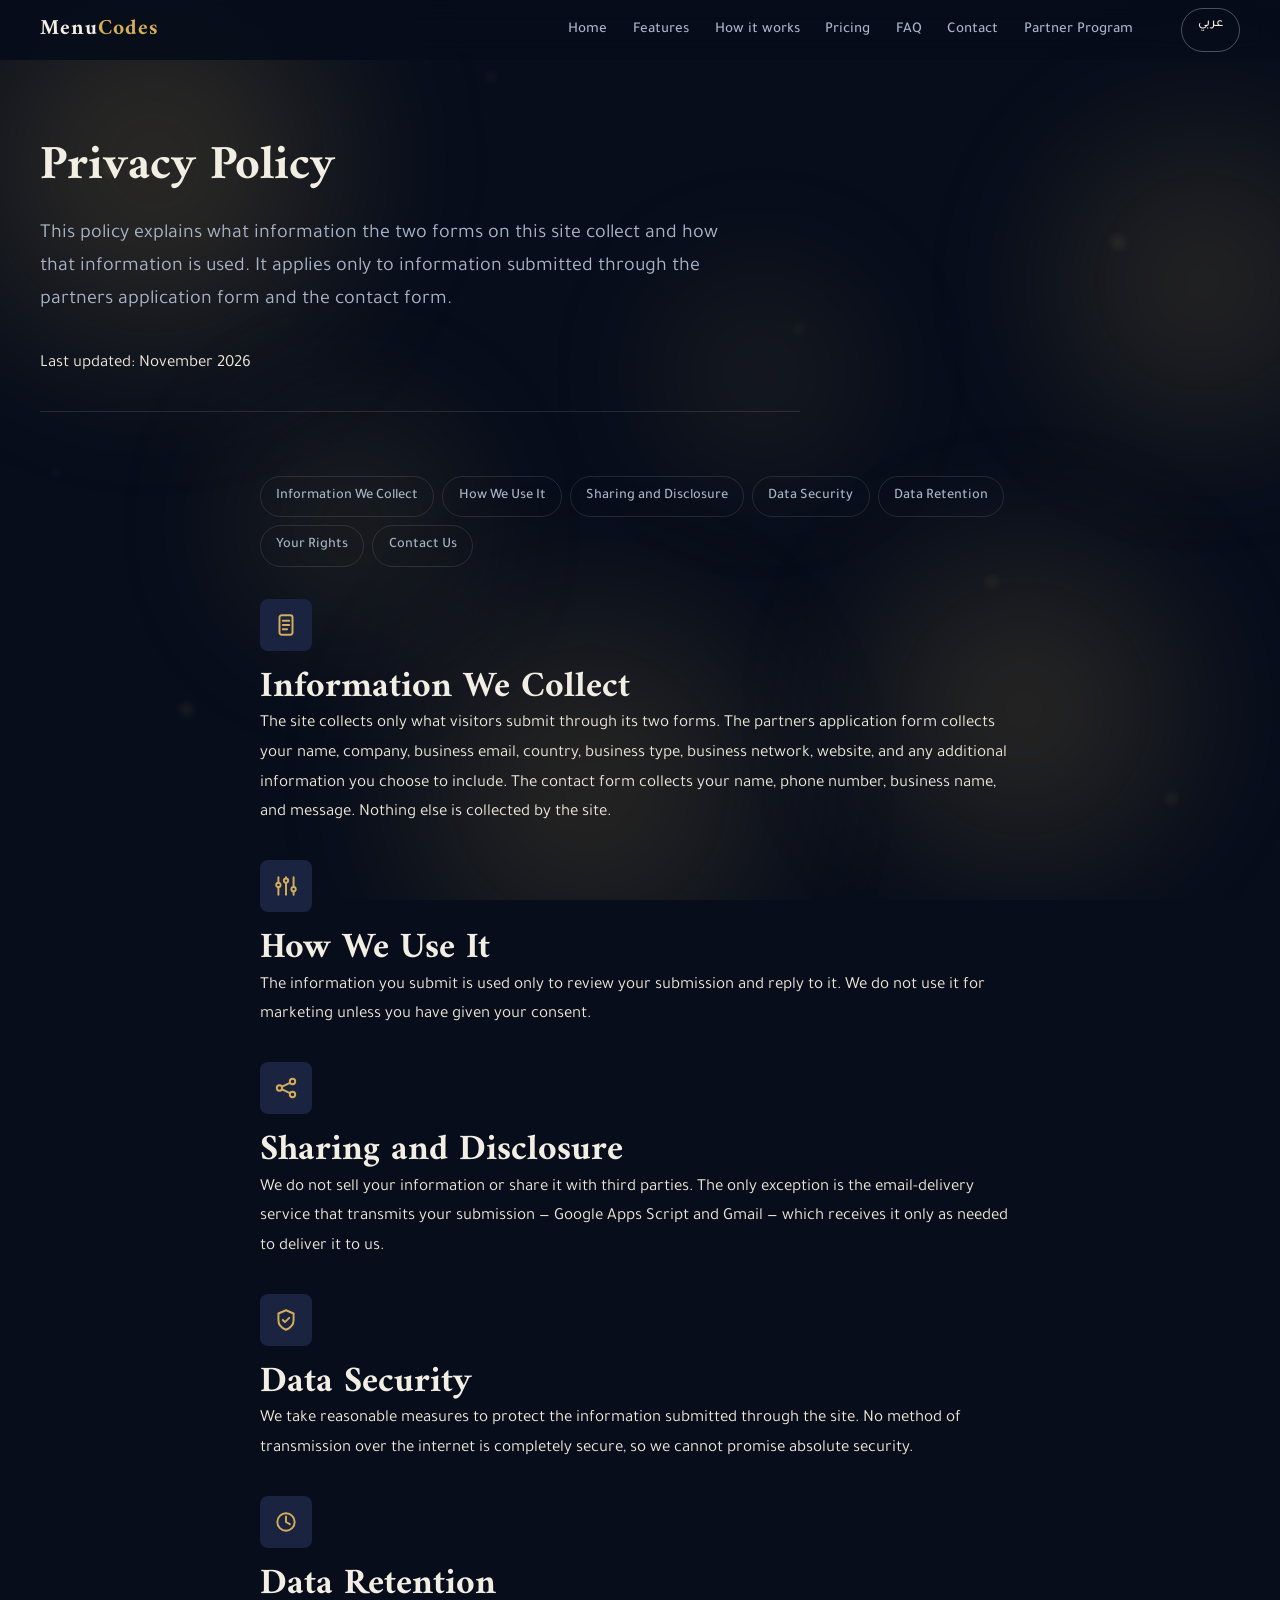
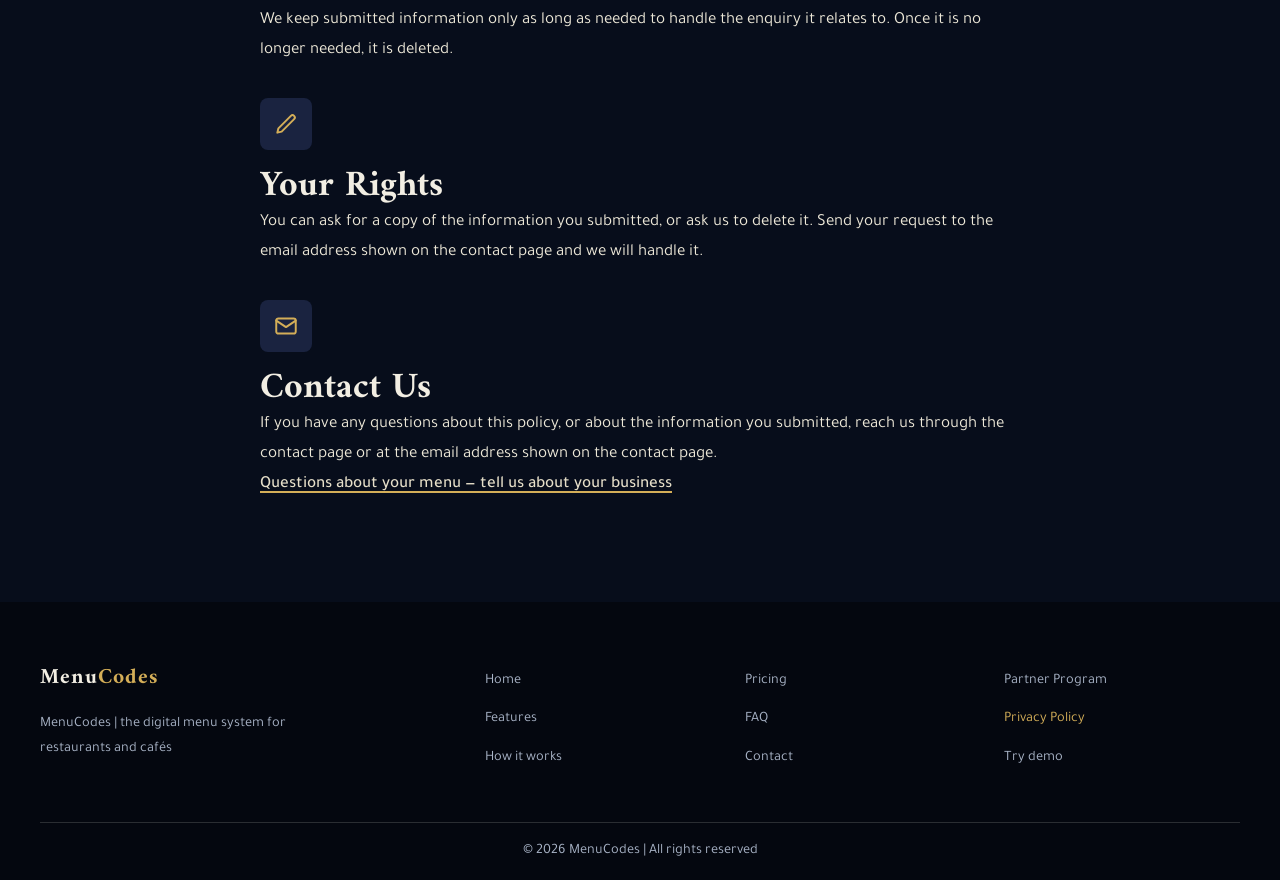
<file: privacy/index.html>
<!DOCTYPE html>
<html lang="en" dir="ltr">
<head>
<meta charset="UTF-8">
<script src="../assets/js/boot.js"></script>
<meta name="viewport" content="width=device-width, initial-scale=1">
<meta name="robots" content="index, follow">
<title data-i18n="pages.privacy.meta_title">Privacy Policy | MenuCodes</title>
<meta name="description" data-i18n-attr="content:pages.privacy.meta_description" content="How MenuCodes handles the information you share through the contact and partner forms: what we collect, how we use it, and your right to correct or delete it">
<link rel="canonical" href="https://menu.codes/privacy/" data-abs-url="href">
<link rel="alternate" hreflang="en" href="https://menu.codes/privacy/" data-abs-url="href">
<link rel="alternate" hreflang="ar" href="https://menu.codes/privacy/?lang=ar" data-abs-url="href">
<link rel="alternate" hreflang="x-default" href="https://menu.codes/privacy/" data-abs-url="href">
<meta property="og:type" content="website">
<meta property="og:site_name" content="MenuCodes">
<meta property="og:locale" content="en_US">
<meta property="og:locale:alternate" content="ar_AR">
<meta property="og:title" data-i18n-attr="content:pages.privacy.meta_title" content="Privacy Policy | MenuCodes">
<meta property="og:description" data-i18n-attr="content:pages.privacy.meta_description" content="How MenuCodes handles the information you share through the contact and partner forms: what we collect, how we use it, and your right to correct or delete it">
<meta property="og:url" content="https://menu.codes/privacy/" data-abs-url="content">
<meta property="og:image" content="https://menu.codes/images/privacy-og.webp" data-og-img-en="https://menu.codes/images/privacy-og.webp" data-og-img-ar="https://menu.codes/images/privacy-og-ar.webp" data-abs-url="content">
<meta property="og:image:width" content="1600">
<meta property="og:image:height" content="1200">
<meta property="og:image:type" content="image/webp">
<meta property="og:image:alt" data-i18n-attr="content:pages.privacy.seo.og_image_alt" content="Desktop browser showing the MenuCodes digital menu in compact view with a weekend deals banner, Chef's picks and Popular dishes">
<meta name="twitter:image" content="https://menu.codes/images/privacy-og.webp" data-og-img-en="https://menu.codes/images/privacy-og.webp" data-og-img-ar="https://menu.codes/images/privacy-og-ar.webp" data-abs-url="content">
<meta name="twitter:image:alt" data-i18n-attr="content:pages.privacy.seo.og_image_alt" content="Desktop browser showing the MenuCodes digital menu in compact view with a weekend deals banner, Chef's picks and Popular dishes">
<meta name="twitter:card" content="summary_large_image">
<meta name="twitter:title" data-i18n-attr="content:pages.privacy.meta_title" content="Privacy Policy | MenuCodes">
<meta name="twitter:description" data-i18n-attr="content:pages.privacy.meta_description" content="How MenuCodes handles the information you share through the contact and partner forms: what we collect, how we use it, and your right to correct or delete it">
<meta name="theme-color" content="#0B1B33">
<meta name="referrer" content="strict-origin-when-cross-origin">
<script type="application/ld+json">
{"@context":"https://schema.org","@type":"BreadcrumbList","itemListElement":[{"@type":"ListItem","position":1,"name":"Home","item":"https://menu.codes/"},{"@type":"ListItem","position":2,"name":"Privacy Policy","item":"https://menu.codes/privacy/"}]}
</script>
<script type="application/ld+json">
{"@context": "https://schema.org", "@type": "WebPage", "name": "Privacy Policy | MenuCodes", "url": "https://menu.codes/privacy/", "description": "How MenuCodes handles the information you share through the contact and partner forms: what we collect, how we use it, and your right to correct or delete it", "inLanguage": ["en", "ar"], "isPartOf": {"@type": "WebSite", "name": "MenuCodes", "url": "https://menu.codes/"}, "publisher": {"@type": "Organization", "name": "MenuCodes", "url": "https://menu.codes/", "logo": "https://menu.codes/images/apple-touch-icon.png"}, "primaryImageOfPage": {"@type": "ImageObject", "url": "https://menu.codes/images/privacy-og.webp", "width": 1600, "height": 1200}}
</script>
<link rel="icon" type="image/svg+xml" href="../images/favicon.svg">
<link rel="icon" href="../images/favicon.ico" sizes="any">
<link rel="icon" type="image/png" sizes="48x48" href="../images/favicon-48.png">
<link rel="icon" type="image/png" sizes="96x96" href="../images/favicon-96.png">
<link rel="icon" type="image/png" sizes="16x16" href="../images/favicon-16.png">
<link rel="icon" type="image/png" sizes="32x32" href="../images/favicon-32.png">
<link rel="icon" type="image/png" sizes="180x180" href="../images/favicon-180.png">
<link rel="icon" type="image/png" sizes="192x192" href="../images/favicon-192.png">
<link rel="apple-touch-icon" href="../images/apple-touch-icon.png">
<link rel="manifest" href="../assets/site.webmanifest">
<link rel="preconnect" href="https://fonts.googleapis.com">
<link rel="preconnect" href="https://fonts.gstatic.com" crossorigin>
<link href="https://fonts.googleapis.com/css2?family=Amiri:wght@400;700&family=Tajawal:wght@400;500;700&display=swap" rel="stylesheet">
<link rel="stylesheet" href="../assets/css/main.css">
</head>
<body class="page-privacy">
<a class="skip-link" href="#main" data-i18n="aria.skip_link">Skip to main content</a>
<header class="site-head">
  <div class="container site-head__inner">
    <a class="brand" href="../"><span class="brand__word">Menu<span class="brand__codes">Codes</span></span></a>
    <nav class="site-nav" aria-label="MenuCodes">
      <a href="../" data-i18n="shared.nav.index">Home</a><a href="../features/" data-i18n="shared.nav.features">Features</a><a href="../how-it-works/" data-i18n="shared.nav.how-it-works">How it works</a><a href="../pricing/" data-i18n="shared.nav.pricing">Pricing</a><a href="../faq/" data-i18n="shared.nav.faq">FAQ</a><a href="../contact/" data-i18n="shared.nav.contact">Contact</a><a href="../partners/" data-i18n="shared.nav.partners">Partner Program</a>
    </nav>
    <div class="site-head__actions">
      <a id="langToggle" class="lang-toggle" href="?lang=ar" data-i18n-attr="aria-label:aria.lang_switch" aria-label="Switch language — عربي"><span lang="ar">عربي</span></a>
    </div>
    <button class="nav-toggle" type="button" aria-expanded="false" aria-controls="mobileNav" data-i18n-attr="aria-label:aria.nav_open" aria-label="Open the navigation menu"><span class="nav-toggle__bar"></span><span class="nav-toggle__bar"></span></button>
  </div>
</header>
<div class="mobile-nav" id="mobileNav">
  <div class="container">
    <a class="mobile-nav__link" href="../" data-i18n="shared.nav.index">Home</a><a class="mobile-nav__link" href="../features/" data-i18n="shared.nav.features">Features</a><a class="mobile-nav__link" href="../how-it-works/" data-i18n="shared.nav.how-it-works">How it works</a><a class="mobile-nav__link" href="../pricing/" data-i18n="shared.nav.pricing">Pricing</a><a class="mobile-nav__link" href="../faq/" data-i18n="shared.nav.faq">FAQ</a><a class="mobile-nav__link" href="../contact/" data-i18n="shared.nav.contact">Contact</a><a class="mobile-nav__link" href="../partners/" data-i18n="shared.nav.partners">Partner Program</a>
    <div class="mobile-nav__actions">
      <a class="lang-toggle" href="?lang=ar" data-lang-toggle-alt data-i18n-attr="aria-label:aria.lang_switch" aria-label="Switch language — عربي"><span lang="ar">عربي</span></a>
    </div>
  </div>
</div>
<main id="main" tabindex="-1">
<section class="hero--page">
  <div class="container"><div class="hero--page__inner">
    <h1 class="reveal rd-5" data-i18n="pages.privacy.page_title">Privacy Policy</h1>
    <p class="lead reveal rd-10" data-i18n="pages.privacy.intro">This policy explains what information the two forms on this site collect and how that information is used. It applies only to information submitted through the partners application form and the contact form.</p>
    <p class="reveal rd-15" data-i18n="pages.privacy.updated">Last updated: November 2026</p>
    <hr class="rule">
  </div></div>
</section>
<section class="section section--flush-top">
  <div class="container container--narrow">
<nav class="jump-index" data-i18n-attr="aria-label:pages.privacy.page_title" aria-label="Privacy Policy">
  <ol class="jump-index__list">
    <li><a class="jump-index__link" href="#privacy-s1"><span data-i18n="pages.privacy.sections.1.title">Information We Collect</span></a></li>
    <li><a class="jump-index__link" href="#privacy-s2"><span data-i18n="pages.privacy.sections.2.title">How We Use It</span></a></li>
    <li><a class="jump-index__link" href="#privacy-s3"><span data-i18n="pages.privacy.sections.3.title">Sharing and Disclosure</span></a></li>
    <li><a class="jump-index__link" href="#privacy-s4"><span data-i18n="pages.privacy.sections.4.title">Data Security</span></a></li>
    <li><a class="jump-index__link" href="#privacy-s5"><span data-i18n="pages.privacy.sections.5.title">Data Retention</span></a></li>
    <li><a class="jump-index__link" href="#privacy-s6"><span data-i18n="pages.privacy.sections.6.title">Your Rights</span></a></li>
    <li><a class="jump-index__link" href="#privacy-s7"><span data-i18n="pages.privacy.sections.7.title">Contact Us</span></a></li>
  </ol>
</nav>
    <div class="privacy-section reveal rd-5">
      <div class="privacy-section__icon"><svg viewBox="0 0 24 24" fill="none" stroke="currentColor" stroke-width="1.8" stroke-linecap="round" stroke-linejoin="round" aria-hidden="true" focusable="false"><rect x="6" y="3" width="12" height="18" rx="2"/><path d="M9 8h6M9 12h6M9 16h4"/></svg></div>
      <h2 id="privacy-s1" data-i18n="pages.privacy.sections.1.title">Information We Collect</h2>
      <p data-i18n="pages.privacy.sections.1.body">The site collects only what visitors submit through its two forms. The partners application form collects your name, company, business email, country, business type, business network, website, and any additional information you choose to include. The contact form collects your name, phone number, business name, and message. Nothing else is collected by the site.</p>
    </div>
    <div class="privacy-section reveal rd-10">
      <div class="privacy-section__icon"><svg viewBox="0 0 24 24" fill="none" stroke="currentColor" stroke-width="1.8" stroke-linecap="round" stroke-linejoin="round" aria-hidden="true" focusable="false"><path d="M5 4v5M5 13v7M12 4v1M12 9v11M19 4v9M19 17v3"/><circle cx="5" cy="11" r="2"/><circle cx="12" cy="7" r="2"/><circle cx="19" cy="15" r="2"/></svg></div>
      <h2 id="privacy-s2" data-i18n="pages.privacy.sections.2.title">How We Use It</h2>
      <p data-i18n="pages.privacy.sections.2.body">The information you submit is used only to review your submission and reply to it. We do not use it for marketing unless you have given your consent.</p>
    </div>
    <div class="privacy-section reveal rd-15">
      <div class="privacy-section__icon"><svg viewBox="0 0 24 24" fill="none" stroke="currentColor" stroke-width="1.8" stroke-linecap="round" stroke-linejoin="round" aria-hidden="true" focusable="false"><circle cx="6" cy="12" r="2.5"/><circle cx="18" cy="6" r="2.5"/><circle cx="18" cy="18" r="2.5"/><path d="M8.2 10.8l7.6-3.6M8.2 13.2l7.6 3.6"/></svg></div>
      <h2 id="privacy-s3" data-i18n="pages.privacy.sections.3.title">Sharing and Disclosure</h2>
      <p data-i18n="pages.privacy.sections.3.body">We do not sell your information or share it with third parties. The only exception is the email-delivery service that transmits your submission — Google Apps Script and Gmail — which receives it only as needed to deliver it to us.</p>
    </div>
    <div class="privacy-section reveal rd-5">
      <div class="privacy-section__icon"><svg viewBox="0 0 24 24" fill="none" stroke="currentColor" stroke-width="1.8" stroke-linecap="round" stroke-linejoin="round" aria-hidden="true" focusable="false"><path d="M12 3l7 3v6c0 4.5-3 7.5-7 9-4-1.5-7-4.5-7-9V6l7-3Z"/><path d="M9 12l2 2 4-4"/></svg></div>
      <h2 id="privacy-s4" data-i18n="pages.privacy.sections.4.title">Data Security</h2>
      <p data-i18n="pages.privacy.sections.4.body">We take reasonable measures to protect the information submitted through the site. No method of transmission over the internet is completely secure, so we cannot promise absolute security.</p>
    </div>
    <div class="privacy-section reveal rd-10">
      <div class="privacy-section__icon"><svg viewBox="0 0 24 24" fill="none" stroke="currentColor" stroke-width="1.8" stroke-linecap="round" stroke-linejoin="round" aria-hidden="true" focusable="false"><circle cx="12" cy="12" r="8"/><path d="M12 7v5l3.5 2"/></svg></div>
      <h2 id="privacy-s5" data-i18n="pages.privacy.sections.5.title">Data Retention</h2>
      <p data-i18n="pages.privacy.sections.5.body">We keep submitted information only as long as needed to handle the enquiry it relates to. Once it is no longer needed, it is deleted.</p>
    </div>
    <div class="privacy-section reveal rd-15">
      <div class="privacy-section__icon"><svg viewBox="0 0 24 24" fill="none" stroke="currentColor" stroke-width="1.8" stroke-linecap="round" stroke-linejoin="round" aria-hidden="true" focusable="false"><path d="M4 20l1-4L16.5 4.5a2.1 2.1 0 0 1 3 3L8 19l-4 1Z"/></svg></div>
      <h2 id="privacy-s6" data-i18n="pages.privacy.sections.6.title">Your Rights</h2>
      <p data-i18n="pages.privacy.sections.6.body">You can ask for a copy of the information you submitted, or ask us to delete it. Send your request to the email address shown on the contact page and we will handle it.</p>
    </div>
    <div class="privacy-section reveal rd-5">
      <div class="privacy-section__icon"><svg viewBox="0 0 24 24" fill="none" stroke="currentColor" stroke-width="1.8" stroke-linecap="round" stroke-linejoin="round" aria-hidden="true" focusable="false"><rect x="3" y="5" width="18" height="14" rx="2"/><path d="M3 7l9 6 9-6"/></svg></div>
      <h2 id="privacy-s7" data-i18n="pages.privacy.sections.7.title">Contact Us</h2>
      <p data-i18n="pages.privacy.sections.7.body">If you have any questions about this policy, or about the information you submitted, reach us through the contact page or at the email address shown on the contact page.</p>
    </div>
    <p class="reveal"><a class="text-link" href="../contact/"><span data-i18n="pages.privacy.closing">Questions about your menu — tell us about your business</span></a></p>
  </div>
</section>

</main>
<footer class="site-foot">
  <div class="container">
    <div class="site-foot__grid">
      <div>
        <a class="brand brand--on-dark" href="../"><span class="brand__word">Menu<span class="brand__codes">Codes</span></span></a>
        <p class="site-foot__tagline" data-i18n="shared.footer_tagline">MenuCodes | the digital menu system for restaurants and cafés</p>
      </div>
      <nav class="site-foot__nav" aria-label="MenuCodes">
        <ul class="site-foot__links">
          <li><a href="../" data-i18n="shared.nav.index">Home</a></li>
          <li><a href="../features/" data-i18n="shared.nav.features">Features</a></li>
          <li><a href="../how-it-works/" data-i18n="shared.nav.how-it-works">How it works</a></li>
        </ul>
        <ul class="site-foot__links">
          <li><a href="../pricing/" data-i18n="shared.nav.pricing">Pricing</a></li>
          <li><a href="../faq/" data-i18n="shared.nav.faq">FAQ</a></li>
          <li><a href="../contact/" data-i18n="shared.nav.contact">Contact</a></li>
        </ul>
        <ul class="site-foot__links">
          <li><a href="../partners/" data-i18n="pages.partners.footer.nav.program">Partner Program</a></li>
          <li><a href="../privacy/" aria-current="page" data-i18n="pages.partners.footer.nav.privacy">Privacy Policy</a></li>
          <li><a href="https://demo.menu.codes/" data-demo-link data-i18n="shared.footer.demo" target="_blank" rel="noopener noreferrer">Try demo</a></li>
        </ul>
      </nav>
    </div>
    <div class="site-foot__bar">
      <a href="/staff-login" class="hp-link" data-hp-link tabindex="-1" aria-hidden="true">staff login</a>
      <span data-i18n="shared.footer_rights">© 2026 MenuCodes | All rights reserved</span>
    </div>
  </div>
</footer>
<script src="../assets/js/dictionary.js"></script>
<script src="../assets/js/i18n.js"></script>
<script src="../assets/js/main.js"></script>
</body>
</html>
</file>
<file: assets/css/main.css>
:root{
  --color-ink:#F2EEE3;
  --color-ink-2:#E6DFC9;
  --color-ink-deep:#04070F;
  --color-accent:#D4AE58;
  --color-accent-deep:#E3C374;
  --color-gold-text:#D4AE58;
  --color-accent-soft:#1A2340;
  --color-ghost:rgba(212,174,88,.20);

  --color-paper:#070D1B;
  --color-surface:#0C1528;
  --color-line:rgba(242,238,227,.12);
  --color-line-strong:rgba(242,238,227,.30);

  --color-text:#EDE8D8;
  --color-muted:#A9B4C7;

  --color-on-dark:#F2EEE3;
  --color-muted-dark:#A9B4C7;
  --color-line-dark:rgba(242,238,227,.16);

  --color-whatsapp:#0F7E39;
  --color-whatsapp-deep:#0D6E33;
  --color-success-text:#6FCF97;
  --color-focus:#D4AE58;

  --color-danger:#E5685C;

  --font-display:'Amiri','Tajawal',Georgia,'Times New Roman',serif;
  --font-body:'Tajawal','Amiri',system-ui,-apple-system,'Segoe UI',Tahoma,Arial,sans-serif;

  --fs-display:clamp(2.6rem,1.7rem + 4vw,4.25rem);
  --fs-h1:clamp(2rem,1.5rem + 2.4vw,3rem);
  --fs-h2:clamp(1.55rem,1.3rem + 1.4vw,2.25rem);
  --fs-h3:1.35rem;
  --fs-h4:1.1rem;
  --fs-lead:clamp(1.1rem,1rem + .5vw,1.25rem);
  --fs-body:1.0625rem;
  --fs-small:.9rem;
  --fs-kicker:.78rem;

  --space-1:.25rem;
  --space-2:.5rem;
  --space-3:.75rem;
  --space-4:1rem;
  --space-6:1.5rem;
  --space-8:2rem;
  --space-12:3rem;
  --space-16:4rem;
  --space-24:6rem;
  --section-pad:clamp(4rem,8vw,7rem);

  --radius-sm:4px;
  --radius-md:8px;
  --radius-lg:14px;
  --radius-pill:999px;

  --shadow-sm:0 1px 2px rgba(0,0,0,.35);
  --shadow-md:0 10px 30px rgba(0,0,0,.45);
  --shadow-lg:0 24px 60px rgba(0,0,0,.55);

  --card-shadow:0 1px 2px color-mix(in srgb,var(--color-ink) 7%,transparent),0 16px 38px -20px color-mix(in srgb,var(--color-ink) 16%,transparent);
  --card-shadow-hover:0 1px 2px color-mix(in srgb,var(--color-ink) 7%,transparent),0 30px 64px -24px color-mix(in srgb,var(--color-ink) 26%,transparent);
  --card-halo:0 0 0 5px color-mix(in srgb,var(--color-accent) 10%,transparent);

  --container:1200px;
  --container-narrow:760px;
  --gutter:1.5rem;
  --header-h:60px;

  --ease:cubic-bezier(.16,1,.3,1);
  --ease-in:cubic-bezier(.16,1,.3,1);
  --ease-out-soft:cubic-bezier(.16,1,.3,1);
  --t-xs:120ms;
  --t-fast:200ms;
  --t-med:320ms;
  --t-slow:700ms;
  --t-page:220ms;
  --reveal-y:22px;
  --reveal-delay:0s;

  --z-header:100;
  --z-nav-panel:90;
}

@media (max-width:639px){
  :root{ --gutter:1.25rem; --header-h:56px; }
}

*,*::before,*::after{ box-sizing:border-box; -webkit-tap-highlight-color:transparent; }
*{ margin:0; }
html{ -webkit-text-size-adjust:100%; scroll-behavior:smooth; }
html,body{ overflow-x:clip; }
body{
  font-family:var(--font-body);
  font-size:var(--fs-body);
  line-height:1.75;
  color:var(--color-text);
  background:var(--color-paper);
  padding-top:var(--header-h);
  min-height:100vh;
  min-height:100svh;
  display:flex;
  flex-direction:column;
  -webkit-font-smoothing:antialiased;
  overflow-wrap:break-word;
  transition:opacity var(--t-page) var(--ease);
}
html[lang="ar"] body{ line-height:1.9; }
main{ flex:1 0 auto; scroll-margin-top:calc(var(--header-h) + var(--space-4)); }
main:focus{ outline:none; }
.visually-hidden{ position:absolute; width:1px; height:1px; margin:0; padding:0; border:0; overflow:hidden; clip:rect(0,0,0,0); clip-path:inset(50%); white-space:nowrap; }
img{ max-width:100%; height:auto; display:block; }
a{ color:inherit; overflow-wrap:anywhere; }
p{ margin-bottom:1em; }
p:last-child{ margin-bottom:0; }
::selection{ background:var(--color-accent); color:var(--color-ink-deep); }

html{ scrollbar-width:thin; scrollbar-color:#C9A24B #0B1B33; }
@media (hover:hover) and (pointer:fine){
  ::-webkit-scrollbar{ width:11px; height:11px; }
  ::-webkit-scrollbar-track{ background:#0B1B33; }
  ::-webkit-scrollbar-thumb{
    background:linear-gradient(180deg,#E3C374 0%,#C9A24B 52%,#8f6f33 100%);
    border-radius:8px; border:3px solid #0B1B33;
  }
  ::-webkit-scrollbar-thumb:hover{
    background:linear-gradient(180deg,#F2DC96 0%,#DDBB63 52%,#C9A24B 100%);
  }
  ::-webkit-scrollbar-corner{ background:#0B1B33; }
}

:focus-visible{ outline:2px solid var(--color-focus); outline-offset:3px; border-radius:2px; }

.mc-symbols{ position:absolute; width:0; height:0; overflow:hidden; }
.skip-link{
  position:absolute; top:.75rem; inset-inline-start:1rem; z-index:200;
  background:#0B1B33; color:#D4AE58; text-decoration:none;
  padding:.6rem 1rem; border-radius:var(--radius-sm);
  font:500 .9rem var(--font-body);
  transform:translateY(-400%);
  transition:transform var(--t-fast) var(--ease);
}
.skip-link:focus{ transform:translateY(0); }

html:not([data-i18n-ready]) body{ visibility:hidden; }
@keyframes pageInBlur{ from{ opacity:.16; filter:blur(3px); transform:translateY(4px); } to{ opacity:1; filter:blur(0); transform:translateY(0); } }
body.mc-enter main,body.mc-enter header,body.mc-enter footer{ animation:pageInBlur var(--t-slow) var(--ease) both; }
body.mc-leave main,body.mc-leave header,body.mc-leave footer{ opacity:.16; filter:blur(3px); transform:translateY(4px); transition:opacity .16s var(--ease),filter .16s var(--ease),transform .16s var(--ease); }
body.language-fading main,body.language-fading header,body.language-fading footer{ opacity:.22; filter:blur(2px); transform:translateY(3px); transition:opacity .16s var(--ease),filter .16s var(--ease),transform .16s var(--ease); }

.mc-ambient{ position:fixed; inset:0; z-index:-1; overflow:hidden; pointer-events:none; }
.mc-orb{
  position:absolute; border-radius:50%; will-change:transform;
  background:radial-gradient(circle at 50% 50%,
    color-mix(in srgb, var(--color-accent) 46%, transparent) 0%,
    color-mix(in srgb, var(--color-accent) 18%, transparent) 52%,
    transparent 72%);
  filter:blur(72px); opacity:.5;
  animation:orbDriftA 52s ease-in-out infinite alternate;
}
.mc-orb--1{ width:clamp(24rem,38vw,46rem); height:clamp(24rem,38vw,46rem); top:-9%; left:-7%; }
.mc-orb--2{ width:clamp(20rem,30vw,36rem); height:clamp(20rem,30vw,36rem); top:10%; right:-9%; animation-name:orbDriftB; animation-duration:64s; animation-delay:-18s; opacity:.42; }
.mc-orb--3{ width:clamp(15rem,23vw,29rem); height:clamp(15rem,23vw,29rem); top:42%; left:16%; animation-name:orbDriftC; animation-duration:58s; animation-delay:-30s; opacity:.36; }
.mc-orb--4{ width:clamp(22rem,32vw,40rem); height:clamp(22rem,32vw,40rem); top:56%; right:4%; animation-name:orbDriftA; animation-duration:70s; animation-delay:-42s; opacity:.45; }
.mc-orb--5{ width:clamp(26rem,36vw,44rem); height:clamp(26rem,36vw,44rem); bottom:-13%; left:28%; animation-name:orbDriftB; animation-duration:60s; animation-delay:-8s; opacity:.42; }
.mc-orb--6{ width:clamp(13rem,19vw,25rem); height:clamp(13rem,19vw,25rem); top:28%; left:50%; animation-name:orbDriftC; animation-duration:48s; animation-delay:-24s; opacity:.34; }
.mc-bit{
  position:absolute; border-radius:50%; will-change:transform,opacity;
  background:radial-gradient(circle, color-mix(in srgb, var(--color-accent-deep) 70%, transparent), transparent 70%);
  filter:blur(5px); opacity:.32;
  animation:bitFloat 26s ease-in-out infinite alternate,bitTwinkle 7s ease-in-out infinite alternate;
}
.mc-bit--1{ width:14px; height:14px; top:18%; left:8%; }
.mc-bit--2{ width:10px; height:10px; top:8%; left:38%; animation-delay:-6s,-2s; }
.mc-bit--3{ width:16px; height:16px; top:26%; right:12%; animation-delay:-12s,-4s; }
.mc-bit--4{ width:9px; height:9px; top:52%; left:4%; animation-delay:-18s,-1s; }
.mc-bit--5{ width:12px; height:12px; top:64%; right:22%; animation-delay:-9s,-5s; }
.mc-bit--6{ width:15px; height:15px; top:78%; left:14%; animation-delay:-21s,-3s; }
.mc-bit--7{ width:10px; height:10px; top:36%; left:62%; animation-delay:-15s,-6s; }
.mc-bit--8{ width:13px; height:13px; top:88%; right:8%; animation-delay:-3s,-2.5s; }
@keyframes orbDriftA{ from{ transform:translate3d(-4vw,2.5vh,0) scale(1); } to{ transform:translate3d(5vw,-3.5vh,0) scale(1.09); } }
@keyframes orbDriftB{ from{ transform:translate3d(4.5vw,-2.5vh,0) scale(1.06); } to{ transform:translate3d(-5vw,3.5vh,0) scale(.95); } }
@keyframes orbDriftC{ from{ transform:translate3d(0,4.5vh,0) scale(.97); } to{ transform:translate3d(-3.5vw,-4.5vh,0) scale(1.07); } }
@keyframes bitFloat{ from{ transform:translate3d(0,1.6vh,0); } to{ transform:translate3d(1.4vw,-1.6vh,0); } }
@keyframes bitTwinkle{ from{ opacity:.18; } to{ opacity:.46; } }

.container{ width:min(var(--container),100% - var(--gutter)*2); margin-inline:auto; }
.container--narrow{ width:min(var(--container-narrow),100% - var(--gutter)*2); margin-inline:auto; }

.section{ padding-block:var(--section-pad); }
.section--flush-top{ padding-top:0; }
.section--airy-top{ padding-top:clamp(2.75rem,5.5vw,4.25rem); }
.section__head{ margin-bottom:var(--space-12); max-width:820px; text-align:start; }
.section__head h2{ margin-bottom:var(--space-4); text-wrap:balance; }
.section__head .lead{ margin-top:0; }
.section__head .lead:last-child{ margin-bottom:0; }
.section__head--center{ margin-inline:auto; text-align:center; }
.section__head--center .lead{ margin-inline:auto; }
.section__head--center ~ .lead{ text-align:center; margin-inline:auto; }
.section.cta-band{ padding-bottom:clamp(2.5rem,5vw,4rem); }

h1,h2,h3,h4{ font-family:var(--font-display); color:var(--color-ink); line-height:1.25; font-weight:700; text-wrap:balance; transition:color var(--t-fast) var(--ease-out-soft); }
h2{ font-size:var(--fs-h2); line-height:1.18; }
h3{ font-size:var(--fs-h3); line-height:1.3; font-weight:700; }
h4{ font-size:var(--fs-h4); line-height:1.4; font-weight:700; }
html[lang="ar"] h1,html[lang="ar"] h2{ line-height:1.45; letter-spacing:0; }
html[lang="ar"] h3,html[lang="ar"] h4{ letter-spacing:0; }

.kicker{
  display:inline-flex; align-items:center; gap:.6rem;
  font-size:var(--fs-kicker); font-weight:700; letter-spacing:.14em; text-transform:uppercase;
  color:var(--color-ink); margin-bottom:var(--space-6);
}
.kicker::before{ content:""; width:24px; height:2px; background:var(--color-accent); flex:none; }
html[lang="ar"] .kicker{ text-transform:none; letter-spacing:.02em; }
.kicker--on-dark{ color:var(--color-accent); }

.lead{ font-size:var(--fs-lead); line-height:1.65; color:var(--color-muted); max-width:62ch; }
html[lang="ar"] .lead{ line-height:1.9; }
p.lead{ text-wrap:pretty; }

.rule{ border:0; border-top:1px solid var(--color-line); margin:0; }

.text-link{
  display:inline-flex; align-items:center; gap:.45rem;
  color:var(--color-ink-2); font-weight:500; text-decoration:underline;
  text-underline-offset:4px; text-decoration-color:var(--color-accent); text-decoration-thickness:2px;
  transition:text-decoration-color var(--t-fast) var(--ease-out-soft),color var(--t-fast) var(--ease-out-soft);
}
.text-link:hover{ text-decoration-color:var(--color-accent); color:var(--color-gold-text); }
.text-link svg{ width:1em; height:1em; flex:none; }

.brand{ display:inline-flex; align-items:center; min-height:24px; padding-block:2px; text-decoration:none; transition:opacity var(--t-fast) var(--ease-out-soft); }
.brand:hover{ opacity:.78; }
.brand__word{ font-family:var(--font-display); font-weight:700; font-size:1.35rem; line-height:1; letter-spacing:.045em; color:var(--color-ink); white-space:nowrap; }
.brand__codes{ color:var(--color-gold-text); }
.brand--on-dark .brand__word{ color:var(--color-on-dark); }

.site-head{
  position:fixed; inset-inline:0; top:0; height:var(--header-h); z-index:var(--z-header);
  background:var(--color-paper);
  background:color-mix(in srgb, var(--color-paper) 92%, transparent);
  -webkit-backdrop-filter:blur(12px); backdrop-filter:blur(12px);
  transition:box-shadow var(--t-fast) var(--ease-out-soft),border-color var(--t-fast) var(--ease-out-soft),background-color var(--t-fast) var(--ease-out-soft);
  border-bottom:1px solid transparent;
}
.site-head.is-scrolled{ border-bottom-color:var(--color-line); box-shadow:var(--shadow-sm); background:var(--color-paper); background:color-mix(in srgb, var(--color-paper) 96%, transparent); }
.site-head__inner{ height:var(--header-h); display:flex; align-items:center; gap:var(--space-8); }
.site-nav{ display:flex; align-items:center; gap:1.6rem; margin-inline-start:auto; }
.site-nav a{
  position:relative; text-decoration:none;
  font-size:.9375rem; font-weight:500; color:var(--color-muted);
  padding-block:.4rem;
  transition:color var(--t-fast) var(--ease-out-soft);
}
.site-nav a:hover{ color:var(--color-gold-text); }
.site-nav a[aria-current="page"]{ color:var(--color-ink); }
.site-nav a[aria-current="page"]::after{
  content:""; position:absolute; inset-inline:0; bottom:-2px; height:2px;
  background:var(--color-accent); border-radius:2px;
}
.site-head__actions{ display:flex; align-items:center; gap:var(--space-3); margin-inline-start:var(--space-4); }

.lang-toggle{
  display:inline-block; text-decoration:none; appearance:none; background:transparent; cursor:pointer;
  border:1px solid var(--color-line-strong); border-radius:var(--radius-pill);
  color:var(--color-ink); font:500 .82rem/1 var(--font-body);
  padding:.55rem 1rem; min-width:3.4rem; min-height:44px; text-align:center;
  transition:border-color var(--t-fast) var(--ease-out-soft),background-color var(--t-fast) var(--ease-out-soft),transform var(--t-xs) var(--ease-in);
}
.lang-toggle:hover{ border-color:var(--color-accent); background:color-mix(in srgb, var(--color-accent) 10%, transparent); color:var(--color-gold-text); }
.lang-toggle:active{ transform:scale(.96); }

.nav-toggle{
  display:none; appearance:none; background:none; border:0; cursor:pointer;
  width:44px; height:44px; position:relative; flex:none;
  margin-inline-start:auto;
}
.nav-toggle:hover .nav-toggle__bar{ background:var(--color-gold-text); }
.nav-toggle__bar{
  position:absolute; inset-inline:10px; height:2px; background:var(--color-ink); border-radius:2px;
  transition:transform var(--t-med) var(--ease),opacity var(--t-fast) var(--ease),background-color var(--t-fast) var(--ease-out-soft);
}
.nav-toggle__bar:nth-child(1){ top:17px; }
.nav-toggle__bar:nth-child(2){ top:25px; }
.nav-toggle[aria-expanded="true"] .nav-toggle__bar:nth-child(1){ transform:translateY(4px) rotate(45deg); }
.nav-toggle[aria-expanded="true"] .nav-toggle__bar:nth-child(2){ transform:translateY(-4px) rotate(-45deg); }
.nav-toggle[aria-expanded="true"] .nav-toggle__bar{ background:var(--color-gold-text); }

.mobile-nav{
  position:fixed; top:var(--header-h); inset-inline:0; z-index:var(--z-nav-panel);
  background:var(--color-paper);
  background:color-mix(in srgb, var(--color-paper) 96%, transparent);
  -webkit-backdrop-filter:blur(28px) saturate(1.25);
  backdrop-filter:blur(28px) saturate(1.25);
  border-bottom:1px solid var(--color-line);
  box-shadow:var(--shadow-lg);
  padding:var(--space-4) var(--gutter) var(--space-8);
  transform:translateY(-12px); opacity:0; visibility:hidden;
  transition:transform var(--t-med) var(--ease-in),opacity var(--t-med) var(--ease-in),visibility 0s linear var(--t-med);
}
.mobile-nav.is-open{ transform:none; opacity:1; visibility:visible; transition:transform var(--t-med) var(--ease),opacity var(--t-med) var(--ease); }
.mobile-nav a.mobile-nav__link{
  display:block; text-decoration:none; color:var(--color-ink);
  font-family:var(--font-display); font-weight:700; font-size:1.3rem;
  padding:.95rem .25rem; border-bottom:1px solid var(--color-line);
  opacity:0; transform:translateY(10px);
  transition:opacity var(--t-med) var(--ease),transform var(--t-med) var(--ease),color var(--t-fast) var(--ease-out-soft);
}
.mobile-nav:not(.is-open) a.mobile-nav__link,.mobile-nav:not(.is-open) .mobile-nav__actions{ transition-duration:var(--t-fast); transition-timing-function:var(--ease-in); transition-delay:0s; }
.mobile-nav.is-open a.mobile-nav__link{ opacity:1; transform:none; }
.mobile-nav.is-open a.mobile-nav__link:nth-child(1){ transition-delay:.07s; }
.mobile-nav.is-open a.mobile-nav__link:nth-child(2){ transition-delay:.14s; }
.mobile-nav.is-open a.mobile-nav__link:nth-child(3){ transition-delay:.21s; }
.mobile-nav.is-open a.mobile-nav__link:nth-child(4){ transition-delay:.28s; }
.mobile-nav.is-open a.mobile-nav__link:nth-child(5){ transition-delay:.35s; }
.mobile-nav.is-open a.mobile-nav__link:nth-child(6){ transition-delay:.42s; }
.mobile-nav a.mobile-nav__link:not([aria-current="page"]):hover{ color:var(--color-gold-text); }
.mobile-nav a.mobile-nav__link[aria-current="page"]{ color:var(--color-gold-text); }
.mobile-nav__actions{
  display:flex; gap:var(--space-3); margin-top:var(--space-6); flex-wrap:wrap;
  opacity:0; transform:translateY(10px);
  transition:opacity var(--t-med) var(--ease),transform var(--t-med) var(--ease);
}
.mobile-nav.is-open .mobile-nav__actions{ opacity:1; transform:none; transition-delay:.49s; }

@media (max-width:1023px){
  .site-nav{ display:none; }
  .site-head__actions .btn{ display:none; }
  .site-head__actions .lang-toggle{ display:none; }
  .nav-toggle{ display:block; }
}
.mobile-nav__actions{ margin-top:var(--space-2); }
.mobile-nav__actions .lang-toggle{
  width:100%; min-width:0; padding:.95rem .25rem; text-align:start;
  font-family:var(--font-display); font-weight:700; font-size:1.3rem;
  border:0; border-bottom:1px solid var(--color-line); border-radius:0;
  background:none; color:var(--color-ink);
  display:flex; align-items:center; justify-content:space-between;
}
.mobile-nav__actions .lang-toggle::after{ content:"⇄"; font-size:1rem; color:var(--color-accent); }
.mobile-nav__actions .lang-toggle:hover{ border-color:var(--color-line); background:none; color:var(--color-gold-text); }

.btn{
  display:inline-flex; align-items:center; justify-content:center; gap:.5rem;
  min-height:44px; padding:.55rem 1.4rem; border-radius:var(--radius-sm);
  font:700 .95rem/1.35 var(--font-body); text-decoration:none; cursor:pointer;
  border:1px solid transparent; white-space:nowrap; max-width:100%;
  transition:transform var(--t-fast) var(--ease),box-shadow var(--t-fast) var(--ease),
             background-color var(--t-fast) var(--ease-out-soft),border-color var(--t-fast) var(--ease-out-soft),color var(--t-fast) var(--ease-out-soft);
}
.btn:hover{ transform:translateY(-2px); }
.btn:active{ transform:translateY(0) scale(.98); }
.btn--lg{ min-height:48px; padding:.65rem 1.6rem; font-size:1rem; }
.btn--ghost{ background:transparent; color:var(--color-ink); border-color:var(--color-line-strong); }
.btn--ghost:hover{ border-color:var(--color-accent); background:color-mix(in srgb, var(--color-accent) 10%, transparent); }
.btn--whatsapp{ background:var(--color-whatsapp); color:#fff; }
.btn--whatsapp:hover{ background:var(--color-whatsapp-deep); box-shadow:var(--shadow-md); }
.btn--whatsapp:hover .btn__icon{ color:var(--color-accent-deep); }
.btn--gold{ background:var(--color-accent); color:var(--color-ink-deep); }
.btn--gold:hover{ background:var(--color-accent-deep); box-shadow:var(--shadow-md); }
.btn .btn__icon{ width:1.15em; height:1.15em; flex:none; }
@media (max-width:639px){
  .btn{ white-space:normal; text-align:center; line-height:1.35; min-width:0; padding:.55rem 1rem; font-size:.9rem; }
  .btn--lg{ min-height:46px; padding:.6rem 1.1rem; font-size:.95rem; }
}
[dir="rtl"] .flip-rtl{ transform:scaleX(-1); }

.card-grid{ display:grid; gap:var(--space-6); }
.card-grid--3{ grid-template-columns:repeat(3,1fr); }
@media (max-width:1023px){ .card-grid--3{ grid-template-columns:repeat(2,1fr); } }
@media (max-width:639px){ .card-grid--3{ grid-template-columns:1fr; } }
.card-grid--4{ grid-template-columns:repeat(4,1fr); }
@media (max-width:1023px){ .card-grid--4{ grid-template-columns:repeat(2,1fr); } }
@media (max-width:639px){ .card-grid--4{ grid-template-columns:1fr; } }

.feature-card{
  position:relative; background:var(--color-surface);
  border:1px solid var(--color-line); border-radius:var(--radius-md);
  padding:1.75rem; overflow:clip;
  display:flex; flex-direction:column;
  box-shadow:var(--card-shadow);
  transition:transform var(--t-med) var(--ease),box-shadow var(--t-med) var(--ease),border-color var(--t-med) var(--ease-out-soft);
}
.feature-card:hover{
  transform:translateY(-4px);
  border-color:color-mix(in srgb,var(--color-accent) 55%,var(--color-line-strong));
  box-shadow:var(--card-shadow-hover),inset 0 2px 0 0 var(--color-accent);
}
.feature-card::before{
  content:""; position:absolute; inset:0; border-radius:inherit; pointer-events:none;
  background:radial-gradient(260px circle at var(--pointer-x,50%) var(--pointer-y,50%),color-mix(in srgb,var(--color-accent) 16%,transparent),transparent 70%);
  opacity:0; transition:opacity var(--t-med) var(--ease);
}
.feature-card.pointer-active::before{ opacity:1; }
.feature-card__num{
  position:absolute; top:.4rem; inset-inline-end:1rem;
  font-family:var(--font-display); font-size:3.2rem; font-weight:700; line-height:1; color:var(--color-ghost);
  user-select:none; pointer-events:none;
  transition:transform var(--t-med) var(--ease),opacity var(--t-med) var(--ease);
}
.feature-card:hover .feature-card__num{ transform:translateY(-2px); opacity:.9; }
.feature-card__icon{
  width:52px; height:52px; border-radius:var(--radius-md);
  background:var(--color-accent-soft); color:var(--color-accent);
  display:flex; align-items:center; justify-content:center; margin-bottom:var(--space-4);
  transition:transform var(--t-med) var(--ease),background-color var(--t-med) var(--ease),color var(--t-med) var(--ease),box-shadow var(--t-med) var(--ease);
}
.feature-card__icon svg{ width:26px; height:26px; }
.feature-card:hover .feature-card__icon{
  transform:translateY(-2px);
  background-color:color-mix(in srgb,var(--color-accent) 20%,var(--color-accent-soft));
  color:var(--color-accent-deep);
  box-shadow:inset 0 0 0 1px color-mix(in srgb, var(--color-accent) 55%, transparent);
}
.feature-card h3{ margin-bottom:var(--space-2); }
.feature-card p{ color:var(--color-muted); font-size:var(--fs-small); line-height:1.7; margin:0; }
.feature-card p.feature-card__sub{ color:var(--color-ink-2); font-size:1rem; font-weight:700; line-height:1.5; margin-bottom:var(--space-2); }
html[lang="ar"] .feature-card p{ line-height:1.85; }

.pair-grid{ display:grid; grid-template-columns:repeat(2,1fr); gap:var(--space-6); }
@media (max-width:1023px){ .pair-grid{ grid-template-columns:1fr; } }
.pair{
  position:relative; background:var(--color-surface); border:1px solid var(--color-line);
  border-radius:var(--radius-md); padding:1.75rem;
  display:flex; flex-direction:column;
  box-shadow:var(--card-shadow);
  transition:transform var(--t-med) var(--ease),box-shadow var(--t-med) var(--ease),border-color var(--t-med) var(--ease-out-soft);
}
.pair:hover{
  transform:translateY(-4px);
  border-color:color-mix(in srgb,var(--color-accent) 55%,var(--color-line-strong));
  box-shadow:var(--card-shadow-hover),inset 0 2px 0 0 var(--color-accent);
}
.pair::before{
  content:""; position:absolute; inset:0; border-radius:inherit; pointer-events:none;
  background:radial-gradient(260px circle at var(--pointer-x,50%) var(--pointer-y,50%),color-mix(in srgb,var(--color-accent) 16%,transparent),transparent 70%);
  opacity:0; transition:opacity var(--t-med) var(--ease);
}
.pair.pointer-active::before{ opacity:1; }
.pair__problem{ font-weight:500; color:var(--color-ink); margin-bottom:var(--space-3); transition:color var(--t-fast) var(--ease-out-soft); }
.pair:hover .pair__problem,.pair__problem:hover,.pair:active .pair__problem,.pair__problem:active,.pair.pointer-active .pair__problem{ color:var(--color-accent); }
.feature-card h3,.step-card h3,.reassure h3,.factor h3,.option-card h2,.option-card h3,.detail-step__body h3{ transition:color var(--t-fast) var(--ease-out-soft); }
.feature-card:hover h3,.feature-card h3:hover,.feature-card:active h3,.feature-card.pointer-active h3,.step-card:hover h3,.step-card h3:hover,.step-card:active h3,.reassure:hover h3,.reassure h3:hover,.reassure:active h3,.factor:hover h3,.factor h3:hover,.factor:active h3,.option-card:hover h2,.option-card h2:hover,.option-card:active h2,.option-card.pointer-active h2,.option-card:hover h3,.option-card h3:hover,.option-card:active h3,.option-card.pointer-active h3,.detail-step:hover .detail-step__body h3,.detail-step__body h3:hover,.detail-step:active .detail-step__body h3{ color:var(--color-gold-text); }
.acc__button:active,.acc__button:focus-visible{ color:var(--color-gold-text); }
.pair__solution{ color:var(--color-muted); font-size:var(--fs-small); line-height:1.7; margin:auto 0 0;
  border-top:1px solid var(--color-line); padding-top:var(--space-3); }
.pair:hover .pair__solution{ border-top-color:color-mix(in srgb,var(--color-accent) 38%,var(--color-line)); }
html[lang="ar"] .pair__solution{ line-height:1.85; }

.step-grid{ display:grid; grid-template-columns:repeat(auto-fit,minmax(230px,1fr)); gap:var(--space-6); counter-reset:step; }
.step-card{
  border-top:2px solid var(--color-line-strong); padding-top:var(--space-6);
  display:flex; flex-direction:column;
  transition:transform var(--t-med) var(--ease),border-color var(--t-med) var(--ease);
}
.step-card:hover{ transform:translateY(-2px); border-top-color:var(--color-accent); }
.step-card__num{
  display:block; font-family:var(--font-display); font-size:2.4rem; font-weight:700; line-height:1; color:var(--color-gold-text);
  margin-bottom:var(--space-4);
  transition:color var(--t-med) var(--ease);
}
.step-card:hover .step-card__num{ color:var(--color-accent-deep); }
.step-card h3{ margin-bottom:var(--space-2); }
.step-card p{ color:var(--color-muted); font-size:var(--fs-small); line-height:1.7; margin:0; }
html[lang="ar"] .step-card p{ line-height:1.85; }
.steps-teaser__link{ margin-top:var(--space-8); }

.reassure-grid{ display:grid; grid-template-columns:repeat(3,1fr); gap:var(--space-6); }
@media (max-width:899px){
  .reassure-grid{ grid-template-columns:1fr; max-width:560px; margin-inline:auto; }
}
.reassure{
  background:var(--color-surface); border:1px solid var(--color-line); border-radius:var(--radius-md);
  padding:var(--space-6); display:flex; flex-direction:column;
  transition:transform var(--t-med) var(--ease),box-shadow var(--t-med) var(--ease),border-color var(--t-med) var(--ease);
}
.reassure:hover{ transform:translateY(-4px); box-shadow:var(--shadow-md); border-color:var(--color-line-strong); }
.reassure__icon{
  width:44px; height:44px; border-radius:50%; flex:none;
  background:var(--color-accent-soft); color:var(--color-gold-text);
  display:flex; align-items:center; justify-content:center; margin-bottom:var(--space-4);
}
.reassure__icon svg{ width:22px; height:22px; }
.reassure:hover .reassure__icon{ color:var(--color-accent-deep); box-shadow:inset 0 0 0 1px color-mix(in srgb, var(--color-accent) 55%, transparent); }
.reassure h3{ margin-bottom:var(--space-2); font-size:var(--fs-h4); }
.reassure p{ color:var(--color-muted); margin:0; font-size:var(--fs-small); }
html[lang="ar"] .reassure p{ line-height:1.85; }

.factors-grid{ display:grid; grid-template-columns:repeat(3,1fr); gap:var(--space-8); }
@media (max-width:1023px){
  .factors-grid{ grid-template-columns:1fr; max-width:640px; margin-inline:auto; }
}
.factor{
  border-top:2px solid var(--color-line-strong); padding-top:var(--space-6);
  display:flex; flex-direction:column;
  transition:transform var(--t-med) var(--ease),border-color var(--t-med) var(--ease);
}
.factor:hover{ transform:translateY(-2px); border-top-color:var(--color-accent); }
.factor__icon{
  width:52px; height:52px; border-radius:var(--radius-md);
  background:var(--color-accent-soft); color:var(--color-gold-text);
  display:flex; align-items:center; justify-content:center; margin-bottom:var(--space-4);
  animation:factorFloat 6s ease-in-out infinite;
}
.factor:nth-child(2) .factor__icon{ animation-delay:2s; }
.factor:nth-child(3) .factor__icon{ animation-delay:4s; }
.factor__icon svg{ width:26px; height:26px; }
.factor:hover .factor__icon{ color:var(--color-accent-deep); box-shadow:inset 0 0 0 1px color-mix(in srgb, var(--color-accent) 55%, transparent); }
.factor h3{ margin-bottom:var(--space-2); }
.factor p{ color:var(--color-muted); font-size:var(--fs-small); line-height:1.7; margin:0; }
html[lang="ar"] .factor p{ line-height:1.85; }
@keyframes factorFloat{ 0%,100%{ transform:translateY(0); } 50%{ transform:translateY(-4px); } }

.option-card{
  position:relative; background:var(--color-surface); border:1px solid var(--color-line);
  border-radius:var(--radius-md); padding:var(--space-8);
  display:flex; flex-direction:column;
  box-shadow:var(--card-shadow);
  transition:transform var(--t-med) var(--ease),box-shadow var(--t-med) var(--ease),border-color var(--t-med) var(--ease-out-soft);
}
.option-card:hover{
  transform:translateY(-4px);
  border-color:color-mix(in srgb,var(--color-accent) 55%,var(--color-line-strong));
  box-shadow:var(--card-shadow-hover),inset 0 2px 0 0 var(--color-accent);
}
.option-card::before{
  content:""; position:absolute; inset:0; border-radius:inherit; pointer-events:none;
  background:radial-gradient(260px circle at var(--pointer-x,50%) var(--pointer-y,50%),color-mix(in srgb,var(--color-accent) 16%,transparent),transparent 70%);
  opacity:0; transition:opacity var(--t-med) var(--ease);
}
.option-card.pointer-active::before{ opacity:1; }
.option-card--featured{ border:2px solid var(--color-accent); box-shadow:var(--card-shadow),var(--card-halo); }
.option-card--featured:hover{
  box-shadow:var(--card-shadow-hover),0 0 0 5px color-mix(in srgb,var(--color-accent) 16%,transparent),inset 0 2px 0 0 var(--color-accent);
}
.option-card h2,.option-card h3{ margin-bottom:var(--space-3); display:flex; align-items:center; gap:var(--space-3); }
.option-card h2{ font-size:var(--fs-h3); line-height:1.3; }
.option-card h3 svg{
  width:24px; height:24px; color:var(--color-whatsapp); flex:none;
  transition:transform var(--t-med) var(--ease),color var(--t-med) var(--ease);
}
.option-card:hover h3 svg{ transform:translateY(-2px); color:var(--color-gold-text); }
.option-card p{ color:var(--color-muted); margin-bottom:var(--space-6); }
.option-card__note{ font-size:var(--fs-small); color:var(--color-muted); margin-top:var(--space-4); }
.option-card--email{
  background:var(--color-ink-deep); color:var(--color-on-dark);
  border:1px solid color-mix(in srgb,var(--color-accent) 55%,transparent);
  border-top:3px solid var(--color-accent);
}
.option-card--email h2,.option-card--email h3{ color:var(--color-on-dark); }
.option-card--email p{ color:var(--color-muted-dark); margin-bottom:var(--space-5); }
.option-card--email .email-brand{
  width:64px; height:64px; flex:none; margin-bottom:var(--space-4);
  border:1px solid color-mix(in srgb,var(--color-accent) 55%,transparent);
  border-radius:var(--radius-md);
}
.email-link{
  display:inline-flex; align-items:center; gap:var(--space-3); align-self:flex-start;
  max-width:100%; padding:.7rem 1.1rem;
  background:color-mix(in srgb,var(--color-accent) 14%,transparent);
  border:1px solid color-mix(in srgb,var(--color-accent) 55%,transparent);
  border-radius:var(--radius-pill);
  color:var(--color-on-dark); font-weight:700; font-size:1.1rem; line-height:1.4;
  text-decoration:none; overflow-wrap:anywhere;
}
.email-link svg{ width:20px; height:20px; flex:none; color:var(--color-accent); }
.email-link:hover{ border-color:var(--color-accent); background:color-mix(in srgb,var(--color-accent) 22%,transparent); color:var(--color-on-dark); text-decoration:none; }
.email-link:focus-visible{ outline:2px solid var(--color-focus); outline-offset:2px; }
.hp-field{ position:absolute !important; left:auto !important; inset-inline-start:0 !important; top:auto; width:1px; height:1px; overflow:hidden; clip:rect(0,0,0,0) !important; clip-path:inset(50%) !important; }
.hp-link{ position:absolute !important; left:auto !important; inset-inline-start:0 !important; top:auto; width:1px; height:1px; overflow:hidden; clip:rect(0,0,0,0) !important; clip-path:inset(50%) !important; }
.msg-strength{ margin-top:var(--space-3); }
.msg-strength[hidden]{ display:none; }
.msg-strength__track{ height:6px; border-radius:99px; background:var(--color-line); overflow:hidden; margin-bottom:var(--space-2); }
.msg-strength__fill{ display:block; height:100%; width:0; border-radius:inherit; transition:width .3s var(--ease), background-color .3s var(--ease); }
.msg-strength__fill[data-level="1"]{ background:#e5484d; }
.msg-strength__fill[data-level="2"]{ background:#f5a524; }
.msg-strength__fill[data-level="3"]{ background:var(--color-accent); }
.msg-strength__fill[data-level="4"]{ background:#30a46c; }
.msg-strength__text{ font-size:var(--fs-small); color:var(--color-muted); }
.cf-turnstile-slot{ display:flex; justify-content:flex-start; margin-bottom:var(--space-5); min-height:65px; }
.captcha-note{ font-size:var(--fs-small); color:var(--color-muted); margin-top:calc(var(--space-5) * -1); margin-bottom:var(--space-5); }
.captcha-note[hidden]{ display:none; }
.submit-wrap{ display:block; }
.submit-wrap .btn{ width:100%; }
.cf-turnstile-slot[hidden]{ display:none; }
.btn:disabled{ opacity:.45; cursor:not-allowed; transform:none; }
.btn:disabled:hover{ transform:none; box-shadow:none; }

.hero--split{ padding-block:clamp(3rem,7vw,5.5rem) var(--section-pad); overflow:clip; }
.hero--split__grid{ display:grid; grid-template-columns:7fr 5fr; gap:clamp(2rem,5vw,4.5rem); align-items:center; }
.hero--split__grid > *{ min-width:0; }
.hero--split h1{ font-size:var(--fs-display); line-height:1.08; letter-spacing:-.015em; margin-bottom:var(--space-6); font-weight:700; }
html[lang="ar"] .hero--split h1{ letter-spacing:0; line-height:1.5; }
.hero--split .lead{ margin-bottom:var(--space-8); }
.hero__actions{ display:flex; gap:var(--space-4); flex-wrap:wrap; margin-bottom:var(--space-6); }
.hero__figure{ margin:0; position:relative; overflow:hidden; border-radius:var(--radius-md); transition:box-shadow var(--t-med) var(--ease); }
.hero__img{ border:1px solid var(--color-line-strong); border-radius:var(--radius-md); aspect-ratio:4/3; object-fit:cover; width:100%; }
@media (max-width:1023px){
  .hero--split__grid{ grid-template-columns:1fr; }
  .hero__figure{ max-width:640px; margin-inline:auto; }
}

.hero--page{ padding-block:clamp(3rem,7vw,5rem) clamp(2.5rem,5vw,4rem); }
.hero--page__inner{ max-width:var(--container-narrow); }
.hero--page h1{ font-size:var(--fs-h1); line-height:1.12; margin-bottom:var(--space-6); }
html[lang="ar"] .hero--page h1{ line-height:1.5; }
.hero--page .lead{ margin-bottom:var(--space-8); }
.hero--page .rule{ margin-top:var(--space-8); }
.hero--page--dark{ background:var(--color-ink-deep); color:var(--color-on-dark); padding-block:clamp(3.5rem,8vw,6rem); }
.hero--page--dark h1{ color:var(--color-on-dark); }
.hero--page--dark .kicker{ color:var(--color-accent); }
.hero--page--dark .lead{ color:var(--color-muted-dark); }

.facts{ background:var(--color-surface); border-top:1px solid var(--color-line); border-bottom:1px solid var(--color-line); }
.facts__list{ list-style:none; padding:0; margin:0; display:grid; grid-template-columns:repeat(3,1fr); }
.facts__list li{
  padding:var(--space-6) var(--space-8);
  font-size:var(--fs-small); font-weight:500; color:var(--color-text);
  display:flex; align-items:center; gap:var(--space-3);
}
.facts__list li + li{ border-inline-start:1px solid var(--color-line); }
.facts__dot{ width:8px; height:8px; border-radius:50%; background:var(--color-accent); flex:none; }
@media (max-width:639px){
  .facts__list{ grid-template-columns:1fr; }
  .facts__list li + li{ border-inline-start:0; border-top:1px solid var(--color-line); }
}

.split{ display:grid; grid-template-columns:1fr 1fr; gap:clamp(2rem,5vw,4.5rem); align-items:center; }
@media (max-width:1023px){ .split{ grid-template-columns:1fr; } }
.split__img{ border-radius:var(--radius-md); border:1px solid var(--color-line-strong); aspect-ratio:3/2; object-fit:cover; width:100%; }
.split__img--tall{ aspect-ratio:4/5; }
.figure--flush{ margin:0; position:relative; overflow:hidden; border-radius:var(--radius-md); transition:box-shadow var(--t-med) var(--ease); }

.banner{ margin:0; position:relative; overflow:hidden; border-radius:var(--radius-md); transition:box-shadow var(--t-med) var(--ease); }
.banner img{ width:100%; aspect-ratio:21/9; object-fit:cover; border-radius:var(--radius-md); border:1px solid var(--color-line-strong); transition:transform var(--t-slow) var(--ease); }
@media (max-width:639px){ .banner img{ aspect-ratio:16/10; } }
@media (max-width:639px){ .banner.banner--full-frame img{ aspect-ratio:21/9; } }
.banner figcaption{ font-size:var(--fs-small); color:var(--color-muted); margin-top:var(--space-3); }

.feature-group + .feature-group{ margin-top:var(--space-24); }
.subgroup{ margin-top:var(--space-12); }
.subgroup > h3{ margin-bottom:var(--space-6); display:flex; align-items:center; gap:var(--space-4); }
.subgroup > h3::after{ content:""; flex:1; height:1px; background:var(--color-line); }

.acc{ border-top:1px solid var(--color-line); }
.acc__item{ border-bottom:1px solid var(--color-line); }
.acc__heading{ margin:0; font-size:inherit; font-weight:inherit; }
.acc__button{
  width:100%; display:flex; justify-content:space-between; align-items:center; gap:1rem;
  padding:1.25rem .25rem; background:none; border:0; cursor:pointer;
  font:700 1.05rem/1.5 var(--font-body); color:var(--color-ink); text-align:start;
  transition:color var(--t-fast) var(--ease-out-soft);
}
html[lang="ar"] .acc__button{ line-height:1.75; }
.acc__icon{ position:relative; flex:none; width:14px; height:14px; transition:transform var(--t-med) var(--ease); }
.acc__button:hover{ color:var(--color-gold-text); }
.acc__button:hover .acc__icon{ transform:scale(1.15); }
.acc__icon::before,.acc__icon::after{
  content:""; position:absolute; background:var(--color-accent-deep);
  top:50%; left:50%; transform:translate(-50%,-50%);
  transition:transform var(--t-med) var(--ease);
}
.acc__icon::before{ width:14px; height:2px; }
.acc__icon::after{ width:2px; height:14px; }
.acc__item[data-open="true"] .acc__icon::after{ transform:translate(-50%,-50%) rotate(90deg); }
.acc__panel{ display:grid; grid-template-rows:0fr; transition:grid-template-rows var(--t-med) var(--ease); }
.acc__item[data-open="true"] .acc__panel{ grid-template-rows:1fr; }
.acc__panel-inner{ overflow:hidden; opacity:0; transform:translateY(-6px);
  transition:opacity var(--t-med) var(--ease),transform var(--t-med) var(--ease); }
.acc__item[data-open="true"] .acc__panel-inner{ opacity:1; transform:none; transition-delay:.07s; }
.acc__panel p{ padding:0 .25rem 1.5rem; color:var(--color-muted); max-width:60ch; margin:0; }
.acc-group{ margin-bottom:var(--space-12); }
.acc-group > h3{ margin-bottom:var(--space-4); }

.faq-layout{ display:grid; grid-template-columns:7fr 4fr; gap:clamp(2rem,5vw,4rem); align-items:start; }
.faq-layout__side{ position:sticky; top:calc(var(--header-h) + var(--space-8)); }
.faq-layout__side img{ border-radius:var(--radius-md); border:1px solid var(--color-line-strong); aspect-ratio:4/5; object-fit:cover; width:100%; transition:transform var(--t-slow) var(--ease); }
@media (max-width:1023px){
  .faq-layout{ grid-template-columns:1fr; }
  .faq-layout__side{ position:static; max-width:420px; margin-inline:auto; }
}

.hero__figure,.figure--flush,.banner,.faq-layout__side{ position:relative; overflow:hidden; border-radius:var(--radius-md); }
.hero__figure img,.figure--flush img,.faq-layout__side img{ transition:transform var(--t-slow) var(--ease); }
@media (hover:hover) and (pointer:fine){
  .hero__figure:hover img,.figure--flush:hover img,.banner:hover img,.faq-layout__side:hover img{ transform:scale(1.04); }
  .hero__figure:hover,.figure--flush:hover,.banner:hover{
    box-shadow:0 0 0 1px color-mix(in srgb, var(--color-accent) 55%, transparent),
      0 0 72px -12px color-mix(in srgb, var(--color-accent) 42%, transparent);
  }
  .faq-layout__side:hover{
    box-shadow:0 0 0 1px color-mix(in srgb, var(--color-accent) 55%, transparent),
      0 0 72px -12px color-mix(in srgb, var(--color-accent) 42%, transparent);
  }
}

.steps-nav{ margin-bottom:var(--space-12); }
.steps-layout{ display:block; }
.steps-rail{ display:block; }
.rail-progress{ display:none; }

@media (min-width:1024px){
  .steps-layout{
    display:grid; grid-template-columns:290px minmax(0,1fr);
    gap:clamp(2rem,4vw,3.5rem); align-items:start;
  }
  .steps-rail{
    position:sticky; top:calc(var(--header-h) + var(--space-8));
    display:flex; flex-direction:column; gap:var(--space-8);
    padding:var(--space-6);
    background:color-mix(in srgb, var(--color-surface) 72%, transparent);
    border:1px solid var(--color-line); border-radius:var(--radius-lg);
    -webkit-backdrop-filter:blur(10px); backdrop-filter:blur(10px);
    max-height:calc(100vh - var(--header-h) - var(--space-16));
    overflow:auto;
  }
  .steps-rail .steps-nav{ margin-bottom:0; }
  .steps-rail .stepper{ flex-direction:column; gap:var(--space-1); --step-node:50px; }
  .steps-rail .stepper__track,.steps-rail .stepper__fill{
    top:10px; bottom:10px; height:auto; width:2px;
    inset-inline-start:calc(var(--space-4) + var(--step-node) / 2 - 1px);
    inset-inline-end:auto;
  }
  .steps-rail .stepper__fill{ transform:scaleY(var(--fill)); transform-origin:top; }
  html[dir="rtl"] .steps-rail .stepper__fill{ transform-origin:top; }
  .steps-rail .stepper__btn{
    flex-direction:row; align-items:center; text-align:start;
    gap:var(--space-4); padding:var(--space-4); border-radius:var(--radius-md);
    transition:background-color var(--t-fast) var(--ease-out-soft);
  }
  .steps-rail .stepper__btn:hover{ background:color-mix(in srgb, var(--color-accent) 7%, transparent); }
  .steps-rail .stepper__btn:hover .stepper__node{ transform:none; }
  .steps-rail .stepper__item.is-active .stepper__btn{ background:color-mix(in srgb, var(--color-accent) 10%, transparent); }
  .steps-rail .stepper__title{ max-width:none; }
  .rail-progress{ display:flex; align-items:center; gap:var(--space-4); padding:0 var(--space-4) var(--space-2); }
  .rail-progress__track{
    position:relative; width:5px; height:110px; border-radius:5px; flex:none;
    background:var(--color-line); overflow:hidden;
  }
  .rail-progress__fill{
    position:absolute; inset:0; border-radius:5px;
    background:linear-gradient(180deg,var(--color-accent-deep),var(--color-accent));
    transform:scaleY(0); transform-origin:top;
  }
  .rail-progress__pct{
    font-family:var(--font-display); font-weight:700; font-size:1.5rem; line-height:1;
    color:var(--color-gold-text); min-width:3.2ch; font-variant-numeric:tabular-nums;
  }
}

.stepper{ --step-node:56px; --fill:0; list-style:none; margin:0; padding:0; position:relative; display:flex; }
.stepper__track,.stepper__fill{
  position:absolute; top:calc(var(--step-node) / 2);
  inset-inline-start:12.5%; inset-inline-end:12.5%; height:2px; border-radius:2px;
}
.stepper__track{ background:var(--color-line-strong); }
.stepper__fill{
  background:var(--color-accent); transform:scaleX(var(--fill)); transform-origin:left;
  transition:transform var(--t-med) var(--ease);
}
html[dir="rtl"] .stepper__fill{ transform-origin:right; }
.stepper__item{ flex:1; position:relative; z-index:1; }
.stepper__btn{
  background:none; border:0; padding:0; margin:0; cursor:pointer; color:inherit; font:inherit;
  display:flex; flex-direction:column; align-items:center; gap:var(--space-3);
  width:100%; text-align:center;
}
.stepper__btn:focus-visible{ outline:2px solid var(--color-focus); outline-offset:4px; border-radius:var(--radius-sm); }
.stepper__node{
  width:var(--step-node); height:var(--step-node); border-radius:50%; flex:none;
  background:var(--color-surface); border:1px solid var(--color-line-strong);
  display:flex; align-items:center; justify-content:center;
  font-family:var(--font-display); font-weight:700; font-size:1.05rem; color:var(--color-muted);
  transition:background-color var(--t-med) var(--ease),border-color var(--t-med) var(--ease),
    color var(--t-med) var(--ease),box-shadow var(--t-med) var(--ease),transform var(--t-med) var(--ease);
}
.stepper__check{ width:22px; height:22px; display:none; }
.stepper__btn:hover .stepper__node{ transform:translateY(-2px); border-color:var(--color-accent); }
.stepper__item.is-complete .stepper__node{
  background:var(--color-accent-soft); border-color:var(--color-accent); color:var(--color-gold-text);
}
.stepper__item.is-complete .stepper__num{ display:none; }
.stepper__item.is-complete .stepper__check{ display:block; }
.stepper__item.is-active .stepper__node{
  background:var(--color-accent); border-color:var(--color-accent); color:var(--color-ink-deep);
  box-shadow:0 0 0 6px var(--color-accent-soft);
}
.stepper__title{ font-size:var(--fs-small); font-weight:700; color:var(--color-text); max-width:17ch; line-height:1.5; }
.stepper__item.is-active .stepper__title{ color:var(--color-ink); }
html[lang="ar"] .stepper__title{ line-height:1.7; }
@media (max-width:639px){
  .stepper{ --step-node:44px; }
  .stepper__node{ font-size:.9rem; }
  .stepper__check{ width:18px; height:18px; }
  .stepper__title{ font-size:.76rem; max-width:11ch; }
}

.detail-steps{ display:grid; gap:var(--space-8); }
.detail-step{
  background:var(--color-surface); border:1px solid var(--color-line); border-radius:var(--radius-lg);
  padding:var(--space-8); display:grid; grid-template-columns:auto 1fr; gap:var(--space-6);
  scroll-margin-top:calc(var(--header-h) + var(--space-4));
  transition:border-color var(--t-med) var(--ease),box-shadow var(--t-med) var(--ease);
}
.detail-step.is-active{ border-color:var(--color-accent); box-shadow:var(--shadow-md); }
.detail-step__node{
  width:52px; height:52px; border-radius:50%; flex:none;
  background:#0B1B33; color:var(--color-accent);
  border:1px solid color-mix(in srgb, var(--color-accent) 38%, transparent);
  display:flex; align-items:center; justify-content:center;
  font-family:var(--font-display); font-weight:700; font-size:1.05rem;
  transition:box-shadow var(--t-med) var(--ease),border-color var(--t-med) var(--ease);
}
.detail-step:hover .detail-step__node{
  border-color:var(--color-accent);
  box-shadow:0 0 0 4px color-mix(in srgb, var(--color-accent) 14%, transparent);
}
.detail-step__body h3{ margin-bottom:var(--space-2); }
.detail-step__body > p{ color:var(--color-muted); margin-bottom:var(--space-4); max-width:64ch; }
.detail-step__list{ list-style:none; margin:0; padding:0; display:grid; gap:var(--space-2); }
.detail-step__list li{ position:relative; padding-inline-start:1.5em; color:var(--color-text); max-width:64ch; }
.detail-step__list li::before{
  content:""; position:absolute; inset-inline-start:0; top:.62em;
  width:8px; height:8px; border-radius:50%; background:var(--color-accent);
}
html[lang="ar"] .detail-step__list li,html[lang="ar"] .detail-step__body > p{ line-height:1.85; }
@media (max-width:639px){
  .detail-step{ grid-template-columns:1fr; padding:var(--space-6); }
  .detail-step__node{ width:44px; height:44px; font-size:.95rem; }
}

.cta-band{ background:var(--color-ink-deep); color:var(--color-on-dark); text-align:center; }
.cta-band h2{ color:var(--color-on-dark); margin-bottom:var(--space-4); }
.cta-band p{ color:var(--color-muted-dark); max-width:56ch; margin:0 auto var(--space-8); }
.cta-band__actions{ display:flex; gap:var(--space-4); justify-content:center; flex-wrap:wrap; }
.cta-band__note{ margin-top:var(--space-6); font-size:var(--fs-small); color:var(--color-muted-dark); }

.demo-cta{ text-align:center; }
.demo-cta h2{ margin-bottom:var(--space-4); }
.demo-cta p{ color:var(--color-muted); max-width:54ch; margin:0 auto var(--space-8); }

.quote-form{ margin-top:var(--space-8); }
.field{ margin-bottom:var(--space-4); }
.field label{ display:block; font:700 .9rem var(--font-body); margin-bottom:.5rem; color:var(--color-ink); }
.field input,.field textarea{
  width:100%; padding:.9rem 1rem; font:400 1rem var(--font-body);
  color:var(--color-text); background:var(--color-surface);
  border:1px solid var(--color-line-strong); border-radius:var(--radius-sm);
  transition:border-color var(--t-fast) var(--ease-out-soft),box-shadow var(--t-fast) var(--ease-out-soft);
}
.field select{
  width:100%; padding:.9rem 1rem; font:400 1rem var(--font-body);
  color:var(--color-text); background:var(--color-surface);
  border:1px solid var(--color-line-strong); border-radius:var(--radius-sm);
  transition:border-color var(--t-fast) var(--ease-out-soft),box-shadow var(--t-fast) var(--ease-out-soft);
}
.field textarea{ resize:vertical; min-height:7rem; }
.field input:focus,.field textarea:focus,.field select:focus{
  outline:none; border-color:var(--color-ink);
  box-shadow:0 0 0 3px rgba(201,162,75,.25);
}
.field input:focus-visible,.field textarea:focus-visible,.field select:focus-visible{
  outline:2px solid var(--color-focus); outline-offset:2px;
  border-color:var(--color-ink);
}
.field input[aria-invalid="true"],.field textarea[aria-invalid="true"],.field select[aria-invalid="true"]{ border-color:var(--color-danger); }
.field__error{ display:block; margin:.4rem 0 0; color:var(--color-danger); font-size:var(--fs-small); }
.field__error[hidden]{ display:none; }
.quote-form .btn--whatsapp{ margin-top:var(--space-2); }
.form__note{ margin-top:var(--space-4); font-size:var(--fs-small); color:var(--color-muted); max-width:52ch; }
@media (max-width:639px){
  .quote-form .btn{ width:100%; justify-content:center; }
}

.site-foot{ background:var(--color-ink-deep); color:var(--color-on-dark); margin-top:auto; }
.site-foot__grid{
  display:grid; grid-template-columns:minmax(15rem,1fr) 1.9fr; gap:var(--space-12);
  padding-block:var(--space-16) var(--space-12);
}
.site-foot__nav{ display:grid; grid-template-columns:repeat(3,minmax(0,1fr)); gap:var(--space-8) var(--space-6); align-content:start; }
@media (max-width:1023px){ .site-foot__grid{ grid-template-columns:1fr; gap:var(--space-8); } }
@media (max-width:639px){ .site-foot__grid{ grid-template-columns:1fr; gap:var(--space-8); } .site-foot__nav{ grid-template-columns:1fr; gap:var(--space-2); } }
.site-foot__tagline{ color:var(--color-muted-dark); font-size:var(--fs-small); margin:var(--space-4) 0 var(--space-6); max-width:34ch; }
.site-foot h4{ font-family:var(--font-body); color:var(--color-on-dark); margin-bottom:var(--space-4); font-size:var(--fs-small); font-weight:700; letter-spacing:.06em; text-transform:uppercase; }
html[lang="ar"] .site-foot h4{ text-transform:none; letter-spacing:.02em; }
.site-foot__links{ list-style:none; margin:0; padding:0; display:grid; gap:var(--space-2); align-content:start; }
.site-foot__links a{ display:inline-block; padding-block:.15rem; color:var(--color-muted-dark); text-decoration:none; font-size:var(--fs-small); transition:color var(--t-fast) var(--ease-out-soft),text-decoration-color var(--t-fast) var(--ease-out-soft); }
.site-foot__links a:hover{ color:var(--color-accent); text-decoration:underline; text-underline-offset:3px; text-decoration-color:var(--color-accent); }
.site-foot__links a[aria-current="page"]{ color:var(--color-gold-text); }
.site-foot__links a[data-i18n="shared.nav.faq"]{ min-width:24px; }
.site-foot__bar{
  border-top:1px solid var(--color-line-dark);
  padding-block:var(--space-4);
  display:flex; justify-content:center; align-items:center; gap:var(--space-4); flex-wrap:wrap;
  font-size:var(--fs-small); color:var(--color-muted-dark);
  text-align:center;
}

.reveal{
  opacity:0; transform:translateY(var(--reveal-y)); will-change:opacity,transform;
  transition:opacity var(--t-slow) var(--ease),transform var(--t-slow) var(--ease);
  transition-delay:var(--reveal-delay,0s);
}
.rd-0{ --reveal-delay:0s; }
.rd-5{ --reveal-delay:.07s; }
.rd-10{ --reveal-delay:.14s; }
.rd-15{ --reveal-delay:.21s; }
.rd-20{ --reveal-delay:.28s; }
.rd-30{ --reveal-delay:.35s; }
.reveal.is-visible{ opacity:1; transform:none; will-change:auto; }
.feature-card.revealed,.pair.revealed,.option-card.revealed,.reassure.revealed{ transition:transform var(--t-med) var(--ease),box-shadow var(--t-med) var(--ease),border-color var(--t-med) var(--ease); }
.step-card.revealed,.factor.revealed{ transition:transform var(--t-med) var(--ease),border-color var(--t-med) var(--ease); }
.feature-card.is-visible:hover{ transform:translateY(-4px); }
.pair.is-visible:hover{ transform:translateY(-4px); }
.step-card.is-visible:hover{ transform:translateY(-2px); }
.reassure.is-visible:hover{ transform:translateY(-4px); }
.factor.is-visible:hover{ transform:translateY(-2px); }
.option-card.is-visible:hover{ transform:translateY(-4px); }

.nf{ min-height:100vh; min-height:100svh; display:flex; align-items:center; justify-content:center; text-align:center; padding:var(--space-8) var(--gutter); }
.nf__code{ font-family:var(--font-display); font-size:clamp(4rem,14vw,8rem); font-weight:700; color:var(--color-ghost); line-height:1; margin-bottom:var(--space-4); }
.nf h1{ margin-bottom:var(--space-4); }
.nf p{ color:var(--color-muted); margin-bottom:var(--space-8); }

@media (prefers-reduced-motion:reduce){
  .mc-orb,.mc-bit{ animation:none; }
  html{ scroll-behavior:auto; }
  *,*::before,*::after{
    animation-duration:.01ms !important; animation-iteration-count:1 !important;
    transition-duration:.01ms !important; scroll-behavior:auto !important;
  }
  .reveal{ opacity:1; transform:none; transition-delay:0s; }
  body{ opacity:1; animation:none; }
  body.mc-enter{ opacity:1; animation:none; }
}

@media (min-width:1400px){
  :root{ --container:1320px; --section-pad:clamp(4.5rem,8vw,8rem); }
}

@media (max-width:1023px){
  .split > *{ min-width:0; }
  .figure--flush{ max-width:100%; min-width:0; }
  .split__img{ max-width:100%; min-width:0; }
}


.page-features .feat-nav{
  position:sticky; top:var(--header-h); z-index:90;
  background:color-mix(in srgb, var(--color-paper) 94%, transparent);
  -webkit-backdrop-filter:blur(12px); backdrop-filter:blur(12px);
  border-bottom:1px solid var(--color-line);
}
.page-features .feat-nav__inner{
  display:flex; gap:.5rem; align-items:center;
  overflow-x:auto; scrollbar-width:none; padding-block:.55rem;
}
.page-features .feat-nav__inner::-webkit-scrollbar{ display:none; }
.page-features .feat-nav__link{
  flex:none; text-decoration:none; white-space:nowrap;
  font-size:.9rem; font-weight:500; color:var(--color-muted);
  padding:.45rem .95rem; border:1px solid var(--color-line); border-radius:var(--radius-pill);
  transition:color var(--t-fast) var(--ease-out-soft),border-color var(--t-fast) var(--ease-out-soft),background-color var(--t-fast) var(--ease-out-soft);
}
.page-features .feat-nav__link:hover{ color:var(--color-ink); border-color:var(--color-line-strong); }
.page-features .feat-nav__link.is-active{
  color:var(--color-ink-deep); background:var(--color-accent); border-color:var(--color-accent); font-weight:700;
}
.page-features .feat-nav__link:focus-visible{ outline:2px solid var(--color-focus); outline-offset:2px; }


.jump-index{ margin-bottom:var(--space-8); }
.jump-index__list{ display:flex; flex-wrap:wrap; gap:.5rem; list-style:none; margin:0; padding:0; }
.jump-index__link{ display:inline-block; text-decoration:none; white-space:normal; font-size:.9rem; font-weight:500; color:var(--color-muted); padding:.45rem .95rem; border:1px solid var(--color-line); border-radius:var(--radius-pill); transition:color var(--t-fast) var(--ease-out-soft),border-color var(--t-fast) var(--ease-out-soft); }
.jump-index__link:hover{ color:var(--color-ink); border-color:var(--color-line-strong); }
.jump-index__link:focus-visible{ outline:2px solid var(--color-focus); outline-offset:2px; }
.acc__item,.privacy-section{ scroll-margin-top:calc(var(--header-h) + 64px); }

.page-features .feature-group > .section__head{
  border-top:2px solid var(--color-accent); padding-top:var(--space-6);
}
.page-features .subgroup{ scroll-margin-top:calc(var(--header-h) + 64px); }

.page-features .feat-path{ display:block; }

.page-features .feat{
  position:relative; min-width:0;
  display:grid;
  grid-template-columns:3.25rem 2.75rem minmax(0,1fr);
  grid-template-areas:
    "num icon title"
    "num icon copy"
    "media media media";
  column-gap:1rem; row-gap:0;
  width:100%;
  padding:1.3rem 0; margin:0;
  border-bottom:1px solid var(--color-line);
}
.page-features .feat:last-child{ border-bottom:0; }

.page-features .feat .feature-card__num{
  grid-area:num;
  position:static; display:block; flex:none;
  margin:0; padding:.2rem 0 0; background:none; border:0; border-radius:0;
  font-family:var(--font-display); font-size:1.5rem; font-weight:700; line-height:1.2;
  color:var(--color-gold-text); text-align:start;
  user-select:none; pointer-events:none;
}

.page-features .feat .feature-card__icon{
  grid-area:icon;
  width:44px; height:44px; margin:0; flex:none; align-self:start;
  transition:transform var(--t-med) var(--ease),background-color var(--t-med) var(--ease),color var(--t-med) var(--ease),box-shadow var(--t-med) var(--ease);
}
.page-features .feat .feature-card__icon svg{ width:22px; height:22px; }

.page-features .feat h3,.page-features .feat h4{
  grid-area:title; margin:0 0 var(--space-1); font-size:1.15rem; line-height:1.3;
  transition:color var(--t-fast) var(--ease-out-soft);
}
.page-features .feat p{
  grid-area:copy; color:var(--color-muted); font-size:var(--fs-small); line-height:1.7; margin:0; max-width:72ch;
}
html[lang="ar"] .page-features .feat p{ line-height:1.85; }

.page-features .feat__media{
  grid-area:media; margin:var(--space-4) 0 0; overflow:hidden; border-radius:var(--radius-md);
}
.page-features .feat__media-img{
  width:100%; border:1px solid var(--color-line-strong); border-radius:var(--radius-md);
  object-fit:cover; aspect-ratio:21/9;
}
.page-features .feat__media-img.feat__media-img--full{ aspect-ratio:4/3; }

.page-features .subgroup > h3{ margin-top:var(--space-8); margin-bottom:var(--space-2); }
.page-features .subgroup:first-child > h3{ margin-top:0; }

.page-features .feat.is-visible{ transition:transform var(--t-med) var(--ease),border-color var(--t-med) var(--ease-out-soft); }
.page-features .feat.is-visible:hover{ transform:translateY(-2px); }
.page-features .feat:hover h3,.page-features .feat:hover h4{ color:var(--color-gold-text); }
.page-features .feat:hover .feature-card__icon{ color:var(--color-accent-deep); }

.page-features .cta-band .btn{ white-space:normal; text-align:center; line-height:1.35; }

.page-features .hp-link,
.page-features .hp-field{
  left:auto !important; inset-inline-start:0 !important;
  clip:rect(0,0,0,0) !important; clip-path:inset(50%) !important;
}

@media (max-width:639px){
  .page-features .feat{
    grid-template-columns:2.4rem 2.25rem minmax(0,1fr);
    column-gap:.75rem; padding:1.05rem 0;
  }
  .page-features .feat .feature-card__num{ font-size:1.25rem; padding-top:.15rem; }
  .page-features .feat .feature-card__icon{ width:36px; height:36px; }
  .page-features .feat .feature-card__icon svg{ width:18px; height:18px; }
  .page-features .feat h3,.page-features .feat h4{ font-size:1.05rem; }
}

.page-partners .hero__pair{ position:relative; }
@media (max-width:1023px){
  .page-partners .hero__pair{ max-width:640px; margin-inline:auto; width:100%; }
}

.page-partners .step-grid{ position:relative; }
@media (min-width:1024px){
  .page-partners .step-grid::before{
    content:""; position:absolute; top:2.7rem; inset-inline:0; height:2px;
    background:var(--color-line-strong);
  }
  .page-partners .step-card__num{
    position:relative; z-index:1; display:inline-block;
    background:var(--color-paper); padding-inline:.75rem; margin-inline:-.75rem;
  }
}
@media (max-width:639px){
  .page-partners .step-grid::before{
    content:""; position:absolute; top:0; bottom:0; inset-inline-start:21px; width:2px;
    background:var(--color-line-strong);
  }
  .page-partners .step-card{
    display:grid; grid-template-columns:44px minmax(0,1fr);
    grid-template-areas:"num title" "num body";
    column-gap:var(--space-4); border-top:0; padding-top:0;
  }
  .page-partners .step-card__num{
    grid-area:num; position:relative; z-index:1;
    display:flex; align-items:flex-start; justify-content:center;
    background:var(--color-paper); font-size:1.9rem; margin-bottom:0;
  }
  .page-partners .step-card h3{ grid-area:title; }
  .page-partners .step-card p{ grid-area:body; }
}

.form__status{ display:block; margin:0 0 var(--space-4); font-size:var(--fs-small); line-height:1.7; }
.form__status[hidden]{ display:none; }
.form__status--success{ color:var(--color-success-text); font-weight:700; }
.form__status--error{ color:var(--color-danger); }

.page-partners .demo-cta{ margin-top:var(--space-12); }
.page-partners .card-grid + .banner{ margin-top:var(--space-12); }
.page-partners .split + .banner{ margin-top:var(--space-12); }
.page-partners .explore-feature{ max-width:720px; margin-inline:auto; }
.page-partners .explore-secondary{ max-width:860px; margin-inline:auto; margin-top:var(--space-12); }
.page-partners .explore-secondary + .banner{ margin-top:var(--space-12); }
.page-partners .hero--split{
  padding-top:clamp(4rem,9vw,7rem);
  border-bottom:1px solid var(--color-line);
}
.page-partners .hero--split h1::after{
  content:""; display:block; width:64px; height:3px;
  background:var(--color-accent); border-radius:2px; margin-top:var(--space-6);
}
.page-partners #why{ padding-top:var(--space-12); }
.page-partners #who,
.page-partners #explore,
.page-partners #models{
  background:var(--color-surface);
  border-block:1px solid var(--color-line);
  padding-top:var(--section-pad);
}
.page-partners #apply{
  background:var(--color-surface);
  border-top:2px solid var(--color-accent);
  padding-top:var(--section-pad);
}
.page-partners .section__head h2::before{
  content:""; display:block; width:48px; height:3px;
  background:var(--color-accent); border-radius:2px; margin-bottom:var(--space-4);
}
.page-partners .section__head--center h2::before{ margin-inline:auto; }
.page-partners .cta-band{ border-top:1px solid color-mix(in srgb, var(--color-accent) 45%, transparent); }
@media (max-width:639px){
  .page-partners .hero--split{ padding-top:clamp(3rem,8vw,4rem); }
  .page-partners #why{ padding-top:var(--space-8); }
}

.page-privacy .privacy-section + .privacy-section{ margin-top:var(--space-8); }
.page-partners .partner-subnav{
  position:sticky; top:var(--header-h); z-index:90;
  background:color-mix(in srgb, var(--color-paper) 94%, transparent);
  -webkit-backdrop-filter:blur(12px); backdrop-filter:blur(12px);
  border-bottom:1px solid var(--color-line);
}
.page-partners .partner-subnav__inner,
.page-partners .partner-subnav > .container{
  width:min(var(--container),100% - var(--gutter)*2); margin-inline:auto;
  display:flex; gap:.5rem; align-items:center;
  overflow-x:auto; scrollbar-width:none; padding-block:.55rem;
}
.page-partners .partner-subnav__inner::-webkit-scrollbar,
.page-partners .partner-subnav > .container::-webkit-scrollbar{ display:none; }
.page-partners .partner-subnav__link{
  flex:none; text-decoration:none; white-space:nowrap;
  font-size:.9rem; font-weight:500; color:var(--color-muted);
  padding:.45rem .95rem; border:1px solid var(--color-line); border-radius:var(--radius-pill);
  transition:color var(--t-fast) var(--ease),border-color var(--t-fast) var(--ease),background-color var(--t-fast) var(--ease);
}
.page-partners .partner-subnav__link:hover{ color:var(--color-ink); border-color:var(--color-line-strong); }
.page-partners .partner-subnav__link.is-active{
  color:var(--color-ink-deep); background:var(--color-accent); border-color:var(--color-accent); font-weight:700;
}
.page-partners .partner-subnav__link:focus-visible{ outline:2px solid var(--color-focus); outline-offset:2px; }
.page-partners section[id]{ scroll-margin-top:calc(var(--header-h) + 64px); }

.page-privacy .privacy-section + .privacy-section{ margin-top:var(--space-8); }
.page-privacy .privacy-section h2{ color:var(--color-ink); transition:color var(--t-fast) var(--ease); }
.page-privacy .privacy-section:hover h2{ color:var(--color-gold-text); }
.page-privacy .privacy-section__icon{
  width:52px; height:52px; border-radius:var(--radius-md);
  background:var(--color-accent-soft); color:var(--color-accent);
  display:flex; align-items:center; justify-content:center; margin-bottom:var(--space-4);
  transition:transform var(--t-med) var(--ease),background-color var(--t-med) var(--ease),color var(--t-med) var(--ease),box-shadow var(--t-med) var(--ease);
}
.page-privacy .privacy-section__icon svg{ width:26px; height:26px; }
.page-privacy .privacy-section:hover .privacy-section__icon{
  transform:translateY(-2px);
  background-color:color-mix(in srgb,var(--color-accent) 20%,var(--color-accent-soft));
  color:var(--color-accent-deep);
  box-shadow:inset 0 0 0 1px color-mix(in srgb, var(--color-accent) 55%, transparent);
}
@media (max-width:639px){
  .page-privacy .privacy-section__icon{ width:44px; height:44px; }
  .page-privacy .privacy-section__icon svg{ width:22px; height:22px; }
}
.page-partners .figure--flush figcaption{ font-size:var(--fs-small); color:var(--color-muted); margin-top:var(--space-3); }
.page-partners .demo-cta .cta-band__actions + .lead{ margin-top:var(--space-6); }

.page-partners .hero__actions .btn,.page-partners .cta-band .btn,.page-partners .demo-cta .btn{ white-space:normal; text-align:center; line-height:1.35; }
.page-partners .mobile-nav__actions .btn{ width:100%; justify-content:center; }

h1:hover,h2:hover,h3:hover,h4:hover,
.hero--page--dark h1:hover,.cta-band h2:hover,.site-foot h4:hover,.option-card--email h3:hover,
.page-privacy .privacy-section h2:hover{ color:var(--color-gold-text); }
.page-partners .hero--split h1:hover{ color:var(--color-ink); }

html:not(.js) .reveal{opacity:1!important;transform:none!important;filter:none!important;transition:none!important}
html:not(.js) body{visibility:visible!important}
</file>
